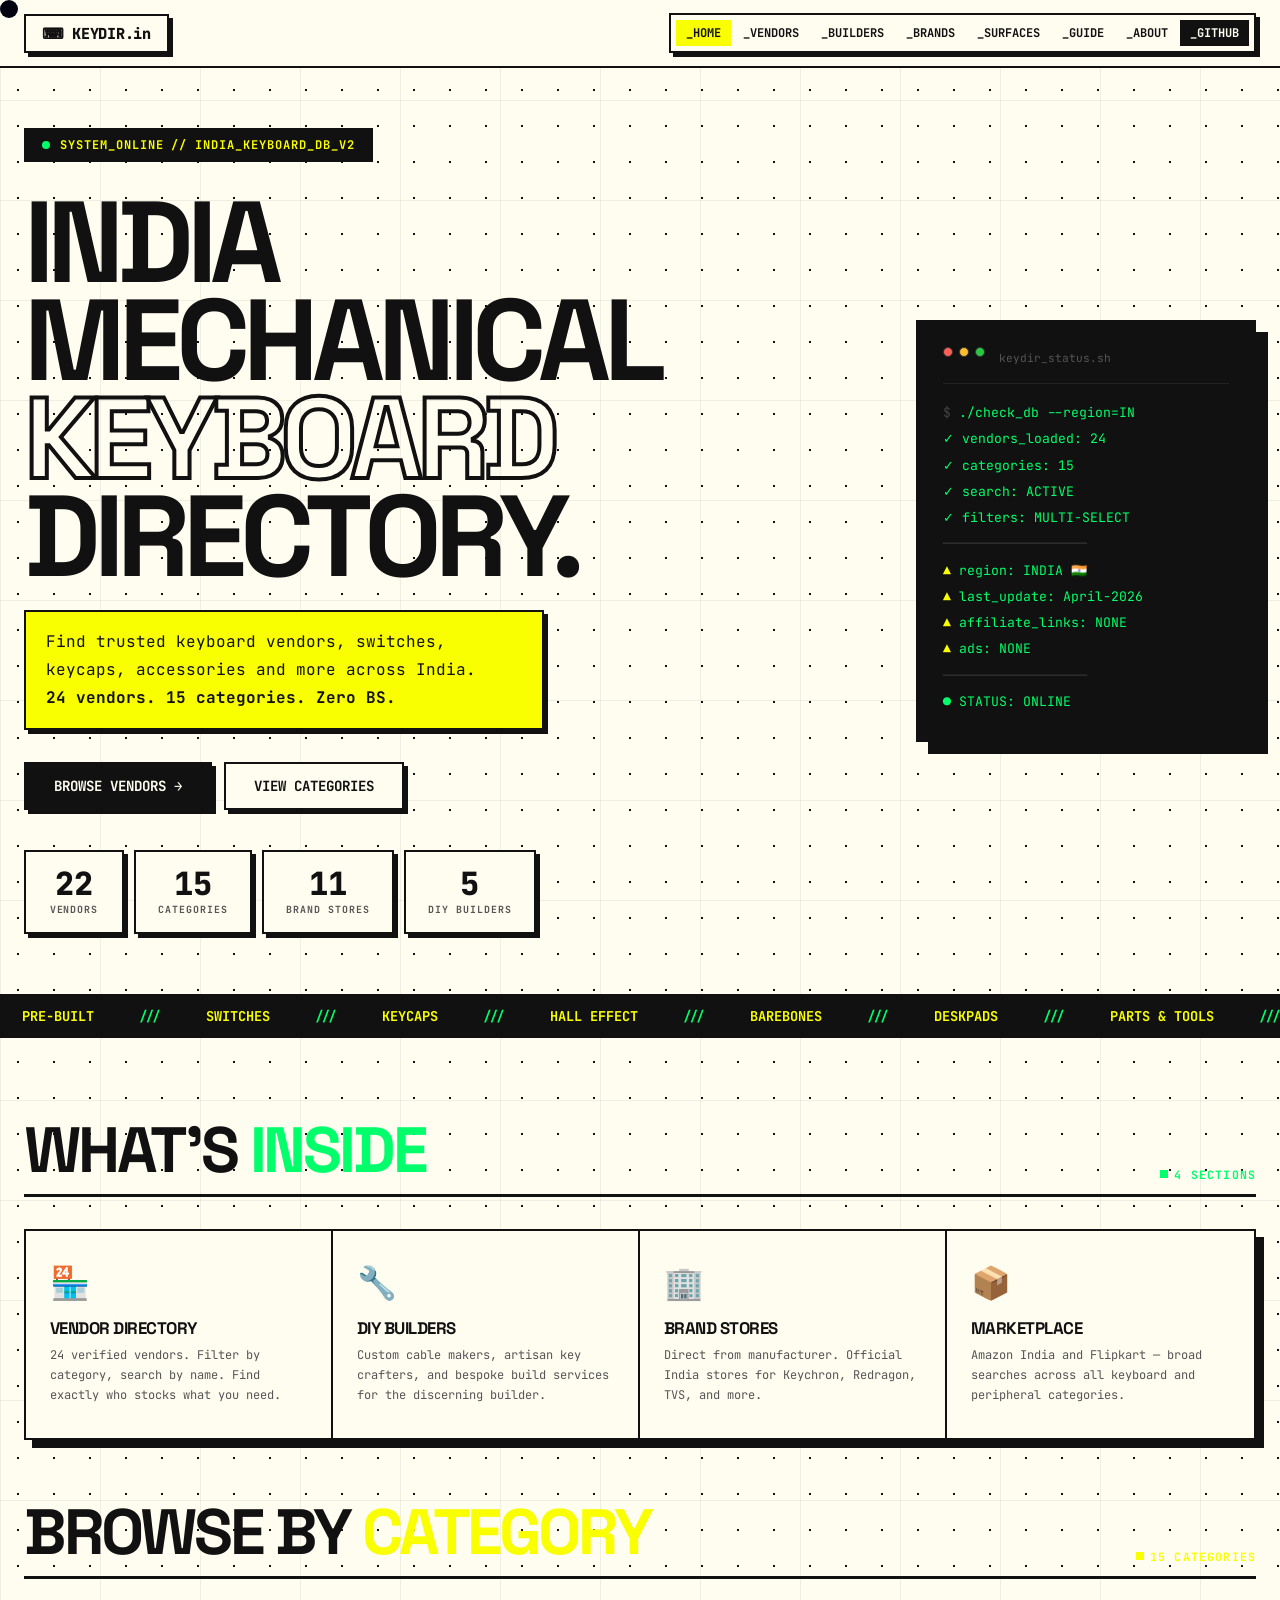
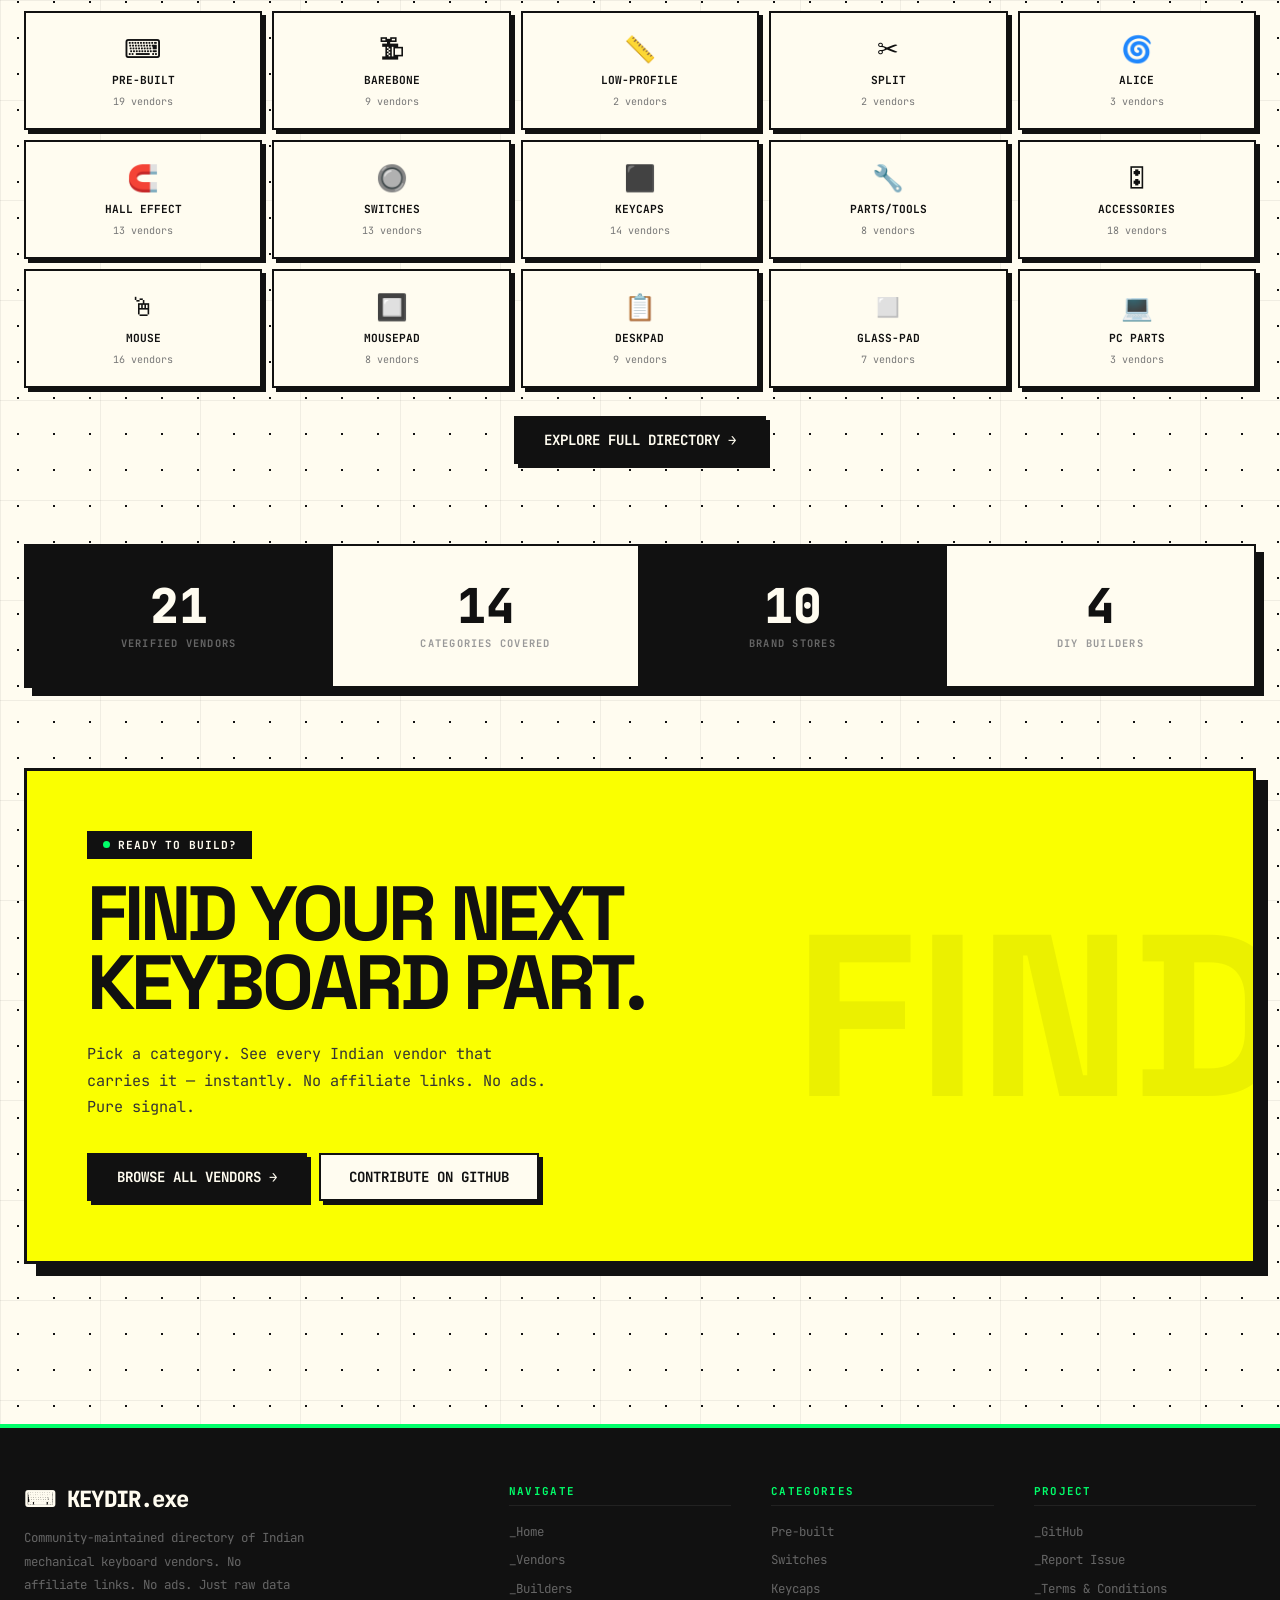
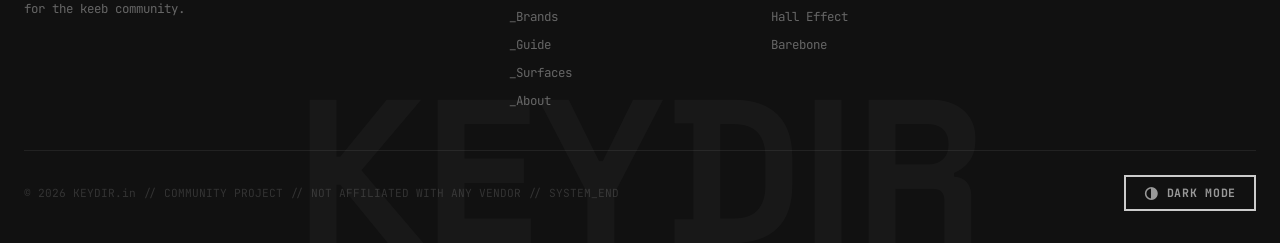
<file: index.html>
<head>

<!-- Basic Setup -->
<meta charset="UTF-8">
<meta name="viewport" content="width=device-width, initial-scale=1.0">

<title>KEYDIR.in — India Mechanical Keyboard Directory</title>

<script defer src="https://cloud.umami.is/script.js" data-website-id="35caf6d4-f14b-4b28-9f07-600b6910a4d3"></script>

<meta name="description"
content="India’s mechanical keyboard directory. Discover keyboard vendors, custom builders, switches, keycaps, accessories, and group buys across India. Fast. Raw. Community-powered.">

<meta name="robots" content="index, follow, max-image-preview:large">

<link rel="canonical" href="https://keydir.in/">

<!-- Geo Targeting (helps India relevance slightly) -->
<meta name="geo.region" content="IN">
<meta name="geo.placename" content="India">

<!-- Theme color -->
<meta name="theme-color" content="#000000">

<!-- Favicon / Branding -->
<link rel="icon" type="image/png" sizes="32x32" href="/assets/img/favicon-32.png">
<link rel="icon" type="image/png" sizes="192x192" href="/assets/img/favicon-192.png">
<link rel="icon" type="image/png" sizes="512x512" href="/assets/img/favicon-512.png">
<link rel="apple-touch-icon" href="/assets/img/favicon-512.png">

<!-- Open Graph (Discord / WhatsApp / Reddit embed preview) -->
<meta property="og:title" content="KEYDIR.in — India Mechanical Keyboard Directory">
<meta property="og:description"
content="Discover keyboard vendors, custom builders, switches, keycaps, accessories, and group buys across India.">
<meta property="og:url" content="https://keydir.in/">
<meta property="og:type" content="website">
<meta property="og:site_name" content="KEYDIR.in">
<meta property="og:locale" content="en_IN">

<meta property="og:image" content="https://keydir.in/assets/img/Banner.png">
<meta property="og:image:width" content="1200">
<meta property="og:image:height" content="630">
<meta property="og:image:type" content="image/png">
<meta property="og:image:alt" content="KEYDIR.in — India Mechanical Keyboard Directory Banner">

<!-- Twitter Large Preview -->
<meta name="twitter:card" content="summary_large_image">
<meta name="twitter:title" content="KEYDIR.in — India Mechanical Keyboard Directory">
<meta name="twitter:description"
content="Find mechanical keyboard vendors, switches, keycaps, accessories, and builders across India.">
<meta name="twitter:image" content="https://keydir.in/assets/img/Banner.png">

<!-- Performance hint -->
<link rel="preconnect" href="https://fonts.googleapis.com">
<link rel="preconnect" href="https://fonts.gstatic.com" crossorigin>

<!-- Organization Schema (Google branding) -->
<script type="application/ld+json">
{
 "@context": "https://schema.org",
 "@type": "Organization",
 "name": "KEYDIR.in",
 "url": "https://keydir.in",
 "logo": "https://keydir.in/assets/img/favicon-512.png",
 "sameAs": []
}
</script>

<!-- Website Schema (adds sitelinks search eligibility later) -->
<script type="application/ld+json">
{
 "@context": "https://schema.org",
 "@type": "WebSite",
 "name": "KEYDIR.in",
 "url": "https://keydir.in",
 "potentialAction": {
   "@type": "SearchAction",
   "target": "https://keydir.in/vendors.html?q={search_term_string}",
   "query-input": "required name=search_term_string"
 }
}
</script>

<link rel="stylesheet" href="/assets/css/style.css">
<script src="/assets/js/theme.js"></script>
  <style>

/* ── Home-specific ── */
.hero-wrap{
  min-height:100vh;display:flex;flex-direction:column;
  justify-content:center;padding:var(--nav-h) 24px 0;
  max-width:1380px;margin:0 auto;
}
.hero-grid{display:grid;grid-template-columns:1fr 340px;align-items:center;gap:60px;padding:60px 0}
.hero-eyebrow{
  display:inline-flex;align-items:center;gap:10px;
  background:var(--border);color:var(--yellow);
  font-family:var(--f-m);font-size:.75rem;font-weight:700;
  padding:7px 16px;border:2px solid var(--border);margin-bottom:2rem;
  letter-spacing:.08em;text-transform:uppercase;
  animation:fade-up .6s ease both;
}
.hero-eyebrow .dot{width:8px;height:8px;background:var(--green);border-radius:50%;flex-shrink:0;animation:blink 1s step-end infinite}
@keyframes fade-up{from{opacity:0;transform:translateY(20px)}to{opacity:1;transform:none}}
.hero-title{
  font-family:var(--f-d);
  font-size:clamp(3.5rem,9vw,7.5rem);
  font-weight:800;line-height:.85;letter-spacing:-.06em;
  text-transform:uppercase;margin-bottom:1.5rem;
  animation:fade-up .65s .08s ease both;
}
.hero-title .outline{-webkit-text-stroke:4px var(--text);color:transparent}
.hero-sub{
  font-family:var(--f-m);font-size:1rem;line-height:1.75;
  background:var(--yellow);border:2px solid var(--border);
  padding:16px 20px;box-shadow:var(--sh);
  transform:rotate(.5deg);max-width:520px;
  margin-bottom:2rem;
  animation:fade-up .65s .16s ease both;
}
.hero-actions{display:flex;flex-wrap:wrap;gap:12px;margin-bottom:2.5rem;animation:fade-up .65s .22s ease both}
.hero-stats{display:flex;gap:10px;flex-wrap:wrap;animation:fade-up .65s .28s ease both}
/* Terminal card */
.terminal{
  background:var(--border);border:3px solid var(--border);
  box-shadow:var(--sh-xl);padding:24px;
  font-family:var(--f-m);font-size:.82rem;line-height:2;color:var(--green);
}
.terminal .t-bar{
  display:flex;gap:6px;margin-bottom:16px;padding-bottom:14px;
  border-bottom:1px solid #222;
}
.terminal .t-dot{width:10px;height:10px;border-radius:50%;border:1px solid #333}
.terminal .t-dot:nth-child(1){background:#FF5F57}
.terminal .t-dot:nth-child(2){background:#FFBD2E}
.terminal .t-dot:nth-child(3){background:#28C840}
.terminal .t-line{display:flex;gap:8px}
.terminal .t-prompt{color:#444}
.terminal .t-ok{color:var(--green)}
.terminal .t-dim{color:#333}
.terminal .t-warn{color:var(--yellow)}
/* Feature grid */
.feat-grid{
  display:grid;grid-template-columns:repeat(4,1fr);gap:0;
  border:2px solid var(--border);box-shadow:var(--sh-lg);
  background:var(--surface);
}
.feat-item{
  padding:32px 24px;border-right:2px solid var(--border);
  border-bottom:2px solid var(--border);
  transition:all .12s;cursor:pointer;text-decoration:none;color:inherit;
  display:block;
}
.feat-item:nth-child(4n){border-right:none}
.feat-item:nth-last-child(-n+4){border-bottom:none}
.feat-item:hover{transform:translate(3px,3px);box-shadow:-3px -3px 0 #111 inset}
.feat-icon{font-size:2rem;margin-bottom:14px;display:block}
.feat-name{font-family:var(--f-d);font-size:1.05rem;font-weight:800;text-transform:uppercase;letter-spacing:-.03em;margin-bottom:6px}
.feat-desc{font-family:var(--f-m);font-size:.75rem;color:var(--text-muted);line-height:1.7}
.feat-item:hover .feat-name{text-decoration:underline;text-underline-offset:4px}
/* Category preview */
.cat-preview-grid{display:grid;grid-template-columns:repeat(5,1fr);gap:10px}
.cat-prev-btn{
  background:var(--surface);border:2px solid var(--border);
  padding:20px 12px;box-shadow:var(--sh);
  display:flex;flex-direction:column;align-items:center;gap:8px;
  text-align:center;text-decoration:none;color:var(--border);
  transition:all .12s;
}
.cat-prev-btn:hover{transform:translate(2px,2px);box-shadow:2px 2px 0 #111}
.cat-prev-btn.yellow:hover{background:var(--yellow)}
.cat-prev-btn.green:hover{background:var(--green)}
.cat-prev-btn.blue:hover{background:var(--blue);color:#fff}
.cat-prev-btn.pink:hover{background:var(--pink);color:#fff}
.cat-prev-btn.orange:hover{background:var(--orange);color:#fff}
.cat-prev-btn.cyan:hover{background:var(--cyan)}
.cat-prev-btn.red:hover{background:var(--red);color:#fff}
.cat-prev-btn.purple:hover{background:var(--purple);color:#fff}
.cat-prev-btn.black:hover{background:var(--border);color:#fff}
.cat-prev-btn.teal:hover{background:var(--teal);color:#fff}
.cpb-icon{font-size:1.6rem}
.cpb-lbl{font-family:var(--f-m);font-size:.7rem;font-weight:700;text-transform:uppercase}
.cpb-count{font-family:var(--f-m);font-size:.63rem;color:#777}
/* Stats section */
.stats-row{display:grid;grid-template-columns:repeat(4,1fr);gap:0;border:2px solid var(--border);box-shadow:var(--sh-lg)}
.stat-item{
  padding:36px 24px;border-right:2px solid var(--border);
  background:var(--surface);text-align:center;color:var(--text);
}
.stat-item:last-child{border-right:none}
.stat-item:nth-child(odd){background:var(--dark-card-bg);color:var(--dark-card-text)}
.stat-item:nth-child(odd) .stat-lbl{color:var(--dark-card-muted)}
.stat-big{font-family:var(--f-m);font-size:3rem;font-weight:800;line-height:1;display:block}
.stat-lbl{font-family:var(--f-m);font-size:.65rem;font-weight:700;letter-spacing:.12em;text-transform:uppercase;color:var(--text-dim);margin-top:6px;display:block}
/* CTA section */
.cta-wrap{
  background:var(--cta-bg);border:3px solid var(--border);color:var(--cta-text);
  box-shadow:var(--sh-xl);padding:60px;position:relative;overflow:hidden;
}
.cta-wrap::before{
  content:'FIND';position:absolute;right:-2rem;top:50%;transform:translateY(-50%);
  font-family:var(--f-d);font-size:18vw;font-weight:800;
  color:rgba(0,0,0,.06);line-height:1;pointer-events:none;
}
@media(max-width:1100px){.feat-grid{grid-template-columns:repeat(2,1fr)}.feat-item:nth-child(2n){border-right:none}}
@media(max-width:860px){.hero-grid{grid-template-columns:1fr;gap:32px}.terminal{display:none}.stats-row{grid-template-columns:repeat(2,1fr)}.stat-item:nth-child(2){border-right:none}}
@media(max-width:600px){.cat-preview-grid{grid-template-columns:repeat(2,1fr)}.feat-grid{grid-template-columns:1fr}.feat-item:nth-child(n){border-right:none}.hero-wrap{padding-left:16px;padding-right:16px}.hero-stats{gap:8px}.stat-box{min-width:80px;padding:12px 14px}.cta-wrap{padding:32px 20px}}

</style>
</head>

<body>
  <div id="cursor"></div>
  <div id="prog"></div>

  <nav class="navbar">
    <a href="/" class="nav-logo">⌨ KEYDIR.in</a>
    <div class="nav-links">
      <a href="/" class="active">_Home</a>
      <a href="/vendors/">_Vendors</a>
      <a href="/builders/">_Builders</a>
      <a href="/brands/">_Brands</a>
      <a href="/surfaces/">_Surfaces</a>
      <a href="/guide/">_Guide</a>
      <a href="/about/">_About</a>
      <a href="https://github.com/SHADOW269/Keydir.in" target="_blank"
        style="background:var(--text);color:var(--bg)">_GitHub</a>
    </div>
    <button class="nav-ham" id="ham"><span></span><span></span><span></span></button>
  </nav>
  <div id="mob-nav">
    <button id="mob-close">[ X ]</button>
    <a href="/">_Home</a>
    <a href="/vendors/">_Vendors</a>
    <a href="/builders/">_Builders</a>
    <a href="/brands/">_Brands</a>
    <a href="/surfaces/">_Surfaces</a>
    <a href="/about/">_About</a>
  </div>

  <!-- HERO -->
  <div class="hero-wrap">
    <div class="hero-grid">
      <div class="hero-left">
        <div class="hero-eyebrow"><span class="dot"></span> SYSTEM_ONLINE // INDIA_KEYBOARD_DB_v2</div>
        <h1 class="hero-title">
          INDIA<br />
          MECHANICAL<br />
          <span class="outline">KEYBOARD</span><br />
          DIRECTORY.
        </h1>
        <p class="hero-sub">
          Find trusted keyboard vendors, switches, keycaps, accessories and more across India.<br />
          <b><span data-stat="vendors">19</span> vendors. 15 categories. Zero BS.</b>
        </p>
        <div class="hero-actions">
          <a href="/vendors/" class="btn-primary">Browse Vendors →</a>
          <a href="#categories" class="btn-secondary">View Categories</a>
        </div>
        <div class="hero-stats">
          <div class="stat-box"><span class="stat-num" data-count="22">0</span><span class="stat-label">Vendors</span>
          </div>
          <div class="stat-box"><span class="stat-num" data-count="15">0</span><span
              class="stat-label">Categories</span></div>
          <div class="stat-box"><span class="stat-num" data-count="11">0</span><span class="stat-label">Brand
              Stores</span></div>
          <div class="stat-box"><span class="stat-num" data-count="5">0</span><span class="stat-label">DIY
              Builders</span></div>
        </div>
      </div>
      <div class="hero-right">
        <div class="terminal">
          <div class="t-bar">
            <div class="t-dot"></div>
            <div class="t-dot"></div>
            <div class="t-dot"></div>
            <span style="font-size:.7rem;color:var(--text-muted);margin-left:8px">keydir_status.sh</span>
          </div>
          <div class="t-line"><span class="t-prompt">$</span><span>./check_db --region=IN</span></div>
          <div class="t-line"><span class="t-ok">✓</span><span>vendors_loaded: <span
                data-stat="vendors">22</span></span></div>
          <div class="t-line"><span class="t-ok">✓</span><span>categories: 15</span></div>
          <div class="t-line"><span class="t-ok">✓</span><span>search: ACTIVE</span></div>
          <div class="t-line"><span class="t-ok">✓</span><span>filters: MULTI-SELECT</span></div>
          <div class="t-dim">──────────────────</div>
          <div class="t-line"><span class="t-warn">▲</span><span>region: INDIA 🇮🇳</span></div>
          <div class="t-line"><span class="t-warn">▲</span><span>last_update: April-2026</span></div>
          <div class="t-line"><span class="t-warn">▲</span><span>affiliate_links: NONE</span></div>
          <div class="t-line"><span class="t-warn">▲</span><span>ads: NONE</span></div>
          <div class="t-dim">──────────────────</div>
          <div class="t-line"><span class="t-ok">●</span><span>STATUS: ONLINE</span></div>
        </div>
      </div>
    </div>
  </div>

  <!-- MARQUEE -->
  <div class="marquee-strip">
    <div class="marquee-track">
      <span>PRE-BUILT</span><span class="sep">///</span><span>SWITCHES</span><span
        class="sep">///</span><span>KEYCAPS</span><span class="sep">///</span><span>HALL EFFECT</span><span
        class="sep">///</span><span>BAREBONES</span><span class="sep">///</span><span>DESKPADS</span><span
        class="sep">///</span><span>PARTS &amp; TOOLS</span><span class="sep">///</span><span>MOUSE</span><span
        class="sep">///</span><span>ACCESSORIES</span><span class="sep">///</span><span>PC PARTS</span><span
        class="sep">///</span>
      <span>PRE-BUILT</span><span class="sep">///</span><span>SWITCHES</span><span
        class="sep">///</span><span>KEYCAPS</span><span class="sep">///</span><span>HALL EFFECT</span><span
        class="sep">///</span><span>BAREBONES</span><span class="sep">///</span><span>DESKPADS</span><span
        class="sep">///</span><span>PARTS &amp; TOOLS</span><span class="sep">///</span><span>MOUSE</span><span
        class="sep">///</span><span>ACCESSORIES</span><span class="sep">///</span><span>PC PARTS</span><span
        class="sep">///</span>
    </div>
  </div>

  <!-- WHAT'S INSIDE -->
  <div class="page-body">
    <section style="padding:80px 0 60px">
      <div class="sec-head reveal">
        <h2>WHAT'S <em style="color:var(--green)">INSIDE</em></h2>
        <div class="sec-tag" style="color:var(--green)">4 SECTIONS</div>
      </div>
      <div class="feat-grid reveal" style="transition-delay:.08s">
        <a href="/vendors/" class="feat-item" style="background:var(--surface)">
          <span class="feat-icon">🏪</span>
          <div class="feat-name">Vendor Directory</div>
          <div class="feat-desc"><span data-stat="vendors">19</span> verified vendors. Filter by category, search by
            name. Find exactly who stocks what you need.</div>
        </a>
        <a href="/builders/" class="feat-item" style="background:var(--surface)">
          <span class="feat-icon">🔧</span>
          <div class="feat-name">DIY Builders</div>
          <div class="feat-desc">Custom cable makers, artisan key crafters, and bespoke build services for the
            discerning builder.</div>
        </a>
        <a href="/brands/#All-Brands" class="feat-item" style="background:var(--surface)">
          <span class="feat-icon">🏢</span>
          <div class="feat-name">Brand Stores</div>
          <div class="feat-desc">Direct from manufacturer. Official India stores for Keychron, Redragon, TVS, and more.
          </div>
        </a>
        <a href="/vendors/#Marketplace" class="feat-item" style="background:var(--surface)">
          <span class="feat-icon">📦</span>
          <div class="feat-name">Marketplace</div>
          <div class="feat-desc">Amazon India and Flipkart — broad searches across all keyboard and peripheral
            categories.</div>
        </a>
      </div>
    </section>

    <!-- CATEGORY PREVIEW -->
    <section style="padding:0 0 80px" id="categories">
      <div class="sec-head reveal">
        <h2>BROWSE BY <em style="color:var(--yellow)">CATEGORY</em></h2>
        <div class="sec-tag" style="color:var(--yellow)">15 CATEGORIES</div>
      </div>
      <div class="cat-preview-grid reveal" style="transition-delay:.08s" id="catPreview"></div>
      <div style="margin-top:20px;text-align:center">
        <a href="/vendors/" class="btn-primary" style="margin-top:8px">Explore Full Directory →</a>
      </div>
    </section>

    <!-- STATS STRIP -->
    <section style="padding:0 0 80px">
      <div class="stats-row reveal">
        <div class="stat-item">
          <span class="stat-big" data-count="22">0</span>
          <span class="stat-lbl">Verified Vendors</span>
        </div>
        <div class="stat-item">
          <span class="stat-big" data-count="15">0</span>
          <span class="stat-lbl">Categories Covered</span>
        </div>
        <div class="stat-item">
          <span class="stat-big" data-count="11">0</span>
          <span class="stat-lbl">Brand Stores</span>
        </div>
        <div class="stat-item">
          <span class="stat-big" data-count="5">0</span>
          <span class="stat-lbl">DIY Builders</span>
        </div>
      </div>
    </section>

    <!-- CTA -->
    <section style="padding:0 0 80px">
      <div class="cta-wrap reveal">
        <div class="section-tag-label"><span class="dot"></span> READY TO BUILD?</div>
        <h2
          style="font-family:var(--f-d);font-size:clamp(2.5rem,6vw,5rem);font-weight:800;text-transform:uppercase;letter-spacing:-.05em;line-height:.9;margin-bottom:1.5rem">
          Find Your Next<br />Keyboard Part.
        </h2>
        <p
          style="font-family:var(--f-m);font-size:.95rem;max-width:460px;margin-bottom:2rem;line-height:1.75;color:var(--cta-text-muted)">
          Pick a category. See every Indian vendor that carries it — instantly. No affiliate links. No ads. Pure signal.
        </p>
        <div style="display:flex;gap:12px;flex-wrap:wrap">
          <a href="/vendors/" class="btn-primary">Browse All Vendors →</a>
          <a href="https://github.com/SHADOW269/Keydir.in" target="_blank" class="btn-secondary">Contribute on
            GitHub</a>
        </div>
      </div>
    </section>
  </div>

<!-- FOOTER -->
<footer>
  <div class="footer-inner">

    <div>
      <div class="f-logo">⌨ KEYDIR.exe</div>
      <div class="f-desc">
        Community-maintained directory of Indian mechanical keyboard vendors.
        No affiliate links. No ads. Just raw data for the keeb community.
      </div>
    </div>

    <div class="f-col">
      <h4>Navigate</h4>
      <ul>
        <li><a href="/">_Home</a></li>
        <li><a href="/vendors/">_Vendors</a></li>
        <li><a href="/builders/">_Builders</a></li>
        <li><a href="/brands/">_Brands</a></li>
        <li><a href="/guide/">_Guide</a></li>
        <li><a href="/surfaces/">_Surfaces</a></li>
        <li><a href="/about/">_About</a></li>
      </ul>
    </div>

    <div class="f-col">
      <h4>Categories</h4>
      <ul>
        <li><a href="/vendors/">Pre-built</a></li>
        <li><a href="/vendors/">Switches</a></li>
        <li><a href="/vendors/">Keycaps</a></li>
        <li><a href="/vendors/">Hall Effect</a></li>
        <li><a href="/vendors/">Barebone</a></li>
      </ul>
    </div>

    <div class="f-col">
      <h4>Project</h4>
      <ul>
        <li>
          <a href="https://github.com/SHADOW269/Keydir.in" target="_blank" rel="noopener">
            _GitHub
          </a>
        </li>
        <li>
          <a href="https://github.com/SHADOW269/Keydir.in/issues" target="_blank" rel="noopener">
            _Report Issue
          </a>
        </li>
        <li><a href="/Terms-and-Conditions/">_Terms & Conditions</a></li>
      </ul>
    </div>

  </div>

  <div class="f-bottom">
    <div class="f-copy">
      © 2026 KEYDIR.in // COMMUNITY PROJECT // NOT AFFILIATED WITH ANY VENDOR // SYSTEM_END
    </div>

    <button class="theme-toggle" onclick="toggleTheme()">
      <span class="tt-icon">◑</span>
      <span class="tt-label">DARK MODE</span>
    </button>
  </div>

  <div class="f-watermark">KEYDIR</div>
</footer>

  <script src="/assets/js/shared.js"></script>
  <!-- Primary SEO Generates category preview buttons dynamically -->
  <script>
    document.addEventListener("DOMContentLoaded", () => {
      const grid = document.getElementById("catPreview");
      if (!grid) return;
      CAT_META.forEach(cat => {
        const n = VENDORS.filter(v => v.cats.includes(cat.id)).length;
        const a = document.createElement("a");
        a.href = "/vendors/";
        a.className = `cat-prev-btn ${cat.col}`;
        a.innerHTML = `<span class="cpb-icon">${cat.icon}</span><span class="cpb-lbl">${cat.label}</span><span class="cpb-count">${n} vendors</span>`;
        grid.appendChild(a);
      });
    });
  </script>
</body>

</html>
</file>
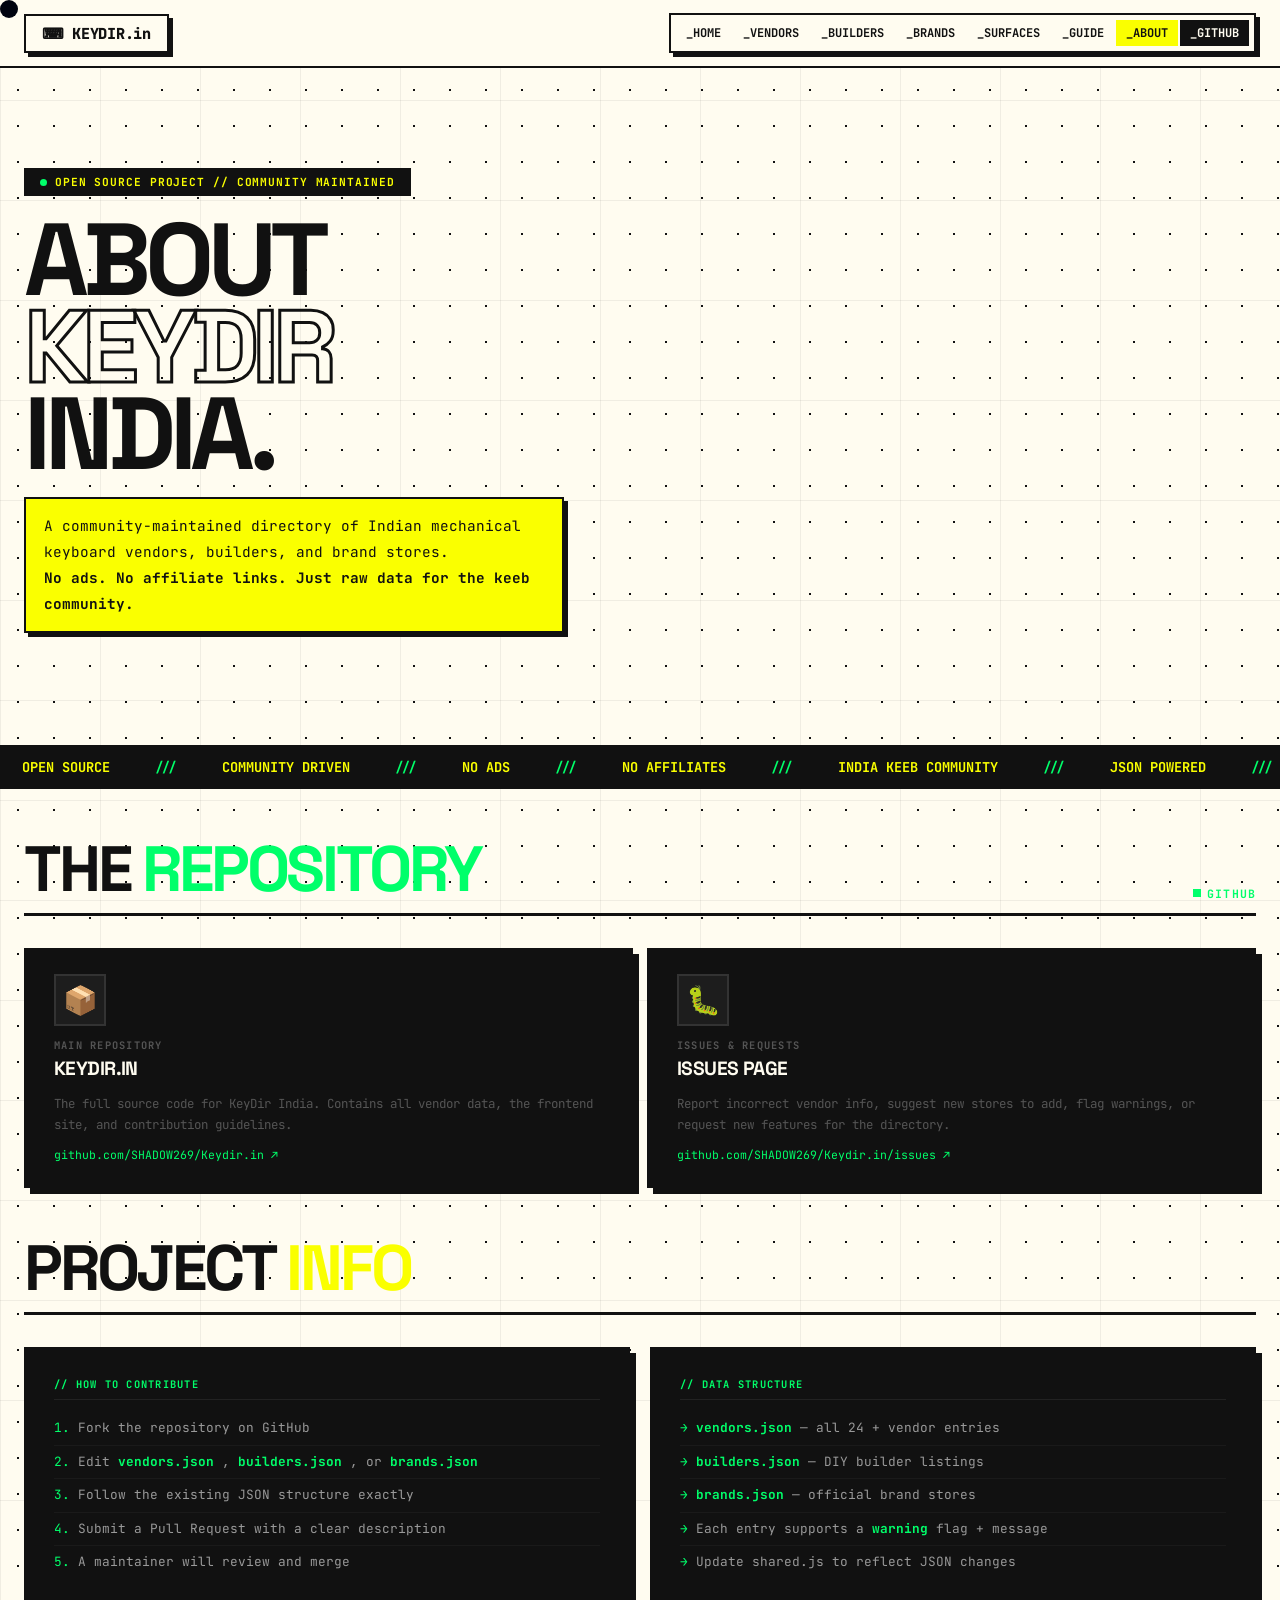
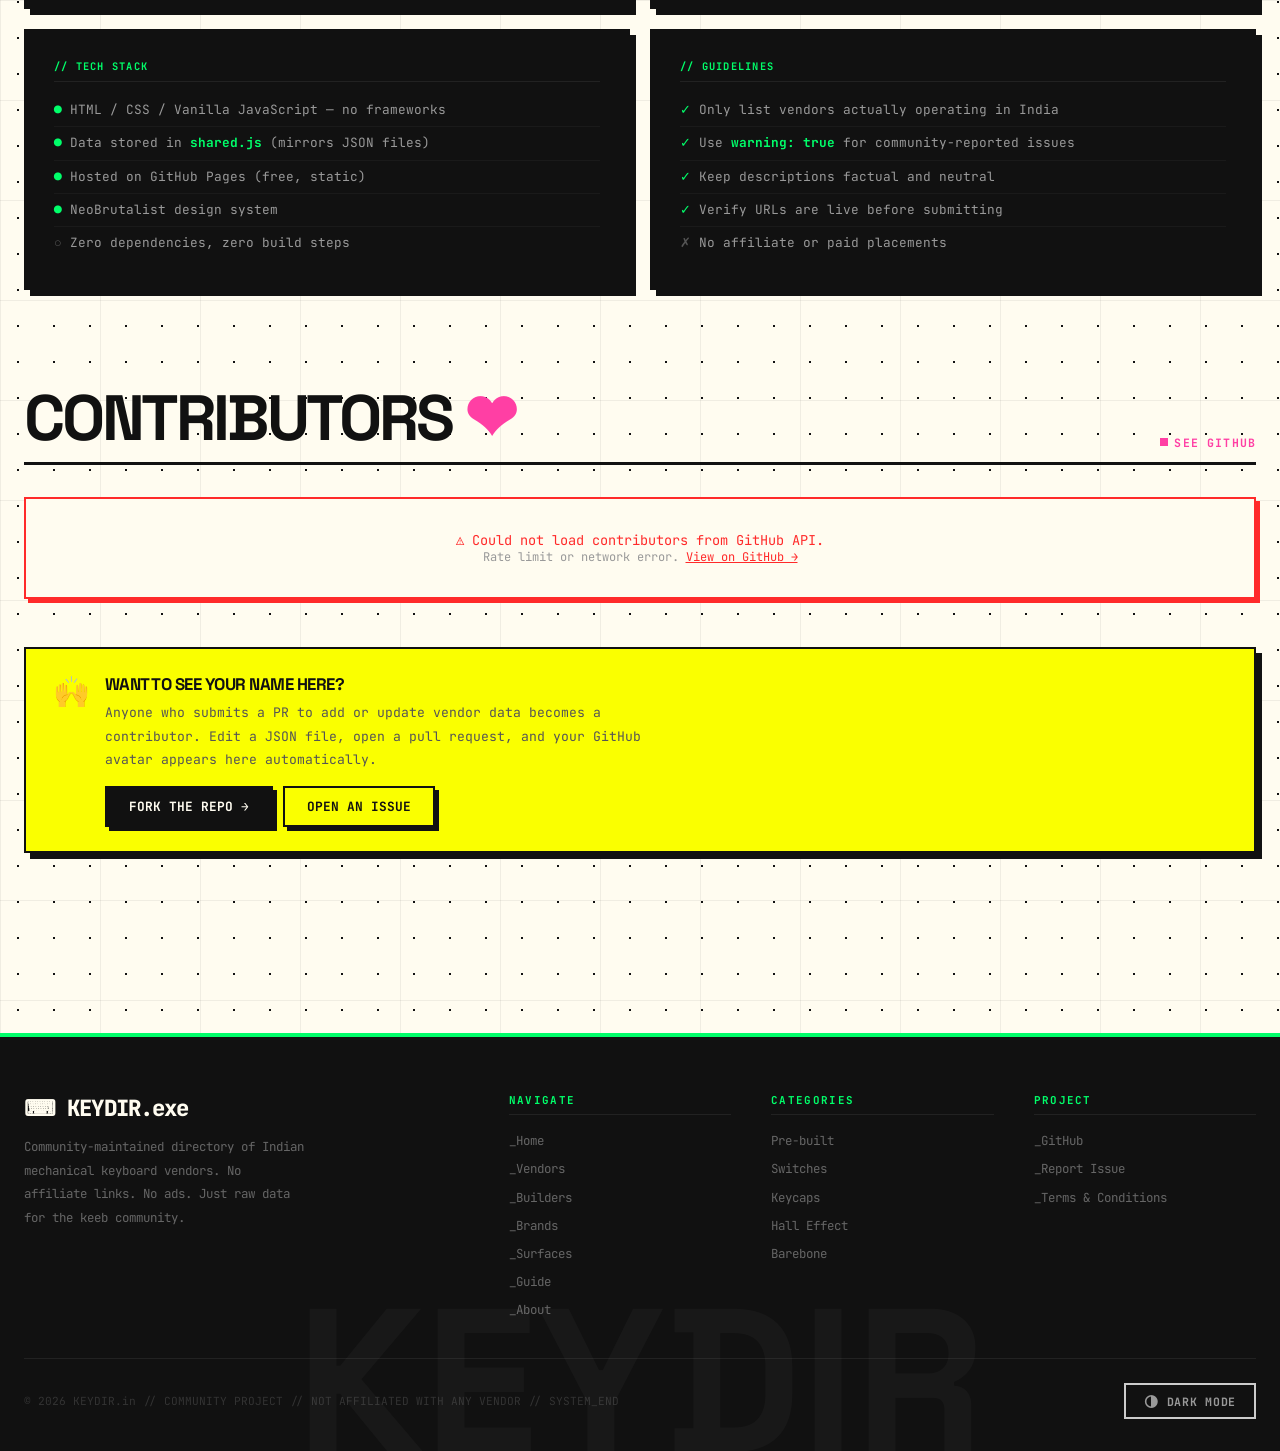
<file: about/index.html>
<head>

<!-- Basic Setup -->
<meta charset="UTF-8">
<meta name="viewport" content="width=device-width, initial-scale=1.0">

<title>About KEYDIR.in — India Mechanical Keyboard Directory</title>

<script defer src="https://cloud.umami.is/script.js" data-website-id="35caf6d4-f14b-4b28-9f07-600b6910a4d3"></script>

<meta name="description"
content="Learn about KEYDIR.in — India’s mechanical keyboard directory built to help enthusiasts discover vendors, builders, switches, keycaps, accessories, and group buys across India.">

<meta name="robots" content="index, follow, max-image-preview:large">

<link rel="canonical" href="https://keydir.in/about/">

<!-- Geo Targeting -->
<meta name="geo.region" content="IN">
<meta name="geo.placename" content="India">

<!-- Theme color -->
<meta name="theme-color" content="#000000">

<!-- Favicons -->
<link rel="icon" type="image/png" sizes="32x32" href="/assets/img/favicon-32.png">
<link rel="icon" type="image/png" sizes="192x192" href="/assets/img/favicon-192.png">
<link rel="icon" type="image/png" sizes="512x512" href="/assets/img/favicon-512.png">
<link rel="apple-touch-icon" href="/assets/img/favicon-512.png">

<!-- Open Graph -->
<meta property="og:title" content="About KEYDIR.in — India Mechanical Keyboard Directory">
<meta property="og:description"
content="Discover the mission behind KEYDIR.in and how it helps the Indian mechanical keyboard community find vendors, builders, switches, and accessories.">
<meta property="og:url" content="https://keydir.in/about/">
<meta property="og:type" content="website">
<meta property="og:site_name" content="KEYDIR.in">
<meta property="og:locale" content="en_IN">

<meta property="og:image" content="https://keydir.in/assets/img/Banner.png">
<meta property="og:image:width" content="1200">
<meta property="og:image:height" content="630">
<meta property="og:image:alt" content="KEYDIR.in India Mechanical Keyboard Directory Banner">

<!-- Twitter preview -->
<meta name="twitter:card" content="summary_large_image">
<meta name="twitter:title" content="About KEYDIR.in — India Mechanical Keyboard Directory">
<meta name="twitter:description"
content="Learn about KEYDIR.in — India’s mechanical keyboard vendor directory.">
<meta name="twitter:image" content="https://keydir.in/assets/img/Banner.png">

<!-- Organization Schema -->
<script type="application/ld+json">
{
 "@context": "https://schema.org",
 "@type": "Organization",
 "name": "KEYDIR.in",
 "url": "https://keydir.in",
 "logo": "https://keydir.in/assets/img/favicon-512.png"
}
</script>

<!-- About Page Schema -->
<script type="application/ld+json">
{
 "@context": "https://schema.org",
 "@type": "AboutPage",
 "name": "About KEYDIR.in",
 "url": "https://keydir.in/about/",
 "description": "About KEYDIR.in — India’s mechanical keyboard directory helping users discover vendors, builders, switches, keycaps, and accessories."
}
</script>

<link rel="stylesheet" href="/assets/css/style.css">
<script src="/assets/js/theme.js"></script>
<style>
/* ── About page specific ── */
.about-hero{padding:calc(var(--nav-h) + 100px) 24px 80px;max-width:1380px;margin:0 auto}
.about-title{font-family:'Space Grotesk',sans-serif;font-size:clamp(3rem,8vw,6.5rem);font-weight:800;line-height:.85;letter-spacing:-.06em;text-transform:uppercase;margin-bottom:1.25rem}
.about-title .outline{-webkit-text-stroke:3px var(--text);color:transparent}
.about-sub{
  font-family:'JetBrains Mono',monospace;font-size:.9rem;line-height:1.8;
  background:#FAFF00;border:2px solid #111;padding:14px 18px;
  box-shadow:4px 4px 0 #111;transform:rotate(.3deg);
  display:inline-block;margin-bottom:2rem;max-width:540px;
}

/* Repo links */
.repo-cards{display:grid;grid-template-columns:repeat(2,1fr);gap:14px;margin-bottom:3rem}
.repo-card{
  background:#111;border:2px solid #111;box-shadow:6px 6px 0 #111;
  padding:24px 28px;text-decoration:none;color:var(--surface);
  display:flex;flex-direction:column;gap:12px;
  transition:transform .12s,box-shadow .12s;
}
.repo-card:hover{transform:translate(4px,4px);box-shadow:2px 2px 0 #111}
.repo-card-icon{font-size:1.75rem;width:52px;height:52px;border:2px solid #333;display:flex;align-items:center;justify-content:center;background:rgba(255,255,255,.05)}
.repo-card-label{font-family:'JetBrains Mono',monospace;font-size:.65rem;font-weight:700;letter-spacing:.12em;text-transform:uppercase;color:var(--text-muted);margin-bottom:4px}
.repo-card-name{font-family:'Space Grotesk',sans-serif;font-size:1.2rem;font-weight:800;text-transform:uppercase;letter-spacing:-.03em}
.repo-card-desc{font-family:'JetBrains Mono',monospace;font-size:.78rem;color:var(--text-muted);line-height:1.7}
.repo-card-link{font-family:'JetBrains Mono',monospace;font-size:.72rem;color:#00FF6A;margin-top:auto;display:flex;align-items:center;gap:6px}
.repo-card:hover .repo-card-name{color:#FAFF00}

/* Contributor grid */
.contributors-grid{
  display:grid;
  grid-template-columns:repeat(auto-fill,minmax(160px,1fr));
  gap:14px;
  margin-bottom:3rem;
}
.contributor-card{
  background:var(--surface);border:2px solid #111;box-shadow:4px 4px 0 #111;
  padding:20px 14px;text-align:center;text-decoration:none;color:#111;
  transition:transform .12s,box-shadow .12s;
  animation:kd-card-in .3s ease both;
}
.contributor-card:hover{transform:translate(3px,3px);box-shadow:1px 1px 0 #111;background:#FAFF00}
.contributor-avatar{
  width:80px;height:80px;border-radius:0;border:2px solid #111;
  display:block;margin:0 auto 12px;object-fit:cover;
  box-shadow:3px 3px 0 #111;
}
.contributor-name{font-family:'JetBrains Mono',monospace;font-size:.78rem;font-weight:700;text-transform:uppercase;letter-spacing:.04em;margin-bottom:4px}
.contributor-commits{font-family:'JetBrains Mono',monospace;font-size:.62rem;color:#777}
.contributor-card:hover .contributor-commits{color:#555}

/* Skeleton loader */
.contrib-skeleton{
  background:var(--surface);border:2px solid #111;box-shadow:4px 4px 0 #111;
  padding:20px 14px;text-align:center;
}
.skel-avatar{width:80px;height:80px;border:2px solid #e0e0e0;background:linear-gradient(90deg,#f0f0f0 25%,#e0e0e0 50%,#f0f0f0 75%);background-size:200% 100%;animation:shimmer 1.4s infinite;margin:0 auto 12px}
.skel-line{height:10px;background:linear-gradient(90deg,#f0f0f0 25%,#e0e0e0 50%,#f0f0f0 75%);background-size:200% 100%;animation:shimmer 1.4s infinite;border-radius:2px;margin:0 auto 6px}
@keyframes shimmer{0%{background-position:200% 0}100%{background-position:-200% 0}}
@keyframes kd-card-in{from{opacity:0;transform:translateY(12px)}to{opacity:1;transform:none}}

/* Project info */
.info-grid{display:grid;grid-template-columns:1fr 1fr;gap:20px;margin-bottom:3rem}
.info-card{background:#111;border:2px solid #111;box-shadow:6px 6px 0 #111;padding:28px;color:var(--surface)}
.info-card-title{font-family:'JetBrains Mono',monospace;font-size:.65rem;font-weight:700;letter-spacing:.12em;text-transform:uppercase;color:#00FF6A;margin-bottom:12px;padding-bottom:8px;border-bottom:1px solid #222}
.info-card p{font-family:'JetBrains Mono',monospace;font-size:.82rem;color:var(--text-dim);line-height:1.9}
.info-card strong{color:#00FF6A}
.info-card a{color:#FAFF00;text-decoration:none}
.info-card a:hover{text-decoration:underline}
.info-list{list-style:none;padding:0;margin:0}
.info-list li{font-family:'JetBrains Mono',monospace;font-size:.8rem;color:var(--text-dim);padding:6px 0;border-bottom:1px solid #1a1a1a;display:flex;align-items:flex-start;gap:8px;line-height:1.6}
.info-list li:last-child{border-bottom:none}
.info-list .ok{color:#00FF6A;flex-shrink:0}
.info-list .dim{color:var(--text-muted);flex-shrink:0}

/* Error state */
.contrib-error{
  grid-column:1/-1;border:2px solid #FF2A2A;background:var(--surface);
  padding:2rem;font-family:'JetBrains Mono',monospace;font-size:.85rem;color:#FF2A2A;
  box-shadow:4px 4px 0 #FF2A2A;text-align:center;
}

/* Sec head */
.sec-head{display:flex;align-items:flex-end;justify-content:space-between;border-bottom:3px solid #111;padding-bottom:12px;margin-bottom:2rem;flex-wrap:wrap;gap:12px}
.sec-head h2{font-family:'Space Grotesk',sans-serif;font-size:clamp(2rem,5vw,4rem);font-weight:800;text-transform:uppercase;letter-spacing:-.05em;line-height:1}
.sec-tag{font-family:'JetBrains Mono',monospace;font-size:.72rem;font-weight:700;letter-spacing:.1em;display:flex;align-items:center;gap:6px}
.section-tag-label{display:inline-flex;align-items:center;gap:8px;background:#111;color:#FAFF00;font-family:'JetBrains Mono',monospace;font-size:.7rem;font-weight:700;padding:5px 14px;border:2px solid #111;margin-bottom:1.25rem;letter-spacing:.08em;text-transform:uppercase}
.dot{width:7px;height:7px;background:#00FF6A;display:inline-block;border-radius:50%;animation:blink 1s step-end infinite;flex-shrink:0}
@keyframes blink{50%{opacity:0}}
.reveal{opacity:0;transform:translateY(28px);transition:opacity .55s,transform .55s}
.reveal.in{opacity:1;transform:none}

@media(max-width:760px){.repo-cards{grid-template-columns:1fr}.info-grid{grid-template-columns:1fr}}
@media(max-width:580px){.contributors-grid{grid-template-columns:repeat(2,1fr)}}
@media(max-width:640px){.about-hero{padding-left:16px;padding-right:16px}}
</style>
</head>
<body>
<div id="cursor"></div>
<div id="prog"></div>

<nav class="navbar">
  <a href="/" class="nav-logo">⌨ KEYDIR.in</a>
  <div class="nav-links">
    <a href="/">_Home</a>
    <a href="/vendors/">_Vendors</a>
    <a href="/builders/">_Builders</a>
    <a href="/brands/">_Brands</a>
    <a href="/surfaces/">_Surfaces</a>
    <a href="/guide/">_Guide</a>
    <a href="/about/" class="active">_About</a>
    <a href="https://github.com/SHADOW269/Keydir.in" target="_blank" style="background:var(--dark-card-bg);color:#FFFCF0">_GitHub</a>
  </div>
  <button class="nav-ham" id="ham"><span></span><span></span><span></span></button>
</nav>
<div id="mob-nav">
  <button id="mob-close">[ X ]</button>
  <a href="/">_Home</a>
  <a href="/vendors/">_Vendors</a>
  <a href="/builders/">_Builders</a>
  <a href="/brands/">_Brands</a>
  <a href="/surfaces/">_Surfaces</a>
  <a href="/guide/">_Guide</a>
  <a href="/about/">_About</a>
</div>

<!-- Hero -->
<div class="about-hero">
  <div class="section-tag-label reveal"><span class="dot"></span> OPEN SOURCE PROJECT // COMMUNITY MAINTAINED</div>
  <h1 class="about-title reveal" style="transition-delay:.06s">
    ABOUT<br/><span class="outline">KEYDIR</span><br/>INDIA.
  </h1>
  <p class="about-sub reveal" style="transition-delay:.12s">
    A community-maintained directory of Indian mechanical keyboard vendors, builders, and brand stores.<br/>
    <b>No ads. No affiliate links. Just raw data for the keeb community.</b>
  </p>
</div>

<!-- Marquee -->
<div class="marquee-strip">
  <div class="marquee-track">
    <span>OPEN SOURCE</span><span class="sep">///</span><span>COMMUNITY DRIVEN</span><span class="sep">///</span><span>NO ADS</span><span class="sep">///</span><span>NO AFFILIATES</span><span class="sep">///</span><span>INDIA KEEB COMMUNITY</span><span class="sep">///</span><span>JSON POWERED</span><span class="sep">///</span><span>GITHUB PAGES</span><span class="sep">///</span>
    <span>OPEN SOURCE</span><span class="sep">///</span><span>COMMUNITY DRIVEN</span><span class="sep">///</span><span>NO ADS</span><span class="sep">///</span><span>NO AFFILIATES</span><span class="sep">///</span><span>INDIA KEEB COMMUNITY</span><span class="sep">///</span><span>JSON POWERED</span><span class="sep">///</span><span>GITHUB PAGES</span><span class="sep">///</span>
  </div>
</div>

<div class="page-body" style="padding-bottom:100px">

  <!-- Repo links -->
  <section style="padding:3rem 0 0">
    <div class="sec-head reveal">
      <h2>THE <em style="color:#00FF6A">REPOSITORY</em></h2>
      <div class="sec-tag" style="color:#00FF6A">GITHUB</div>
    </div>
    <div class="repo-cards reveal" style="transition-delay:.08s">
      <a href="https://github.com/SHADOW269/Keydir.in" target="_blank" rel="noopener" class="repo-card">
        <div class="repo-card-icon">📦</div>
        <div>
          <div class="repo-card-label">Main Repository</div>
          <div class="repo-card-name">Keydir.in</div>
        </div>
        <div class="repo-card-desc">The full source code for KeyDir India. Contains all vendor data, the frontend site, and contribution guidelines.</div>
        <div class="repo-card-link">github.com/SHADOW269/Keydir.in ↗</div>
      </a>
      <a href="https://github.com/SHADOW269/Keydir.in/issues" target="_blank" rel="noopener" class="repo-card">
        <div class="repo-card-icon">🐛</div>
        <div>
          <div class="repo-card-label">Issues &amp; Requests</div>
          <div class="repo-card-name">Issues Page</div>
        </div>
        <div class="repo-card-desc">Report incorrect vendor info, suggest new stores to add, flag warnings, or request new features for the directory.</div>
        <div class="repo-card-link">github.com/SHADOW269/Keydir.in/issues ↗</div>
      </a>
    </div>
  </section>

  <!-- Project info -->
  <section style="padding:0 0 3rem">
    <div class="sec-head reveal">
      <h2>PROJECT <em style="color:#FAFF00">INFO</em></h2>
    </div>
    <div class="info-grid reveal" style="transition-delay:.08s">
      <div class="info-card">
        <div class="info-card-title">// HOW TO CONTRIBUTE</div>
        <ul class="info-list">
          <li><span class="ok">1.</span> Fork the repository on GitHub</li>
          <li><span class="ok">2.</span> Edit <strong>vendors.json</strong>, <strong>builders.json</strong>, or <strong>brands.json</strong></li>
          <li><span class="ok">3.</span> Follow the existing JSON structure exactly</li>
          <li><span class="ok">4.</span> Submit a Pull Request with a clear description</li>
          <li><span class="ok">5.</span> A maintainer will review and merge</li>
        </ul>
      </div>
      <div class="info-card">
        <div class="info-card-title">// DATA STRUCTURE</div>
        <ul class="info-list">
          <li><span class="ok">→</span> <strong>vendors.json</strong> — all <span data-stat="vendors">19</span>+ vendor entries</li>
          <li><span class="ok">→</span> <strong>builders.json</strong> — DIY builder listings</li>
          <li><span class="ok">→</span> <strong>brands.json</strong> — official brand stores</li>
          <li><span class="ok">→</span> Each entry supports a <strong>warning</strong> flag + message</li>
          <li><span class="ok">→</span> Update shared.js to reflect JSON changes</li>
        </ul>
      </div>
      <div class="info-card">
        <div class="info-card-title">// TECH STACK</div>
        <ul class="info-list">
          <li><span class="ok">●</span> HTML / CSS / Vanilla JavaScript — no frameworks</li>
          <li><span class="ok">●</span> Data stored in <strong>shared.js</strong> (mirrors JSON files)</li>
          <li><span class="ok">●</span> Hosted on GitHub Pages (free, static)</li>
          <li><span class="ok">●</span> NeoBrutalist design system</li>
          <li><span class="dim">○</span> Zero dependencies, zero build steps</li>
        </ul>
      </div>
      <div class="info-card">
        <div class="info-card-title">// GUIDELINES</div>
        <ul class="info-list">
          <li><span class="ok">✓</span> Only list vendors actually operating in India</li>
          <li><span class="ok">✓</span> Use <strong>warning: true</strong> for community-reported issues</li>
          <li><span class="ok">✓</span> Keep descriptions factual and neutral</li>
          <li><span class="ok">✓</span> Verify URLs are live before submitting</li>
          <li><span class="dim">✗</span> No affiliate or paid placements</li>
        </ul>
      </div>
    </div>
  </section>

  <!-- Contributors -->
  <section style="padding:0 0 80px">
    <div class="sec-head reveal">
      <h2>CONTRIBUTORS <em style="color:#FF3FA4">❤</em></h2>
      <div class="sec-tag" id="contribTag" style="color:#FF3FA4">LOADING...</div>
    </div>
    <div class="contributors-grid" id="contributorsGrid">
      <div class="contrib-skeleton"><div class="skel-avatar"></div><div class="skel-line" style="width:70%"></div><div class="skel-line" style="width:45%"></div></div>
      <div class="contrib-skeleton"><div class="skel-avatar"></div><div class="skel-line" style="width:60%"></div><div class="skel-line" style="width:40%"></div></div>
      <div class="contrib-skeleton"><div class="skel-avatar"></div><div class="skel-line" style="width:75%"></div><div class="skel-line" style="width:50%"></div></div>
    </div>

    <!-- CTA to become a contributor -->
    <div style="margin-top:2rem;border:2px solid var(--border);background:#FAFF00;padding:24px 28px;box-shadow:6px 6px 0 var(--shadow);display:flex;align-items:flex-start;gap:16px;flex-wrap:wrap" class="reveal">
      <div style="font-size:1.75rem;flex-shrink:0">🙌</div>
      <div>
        <div style="font-family:'Space Grotesk',sans-serif;font-size:1.05rem;font-weight:800;text-transform:uppercase;letter-spacing:-.03em;margin-bottom:6px">Want to see your name here?</div>
        <div style="font-family:'JetBrains Mono',monospace;font-size:.82rem;line-height:1.8;color:var(--text-muted);max-width:560px">
          Anyone who submits a PR to add or update vendor data becomes a contributor. Edit a JSON file, open a pull request, and your GitHub avatar appears here automatically.
        </div>
        <div style="margin-top:14px;display:flex;gap:10px;flex-wrap:wrap">
          <a href="https://github.com/SHADOW269/Keydir.in/fork" target="_blank" rel="noopener"
             style="display:inline-flex;align-items:center;gap:6px;padding:10px 22px;border:2px solid var(--border);background:var(--dark-card-bg);color:#FFFCF0;font-family:'JetBrains Mono',monospace;font-size:.8rem;font-weight:700;text-decoration:none;text-transform:uppercase;box-shadow:4px 4px 0 var(--shadow);transition:all .12s"
             onmouseenter="this.style.background='#111';this.style.color='#FAFF00'"
             onmouseleave="this.style.background='#111';this.style.color='#FFFCF0'">
            Fork the Repo →
          </a>
          <a href="https://github.com/SHADOW269/Keydir.in/issues/new" target="_blank" rel="noopener"
             style="display:inline-flex;align-items:center;gap:6px;padding:10px 22px;border:2px solid var(--border);background:transparent;color:#111;font-family:'JetBrains Mono',monospace;font-size:.8rem;font-weight:700;text-decoration:none;text-transform:uppercase;box-shadow:4px 4px 0 var(--shadow);transition:all .12s"
             onmouseenter="this.style.transform='translate(2px,2px)';this.style.boxShadow='2px 2px 0 #111'"
             onmouseleave="this.style.transform='';this.style.boxShadow='4px 4px 0 #111'">
            Open an Issue
          </a>
        </div>
      </div>
    </div>
  </section>

</div>

<!-- FOOTER -->
<footer>
  <div class="footer-inner">

    <div>
      <div class="f-logo">⌨ KEYDIR.exe</div>
      <div class="f-desc">
        Community-maintained directory of Indian mechanical keyboard vendors.
        No affiliate links. No ads. Just raw data for the keeb community.
      </div>
    </div>

    <div class="f-col">
      <h4>Navigate</h4>
      <ul>
        <li><a href="../">_Home</a></li>
        <li><a href="/vendors/">_Vendors</a></li>
        <li><a href="/builders/">_Builders</a></li>
        <li><a href="/brands/">_Brands</a></li>
        <li><a href="/surfaces/">_Surfaces</a></li>
        <li><a href="/guide/">_Guide</a></li>
        <li><a href="/about/">_About</a></li>
      </ul>
    </div>

    <div class="f-col">
      <h4>Categories</h4>
      <ul>
        <li><a href="/vendors/">Pre-built</a></li>
        <li><a href="/vendors/">Switches</a></li>
        <li><a href="/vendors/">Keycaps</a></li>
        <li><a href="/vendors/">Hall Effect</a></li>
        <li><a href="/vendors/">Barebone</a></li>
      </ul>
    </div>

    <div class="f-col">
      <h4>Project</h4>
      <ul>
        <li>
          <a href="https://github.com/SHADOW269/Keydir.in" target="_blank" rel="noopener">
            _GitHub
          </a>
        </li>
        <li>
          <a href="https://github.com/SHADOW269/Keydir.in/issues" target="_blank" rel="noopener">
            _Report Issue
          </a>
        </li>
        <li><a href="/Terms-and-Conditions/">_Terms & Conditions</a></li>
      </ul>
    </div>

  </div>

  <div class="f-bottom">
    <div class="f-copy">
      © 2026 KEYDIR.in // COMMUNITY PROJECT // NOT AFFILIATED WITH ANY VENDOR // SYSTEM_END
    </div>

    <button class="theme-toggle" onclick="toggleTheme()">
      <span class="tt-icon">◑</span>
      <span class="tt-label">DARK MODE</span>
    </button>
  </div>

  <div class="f-watermark">KEYDIR</div>
</footer>

<script src="/assets/js/shared.js"></script>
<script>
/* ── GitHub Contributors Loader ── */
(async function loadContributors() {
  const grid = document.getElementById('contributorsGrid');
  const tag  = document.getElementById('contribTag');
  const API  = 'https://api.github.com/repos/SHADOW269/Keydir.in/contributors';

  try {
    const res = await fetch(API, {
      headers: { 'Accept': 'application/vnd.github.v3+json' }
    });

    if (!res.ok) throw new Error(`GitHub API ${res.status}`);
    const contributors = await res.json();

    grid.innerHTML = '';
    if (tag) tag.textContent = contributors.length + ' CONTRIBUTOR' + (contributors.length !== 1 ? 'S' : '');

    if (contributors.length === 0) {
      grid.innerHTML = `
        <div class="contributor-card" style="text-align:center;padding:24px 14px;border:2px solid var(--border);background:#FFFCF0;box-shadow:4px 4px 0 var(--shadow)">
          <img src="https://github.com/SHADOW269.png?size=160" alt="SHADOW269" class="contributor-avatar" style="width:80px;height:80px;border:2px solid var(--border);display:block;margin:0 auto 12px;object-fit:cover;box-shadow:3px 3px 0 var(--shadow)"/>
          <div class="contributor-name">SHADOW269</div>
          <div class="contributor-commits">Project founder</div>
        </div>
      `;
      if (tag) tag.textContent = '1 CONTRIBUTOR';
      return;
    }

    contributors.forEach((c, i) => {
      const card = document.createElement('a');
      card.href   = c.html_url;
      card.target = '_blank';
      card.rel    = 'noopener noreferrer';
      card.className = 'contributor-card reveal';
      card.style.transitionDelay = `${i * 0.05}s`;
      card.setAttribute('aria-label', `${c.login} — ${c.contributions} contribution${c.contributions !== 1 ? 's' : ''}`);

      const avatar = document.createElement('img');
      avatar.src     = c.avatar_url + '&s=160';
      avatar.alt     = c.login;
      avatar.className = 'contributor-avatar';
      avatar.loading = 'lazy';

      const name = document.createElement('div');
      name.className = 'contributor-name';
      name.textContent = c.login;

      const commits = document.createElement('div');
      commits.className = 'contributor-commits';
      commits.textContent = c.contributions + ' commit' + (c.contributions !== 1 ? 's' : '');

      card.appendChild(avatar);
      card.appendChild(name);
      card.appendChild(commits);
      grid.appendChild(card);

      setTimeout(() => {
        const io = new IntersectionObserver(entries => {
          entries.forEach(e => { if (e.isIntersecting) { e.target.classList.add('in'); io.unobserve(e.target); } });
        }, { threshold: 0.1 });
        io.observe(card);
      }, 0);
    });

  } catch (err) {
    console.warn('[KeyDir About] Could not load contributors:', err.message);
    grid.innerHTML = `
      <div class="contrib-error">
        ⚠ Could not load contributors from GitHub API.<br/>
        <span style="font-size:.75rem;color:var(--text-dim)">Rate limit or network error. <a href="https://github.com/SHADOW269/Keydir.in/graphs/contributors" target="_blank" style="color:#FF2A2A">View on GitHub →</a></span>
      </div>
    `;
    if (tag) tag.textContent = 'SEE GITHUB';
  }
})();
</script>
</body>
</html>
</file>
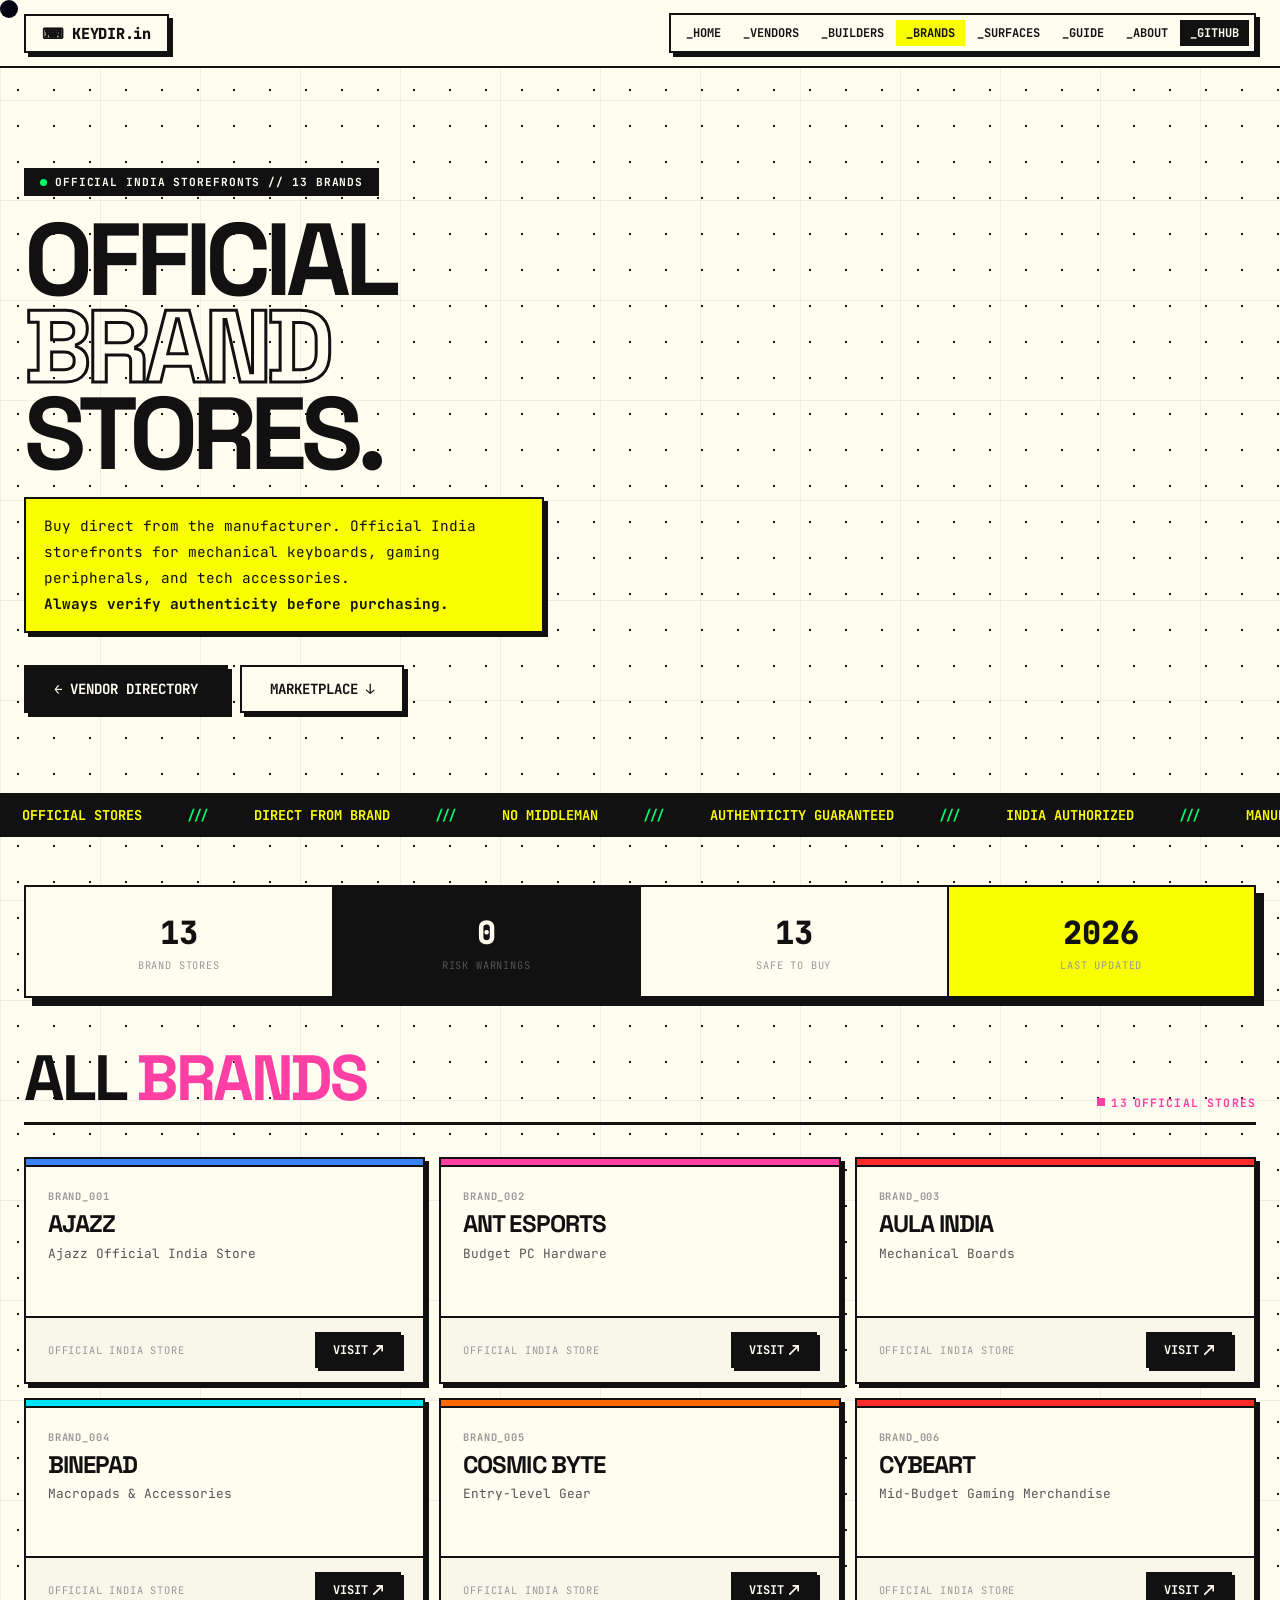
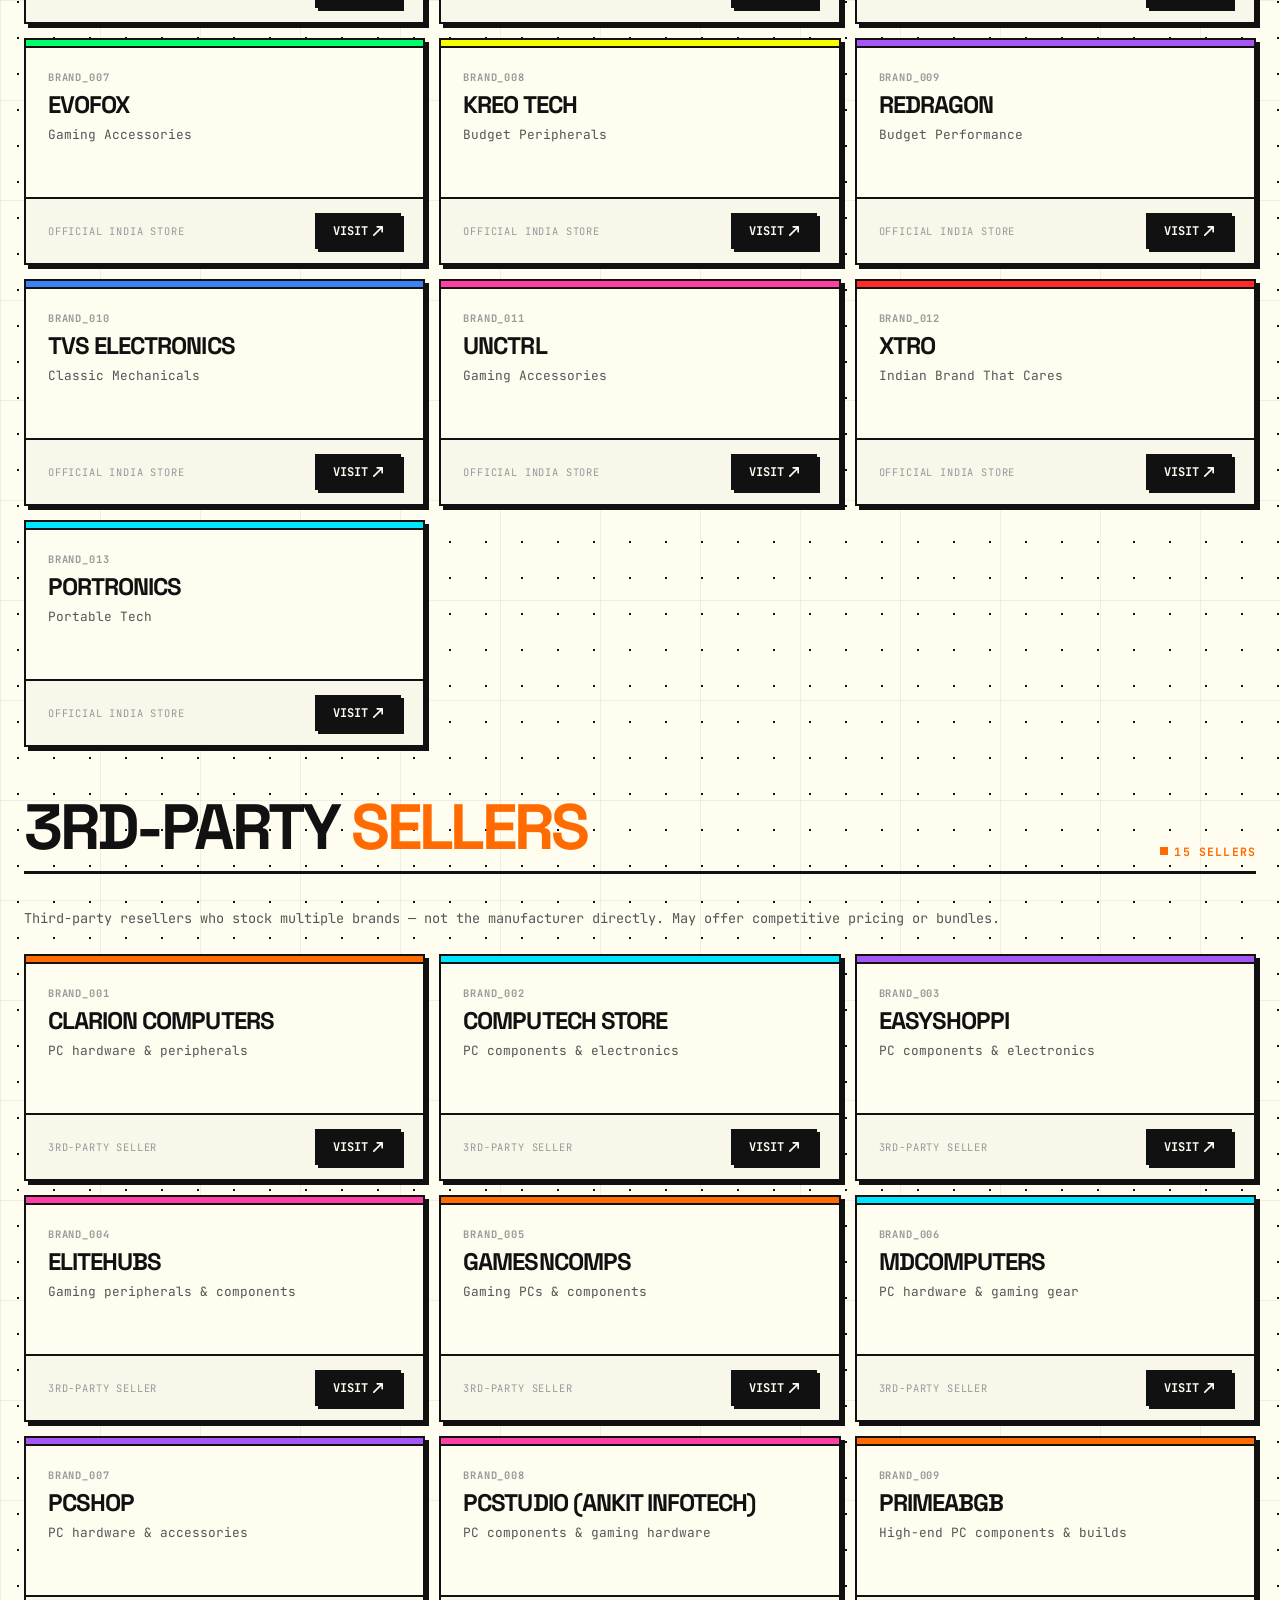
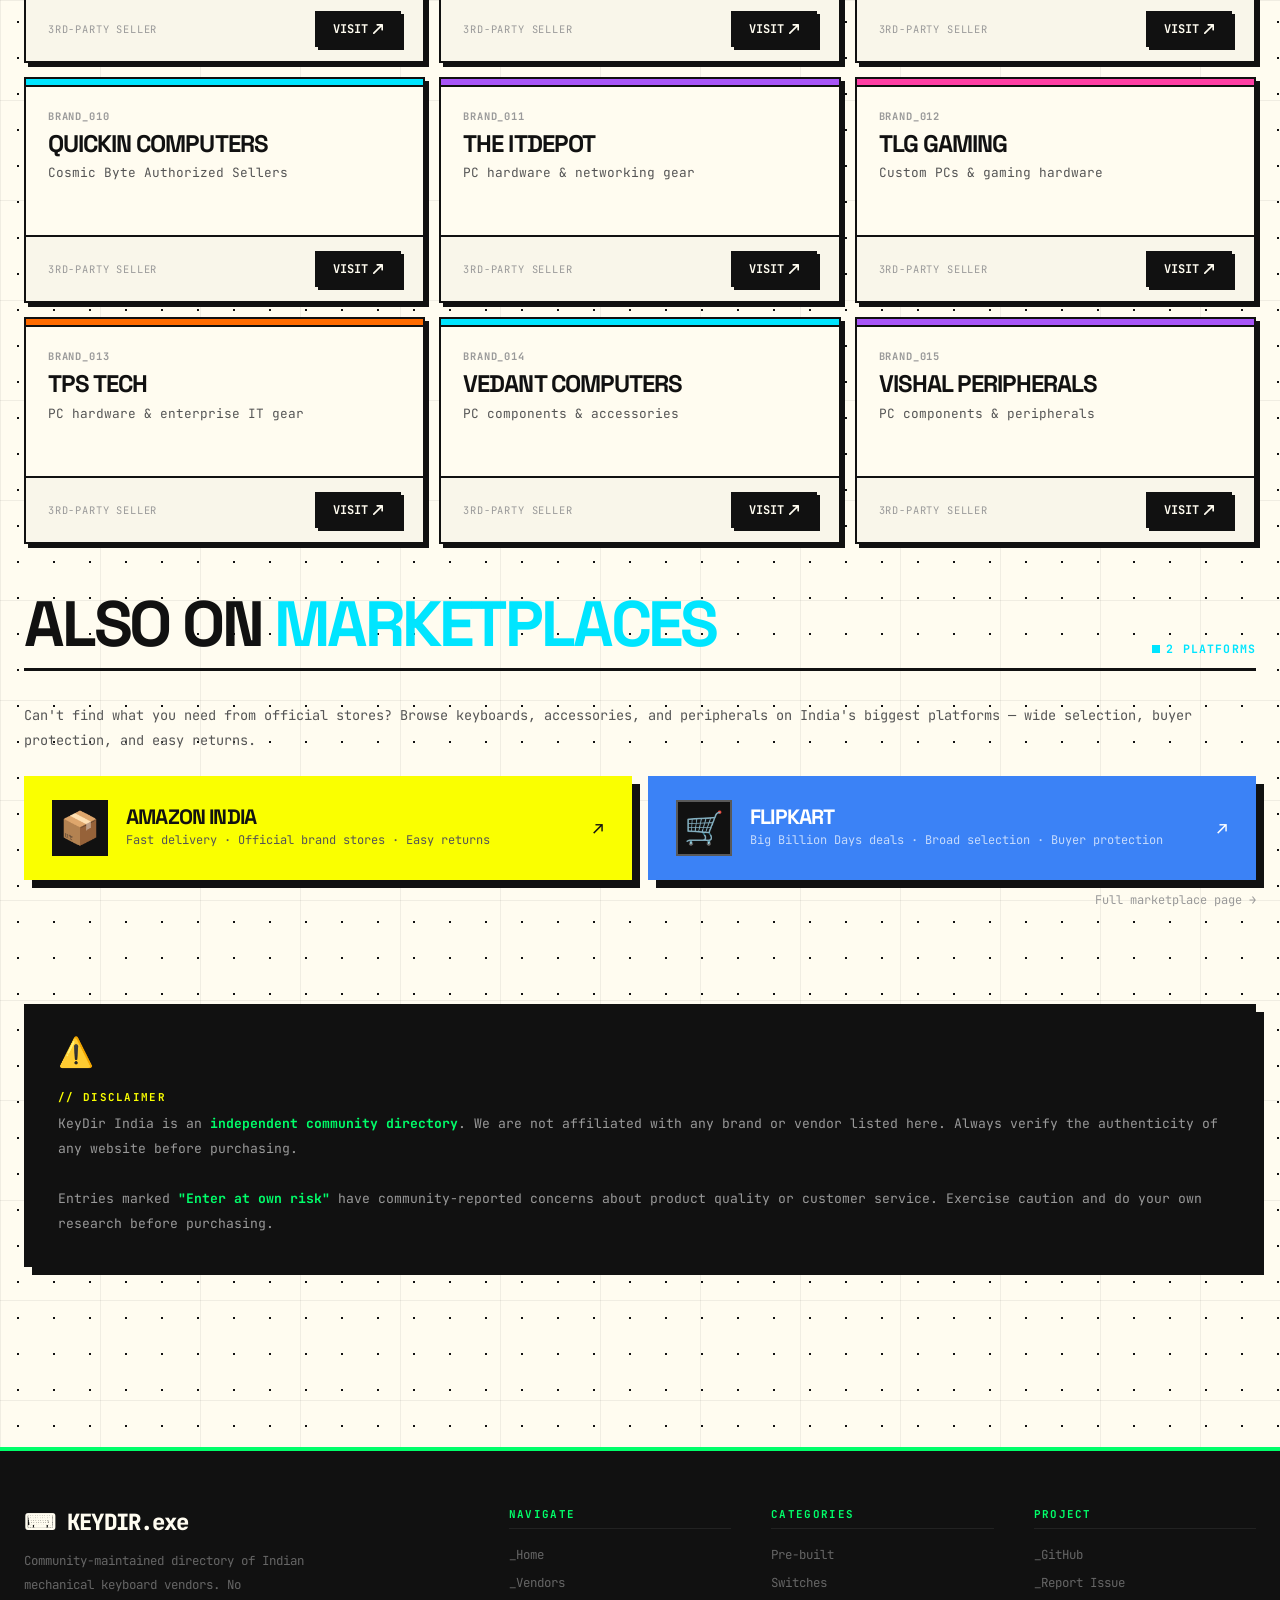
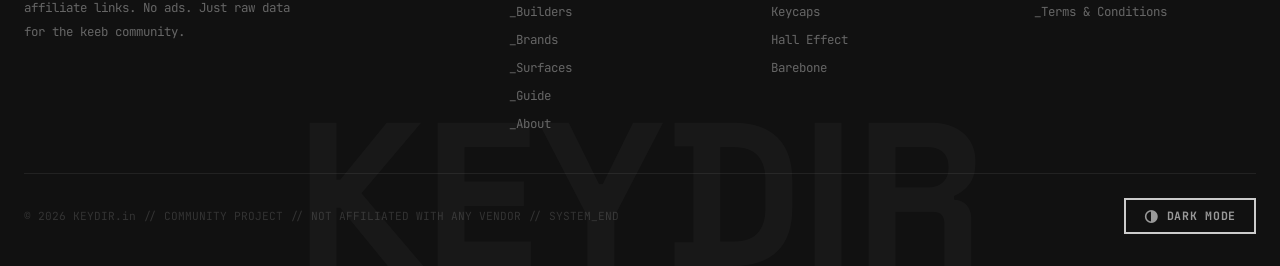
<file: brands/index.html>
<head>

<!-- Basic Setup -->
<meta charset="UTF-8">
<meta name="viewport" content="width=device-width, initial-scale=1.0">

<title>Keyboard Brands in India — KEYDIR.in</title>

<script defer src="https://cloud.umami.is/script.js" data-website-id="35caf6d4-f14b-4b28-9f07-600b6910a4d3"></script>

<meta name="description"
content="Browse mechanical keyboard brands available in India. Discover switch makers, keycap brands, keyboard manufacturers, and accessory companies supported by Indian vendors.">

<meta name="robots" content="index, follow, max-image-preview:large">

<link rel="canonical" href="https://keydir.in/brands/">

<!-- Geo Targeting -->
<meta name="geo.region" content="IN">
<meta name="geo.placename" content="India">

<!-- Theme color -->
<meta name="theme-color" content="#000000">

<!-- Favicons -->
<link rel="icon" type="image/png" sizes="32x32" href="/assets/img/favicon-32.png">
<link rel="icon" type="image/png" sizes="192x192" href="/assets/img/favicon-192.png">
<link rel="icon" type="image/png" sizes="512x512" href="/assets/img/favicon-512.png">
<link rel="apple-touch-icon" href="/assets/img/favicon-512.png">

<!-- Open Graph (Discord / WhatsApp / Reddit preview) -->
<meta property="og:title" content="Keyboard Brands in India — KEYDIR.in">
<meta property="og:description"
content="Explore mechanical keyboard brands available in India including switches, keycaps, keyboards, and accessories.">
<meta property="og:url" content="https://keydir.in/brands/">
<meta property="og:type" content="website">
<meta property="og:site_name" content="KEYDIR.in">
<meta property="og:locale" content="en_IN">

<meta property="og:image" content="https://keydir.in/assets/img/Banner.png">
<meta property="og:image:width" content="1200">
<meta property="og:image:height" content="630">
<meta property="og:image:alt" content="KEYDIR.in Mechanical Keyboard Brand Directory Banner">

<!-- Twitter preview -->
<meta name="twitter:card" content="summary_large_image">
<meta name="twitter:title" content="Keyboard Brands in India — KEYDIR.in">
<meta name="twitter:description"
content="Discover mechanical keyboard brands available in India including switches, keycaps, keyboards, and accessories.">
<meta name="twitter:image" content="https://keydir.in/assets/img/Banner.png">

<!-- Organization Schema -->
<script type="application/ld+json">
{
 "@context": "https://schema.org",
 "@type": "Organization",
 "name": "KEYDIR.in",
 "url": "https://keydir.in",
 "logo": "https://keydir.in/assets/img/favicon-512.png"
}
</script>

<!-- Collection Page Schema (important for directory pages like this) -->
<script type="application/ld+json">
{
 "@context": "https://schema.org",
 "@type": "CollectionPage",
 "name": "Keyboard Brands in India",
 "url": "https://keydir.in/brands/",
 "description": "Browse mechanical keyboard brands available in India including switches, keycaps, keyboards, and accessories."
}
</script>

<link rel="stylesheet" href="/assets/css/style.css">
<script src="/assets/js/theme.js"></script>
<style>
.br-hero{padding:calc(var(--nav-h) + 100px) 24px 80px;max-width:1380px;margin:0 auto}
.br-title{font-family:var(--f-d);font-size:clamp(3rem,8vw,6.5rem);font-weight:800;line-height:.85;letter-spacing:-.06em;text-transform:uppercase;margin-bottom:1.25rem}
.br-title .outline{-webkit-text-stroke:3px var(--text);color:transparent}
.br-sub{font-family:var(--f-m);font-size:.9rem;line-height:1.8;background:var(--yellow);border:2px solid var(--border);padding:14px 18px;box-shadow:var(--sh);transform:rotate(-.3deg);display:inline-block;margin-bottom:2rem;max-width:520px}
/* Brand grid */
.brand-grid{display:grid;grid-template-columns:repeat(3,1fr);gap:14px}
.brand-card{
  background:var(--surface);border:2px solid var(--border);box-shadow:var(--sh);
  overflow:hidden;transition:transform .12s,box-shadow .12s;
  animation:card-in .35s ease both;display:flex;flex-direction:column;
}
@keyframes card-in{from{opacity:0;transform:translateY(14px)}to{opacity:1;transform:none}}
.brand-card:hover{transform:translate(3px,3px);box-shadow:1px 1px 0 #111}
.brand-card-accent{height:8px;border-bottom:2px solid var(--border)}
.brand-card-body{padding:22px;flex:1}
.brand-number{font-family:var(--f-m);font-size:.65rem;font-weight:700;color:var(--text-dim);letter-spacing:.08em;margin-bottom:10px}
.brand-name-row{display:flex;align-items:center;gap:8px;margin-bottom:8px}
.brand-name{font-family:var(--f-d);font-size:1.5rem;font-weight:800;text-transform:uppercase;letter-spacing:-.04em;line-height:.95}
.brand-spec{font-family:var(--f-m);font-size:.8rem;color:var(--text-muted);line-height:1.6;margin-bottom:14px;min-height:36px}
.risk-badge{
  font-family:var(--f-m);font-size:.65rem;font-weight:700;padding:5px 10px;
  background:var(--red);color:#fff;border:2px solid var(--border);
  display:inline-block;margin-bottom:10px;letter-spacing:.05em;text-transform:uppercase;
}
.risk-message{font-family:var(--f-m);font-size:.75rem;color:var(--red);line-height:1.6;margin-bottom:12px;padding:8px 12px;background:#fff0f0;border:1px solid #ffcccc}
.brand-card-foot{padding:14px 22px;border-top:2px solid var(--border);display:flex;align-items:center;justify-content:space-between;background:rgba(0,0,0,.025);flex-wrap:wrap;gap:8px}
.brand-foot-label{font-family:var(--f-m);font-size:.65rem;color:var(--text-dim);text-transform:uppercase;letter-spacing:.08em}
/* Stat strip */
.stat-strip{display:flex;border:2px solid var(--border);box-shadow:var(--sh-lg);background:var(--surface)}
.ss-item{flex:1;padding:24px;border-right:2px solid var(--border);text-align:center}
.ss-item:last-child{border-right:none}
.ss-num{font-family:var(--f-m);font-size:2rem;font-weight:800;display:block}
.ss-lbl{font-family:var(--f-m);font-size:.65rem;color:var(--text-dim);letter-spacing:.08em;text-transform:uppercase;margin-top:4px;display:block}
/* Disclaimer */
.disclaimer{background:var(--border);border:2px solid var(--border);box-shadow:var(--sh-lg);padding:28px 32px;color:var(--surface);display:flex;gap:20px;align-items:flex-start;flex-wrap:wrap}
.disc-icon{font-size:1.8rem;flex-shrink:0}
.disc-title{font-family:var(--f-m);font-size:.68rem;font-weight:700;letter-spacing:.12em;text-transform:uppercase;color:var(--yellow);margin-bottom:8px}
.disc-text{font-family:var(--f-m);font-size:.82rem;color:var(--text-dim);line-height:1.9}
.disc-text strong{color:var(--green)}
@media(max-width:860px){.brand-grid{grid-template-columns:repeat(2,1fr)}.stat-strip{flex-wrap:wrap}.ss-item{flex:1 1 50%;border-bottom:2px solid var(--border)}}
@media(max-width:480px){.brand-grid{grid-template-columns:1fr}.ss-item{flex:1 1 100%}}
@media(max-width:640px){.br-hero{padding-left:16px;padding-right:16px}}
</style>
</head>
<body>
<div id="cursor"></div><div id="prog"></div>
<nav class="navbar">
  <a href="../" class="nav-logo">⌨ KEYDIR.in</a>
  <div class="nav-links">
    <a href="/">_Home</a>
    <a href="/vendors/">_Vendors</a>
    <a href="/builders/">_Builders</a>
    <a href="/brands/" class="active">_Brands</a>
    <a href="/surfaces/">_Surfaces</a>
    <a href="/guide/">_Guide</a>
    <a href="/about/">_About</a>
    <a href="https://github.com/SHADOW269/Keydir.in" target="_blank" style="background:var(--text);color:var(--bg)">_GitHub</a>
  </div>
  <button class="nav-ham" id="ham"><span></span><span></span><span></span></button>
</nav>
<div id="mob-nav">
  <button id="mob-close">[ X ]</button>
  <a href="/">_Home</a>
  <a href="/vendors/">_Vendors</a>
  <a href="/builders/">_Builders</a>
  <a href="/surfaces/">_Surfaces</a>
  <a href="/guide/">_Guide</a>
  <a href="/brands/">_Brands</a>
  <a href="/about/">_About</a>
</div>

<!-- Hero -->
<div class="br-hero">
  <div class="section-tag-label reveal"><span class="dot"></span> OFFICIAL INDIA STOREFRONTS // <span data-stat="brands">9</span> BRANDS</div>
  <h1 class="br-title reveal" style="transition-delay:.06s">
    OFFICIAL<br/><span class="outline">BRAND</span><br/>STORES.
  </h1>
  <p class="br-sub reveal" style="transition-delay:.12s">
    Buy direct from the manufacturer. Official India storefronts for mechanical keyboards, gaming peripherals, and tech accessories.<br/><b>Always verify authenticity before purchasing.</b>
  </p>
  <div class="reveal" style="transition-delay:.18s;display:flex;gap:12px;flex-wrap:wrap">
    <a href="/vendors/" class="btn-primary">← Vendor Directory</a>
    <a href="#All-Brands" class="btn-secondary">Marketplace ↓</a>
  </div>
</div>

<!-- Marquee -->
<div class="marquee-strip">
  <div class="marquee-track">
    <span>OFFICIAL STORES</span><span class="sep">///</span><span>DIRECT FROM BRAND</span><span class="sep">///</span><span>NO MIDDLEMAN</span><span class="sep">///</span><span>AUTHENTICITY GUARANTEED</span><span class="sep">///</span><span>INDIA AUTHORIZED</span><span class="sep">///</span><span>MANUFACTURER DIRECT</span><span class="sep">///</span>
    <span>OFFICIAL STORES</span><span class="sep">///</span><span>DIRECT FROM BRAND</span><span class="sep">///</span><span>NO MIDDLEMAN</span><span class="sep">///</span><span>AUTHENTICITY GUARANTEED</span><span class="sep">///</span><span>INDIA AUTHORIZED</span><span class="sep">///</span><span>MANUFACTURER DIRECT</span><span class="sep">///</span>
  </div>
</div>

<div class="page-body" style="padding-bottom:100px">
  <!-- Stats -->
  <div class="stat-strip reveal" style="margin:3rem 0 3rem">
    <div class="ss-item"><span class="ss-num" id="totalBrands">0</span><span class="ss-lbl">Brand Stores</span></div>
    <div class="ss-item" style="background:var(--text);color:var(--bg)"><span class="ss-num" id="riskBrands">0</span><span class="ss-lbl" style="color:var(--text-muted)">Risk Warnings</span></div>
    <div class="ss-item"><span class="ss-num" id="safeBrands">0</span><span class="ss-lbl">Safe to Buy</span></div>
    <div class="ss-item" style="background:var(--yellow)"><span class="ss-num">2026</span><span class="ss-lbl">Last Updated</span></div>
  </div>

  <!-- Brand grid -->
  <div class="sec-head reveal" id="All-Brands">
    <h2>ALL <em style="color:var(--pink)">BRANDS</em></h2>
    <div class="sec-tag" style="color:var(--pink)"><span data-stat="brands">9</span> OFFICIAL STORES</div>
  </div>
  <div class="brand-grid reveal" style="transition-delay:.08s;margin-bottom:3rem" id="brandGrid"></div>

  <!-- 3rd-Party Sellers -->
  <section style="padding:0 0 3rem">
    <div class="sec-head reveal">
      <h2>3RD-PARTY <em style="color:var(--orange)">SELLERS</em></h2>
      <div class="sec-tag" style="color:var(--orange)" id="tpSellerTag">0 SELLERS</div>
    </div>
    <p class="reveal" style="font-family:var(--f-m);font-size:.85rem;color:var(--text-muted);line-height:1.8;margin-bottom:1.5rem;transition-delay:.04s">Third-party resellers who stock multiple brands — not the manufacturer directly. May offer competitive pricing or bundles.</p>
    <div id="thirdPartyGrid" class="brand-grid reveal" style="transition-delay:.08s"></div>
    <div id="thirdPartyEmpty" style="display:none;font-family:var(--f-m);font-size:.85rem;color:var(--text-dim);border:2px dashed #ccc;padding:2rem;text-align:center">No 3rd-party sellers listed yet. <a href="https://github.com/SHADOW269/Keydir.in/issues/new" target="_blank" style="color:var(--text)">Suggest one →</a></div>
  </section>

  <!-- Marketplace -->
  <section style="padding:0 0 3rem">
    <div class="sec-head reveal">
      <h2>ALSO ON <em style="color:var(--cyan)">MARKETPLACES</em></h2>
      <div class="sec-tag" id="marketplaceTag" style="color:var(--cyan)">2 PLATFORMS</div>
    </div>
    <p class="reveal" style="font-family:var(--f-m);font-size:.85rem;color:var(--text-muted);line-height:1.8;margin-bottom:1.5rem;transition-delay:.04s">Can't find what you need from official stores? Browse keyboards, accessories, and peripherals on India's biggest platforms — wide selection, buyer protection, and easy returns.</p>
    <div id="marketplaceGrid" style="display:grid;grid-template-columns:1fr 1fr;gap:16px" class="reveal" style="transition-delay:.08s"></div>
    <div style="margin-top:12px;text-align:right">
      <a href="marketplace.html" style="font-family:var(--f-m);font-size:.75rem;color:var(--text-dim);text-decoration:none">Full marketplace page →</a>
    </div>
  </section>

  <!-- Disclaimer -->
  <section style="padding:3rem 0 80px">
    <div class="disclaimer reveal">
      <div class="disc-icon">⚠️</div>
      <div>
        <div class="disc-title">// DISCLAIMER</div>
        <div class="disc-text">
          KeyDir India is an <strong>independent community directory</strong>. We are not affiliated with any brand or vendor listed here. Always verify the authenticity of any website before purchasing.<br/><br/>
          Entries marked <strong>"Enter at own risk"</strong> have community-reported concerns about product quality or customer service. Exercise caution and do your own research before purchasing.
        </div>
      </div>
    </div>
  </section>
</div>

<!-- FOOTER -->
<footer>
  <div class="footer-inner">

    <div>
      <div class="f-logo">⌨ KEYDIR.exe</div>
      <div class="f-desc">
        Community-maintained directory of Indian mechanical keyboard vendors.
        No affiliate links. No ads. Just raw data for the keeb community.
      </div>
    </div>

    <div class="f-col">
      <h4>Navigate</h4>
      <ul>
        <li><a href="../">_Home</a></li>
        <li><a href="/vendors/">_Vendors</a></li>
        <li><a href="/builders/">_Builders</a></li>
        <li><a href="/brands/">_Brands</a></li>
        <li><a href="/surfaces/">_Surfaces</a></li>
        <li><a href="/guide/">_Guide</a></li>
        <li><a href="/about/">_About</a></li>
      </ul>
    </div>

    <div class="f-col">
      <h4>Categories</h4>
      <ul>
        <li><a href="/vendors/">Pre-built</a></li>
        <li><a href="/vendors/">Switches</a></li>
        <li><a href="/vendors/">Keycaps</a></li>
        <li><a href="/vendors/">Hall Effect</a></li>
        <li><a href="/vendors/">Barebone</a></li>
      </ul>
    </div>

    <div class="f-col">
      <h4>Project</h4>
      <ul>
        <li>
          <a href="https://github.com/SHADOW269/Keydir.in" target="_blank" rel="noopener">
            _GitHub
          </a>
        </li>
        <li>
          <a href="https://github.com/SHADOW269/Keydir.in/issues" target="_blank" rel="noopener">
            _Report Issue
          </a>
        </li>
        <li><a href="/Terms-and-Conditions/">_Terms & Conditions</a></li>
      </ul>
    </div>

  </div>

  <div class="f-bottom">
    <div class="f-copy">
      © 2026 KEYDIR.in // COMMUNITY PROJECT // NOT AFFILIATED WITH ANY VENDOR // SYSTEM_END
    </div>

    <button class="theme-toggle" onclick="toggleTheme()">
      <span class="tt-icon">◑</span>
      <span class="tt-label">DARK MODE</span>
    </button>
  </div>

  <div class="f-watermark">KEYDIR</div>
</footer>

<script src="/assets/js/shared.js"></script>
<script>
const BRAND_ACCENT_COLS = [
  "var(--blue)","var(--pink)","var(--red)","var(--cyan)","var(--orange)",
  "var(--red)","var(--green)","var(--yellow)","var(--purple)"
];

function buildBrandCard(b, i, accentCols) {
  const accentCol = accentCols[i % accentCols.length];
  const card = document.createElement("div");
  card.className = "brand-card reveal";
  card.style.transitionDelay = `${(i % 3) * 0.08}s`;
  card.innerHTML = `
    <div class="brand-card-accent" style="background:${accentCol}"></div>
    <div class="brand-card-body">
      <div class="brand-number">BRAND_${String(i + 1).padStart(3, "0")}</div>
      <div class="brand-name-row">
        <div class="brand-name">${b.name}</div>
      </div>
      <div class="brand-spec">${b.spec}</div>
      ${b.risk ? `<div class="risk-badge">⚠ Enter at own risk</div>${b.warning_message ? `<div class="risk-message">${b.warning_message}</div>` : ""}` : ""}
    </div>
    <div class="brand-card-foot">
      <div class="brand-foot-label">Official India Store</div>
      <a href="${b.url}" target="_blank" rel="noopener" class="btn-visit">VISIT<svg viewBox="0 0 12 12" fill="none" stroke="currentColor" stroke-width="2" stroke-linecap="round" stroke-linejoin="round"><path d="M1 11L11 1M11 1H5M11 1v6"/></svg></a>
    </div>
  `;
  return card;
}

document.addEventListener("DOMContentLoaded", () => {
  // All Brands
  const g = document.getElementById("brandGrid");
  if (g) {
    const riskCount = BRANDS.filter(b => b.risk).length;
    if (document.getElementById("totalBrands")) document.getElementById("totalBrands").textContent = BRANDS.length;
    if (document.getElementById("riskBrands"))  document.getElementById("riskBrands").textContent  = riskCount;
    if (document.getElementById("safeBrands"))  document.getElementById("safeBrands").textContent  = BRANDS.length - riskCount;

    BRANDS.forEach((b, i) => {
      const card = buildBrandCard(b, i, BRAND_ACCENT_COLS);
      g.appendChild(card);
      setTimeout(() => {
        const io = new IntersectionObserver(en => {
          en.forEach(e => { if (e.isIntersecting) { e.target.classList.add("in"); io.unobserve(e.target); } });
        }, { threshold: .08 });
        io.observe(card);
      }, 0);
    });
  }

  // 3rd-Party Sellers
  const tpGrid = document.getElementById("thirdPartyGrid");
  const tpEmpty = document.getElementById("thirdPartyEmpty");
  const tpTag = document.getElementById("tpSellerTag");
  if (tpGrid && typeof THIRD_PARTY_SELLERS !== "undefined") {
    if (tpTag) tpTag.textContent = THIRD_PARTY_SELLERS.length + " SELLER" + (THIRD_PARTY_SELLERS.length !== 1 ? "S" : "");
    if (THIRD_PARTY_SELLERS.length === 0) {
      tpGrid.style.display = "none";
      if (tpEmpty) tpEmpty.style.display = "block";
    } else {
      THIRD_PARTY_SELLERS.forEach((b, i) => {
        const card = buildBrandCard(b, i, ["var(--orange)","var(--cyan)","var(--purple)","var(--pink)"]);
        card.querySelector(".brand-foot-label").textContent = "3rd-Party Seller";
        tpGrid.appendChild(card);
        setTimeout(() => {
          const io = new IntersectionObserver(en => {
            en.forEach(e => { if (e.isIntersecting) { e.target.classList.add("in"); io.unobserve(e.target); } });
          }, { threshold: .08 });
          io.observe(card);
        }, 0);
      });
    }
  }

  // Marketplace
  const mGrid = document.getElementById("marketplaceGrid");
  const mTag  = document.getElementById("marketplaceTag");
  if (mGrid && typeof MARKETPLACE_LINKS !== "undefined") {
    if (mTag) mTag.textContent = MARKETPLACE_LINKS.length + " PLATFORM" + (MARKETPLACE_LINKS.length !== 1 ? "S" : "");
    MARKETPLACE_LINKS.forEach(m => {
      const textCol = m.textColor || "#111";
      const a = document.createElement("a");
      a.href   = m.url;
      a.target = "_blank";
      a.rel    = "noopener";
      a.style.cssText = `display:flex;align-items:center;gap:18px;padding:24px 28px;background:${m.color};border:2px solid var(--black);box-shadow:var(--sh-lg);text-decoration:none;color:${textCol};transition:transform .12s,box-shadow .12s`;
      a.onmouseenter = () => { a.style.transform="translate(4px,4px)"; a.style.boxShadow="2px 2px 0 #111"; };
      a.onmouseleave = () => { a.style.transform=""; a.style.boxShadow="var(--sh-lg)"; };
      a.innerHTML = `
        <div style="font-size:2rem;width:56px;height:56px;border:2px solid ${textCol === '#fff' ? 'rgba(255,255,255,.3)' : 'var(--black)'};display:flex;align-items:center;justify-content:center;background:var(--dark-card-bg);flex-shrink:0">${m.icon}</div>
        <div>
          <div style="font-family:var(--f-d);font-size:1.3rem;font-weight:800;text-transform:uppercase;letter-spacing:-.04em;line-height:.9;margin-bottom:5px">${m.label}</div>
          <div style="font-family:var(--f-m);font-size:.75rem;color:${textCol === '#fff' ? 'rgba(255,255,255,.7)' : '#555'}">${m.desc}</div>
        </div>
        <div style="margin-left:auto;font-family:var(--f-m);font-weight:800;font-size:1.1rem">↗</div>
      `;
      mGrid.appendChild(a);
    });
  }
});
</script>
</body>
</html>
</file>
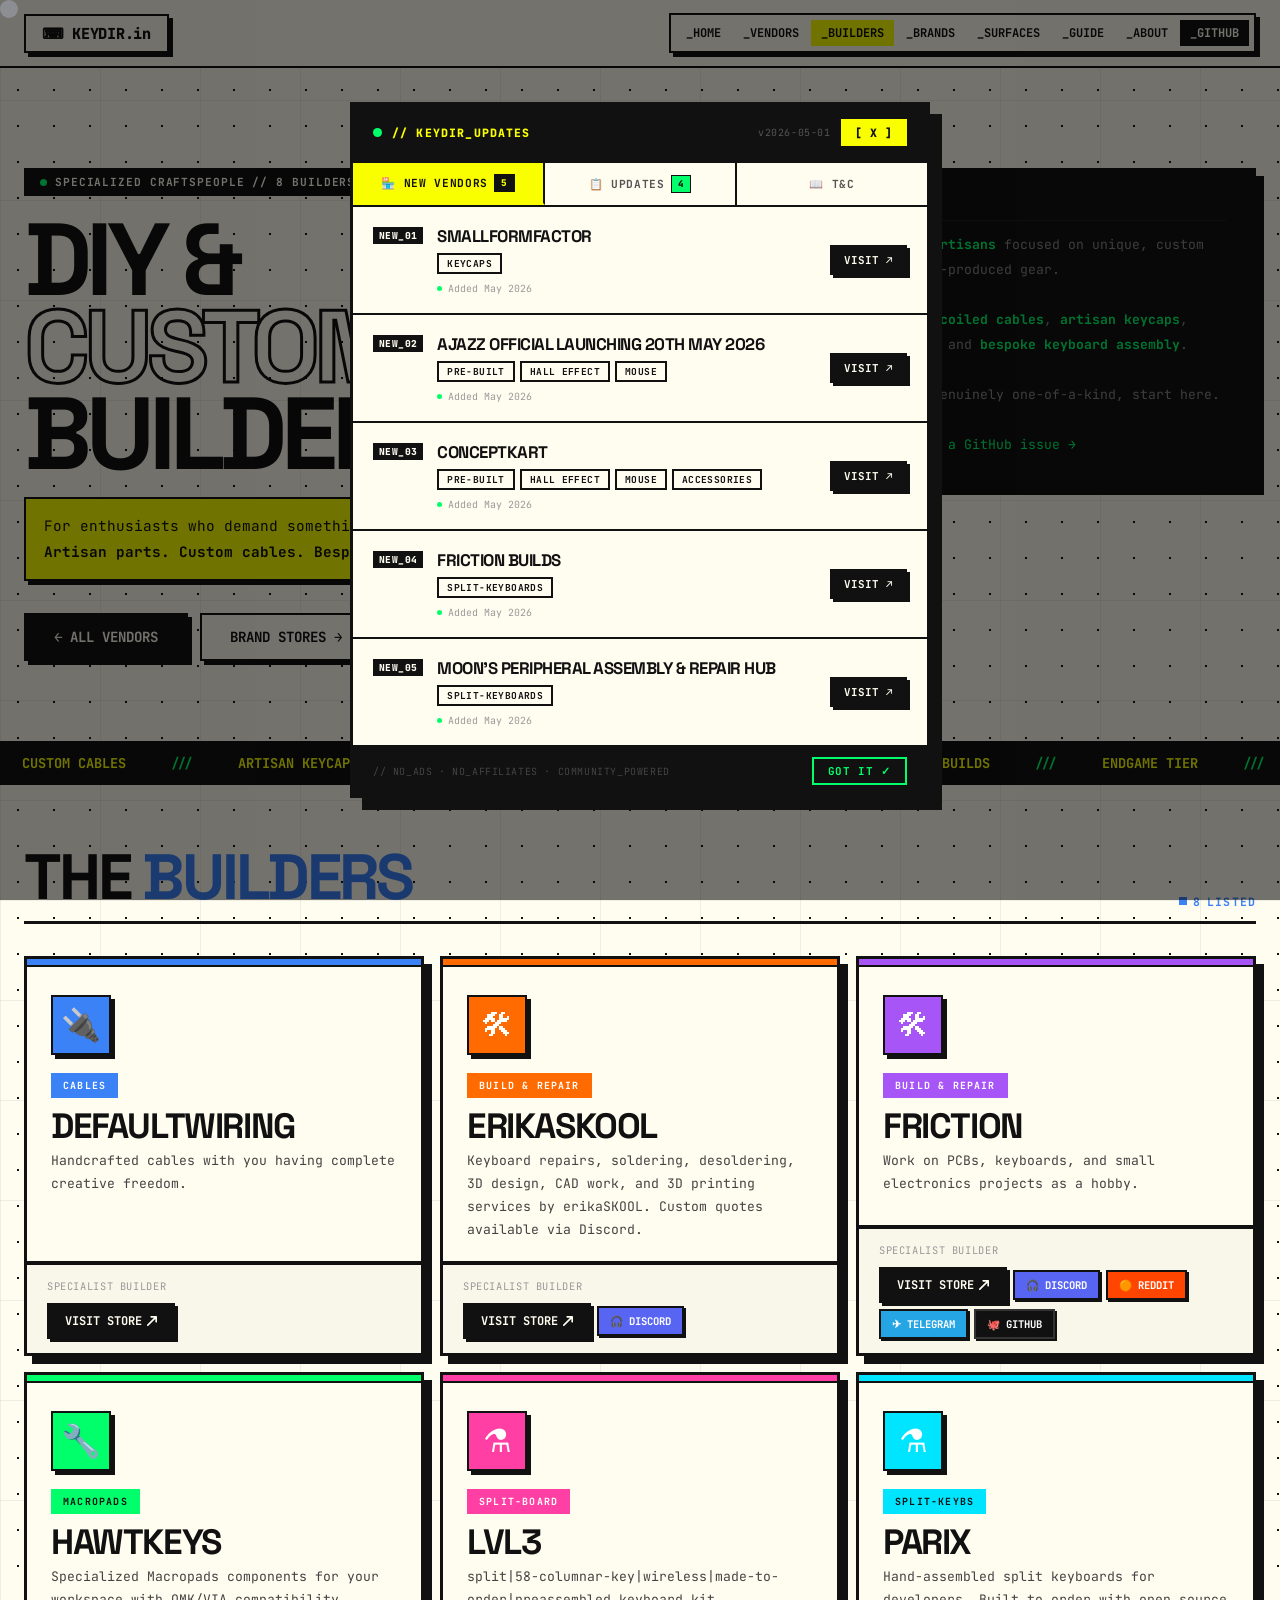
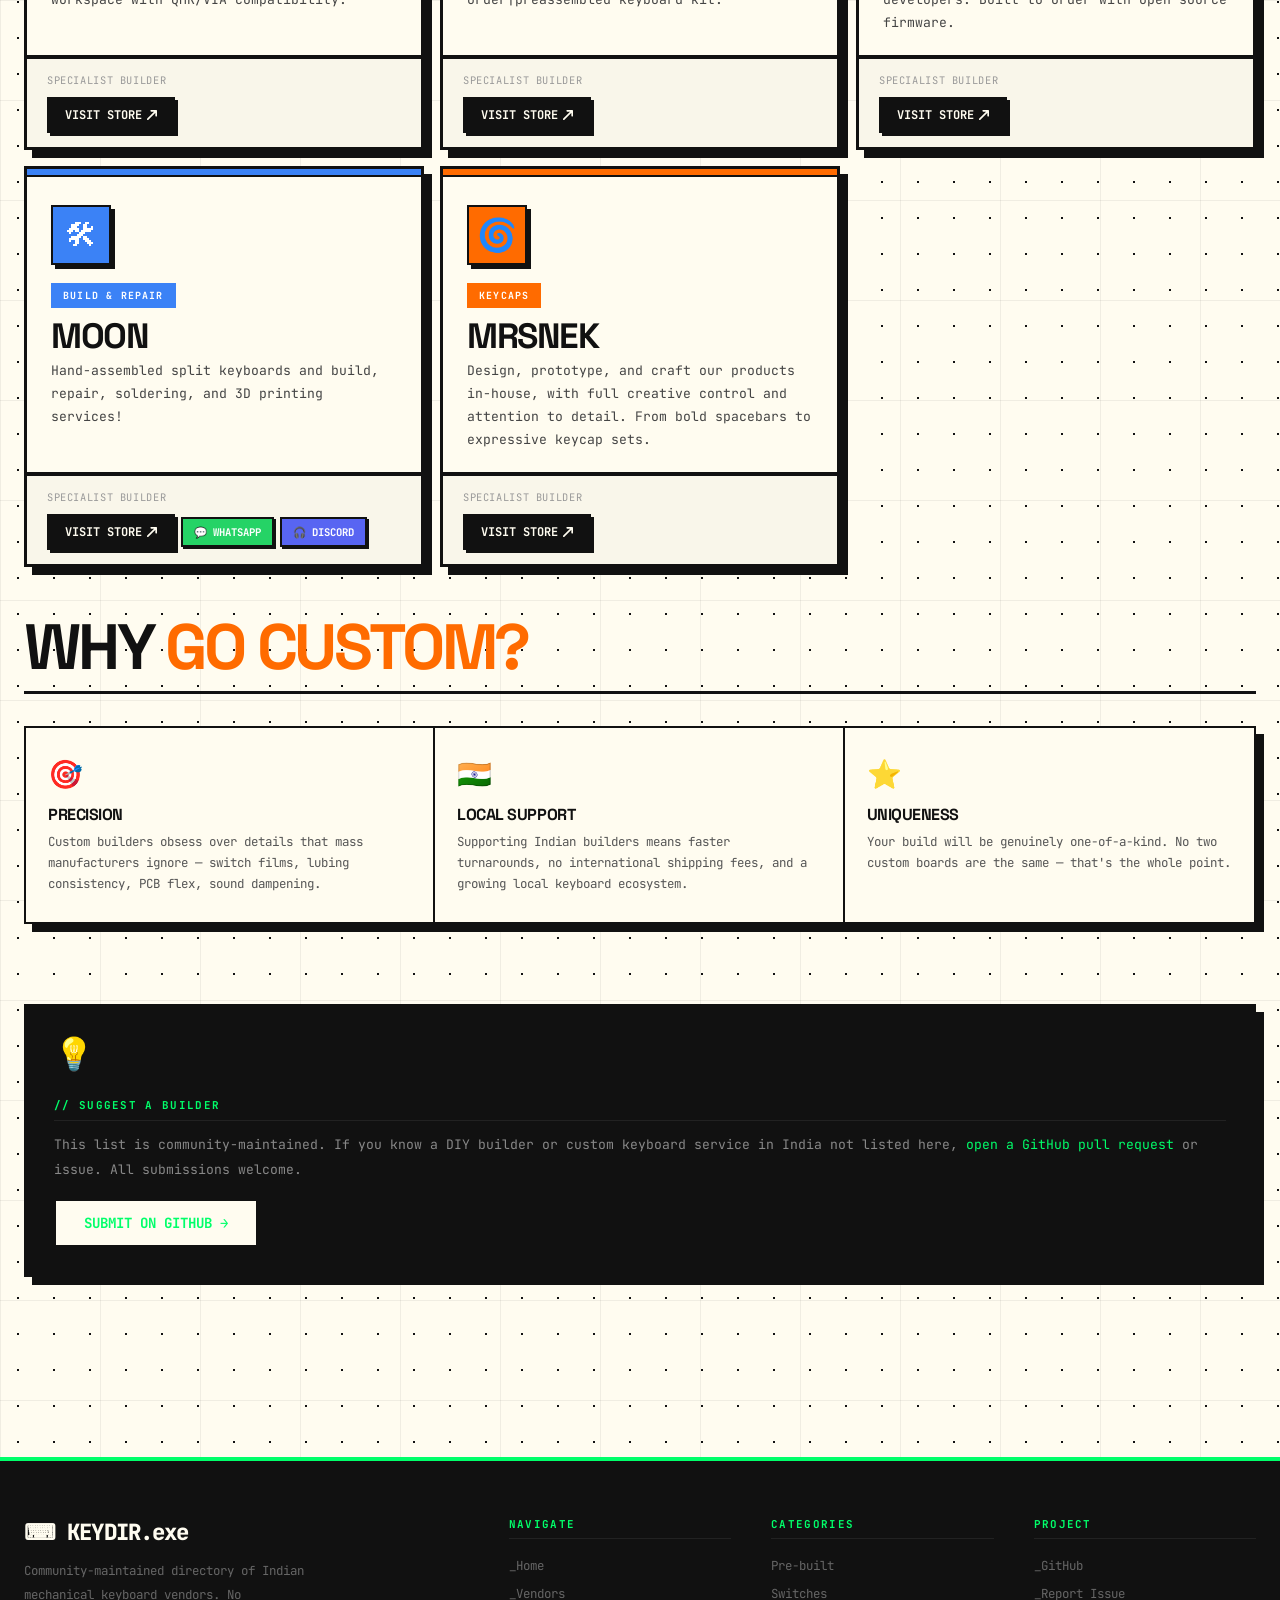
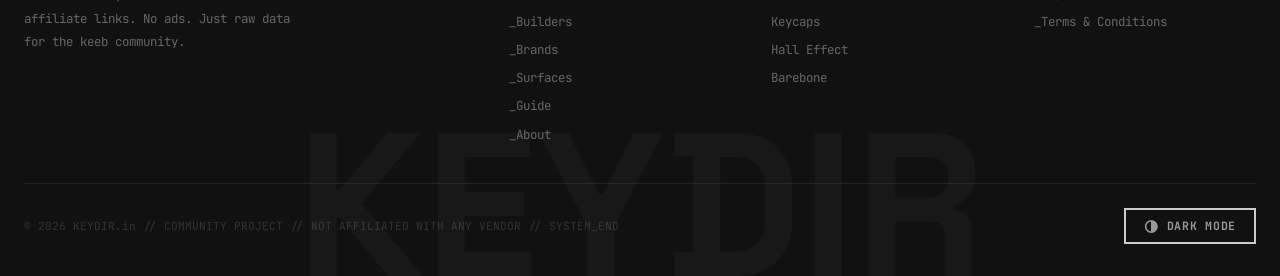
<file: builders/index.html>
<head>

<!-- Basic Setup -->
<meta charset="UTF-8">
<meta name="viewport" content="width=device-width, initial-scale=1.0">

<title>Custom Keyboard Builders in India — KEYDIR.in</title>

<!-- Umami Analytics | popup message-->
<script defer src="https://cloud.umami.is/script.js" data-website-id="35caf6d4-f14b-4b28-9f07-600b6910a4d3"></script>
<script src="/assets/js/keydir-popup.js" defer></script>

<!-- SEO Optimization -->
<meta name="description"
content="Discover custom mechanical keyboard builders in India. Find artisans offering bespoke keyboards, CNC cases, hand-built boards, and custom keyboard services across India.">

<meta name="robots" content="index, follow, max-image-preview:large">

<link rel="canonical" href="https://keydir.in/builders/">

<!-- Geo Targeting -->
<meta name="geo.region" content="IN">
<meta name="geo.placename" content="India">

<!-- Theme color -->
<meta name="theme-color" content="#000000">

<!-- Favicons -->
<link rel="icon" type="image/png" sizes="32x32" href="/assets/img/favicon-32.png">
<link rel="icon" type="image/png" sizes="192x192" href="/assets/img/favicon-192.png">
<link rel="icon" type="image/png" sizes="512x512" href="/assets/img/favicon-512.png">
<link rel="apple-touch-icon" href="/assets/img/favicon-512.png">

<!-- Open Graph -->
<meta property="og:title" content="Custom Keyboard Builders in India — KEYDIR.in">
<meta property="og:description"
content="Explore custom mechanical keyboard builders across India offering handcrafted keyboards and custom services.">
<meta property="og:url" content="https://keydir.in/builders/">
<meta property="og:type" content="website">
<meta property="og:site_name" content="KEYDIR.in">
<meta property="og:locale" content="en_IN">

<meta property="og:image" content="https://keydir.in/assets/img/Banner.png">
<meta property="og:image:width" content="1200">
<meta property="og:image:height" content="630">
<meta property="og:image:alt" content="KEYDIR.in Custom Keyboard Builders India Banner">

<!-- Twitter preview -->
<meta name="twitter:card" content="summary_large_image">
<meta name="twitter:title" content="Custom Keyboard Builders in India — KEYDIR.in">
<meta name="twitter:description"
content="Find custom mechanical keyboard builders and artisans across India.">
<meta name="twitter:image" content="https://keydir.in/assets/img/Banner.png">

<!-- Organization Schema -->
<script type="application/ld+json">
{
 "@context": "https://schema.org",
 "@type": "Organization",
 "name": "KEYDIR.in",
 "url": "https://keydir.in",
 "logo": "https://keydir.in/assets/img/favicon-512.png"
}
</script>

<!-- Collection Page Schema -->
<script type="application/ld+json">
{
 "@context": "https://schema.org",
 "@type": "CollectionPage",
 "name": "Custom Keyboard Builders in India",
 "url": "https://keydir.in/builders/",
 "description": "Directory of custom mechanical keyboard builders and artisans across India."
}
</script>

<link rel="stylesheet" href="/assets/css/style.css">
<script src="/assets/js/theme.js"></script>
<style>
.b-hero{padding:calc(var(--nav-h) + 100px) 24px 80px;max-width:1380px;margin:0 auto}
.b-hero-grid{display:grid;grid-template-columns:1fr 1fr;gap:60px;align-items:start}
.b-title{font-family:var(--f-d);font-size:clamp(3rem,8vw,6.5rem);font-weight:800;line-height:.85;letter-spacing:-.06em;text-transform:uppercase;margin-bottom:1.25rem}
.b-title .outline{-webkit-text-stroke:3px var(--text);color:transparent}
.b-sub{font-family:var(--f-m);font-size:.9rem;line-height:1.8;background:var(--yellow);border:2px solid var(--border);padding:14px 18px;box-shadow:var(--sh);transform:rotate(.4deg);display:inline-block;margin-bottom:2rem}

/* Builder cards */
.builder-grid{display:grid;grid-template-columns:repeat(3,1fr);gap:16px}
.builder-card{background:var(--surface);border:3px solid var(--border);box-shadow:var(--sh-lg);overflow:hidden;transition:transform .12s,box-shadow .12s;animation:card-in .4s ease both;display:flex;flex-direction:column}
@keyframes card-in{from{opacity:0;transform:translateY(16px)}to{opacity:1;transform:none}}
.builder-card:hover{transform:translate(4px,4px);box-shadow:4px 4px 0 #111}
.builder-card-accent{height:8px;border-bottom:2px solid var(--border)}
.builder-card-top{padding:28px 24px 20px;border-bottom:2px solid var(--border);flex:1}
.builder-icon{
  font-size:2rem;width:60px;height:60px;
  border:2px solid var(--border);display:flex;align-items:center;justify-content:center;
  margin-bottom:18px;box-shadow:var(--sh);
}
.builder-tag{font-family:var(--f-m);font-size:.62rem;font-weight:700;letter-spacing:.12em;text-transform:uppercase;padding:4px 10px;border:2px solid var(--border);display:inline-block;margin-bottom:12px}
.builder-name{font-family:var(--f-d);font-size:2.2rem;font-weight:800;text-transform:uppercase;letter-spacing:-.04em;line-height:.9;margin-bottom:8px}
.builder-desc{font-family:var(--f-m);font-size:.82rem;line-height:1.75;color:#444}
.builder-warning{display:flex;align-items:center;gap:8px;margin-top:10px;padding:8px 12px;background:#fff0f0;border:2px solid var(--red);font-family:var(--f-m);font-size:.75rem;color:var(--red);line-height:1.5}

/* Card footer */
.builder-card-bot{
  padding:14px 20px;
  display:flex;
  flex-direction:column;
  gap:10px;
  border-top:2px solid var(--border);
  background:rgba(0,0,0,.025);
}
.builder-stat{font-family:var(--f-m);font-size:.65rem;color:var(--text-dim);text-transform:uppercase;letter-spacing:.06em}

/* Contact buttons */
.contact-icons{
  display:flex;
  flex-wrap:wrap;
  gap:6px;
  align-items:center;
}
.contact-icon{
  display:inline-flex;align-items:center;justify-content:center;gap:5px;
  padding:6px 11px;border:2px solid var(--border);
  font-family:var(--f-m);font-size:.66rem;font-weight:700;
  text-decoration:none;color:var(--border);background:var(--surface);
  box-shadow:2px 2px 0 #111;transition:all .12s;text-transform:uppercase;
  white-space:nowrap;
}
.contact-icon:hover{transform:translate(2px,2px);box-shadow:none}
.contact-icon.ci-phone{background:var(--green);color:#111;border-color:var(--border)}
.contact-icon.ci-whatsapp{background:#25D366;color:#fff;border-color:var(--border)}
.contact-icon.ci-discord{background:#5865F2;color:#fff;border-color:var(--border)}
.contact-icon.ci-reddit{background:#FF4500;color:#fff;border-color:var(--border)}
.contact-icon.ci-telegram{background:#26A5E4;color:#fff;border-color:var(--border)}
.contact-icon.ci-github{background:#111;color:#fff;border-color:#333}

.builder-page-wrap{padding-bottom:80px}

/* Info box */
.info-box{background:var(--border);border:2px solid var(--border);box-shadow:var(--sh-lg);padding:28px;color:var(--surface)}
.info-box-title{font-family:var(--f-m);font-size:.68rem;font-weight:700;letter-spacing:.12em;text-transform:uppercase;color:var(--green);margin-bottom:12px;padding-bottom:8px;border-bottom:1px solid #222}
.info-box p{font-family:var(--f-m);font-size:.82rem;line-height:1.9;color:#888}
.info-box strong{color:var(--green)}
.info-box a{color:var(--green);text-decoration:none}
.info-box a:hover{text-decoration:underline}

/* Feature strip */
.feature-strip{display:grid;grid-template-columns:repeat(3,1fr);border:2px solid var(--border);box-shadow:var(--sh-lg);background:var(--surface)}
.feature-strip-item{padding:28px 22px;border-right:2px solid var(--border)}
.feature-strip-item:last-child{border-right:none}
.fs-icon{font-size:1.75rem;margin-bottom:12px;display:block}
.fs-title{font-family:var(--f-d);font-size:1rem;font-weight:800;text-transform:uppercase;margin-bottom:6px;letter-spacing:-.03em}
.fs-desc{font-family:var(--f-m);font-size:.78rem;color:var(--text-muted);line-height:1.7}

/* Responsive */
@media(max-width:900px){
  .b-hero-grid{grid-template-columns:1fr}
  .builder-grid{grid-template-columns:1fr}
  .feature-strip{grid-template-columns:1fr}
  .feature-strip-item{border-right:none;border-bottom:2px solid var(--border)}
  .feature-strip-item:last-child{border-bottom:none}
}
@media(min-width:600px) and (max-width:900px){.builder-grid{grid-template-columns:repeat(2,1fr)}}
@media(max-width:480px){.b-hero{padding-left:16px;padding-right:16px}}
</style>
</head>
<body>
<div id="cursor"></div><div id="prog"></div>
<nav class="navbar">
  <a href="../" class="nav-logo">⌨ KEYDIR.in</a>
  <div class="nav-links">
    <a href="../">_Home</a>
    <a href="/vendors/">_Vendors</a>
    <a href="/builders/" class="active">_Builders</a>
    <a href="/brands/">_Brands</a>
    <a href="/surfaces/">_Surfaces</a>
    <a href="/guide/">_Guide</a>
    <a href="/about/">_About</a>
    <a href="https://github.com/SHADOW269/Keydir.in" target="_blank" style="background:var(--text);color:var(--bg)">_GitHub</a>
  </div>
  <button class="nav-ham" id="ham"><span></span><span></span><span></span></button>
</nav>
<div id="mob-nav">
  <button id="mob-close">[ X ]</button>
  <a href="../">_Home</a>
  <a href="/vendors/">_Vendors</a>
  <a href="/builders/">_Builders</a>
  <a href="/surfaces/">_Surfaces</a>
  <a href="/guide/">_Guide</a>
  <a href="/brands/">_Brands</a>
  <a href="/about/">_About</a>
</div>

<!-- Hero -->
<div class="b-hero">
  <div class="b-hero-grid">
    <div>
      <div class="section-tag-label reveal"><span class="dot"></span> SPECIALIZED CRAFTSPEOPLE // <span data-stat="builders">3</span> BUILDERS</div>
      <h1 class="b-title reveal" style="transition-delay:.06s">
        DIY &amp;<br/><span class="outline">CUSTOM</span><br/>BUILDERS.
      </h1>
      <p class="b-sub reveal" style="transition-delay:.12s">
        For enthusiasts who demand something unique.<br/>
        <b>Artisan parts. Custom cables. Bespoke builds.</b>
      </p>
      <div style="display:flex;gap:12px;flex-wrap:wrap" class="reveal" style="transition-delay:.18s">
        <a href="/vendors/" class="btn-primary">← All Vendors</a>
        <a href="/brands/" class="btn-secondary">Brand Stores →</a>
      </div>
    </div>
    <div class="reveal" style="transition-delay:.12s">
      <div class="info-box">
        <div class="info-box-title">// WHAT IS A DIY BUILDER?</div>
        <p>DIY builders are <strong>specialized artisans</strong> focused on unique, custom keyboard components — not mass-produced gear.<br/><br/>
        They offer things like <strong>custom coiled cables</strong>, <strong>artisan keycaps</strong>, <strong>lubing services</strong>, <strong>foam modding</strong>, and <strong>bespoke keyboard assembly</strong>.<br/><br/>
        If you want your build to be genuinely one-of-a-kind, start here.<br/><br/>
        Know a builder we missed? <a href="https://github.com/SHADOW269/Keydir.in/issues" target="_blank">Open a GitHub issue →</a></p>
      </div>
    </div>
  </div>
</div>

<!-- Marquee -->
<div class="marquee-strip">
  <div class="marquee-track">
    <span>CUSTOM CABLES</span><span class="sep">///</span><span>ARTISAN KEYCAPS</span><span class="sep">///</span><span>LUBING SERVICE</span><span class="sep">///</span><span>FOAM MODS</span><span class="sep">///</span><span>BESPOKE BUILDS</span><span class="sep">///</span><span>ENDGAME TIER</span><span class="sep">///</span><span>ONE OF A KIND</span><span class="sep">///</span>
    <span>CUSTOM CABLES</span><span class="sep">///</span><span>ARTISAN KEYCAPS</span><span class="sep">///</span><span>LUBING SERVICE</span><span class="sep">///</span><span>FOAM MODS</span><span class="sep">///</span><span>BESPOKE BUILDS</span><span class="sep">///</span><span>ENDGAME TIER</span><span class="sep">///</span><span>ONE OF A KIND</span><span class="sep">///</span>
  </div>
</div>

<!-- Builder cards -->
<div class="page-body builder-page-wrap" style="padding-bottom:100px">
  <section style="padding:60px 0 48px">
    <div class="sec-head reveal">
      <h2>THE <em style="color:var(--blue)">BUILDERS</em></h2>
      <div class="sec-tag" style="color:var(--blue)"><span data-stat="builders">3</span> LISTED</div>
    </div>
    <div class="builder-grid" id="builderGrid"></div>
  </section>

  <!-- Feature strip -->
  <section style="padding:0 0 80px">
    <div class="sec-head reveal">
      <h2>WHY <em style="color:var(--orange)">GO CUSTOM?</em></h2>
    </div>
    <div class="feature-strip reveal" style="transition-delay:.08s">
      <div class="feature-strip-item">
        <span class="fs-icon">🎯</span>
        <div class="fs-title">Precision</div>
        <div class="fs-desc">Custom builders obsess over details that mass manufacturers ignore — switch films, lubing consistency, PCB flex, sound dampening.</div>
      </div>
      <div class="feature-strip-item">
        <span class="fs-icon">🇮🇳</span>
        <div class="fs-title">Local Support</div>
        <div class="fs-desc">Supporting Indian builders means faster turnarounds, no international shipping fees, and a growing local keyboard ecosystem.</div>
      </div>
      <div class="feature-strip-item">
        <span class="fs-icon">⭐</span>
        <div class="fs-title">Uniqueness</div>
        <div class="fs-desc">Your build will be genuinely one-of-a-kind. No two custom boards are the same — that's the whole point.</div>
      </div>
    </div>
  </section>

  <!-- CTA -->
  <section style="padding:0 0 80px">
    <div class="info-box reveal" style="display:flex;align-items:flex-start;gap:24px;flex-wrap:wrap">
      <div style="font-size:2rem;flex-shrink:0">💡</div>
      <div>
        <div class="info-box-title">// SUGGEST A BUILDER</div>
        <p>This list is community-maintained. If you know a DIY builder or custom keyboard service in India not listed here, <a href="https://github.com/SHADOW269/Keydir.in/issues/new" target="_blank">open a GitHub pull request</a> or issue. All submissions welcome.</p>
        <a href="https://github.com/SHADOW269/Keydir.in/issues/new" target="_blank" class="btn-secondary" style="margin-top:16px;display:inline-flex">Submit on GitHub →</a>
      </div>
    </div>
  </section>
</div>

<!-- FOOTER -->
<footer>
  <div class="footer-inner">

    <div>
      <div class="f-logo">⌨ KEYDIR.exe</div>
      <div class="f-desc">
        Community-maintained directory of Indian mechanical keyboard vendors.
        No affiliate links. No ads. Just raw data for the keeb community.
      </div>
    </div>

    <div class="f-col">
      <h4>Navigate</h4>
      <ul>
        <li><a href="../">_Home</a></li>
        <li><a href="/vendors/">_Vendors</a></li>
        <li><a href="/builders/">_Builders</a></li>
        <li><a href="/brands/">_Brands</a></li>
        <li><a href="/surfaces/">_Surfaces</a></li>
        <li><a href="/guide/">_Guide</a></li>
        <li><a href="/about/">_About</a></li>
      </ul>
    </div>

    <div class="f-col">
      <h4>Categories</h4>
      <ul>
        <li><a href="/vendors/">Pre-built</a></li>
        <li><a href="/vendors/">Switches</a></li>
        <li><a href="/vendors/">Keycaps</a></li>
        <li><a href="/vendors/">Hall Effect</a></li>
        <li><a href="/vendors/">Barebone</a></li>
      </ul>
    </div>

    <div class="f-col">
      <h4>Project</h4>
      <ul>
        <li>
          <a href="https://github.com/SHADOW269/Keydir.in" target="_blank" rel="noopener">
            _GitHub
          </a>
        </li>
        <li>
          <a href="https://github.com/SHADOW269/Keydir.in/issues" target="_blank" rel="noopener">
            _Report Issue
          </a>
        </li>
        <li><a href="/Terms-and-Conditions/">_Terms & Conditions</a></li>
      </ul>
    </div>

  </div>

  <div class="f-bottom">
    <div class="f-copy">
      © 2026 KEYDIR.in // COMMUNITY PROJECT // NOT AFFILIATED WITH ANY VENDOR // SYSTEM_END
    </div>

    <button class="theme-toggle" onclick="toggleTheme()">
      <span class="tt-icon">◑</span>
      <span class="tt-label">DARK MODE</span>
    </button>
  </div>

  <div class="f-watermark">KEYDIR</div>
</footer>

<script src="/assets/js/shared.js"></script>
<script>
const BUILDER_ACCENT_COLS = ["var(--blue)", "var(--orange)", "var(--purple)", "var(--green)", "var(--pink)", "var(--cyan)"];
const BUILDER_TAG_STYLES  = [
  "background:var(--blue);color:#fff;border-color:var(--blue)",
  "background:var(--orange);color:#fff;border-color:var(--orange)",
  "background:var(--purple);color:#fff;border-color:var(--purple)",
  "background:var(--green);color:#111;border-color:var(--green)",
  "background:var(--pink);color:#fff;border-color:var(--pink)",
  "background:var(--cyan);color:#111;border-color:var(--cyan)",
];

document.addEventListener("DOMContentLoaded", () => {
  const g = document.getElementById("builderGrid");
  if (!g) return;

  DIY_BUILDERS.forEach((b, i) => {
    const accentCol = BUILDER_ACCENT_COLS[i % BUILDER_ACCENT_COLS.length];
    const tagStyle  = BUILDER_TAG_STYLES[i % BUILDER_TAG_STYLES.length];

    const card = document.createElement("div");
    card.className = "builder-card reveal";
    card.style.transitionDelay = `${i * 0.1}s`;

    card.innerHTML = `
      <div class="builder-card-accent" style="background:${accentCol}"></div>
      <div class="builder-card-top">
        <div class="builder-icon" style="background:${accentCol};color:#fff">${b.icon}</div>
        <div class="builder-tag" style="${tagStyle}">${b.tag}</div>
        <div class="builder-name">${b.name}</div>
        <div class="builder-desc">${b.desc}</div>
        ${b.warning && b.warning_message ? `<div class="builder-warning">⚠ ${b.warning_message}</div>` : ""}
      </div>
      <div class="builder-card-bot">
        <div class="builder-stat">Specialist Builder</div>
        <div class="contact-icons">
          ${b.url ? `<a href="${b.url}" target="_blank" rel="noopener" class="btn-visit">VISIT STORE<svg viewBox="0 0 12 12" fill="none" stroke="currentColor" stroke-width="2" stroke-linecap="round" stroke-linejoin="round"><path d="M1 11L11 1M11 1H5M11 1v6"/></svg></a>` : ""}
          ${b.phone ? `<a href="tel:${b.phone}" class="contact-icon ci-phone">📱 Call</a>` : ""}
          ${b.whatsapp ? `<a href="https://wa.me/${b.whatsapp.replace(/\D/g,'')}" target="_blank" rel="noopener" class="contact-icon ci-whatsapp">💬 WhatsApp</a>` : ""}
          ${b.discord ? `<a href="${b.discord}" target="_blank" rel="noopener" class="contact-icon ci-discord">🎧 Discord</a>` : ""}
          ${b.reddit ? `<a href="${b.reddit}" target="_blank" rel="noopener" class="contact-icon ci-reddit">🟠 Reddit</a>` : ""}
          ${b.telegram ? `<a href="${b.telegram}" target="_blank" rel="noopener" class="contact-icon ci-telegram">✈ Telegram</a>` : ""}
          ${b.github ? `<a href="${b.github}" target="_blank" rel="noopener" class="contact-icon ci-github">🐙 GitHub</a>` : ""}
          </div>
      </div>
    `;
    g.appendChild(card);

    setTimeout(() => {
      const io = new IntersectionObserver(en => {
        en.forEach(e => { if (e.isIntersecting) { e.target.classList.add("in"); io.unobserve(e.target); } });
      }, { threshold: .08 });
      io.observe(card);
    }, 0);
  });
});
</script>
</body>
</html>
</file>
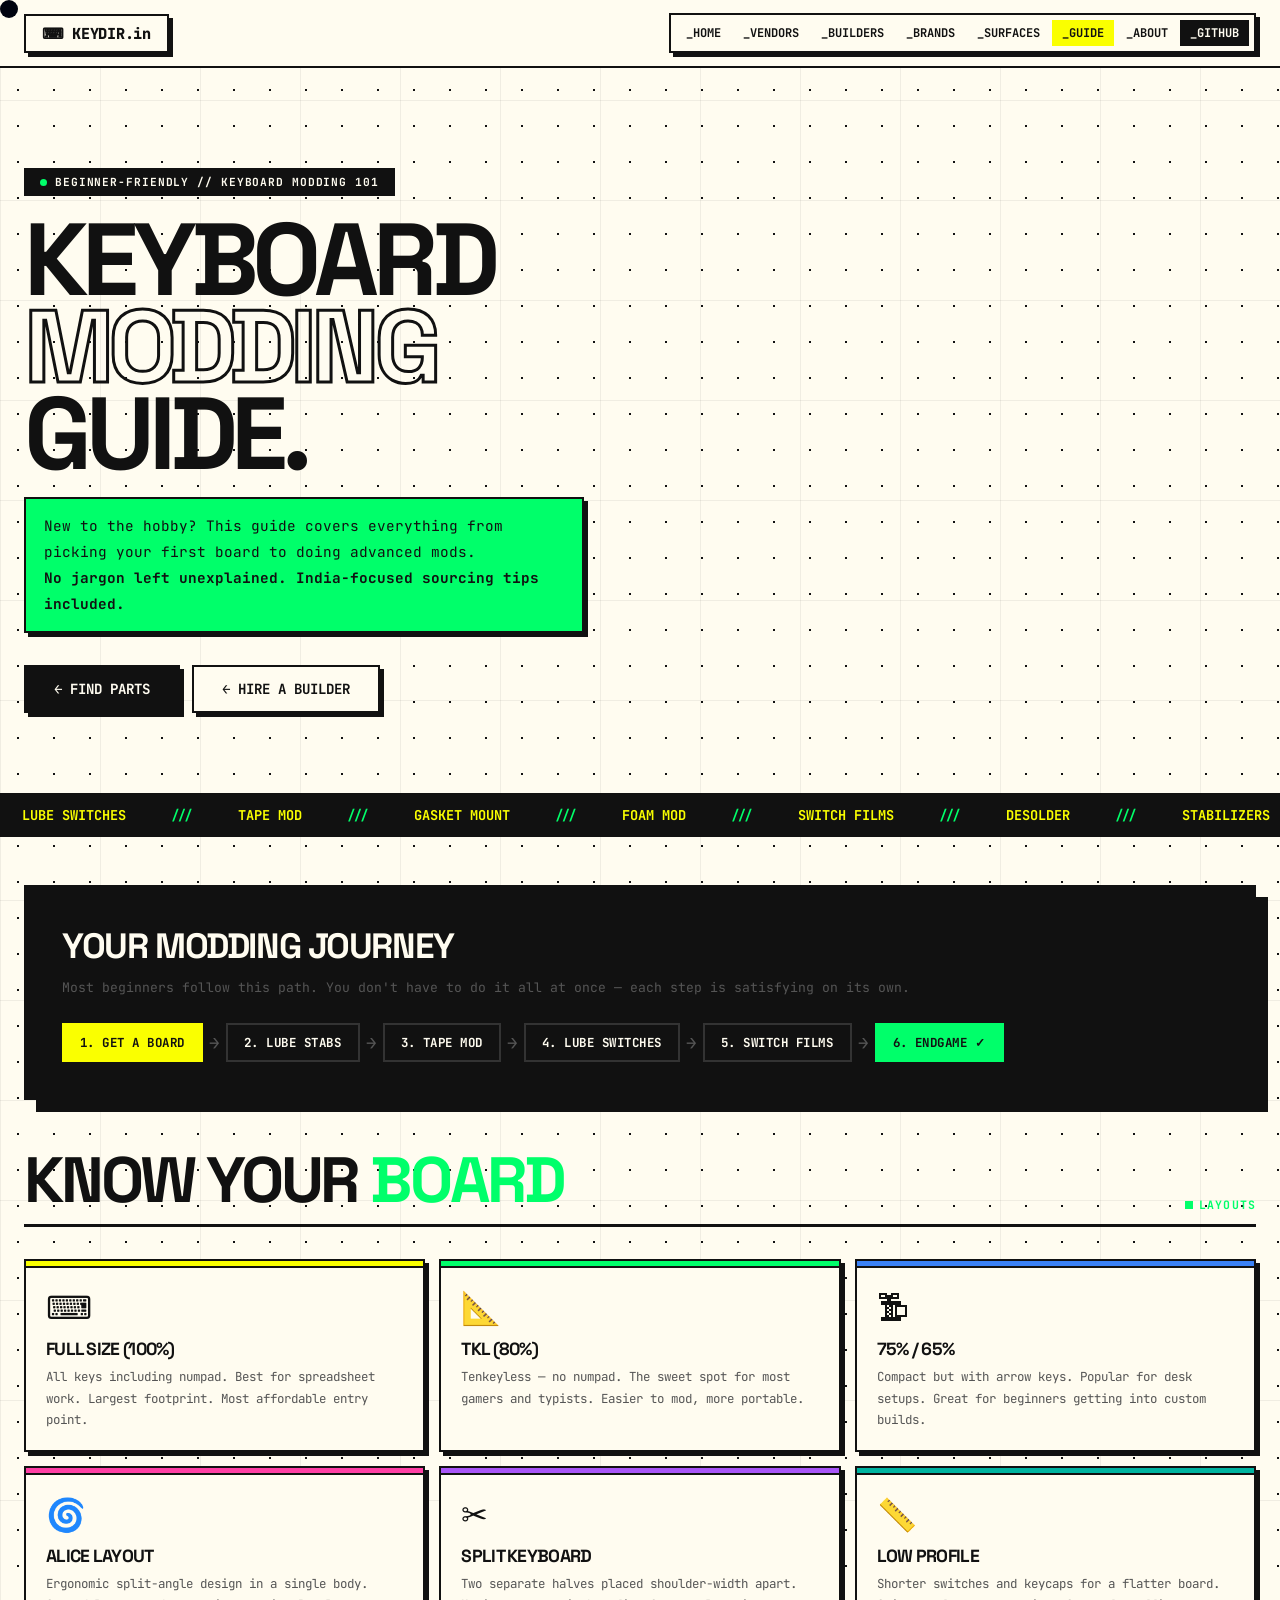
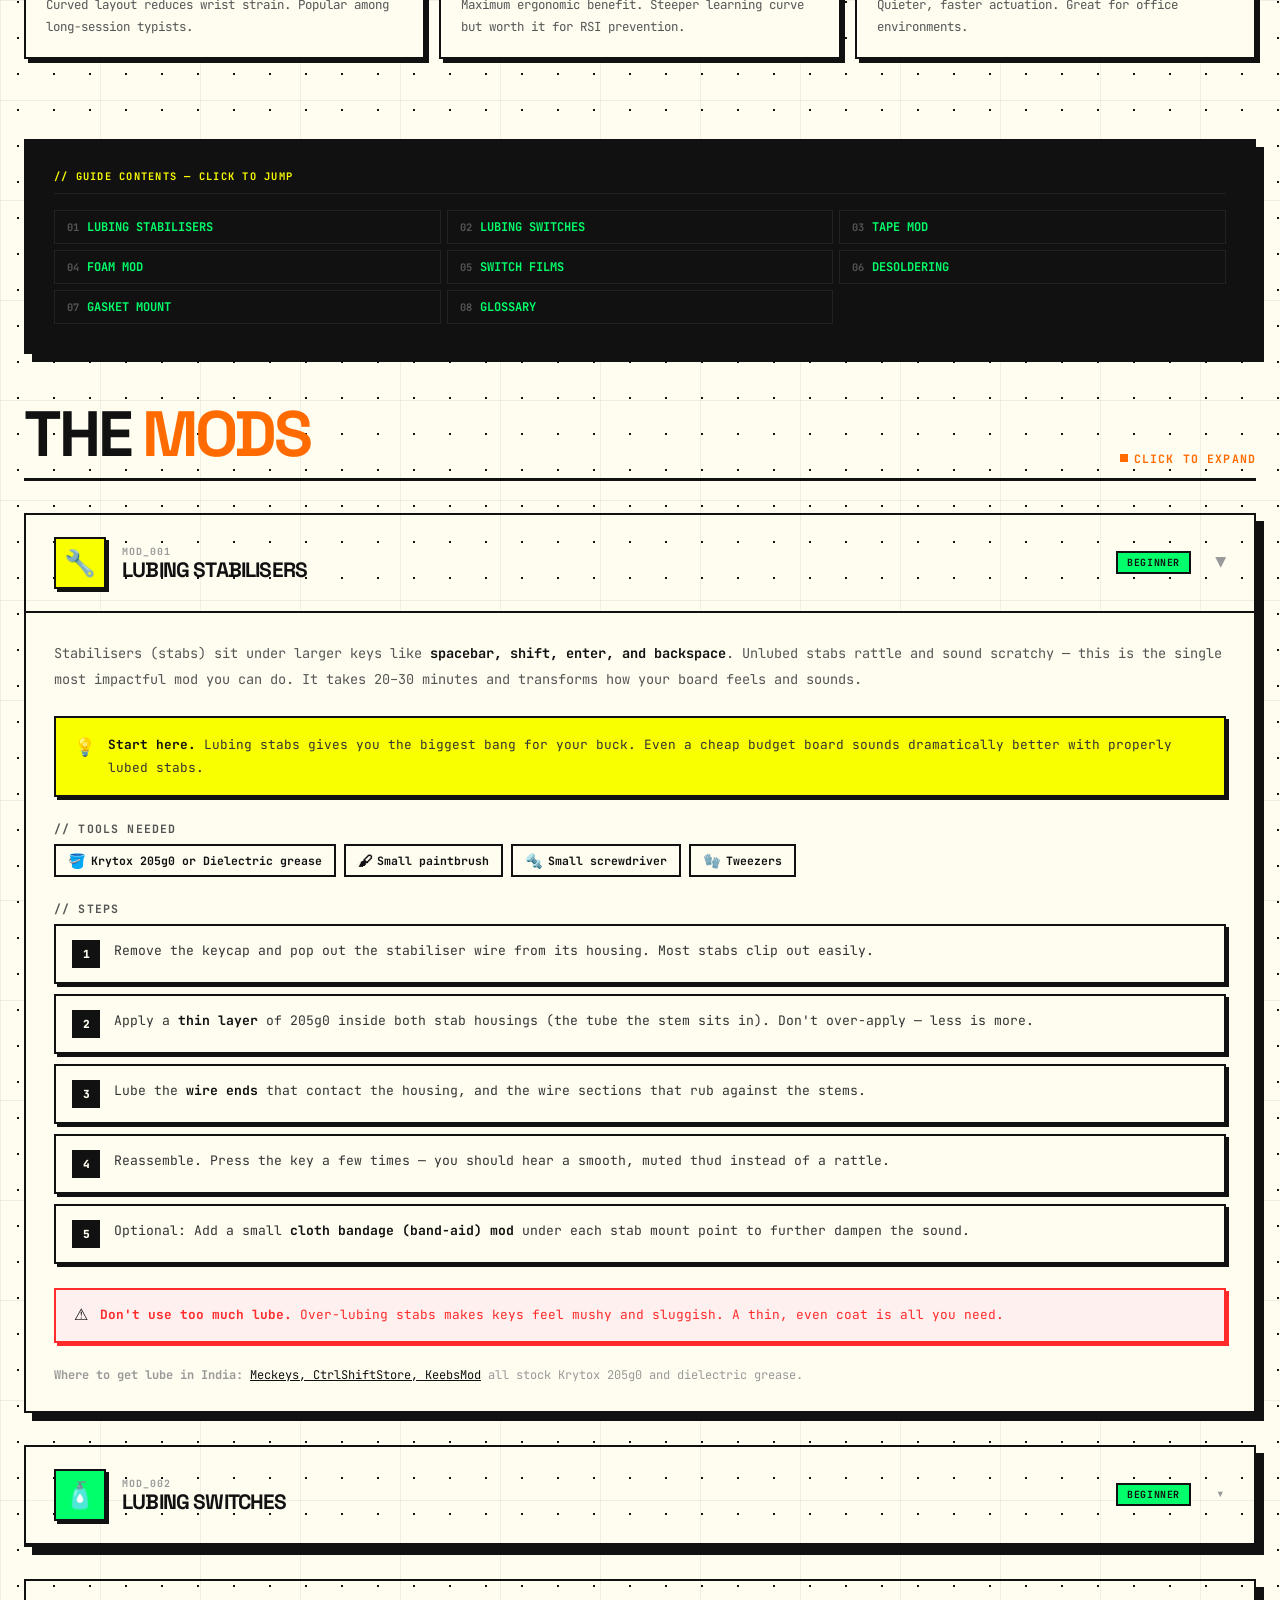
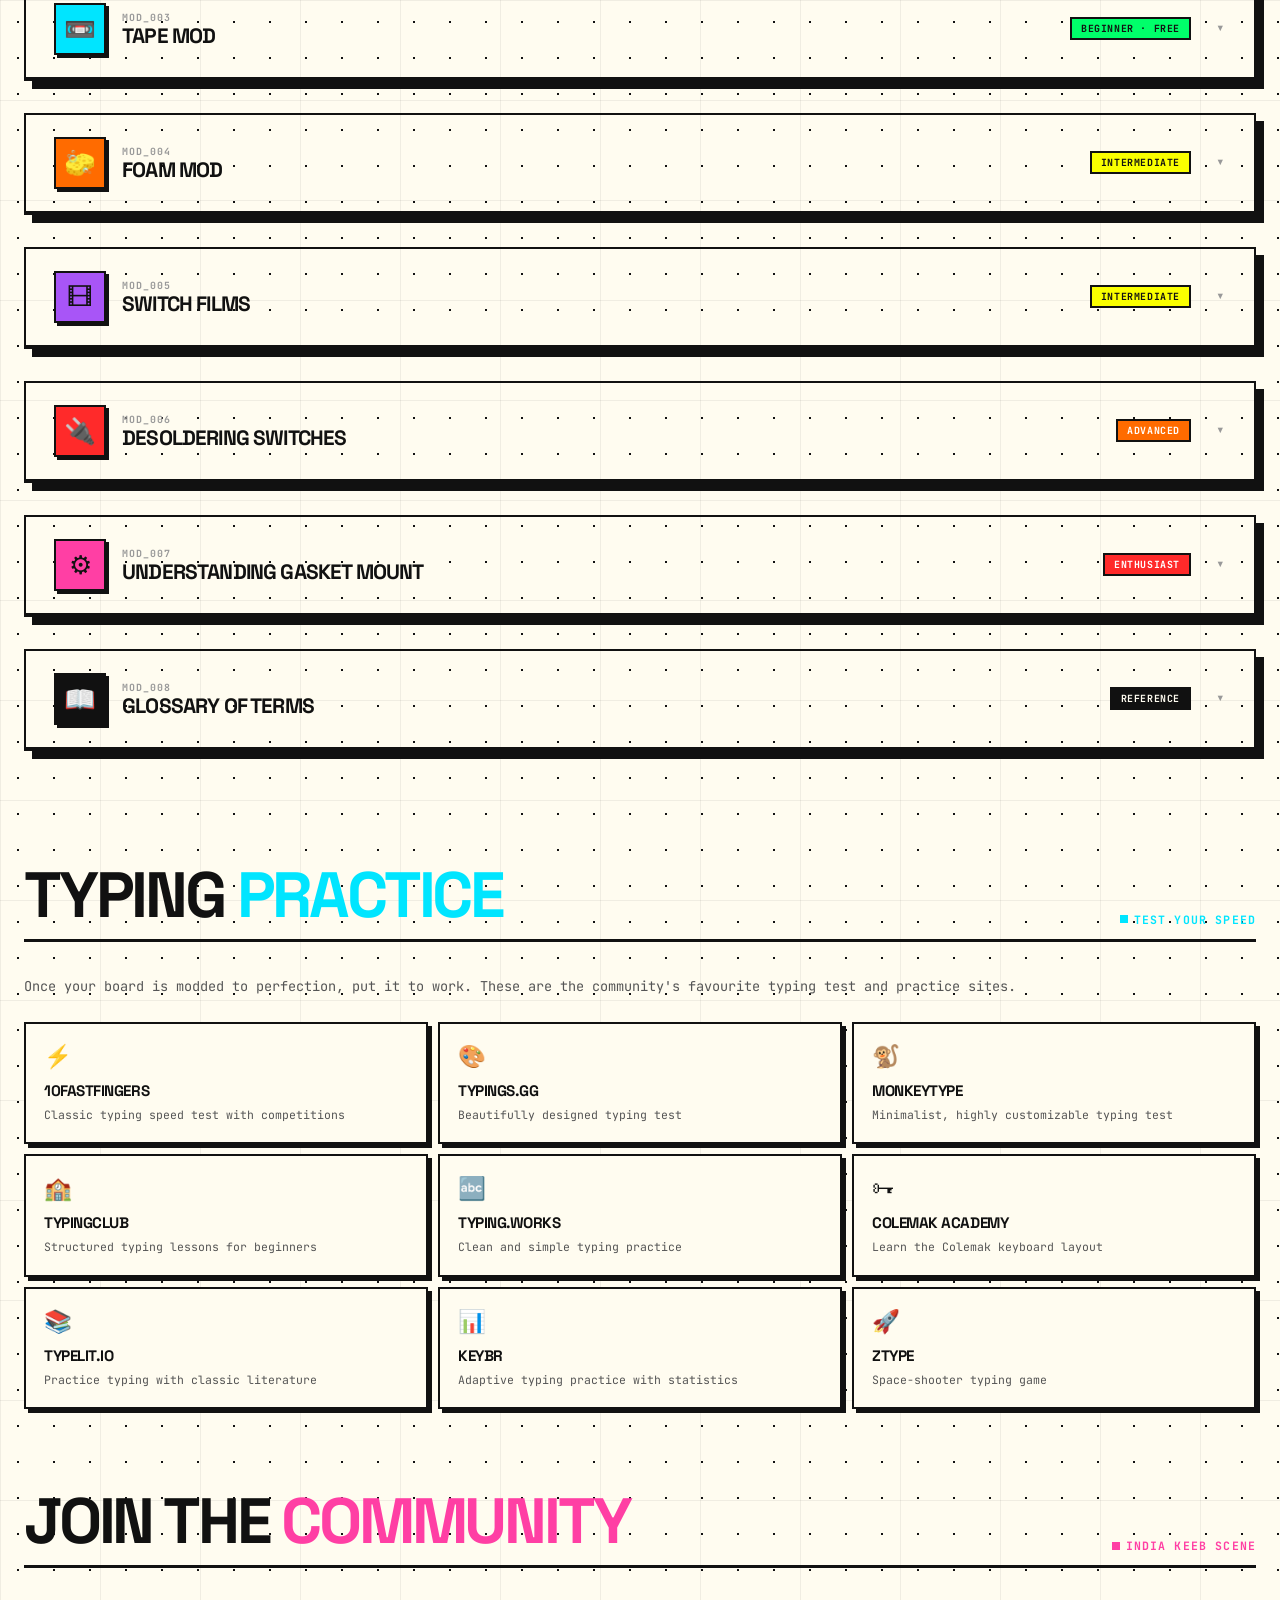
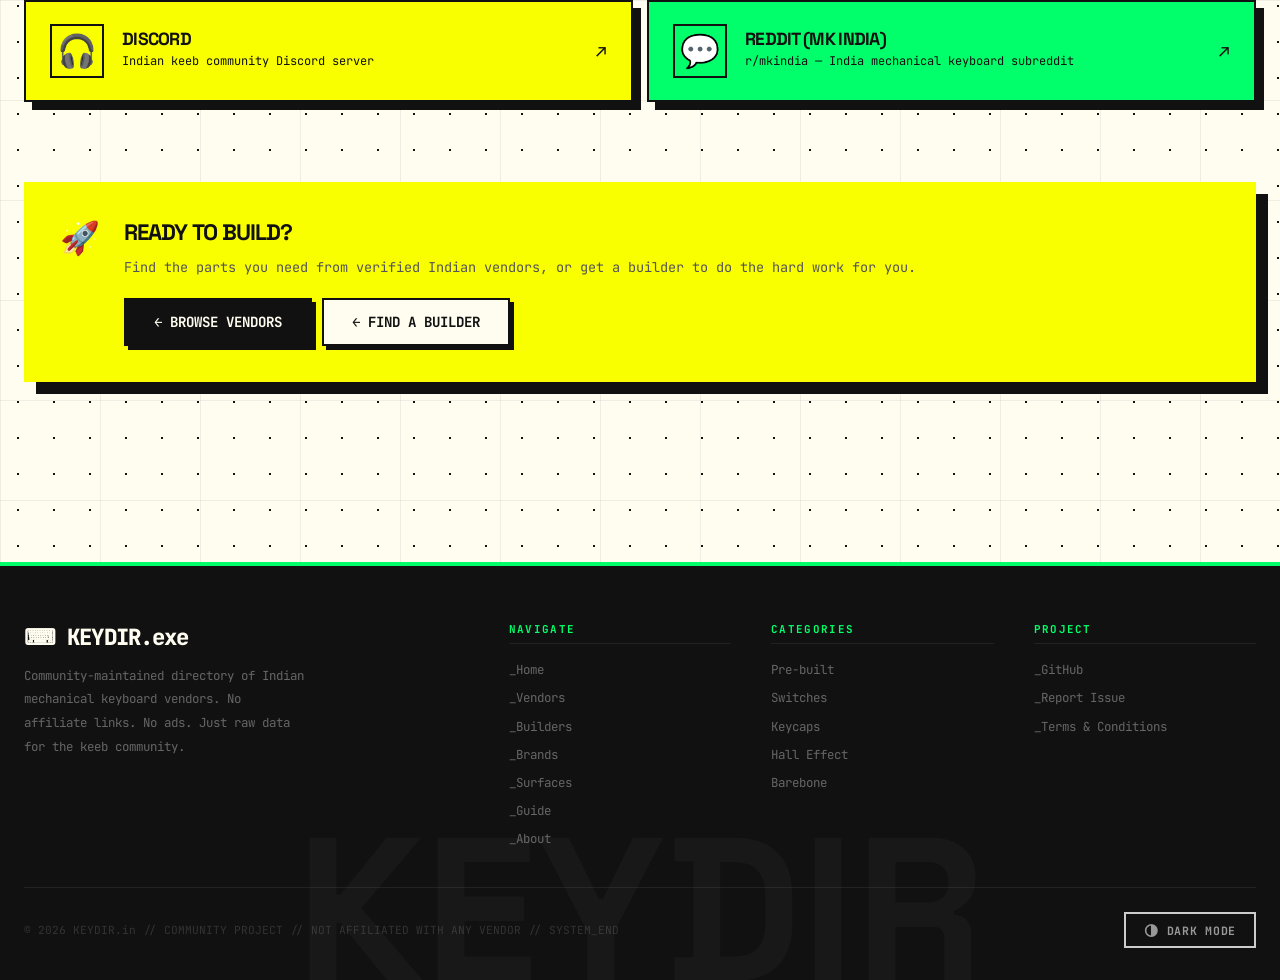
<file: guide/index.html>
<head>

<!-- Basic Setup -->
<meta charset="UTF-8">
<meta name="viewport" content="width=device-width, initial-scale=1.0">

<title>Mechanical Keyboard Buying Guide India — KEYDIR.in</title>

<script defer src="https://cloud.umami.is/script.js" data-website-id="35caf6d4-f14b-4b28-9f07-600b6910a4d3"></script>

<meta name="description"
content="Beginner’s guide to mechanical keyboards in India. Learn about switches, layouts, keycaps, vendors, custom keyboards, and how to choose the right keyboard.">

<meta name="robots" content="index, follow, max-image-preview:large">

<link rel="canonical" href="https://keydir.in/guide/">

<!-- Geo Targeting -->
<meta name="geo.region" content="IN">
<meta name="geo.placename" content="India">

<!-- Theme color -->
<meta name="theme-color" content="#000000">

<!-- Favicons -->
<link rel="icon" type="image/png" sizes="32x32" href="/assets/img/favicon-32.png">
<link rel="icon" type="image/png" sizes="192x192" href="/assets/img/favicon-192.png">
<link rel="icon" type="image/png" sizes="512x512" href="/assets/img/favicon-512.png">
<link rel="apple-touch-icon" href="/assets/img/favicon-512.png">

<!-- Open Graph (Discord / WhatsApp / Reddit preview) -->
<meta property="og:title" content="Mechanical Keyboard Buying Guide India — KEYDIR.in">
<meta property="og:description"
content="Learn how to choose mechanical keyboards in India including switches, layouts, keycaps, vendors, and custom builds.">
<meta property="og:url" content="https://keydir.in/guide/">
<meta property="og:type" content="article">
<meta property="og:site_name" content="KEYDIR.in">
<meta property="og:locale" content="en_IN">

<meta property="og:image" content="https://keydir.in/assets/img/Banner.png">
<meta property="og:image:width" content="1200">
<meta property="og:image:height" content="630">
<meta property="og:image:alt" content="Mechanical Keyboard Buying Guide India — KEYDIR.in">

<!-- Twitter preview -->
<meta name="twitter:card" content="summary_large_image">
<meta name="twitter:title" content="Mechanical Keyboard Buying Guide India — KEYDIR.in">
<meta name="twitter:description"
content="Beginner-friendly mechanical keyboard guide for Indian buyers.">
<meta name="twitter:image" content="https://keydir.in/assets/img/Banner.png">

<!-- Organization Schema -->
<script type="application/ld+json">
{
 "@context": "https://schema.org",
 "@type": "Organization",
 "name": "KEYDIR.in",
 "url": "https://keydir.in",
 "logo": "https://keydir.in/assets/img/favicon-512.png"
}
</script>

<!-- Guide Page Schema -->
<script type="application/ld+json">
{
 "@context": "https://schema.org",
 "@type": "WebPage",
 "name": "Mechanical Keyboard Buying Guide India",
 "url": "https://keydir.in/guide/",
 "description": "Beginner’s guide explaining mechanical keyboards, switches, layouts, and buying options available in India."
}
</script>

<link rel="stylesheet" href="/assets/css/style.css">
<script src="/assets/js/theme.js"></script>
<style>
/* ── Guide hero ── */
.g-hero{padding:calc(var(--nav-h) + 100px) 24px 80px;max-width:1380px;margin:0 auto}
.g-title{font-family:var(--f-d);font-size:clamp(3rem,8vw,6.5rem);font-weight:800;line-height:.85;letter-spacing:-.06em;text-transform:uppercase;margin-bottom:1.25rem}
.g-title .outline{-webkit-text-stroke:3px var(--text);color:transparent}
.g-sub{font-family:var(--f-m);font-size:.9rem;line-height:1.8;background:var(--green);border:2px solid var(--border);padding:14px 18px;box-shadow:var(--sh);transform:rotate(-.3deg);display:inline-block;margin-bottom:2rem;max-width:560px;color:var(--border)}

/* ── Table of contents ── */
.toc{background:var(--border);border:2px solid var(--border);box-shadow:var(--sh-lg);padding:28px;margin-bottom:3rem}
.toc-title{font-family:var(--f-m);font-size:.65rem;font-weight:700;letter-spacing:.12em;text-transform:uppercase;color:var(--yellow);margin-bottom:16px;padding-bottom:10px;border-bottom:1px solid #222}
.toc-grid{display:grid;grid-template-columns:repeat(3,1fr);gap:6px}
.toc-item{
  display:flex;align-items:center;gap:8px;padding:8px 12px;
  font-family:var(--f-m);font-size:.75rem;font-weight:700;
  color:var(--green);text-decoration:none;
  border:1px solid #222;transition:all .12s;text-transform:uppercase;
}
.toc-item:hover{background:var(--green);color:var(--border);border-color:var(--green)}
.toc-item .toc-n{color:var(--text-muted);flex-shrink:0;font-size:.65rem}

/* ── Guide section ── */
.guide-section{
  border:2px solid var(--border);box-shadow:var(--sh-lg);
  margin-bottom:2rem;overflow:hidden;
  animation:card-in .35s ease both;
}
@keyframes card-in{from{opacity:0;transform:translateY(14px)}to{opacity:1;transform:none}}
.gs-header{
  display:flex;align-items:center;gap:16px;
  padding:22px 28px;border-bottom:2px solid var(--border);
  cursor:pointer;user-select:none;
  transition:background .12s;
}
.gs-header:hover{background:rgba(0,0,0,.04)}
.gs-icon{
  font-size:1.6rem;width:52px;height:52px;
  border:2px solid var(--border);display:flex;align-items:center;justify-content:center;
  flex-shrink:0;box-shadow:3px 3px 0 #111;transition:transform .12s;
}
.gs-header:hover .gs-icon{transform:rotate(-5deg)}
.gs-num{font-family:var(--f-m);font-size:.62rem;font-weight:700;color:var(--text-dim);letter-spacing:.1em;margin-bottom:3px}
.gs-title{font-family:var(--f-d);font-size:1.3rem;font-weight:800;text-transform:uppercase;letter-spacing:-.04em;line-height:.9}
.gs-tag{
  font-family:var(--f-m);font-size:.62rem;font-weight:700;padding:3px 9px;
  border:2px solid var(--border);text-transform:uppercase;letter-spacing:.06em;
  margin-left:auto;flex-shrink:0;
}
.gs-chevron{margin-left:8px;font-size:1.1rem;transition:transform .25s;flex-shrink:0;color:var(--text-dim);font-family:var(--f-m);font-weight:800}
.guide-section.open .gs-chevron{transform:rotate(180deg)}
.gs-body{
  display:none;padding:28px;
  background:var(--surface);
}
.guide-section.open .gs-body{display:block;animation:fade-in .25s ease}
@keyframes fade-in{from{opacity:0;transform:translateY(8px)}to{opacity:1;transform:none}}
.gs-desc{font-family:var(--f-m);font-size:.85rem;line-height:1.9;color:var(--text-muted);margin-bottom:1.5rem}
.gs-desc strong{color:var(--border)}
.gs-desc a{color:var(--border);font-weight:700}

/* ── Step list ── */
.steps{list-style:none;display:flex;flex-direction:column;gap:10px;margin-bottom:1.5rem}
.step{
  display:flex;gap:14px;align-items:flex-start;
  padding:14px 16px;border:2px solid var(--border);background:var(--surface);
  box-shadow:3px 3px 0 #111;
}
.step-n{
  font-family:var(--f-m);font-size:.7rem;font-weight:800;
  min-width:28px;height:28px;border:2px solid var(--border);
  display:flex;align-items:center;justify-content:center;
  background:var(--border);color:var(--surface);flex-shrink:0;
}
.step-text{font-family:var(--f-m);font-size:.82rem;line-height:1.75;color:#333}
.step-text strong{color:var(--border)}

/* ── Difficulty badge ── */
.diff-easy{background:var(--green);color:#111}
.diff-medium{background:var(--yellow);color:#111}
.diff-hard{background:var(--orange);color:#fff}
.diff-expert{background:var(--red);color:#fff}

/* ── Tools needed ── */
.tools-row{display:flex;flex-wrap:wrap;gap:8px;margin-bottom:1.5rem}
.tool-pill{
  font-family:var(--f-m);font-size:.72rem;font-weight:700;
  padding:5px 12px;border:2px solid var(--border);background:var(--surface);
  display:flex;align-items:center;gap:5px;
}
.tool-pill .t-icon{font-size:.9rem}

/* ── Pro tip box ── */
.pro-tip{
  background:var(--yellow);border:2px solid var(--border);
  padding:16px 18px;box-shadow:3px 3px 0 #111;
  display:flex;gap:12px;align-items:flex-start;margin-bottom:1.5rem;
}
.pt-icon{font-size:1.1rem;flex-shrink:0;margin-top:2px}
.pt-text{font-family:var(--f-m);font-size:.8rem;line-height:1.75;color:#333}
.pt-text strong{color:#111}

/* ── Warning box ── */
.warn-box{
  background:#fff0f0;border:2px solid var(--red);
  padding:14px 18px;box-shadow:3px 3px 0 var(--red);
  display:flex;gap:12px;align-items:flex-start;margin-bottom:1.5rem;
}
.wt-text{font-family:var(--f-m);font-size:.8rem;line-height:1.75;color:var(--red)}
.wt-text strong{color:var(--red)}

/* ── Glossary grid ── */
.glossary-grid{display:grid;grid-template-columns:repeat(2,1fr);gap:10px}
.glos-card{background:var(--surface);border:2px solid var(--border);box-shadow:3px 3px 0 #111;padding:16px 18px}
.glos-term{font-family:var(--f-d);font-size:.9rem;font-weight:800;text-transform:uppercase;letter-spacing:-.03em;margin-bottom:4px}
.glos-def{font-family:var(--f-m);font-size:.78rem;color:var(--text-muted);line-height:1.7}

/* ── Quick start card ── */
.quickstart{
  background:var(--border);border:2px solid var(--border);box-shadow:var(--sh-xl);
  padding:36px;margin-bottom:3rem;color:var(--surface);
}
.qs-title{font-family:var(--f-d);font-size:clamp(1.4rem,3vw,2.2rem);font-weight:800;text-transform:uppercase;letter-spacing:-.04em;margin-bottom:.5rem}
.qs-sub{font-family:var(--f-m);font-size:.82rem;color:var(--text-muted);line-height:1.8;margin-bottom:1.5rem}
.qs-path{display:flex;align-items:center;flex-wrap:wrap;gap:0}
.qs-step{
  font-family:var(--f-m);font-size:.78rem;font-weight:700;
  padding:9px 16px;border:2px solid #333;
  text-transform:uppercase;letter-spacing:.04em;
}
.qs-step.qs-highlight{background:var(--yellow);color:#111;border-color:var(--yellow)}
.qs-step.qs-green{background:var(--green);color:#111;border-color:var(--green)}
.qs-arrow{color:var(--text-muted);font-family:var(--f-m);font-weight:800;font-size:1.1rem;padding:0 6px}

/* ── Keyboard type intro cards ── */
.type-grid{display:grid;grid-template-columns:repeat(3,1fr);gap:14px;margin-bottom:3rem}
.type-card{background:var(--surface);border:2px solid var(--border);box-shadow:var(--sh);overflow:hidden}
.type-card-head{height:7px;border-bottom:2px solid var(--border)}
.type-card-body{padding:20px}
.type-icon{font-size:2rem;margin-bottom:10px;display:block}
.type-name{font-family:var(--f-d);font-size:1.1rem;font-weight:800;text-transform:uppercase;letter-spacing:-.04em;margin-bottom:6px}
.type-desc{font-family:var(--f-m);font-size:.78rem;color:var(--text-muted);line-height:1.7}

/* ── Typing practice & community links ── */
.practice-grid{display:grid;grid-template-columns:repeat(3,1fr);gap:10px;margin-bottom:2rem}
.practice-card{
  background:var(--surface);border:2px solid var(--border);box-shadow:var(--sh);
  padding:18px;text-decoration:none;color:var(--border);
  display:flex;flex-direction:column;gap:6px;
  transition:transform .12s,box-shadow .12s;
}
.practice-card:hover{transform:translate(3px,3px);box-shadow:1px 1px 0 #111;background:var(--yellow)}
.practice-icon{font-size:1.4rem;margin-bottom:4px}
.practice-name{font-family:var(--f-d);font-size:.95rem;font-weight:800;text-transform:uppercase;letter-spacing:-.03em}
.practice-desc{font-family:var(--f-m);font-size:.72rem;color:var(--text-muted);line-height:1.6}
.practice-card:hover .practice-desc{color:#333}
.community-row{display:grid;grid-template-columns:1fr 1fr;gap:14px;margin-bottom:2rem}
.community-card{
  display:flex;align-items:center;gap:18px;padding:22px 24px;
  border:2px solid var(--border);box-shadow:var(--sh-lg);
  text-decoration:none;color:var(--border);
  transition:transform .12s,box-shadow .12s;
}
.community-card:hover{transform:translate(4px,4px);box-shadow:2px 2px 0 #111}
.community-card-icon{font-size:2rem;width:54px;height:54px;border:2px solid var(--border);display:flex;align-items:center;justify-content:center;flex-shrink:0}
.community-card-name{font-family:var(--f-d);font-size:1.1rem;font-weight:800;text-transform:uppercase;letter-spacing:-.04em;line-height:.9;margin-bottom:4px}
.community-card-desc{font-family:var(--f-m);font-size:.75rem;line-height:1.6}
@media(max-width:860px){.toc-grid{grid-template-columns:1fr 1fr}.glossary-grid{grid-template-columns:1fr}.type-grid{grid-template-columns:1fr}.practice-grid{grid-template-columns:repeat(2,1fr)}.community-row{grid-template-columns:1fr}}
@media(max-width:580px){.toc-grid{grid-template-columns:1fr}.qs-path{flex-direction:column}.practice-grid{grid-template-columns:1fr}}
@media(max-width:640px){.g-hero{padding-left:16px;padding-right:16px}}
</style>
</head>
<body>
<div id="cursor"></div><div id="prog"></div>

<nav class="navbar">
  <a href="../" class="nav-logo">⌨ KEYDIR.in</a>
  <div class="nav-links">
    <a href="../">_Home</a>
    <a href="/vendors/">_Vendors</a>
    <a href="/builders/">_Builders</a>
    <a href="/brands/">_Brands</a>
    <a href="/surfaces/">_Surfaces</a>
    <a href="/guide/" class="active">_Guide</a>
    <a href="/about/">_About</a>
    <a href="https://github.com/SHADOW269/Keydir.in" target="_blank" style="background:var(--text);color:var(--bg)">_GitHub</a>
  </div>
  <button class="nav-ham" id="ham"><span></span><span></span><span></span></button>
</nav>
<div id="mob-nav">
  <button id="mob-close">[ X ]</button>
  <a href="../">_Home</a>
  <a href="/vendors/">_Vendors</a>
  <a href="/builders/">_Builders</a>
  <a href="/brands/">_Brands</a>
  <a href="/surfaces/">_Surfaces</a>
  <a href="/guide/" class="active">_Guide</a>
  <a href="/about/">_About</a>
</div>

<!-- Hero -->
<div class="g-hero">
  <div class="section-tag-label reveal"><span class="dot"></span> BEGINNER-FRIENDLY // KEYBOARD MODDING 101</div>
  <h1 class="g-title reveal" style="transition-delay:.06s">
    KEYBOARD<br/><span class="outline">MODDING</span><br/>GUIDE.
  </h1>
  <p class="g-sub reveal" style="transition-delay:.12s">
    New to the hobby? This guide covers everything from picking your first board to doing advanced mods.<br/>
    <b>No jargon left unexplained. India-focused sourcing tips included.</b>
  </p>
  <div class="reveal" style="transition-delay:.18s;display:flex;gap:12px;flex-wrap:wrap">
    <a href="/vendors/" class="btn-primary">← Find Parts</a>
    <a href="/builders/" class="btn-secondary">← Hire a Builder</a>
  </div>
</div>

<!-- Marquee -->
<div class="marquee-strip">
  <div class="marquee-track">
    <span>LUBE SWITCHES</span><span class="sep">///</span><span>TAPE MOD</span><span class="sep">///</span><span>GASKET MOUNT</span><span class="sep">///</span><span>FOAM MOD</span><span class="sep">///</span><span>SWITCH FILMS</span><span class="sep">///</span><span>DESOLDER</span><span class="sep">///</span><span>STABILIZERS</span><span class="sep">///</span><span>FORCE CURVE</span><span class="sep">///</span><span>THOCK</span><span class="sep">///</span>
    <span>LUBE SWITCHES</span><span class="sep">///</span><span>TAPE MOD</span><span class="sep">///</span><span>GASKET MOUNT</span><span class="sep">///</span><span>FOAM MOD</span><span class="sep">///</span><span>SWITCH FILMS</span><span class="sep">///</span><span>DESOLDER</span><span class="sep">///</span><span>STABILIZERS</span><span class="sep">///</span><span>FORCE CURVE</span><span class="sep">///</span><span>THOCK</span><span class="sep">///</span>
  </div>
</div>

<div class="page-body" style="padding-bottom:100px">

  <!-- Quick start path -->
  <section style="padding:3rem 0 0">
    <div class="quickstart reveal">
      <div class="qs-title">Your Modding Journey</div>
      <div class="qs-sub">Most beginners follow this path. You don't have to do it all at once — each step is satisfying on its own.</div>
      <div class="qs-path">
        <div class="qs-step qs-highlight">1. Get a board</div>
        <div class="qs-arrow">→</div>
        <div class="qs-step">2. Lube stabs</div>
        <div class="qs-arrow">→</div>
        <div class="qs-step">3. Tape mod</div>
        <div class="qs-arrow">→</div>
        <div class="qs-step">4. Lube switches</div>
        <div class="qs-arrow">→</div>
        <div class="qs-step">5. Switch films</div>
        <div class="qs-arrow">→</div>
        <div class="qs-step qs-green">6. Endgame ✓</div>
      </div>
    </div>
  </section>

  <!-- Keyboard types -->
  <section style="padding:0 0 2rem">
    <div class="sec-head reveal">
      <h2>KNOW YOUR <em style="color:var(--green)">BOARD</em></h2>
      <div class="sec-tag" style="color:var(--green)">LAYOUTS</div>
    </div>
    <div class="type-grid reveal" style="transition-delay:.06s">
      <div class="type-card">
        <div class="type-card-head" style="background:var(--yellow)"></div>
        <div class="type-card-body">
          <span class="type-icon">⌨</span>
          <div class="type-name">Full Size (100%)</div>
          <div class="type-desc">All keys including numpad. Best for spreadsheet work. Largest footprint. Most affordable entry point.</div>
        </div>
      </div>
      <div class="type-card">
        <div class="type-card-head" style="background:var(--green)"></div>
        <div class="type-card-body">
          <span class="type-icon">📐</span>
          <div class="type-name">TKL (80%)</div>
          <div class="type-desc">Tenkeyless — no numpad. The sweet spot for most gamers and typists. Easier to mod, more portable.</div>
        </div>
      </div>
      <div class="type-card">
        <div class="type-card-head" style="background:var(--blue)"></div>
        <div class="type-card-body">
          <span class="type-icon">🗜</span>
          <div class="type-name">75% / 65%</div>
          <div class="type-desc">Compact but with arrow keys. Popular for desk setups. Great for beginners getting into custom builds.</div>
        </div>
      </div>
      <div class="type-card">
        <div class="type-card-head" style="background:var(--pink)"></div>
        <div class="type-card-body">
          <span class="type-icon">🌀</span>
          <div class="type-name">Alice Layout</div>
          <div class="type-desc">Ergonomic split-angle design in a single body. Curved layout reduces wrist strain. Popular among long-session typists.</div>
        </div>
      </div>
      <div class="type-card">
        <div class="type-card-head" style="background:var(--purple)"></div>
        <div class="type-card-body">
          <span class="type-icon">✂</span>
          <div class="type-name">Split Keyboard</div>
          <div class="type-desc">Two separate halves placed shoulder-width apart. Maximum ergonomic benefit. Steeper learning curve but worth it for RSI prevention.</div>
        </div>
      </div>
      <div class="type-card">
        <div class="type-card-head" style="background:var(--teal)"></div>
        <div class="type-card-body">
          <span class="type-icon">📏</span>
          <div class="type-name">Low Profile</div>
          <div class="type-desc">Shorter switches and keycaps for a flatter board. Quieter, faster actuation. Great for office environments.</div>
        </div>
      </div>
    </div>
  </section>

  <!-- Table of contents -->
  <div class="toc reveal">
    <div class="toc-title">// GUIDE CONTENTS — CLICK TO JUMP</div>
    <div class="toc-grid">
      <a href="#mod-stabs" class="toc-item"><span class="toc-n">01</span> Lubing Stabilisers</a>
      <a href="#mod-lube" class="toc-item"><span class="toc-n">02</span> Lubing Switches</a>
      <a href="#mod-tape" class="toc-item"><span class="toc-n">03</span> Tape Mod</a>
      <a href="#mod-foam" class="toc-item"><span class="toc-n">04</span> Foam Mod</a>
      <a href="#mod-films" class="toc-item"><span class="toc-n">05</span> Switch Films</a>
      <a href="#mod-desolder" class="toc-item"><span class="toc-n">06</span> Desoldering</a>
      <a href="#mod-gasket" class="toc-item"><span class="toc-n">07</span> Gasket Mount</a>
      <a href="#mod-glossary" class="toc-item"><span class="toc-n">08</span> Glossary</a>
    </div>
  </div>

  <!-- Mods -->
  <section style="padding:0 0 80px">
    <div class="sec-head reveal">
      <h2>THE <em style="color:var(--orange)">MODS</em></h2>
      <div class="sec-tag" style="color:var(--orange)">CLICK TO EXPAND</div>
    </div>

    <!-- 01 Lubing Stabilisers -->
    <div class="guide-section reveal open" id="mod-stabs">
      <div class="gs-header" onclick="toggleSection(this)">
        <div class="gs-icon" style="background:var(--yellow)">🔧</div>
        <div>
          <div class="gs-num">MOD_001</div>
          <div class="gs-title">Lubing Stabilisers</div>
        </div>
        <div class="gs-tag diff-easy">Beginner</div>
        <div class="gs-chevron">▲</div>
      </div>
      <div class="gs-body">
        <div class="gs-desc">
          Stabilisers (stabs) sit under larger keys like <strong>spacebar, shift, enter, and backspace</strong>. Unlubed stabs rattle and sound scratchy — this is the single most impactful mod you can do. It takes 20–30 minutes and transforms how your board feels and sounds.
        </div>
        <div class="pro-tip">
          <span class="pt-icon">💡</span>
          <div class="pt-text"><strong>Start here.</strong> Lubing stabs gives you the biggest bang for your buck. Even a cheap budget board sounds dramatically better with properly lubed stabs.</div>
        </div>
        <div style="font-family:var(--f-m);font-size:.72rem;font-weight:700;letter-spacing:.1em;text-transform:uppercase;color:var(--text-muted);margin-bottom:8px">// TOOLS NEEDED</div>
        <div class="tools-row">
          <div class="tool-pill"><span class="t-icon">🪣</span> Krytox 205g0 or Dielectric grease</div>
          <div class="tool-pill"><span class="t-icon">🖌</span> Small paintbrush</div>
          <div class="tool-pill"><span class="t-icon">🔩</span> Small screwdriver</div>
          <div class="tool-pill"><span class="t-icon">🧤</span> Tweezers</div>
        </div>
        <div style="font-family:var(--f-m);font-size:.72rem;font-weight:700;letter-spacing:.1em;text-transform:uppercase;color:var(--text-muted);margin-bottom:8px">// STEPS</div>
        <ol class="steps">
          <li class="step"><span class="step-n">1</span><span class="step-text">Remove the keycap and pop out the stabiliser wire from its housing. Most stabs clip out easily.</span></li>
          <li class="step"><span class="step-n">2</span><span class="step-text">Apply a <strong>thin layer</strong> of 205g0 inside both stab housings (the tube the stem sits in). Don't over-apply — less is more.</span></li>
          <li class="step"><span class="step-n">3</span><span class="step-text">Lube the <strong>wire ends</strong> that contact the housing, and the wire sections that rub against the stems.</span></li>
          <li class="step"><span class="step-n">4</span><span class="step-text">Reassemble. Press the key a few times — you should hear a smooth, muted thud instead of a rattle.</span></li>
          <li class="step"><span class="step-n">5</span><span class="step-text">Optional: Add a small <strong>cloth bandage (band-aid) mod</strong> under each stab mount point to further dampen the sound.</span></li>
        </ol>
        <div class="warn-box">
          <span style="font-size:1rem;flex-shrink:0">⚠</span>
          <div class="wt-text"><strong>Don't use too much lube.</strong> Over-lubing stabs makes keys feel mushy and sluggish. A thin, even coat is all you need.</div>
        </div>
        <div style="font-family:var(--f-m);font-size:.75rem;color:var(--text-dim)"><strong>Where to get lube in India:</strong> <a href="vendors.html" style="color:var(--text)">Meckeys, CtrlShiftStore, KeebsMod</a> all stock Krytox 205g0 and dielectric grease.</div>
      </div>
    </div>

    <!-- 02 Lubing Switches -->
    <div class="guide-section reveal" id="mod-lube">
      <div class="gs-header" onclick="toggleSection(this)">
        <div class="gs-icon" style="background:var(--green)">🧴</div>
        <div>
          <div class="gs-num">MOD_002</div>
          <div class="gs-title">Lubing Switches</div>
        </div>
        <div class="gs-tag diff-easy">Beginner</div>
        <div class="gs-chevron">▾</div>
      </div>
      <div class="gs-body">
        <div class="gs-desc">
          Lubing switches smooths out the keystroke and reduces scratch and noise. The effect varies by switch type — <strong>linears</strong> benefit the most, <strong>tactiles</strong> should be lubed lightly (avoid the legs), and <strong>clicky switches should NOT be lubed</strong> as it destroys the click mechanism.
        </div>
        <div class="pro-tip">
          <span class="pt-icon">💡</span>
          <div class="pt-text"><strong>Use 205g0 for linears, 3203 for tactiles.</strong> Krytox 205g0 is too thick for tactiles and will kill the bump. Use a lighter lube like Tribosys 3203 on tactile switches.</div>
        </div>
        <div style="font-family:var(--f-m);font-size:.72rem;font-weight:700;letter-spacing:.1em;text-transform:uppercase;color:var(--text-muted);margin-bottom:8px">// TOOLS NEEDED</div>
        <div class="tools-row">
          <div class="tool-pill"><span class="t-icon">🪣</span> Krytox 205g0 (linears) or 3203 (tactiles)</div>
          <div class="tool-pill"><span class="t-icon">🖌</span> Switch-lubing brush (size 0 or 00)</div>
          <div class="tool-pill"><span class="t-icon">🛠</span> Switch opener</div>
          <div class="tool-pill"><span class="t-icon">📦</span> Switch stem holder (optional)</div>
        </div>
        <div style="font-family:var(--f-m);font-size:.72rem;font-weight:700;letter-spacing:.1em;text-transform:uppercase;color:var(--text-muted);margin-bottom:8px">// STEPS</div>
        <ol class="steps">
          <li class="step"><span class="step-n">1</span><span class="step-text">Open the switch housing using a switch opener (or carefully with a flathead). Separate top, stem, bottom, and spring.</span></li>
          <li class="step"><span class="step-n">2</span><span class="step-text">Lube the <strong>inside rails</strong> of the bottom housing — the two channels the stem slides through.</span></li>
          <li class="step"><span class="step-n">3</span><span class="step-text">Lube the <strong>stem legs</strong> on all four sides. For tactiles: <strong>skip the legs</strong> entirely — only lube the sides.</span></li>
          <li class="step"><span class="step-n">4</span><span class="step-text">Optionally bag-lube or brush-lube the spring to remove spring ping noise.</span></li>
          <li class="step"><span class="step-n">5</span><span class="step-text">Reassemble and repeat. Expect to spend 1–3 hours for a full board — put on a podcast.</span></li>
        </ol>
        <div class="warn-box">
          <span style="font-size:1rem;flex-shrink:0">⚠</span>
          <div class="wt-text"><strong>Never lube clicky switches</strong> (e.g. Cherry MX Blue, Kailh Box White). It permanently ruins the click mechanism.</div>
        </div>
      </div>
    </div>

    <!-- 03 Tape Mod -->
    <div class="guide-section reveal" id="mod-tape">
      <div class="gs-header" onclick="toggleSection(this)">
        <div class="gs-icon" style="background:var(--cyan)">📼</div>
        <div>
          <div class="gs-num">MOD_003</div>
          <div class="gs-title">Tape Mod</div>
        </div>
        <div class="gs-tag diff-easy">Beginner · Free</div>
        <div class="gs-chevron">▾</div>
      </div>
      <div class="gs-body">
        <div class="gs-desc">
          The tape mod is the most accessible mod in the hobby — it's <strong>completely free</strong> and takes under 5 minutes. You apply masking tape to the underside of your PCB to add flex and dampen sound. The result is a softer, more muted "thock" that many enthusiasts love.
        </div>
        <div class="pro-tip">
          <span class="pt-icon">💡</span>
          <div class="pt-text"><strong>Best mod-to-effort ratio.</strong> Costs nothing, takes 5 minutes, and genuinely changes the sound signature of your board. Try it before anything else.</div>
        </div>
        <div style="font-family:var(--f-m);font-size:.72rem;font-weight:700;letter-spacing:.1em;text-transform:uppercase;color:var(--text-muted);margin-bottom:8px">// TOOLS NEEDED</div>
        <div class="tools-row">
          <div class="tool-pill"><span class="t-icon">📼</span> Masking tape (painter's tape)</div>
          <div class="tool-pill"><span class="t-icon">✂</span> Scissors</div>
          <div class="tool-pill"><span class="t-icon">🔩</span> Screwdriver (to open case)</div>
        </div>
        <div style="font-family:var(--f-m);font-size:.72rem;font-weight:700;letter-spacing:.1em;text-transform:uppercase;color:var(--text-muted);margin-bottom:8px">// STEPS</div>
        <ol class="steps">
          <li class="step"><span class="step-n">1</span><span class="step-text">Open your keyboard case and remove the PCB assembly.</span></li>
          <li class="step"><span class="step-n">2</span><span class="step-text">Cut strips of masking tape and apply them to the <strong>back of the PCB</strong>, covering as much surface area as possible.</span></li>
          <li class="step"><span class="step-n">3</span><span class="step-text">Apply 2–3 layers for a more pronounced effect, or just 1 layer for subtle change.</span></li>
          <li class="step"><span class="step-n">4</span><span class="step-text">Reassemble and type. Compare before/after — you should notice a warmer, slightly muted sound.</span></li>
        </ol>
        <div class="pro-tip">
          <span class="pt-icon">🎵</span>
          <div class="pt-text">Use a sound dampening app or just record audio before/after on your phone to compare results. The difference is real but subtle — more noticeable on budget boards.</div>
        </div>
      </div>
    </div>

    <!-- 04 Foam Mod -->
    <div class="guide-section reveal" id="mod-foam">
      <div class="gs-header" onclick="toggleSection(this)">
        <div class="gs-icon" style="background:var(--orange)">🧽</div>
        <div>
          <div class="gs-num">MOD_004</div>
          <div class="gs-title">Foam Mod</div>
        </div>
        <div class="gs-tag diff-medium">Intermediate</div>
        <div class="gs-chevron">▾</div>
      </div>
      <div class="gs-body">
        <div class="gs-desc">
          Adding foam inside your case dramatically reduces hollow, echoey sounds and brings out a deeper, more satisfying "thock". You can add foam between the PCB and the case bottom, or between the PCB and the plate. <strong>Case foam</strong> is easiest; <strong>PCB foam</strong> (with switch holes cut out) has the most impact.
        </div>
        <div style="font-family:var(--f-m);font-size:.72rem;font-weight:700;letter-spacing:.1em;text-transform:uppercase;color:var(--text-muted);margin-bottom:8px">// TOOLS NEEDED</div>
        <div class="tools-row">
          <div class="tool-pill"><span class="t-icon">🧽</span> PE foam or IXPE foam sheet (1–3mm thick)</div>
          <div class="tool-pill"><span class="t-icon">✂</span> Scissors or craft knife</div>
          <div class="tool-pill"><span class="t-icon">📏</span> Ruler</div>
          <div class="tool-pill"><span class="t-icon">🔩</span> Screwdriver</div>
        </div>
        <div style="font-family:var(--f-m);font-size:.72rem;font-weight:700;letter-spacing:.1em;text-transform:uppercase;color:var(--text-muted);margin-bottom:8px">// STEPS</div>
        <ol class="steps">
          <li class="step"><span class="step-n">1</span><span class="step-text">Open your keyboard and remove the PCB + plate assembly from the case.</span></li>
          <li class="step"><span class="step-n">2</span><span class="step-text">Trace the case bottom onto your foam sheet and cut it to shape.</span></li>
          <li class="step"><span class="step-n">3</span><span class="step-text">Place foam in the case bottom. No glue needed — friction holds it in place.</span></li>
          <li class="step"><span class="step-n">4</span><span class="step-text">For PCB foam: trace + cut, then carefully cut out holes aligned with each switch position using a craft knife or punch.</span></li>
          <li class="step"><span class="step-n">5</span><span class="step-text">Reassemble and type. The sound should be noticeably deeper and less hollow.</span></li>
        </ol>
        <div class="pro-tip">
          <span class="pt-icon">💡</span>
          <div class="pt-text"><strong>PE foam vs IXPE:</strong> PE (polyethylene) foam found in packaging works perfectly and costs nothing. IXPE foam sold specifically for keyboards has more consistent thickness but similar results.</div>
        </div>
      </div>
    </div>

    <!-- 05 Switch Films -->
    <div class="guide-section reveal" id="mod-films">
      <div class="gs-header" onclick="toggleSection(this)">
        <div class="gs-icon" style="background:var(--purple)">🎞</div>
        <div>
          <div class="gs-num">MOD_005</div>
          <div class="gs-title">Switch Films</div>
        </div>
        <div class="gs-tag diff-medium">Intermediate</div>
        <div class="gs-chevron">▾</div>
      </div>
      <div class="gs-body">
        <div class="gs-desc">
          Switch films are thin plastic or POM sheets placed between the top and bottom halves of a switch housing. They tighten the housing tolerance — eliminating the <strong>"wobble"</strong> between the two halves — which reduces noise and makes the switch feel more solid. Especially effective on switches with loose housing tolerances.
        </div>
        <div style="font-family:var(--f-m);font-size:.72rem;font-weight:700;letter-spacing:.1em;text-transform:uppercase;color:var(--text-muted);margin-bottom:8px">// TOOLS NEEDED</div>
        <div class="tools-row">
          <div class="tool-pill"><span class="t-icon">🎞</span> Switch films (0.125mm–0.3mm)</div>
          <div class="tool-pill"><span class="t-icon">🛠</span> Switch opener</div>
          <div class="tool-pill"><span class="t-icon">🧤</span> Tweezers</div>
        </div>
        <div style="font-family:var(--f-m);font-size:.72rem;font-weight:700;letter-spacing:.1em;text-transform:uppercase;color:var(--text-muted);margin-bottom:8px">// STEPS</div>
        <ol class="steps">
          <li class="step"><span class="step-n">1</span><span class="step-text">Open the switch housing. Remove the stem and set aside.</span></li>
          <li class="step"><span class="step-n">2</span><span class="step-text">Place a switch film flat on the bottom housing, aligning it with the four pins/clips.</span></li>
          <li class="step"><span class="step-n">3</span><span class="step-text">Replace the stem, then snap the top housing back on. The film should sit sandwiched between the two halves.</span></li>
          <li class="step"><span class="step-n">4</span><span class="step-text">Repeat for all switches. If you're also lubing, film <strong>after</strong> lubing.</span></li>
        </ol>
        <div class="pro-tip">
          <span class="pt-icon">💡</span>
          <div class="pt-text"><strong>Test first.</strong> Some switches have tight housings that don't benefit from films. Try filming 5–10 switches and compare to an unfilmed one before committing to the whole board.</div>
        </div>
      </div>
    </div>

    <!-- 06 Desoldering -->
    <div class="guide-section reveal" id="mod-desolder">
      <div class="gs-header" onclick="toggleSection(this)">
        <div class="gs-icon" style="background:var(--red)">🔌</div>
        <div>
          <div class="gs-num">MOD_006</div>
          <div class="gs-title">Desoldering Switches</div>
        </div>
        <div class="gs-tag diff-hard">Advanced</div>
        <div class="gs-chevron">▾</div>
      </div>
      <div class="gs-body">
        <div class="gs-desc">
          If your keyboard has a <strong>soldered (non-hotswap) PCB</strong>, you'll need to desolder the existing switches to replace them. It requires more equipment and patience, but it's a crucial skill for working with budget or vintage boards. Always check if your board is hotswap first — most modern enthusiast boards are.
        </div>
        <div class="warn-box">
          <span style="font-size:1rem;flex-shrink:0">⚠</span>
          <div class="wt-text"><strong>Beginner caution:</strong> Improper desoldering can lift PCB pads and permanently damage the board. Practice on a spare PCB before working on your main board. Take your time.</div>
        </div>
        <div style="font-family:var(--f-m);font-size:.72rem;font-weight:700;letter-spacing:.1em;text-transform:uppercase;color:var(--text-muted);margin-bottom:8px">// TOOLS NEEDED</div>
        <div class="tools-row">
          <div class="tool-pill"><span class="t-icon">🔥</span> Soldering iron (350–380°C)</div>
          <div class="tool-pill"><span class="t-icon">💨</span> Desoldering pump (solder sucker)</div>
          <div class="tool-pill"><span class="t-icon">🧵</span> Solder wick (optional)</div>
          <div class="tool-pill"><span class="t-icon">🧪</span> Flux</div>
          <div class="tool-pill"><span class="t-icon">🖥</span> Switch puller</div>
        </div>
        <ol class="steps">
          <li class="step"><span class="step-n">1</span><span class="step-text">Apply a tiny amount of flux to the solder joint. Heat the joint with your soldering iron for 2–3 seconds until the solder melts.</span></li>
          <li class="step"><span class="step-n">2</span><span class="step-text">While the solder is molten, use the desoldering pump to suck it up. Repeat for both pins of each switch.</span></li>
          <li class="step"><span class="step-n">3</span><span class="step-text">Gently wiggle and pull the switch out with a switch puller. Do not force it — if it resists, there's still solder remaining.</span></li>
          <li class="step"><span class="step-n">4</span><span class="step-text">Clean the holes with solder wick if needed, then install your new switches and re-solder.</span></li>
        </ol>
        <div class="pro-tip">
          <span class="pt-icon">💡</span>
          <div class="pt-text"><strong>Not comfortable with a soldering iron?</strong> <a href="builders.html">Hire a local builder</a> — Parix and other Indian builders offer desoldering and switch-swap services at reasonable rates.</div>
        </div>
      </div>
    </div>

    <!-- 07 Gasket Mount -->
    <div class="guide-section reveal" id="mod-gasket">
      <div class="gs-header" onclick="toggleSection(this)">
        <div class="gs-icon" style="background:var(--pink)">⚙</div>
        <div>
          <div class="gs-num">MOD_007</div>
          <div class="gs-title">Understanding Gasket Mount</div>
        </div>
        <div class="gs-tag diff-expert">Enthusiast</div>
        <div class="gs-chevron">▾</div>
      </div>
      <div class="gs-body">
        <div class="gs-desc">
          Gasket mounting is a <strong>keyboard construction style</strong> rather than a mod — it refers to how the plate is attached to the case. In a gasket-mounted board, the plate "floats" on silicone or rubber gaskets instead of screwing directly to the case. This gives the keyboard a <strong>softer, bouncier typing feel</strong> and a more cushioned sound profile. It's why most enthusiast-tier keyboards cost more.
        </div>
        <div style="display:grid;grid-template-columns:1fr 1fr;gap:12px;margin-bottom:1.5rem">
          <div style="background:var(--surface);border:2px solid var(--black);box-shadow:3px 3px 0 var(--shadow);padding:16px">
            <div style="font-family:var(--f-d);font-size:.9rem;font-weight:800;text-transform:uppercase;margin-bottom:8px">Tray / Top Mount<br/><span style="color:var(--text-dim);font-size:.7rem">Budget boards</span></div>
            <div style="font-family:var(--f-m);font-size:.78rem;color:var(--text-muted);line-height:1.7">Plate screws directly to case. Stiffer, louder, less flex. Common in budget keyboards. Still moddable with tape + foam.</div>
          </div>
          <div style="background:var(--dark-card-bg);border:2px solid var(--black);box-shadow:3px 3px 0 var(--shadow);padding:16px;color:var(--dark-card-text)">
            <div style="font-family:var(--f-d);font-size:.9rem;font-weight:800;text-transform:uppercase;margin-bottom:8px;color:var(--green)">Gasket Mount<br/><span style="color:var(--text-muted);font-size:.7rem">Enthusiast tier</span></div>
            <div style="font-family:var(--f-m);font-size:.78rem;color:var(--text-muted);line-height:1.7">Plate floats on gaskets. Softer, more flex, warmer sound. Usually found in keyboards ₹8,000+.</div>
          </div>
        </div>
        <div class="pro-tip">
          <span class="pt-icon">💡</span>
          <div class="pt-text"><strong>Can't afford a gasket board?</strong> The tape mod + foam mod combination on a budget tray-mount board gets you surprisingly close to the gasket feel. Start there.</div>
        </div>
        <div class="gs-desc">
          <strong>Popular gasket-mounted boards available in India:</strong> Keychron Q series, Keychron V series (budget gasket), and various offerings from <a href="vendors.html">Meckeys and CtrlShiftStore</a>.
        </div>
      </div>
    </div>

    <!-- 08 Glossary -->
    <div class="guide-section reveal" id="mod-glossary">
      <div class="gs-header" onclick="toggleSection(this)">
        <div class="gs-icon" style="background:var(--dark-card-bg)">📖</div>
        <div>
          <div class="gs-num">MOD_008</div>
          <div class="gs-title">Glossary of Terms</div>
        </div>
        <div class="gs-tag" style="background:var(--text);color:var(--bg)">Reference</div>
        <div class="gs-chevron">▾</div>
      </div>
      <div class="gs-body">
        <div class="glossary-grid">
          <div class="glos-card"><div class="glos-term">Thock</div><div class="glos-def">A deep, satisfying low-pitched sound made on keypress. The holy grail of keyboard sounds.</div></div>
          <div class="glos-card"><div class="glos-term">Clack</div><div class="glos-def">A sharp, higher-pitched sound. Preferred by some over thock — purely subjective.</div></div>
          <div class="glos-card"><div class="glos-term">Plate</div><div class="glos-def">The rigid layer that switches mount into. Materials (aluminium, POM, FR4, polycarbonate) affect sound and feel.</div></div>
          <div class="glos-card"><div class="glos-term">PCB</div><div class="glos-def">Printed Circuit Board — the electronics layer. Can be hotswap (no soldering needed) or soldered.</div></div>
          <div class="glos-card"><div class="glos-term">Hotswap</div><div class="glos-def">Sockets on the PCB that let you swap switches without soldering. Strongly recommended for beginners.</div></div>
          <div class="glos-card"><div class="glos-term">Linear</div><div class="glos-def">Switch type that moves straight down with no tactile bump or click. Smooth, fast. E.g. Cherry Red, Gateron Yellow.</div></div>
          <div class="glos-card"><div class="glos-term">Tactile</div><div class="glos-def">Switch with a noticeable bump partway through the press. Feedback without noise. E.g. Cherry Brown, Boba U4.</div></div>
          <div class="glos-card"><div class="glos-term">Clicky</div><div class="glos-def">Switch with a tactile bump + audible click sound. Loud. E.g. Cherry Blue, Kailh Box White.</div></div>
          <div class="glos-card"><div class="glos-term">Actuation Force</div><div class="glos-def">How hard you need to press to register a keypress. Measured in grams (gf). 45g is common; 35g is feathery light, 67g is heavy.</div></div>
          <div class="glos-card"><div class="glos-term">Stabs</div><div class="glos-def">Short for stabilisers — metal + plastic mechanisms under large keys to prevent wobble.</div></div>
          <div class="glos-card"><div class="glos-term">Spring Ping</div><div class="glos-def">A metallic ringing sound from the switch spring. Fixed by bag-lubing springs with a thin oil.</div></div>
          <div class="glos-card"><div class="glos-term">Endgame</div><div class="glos-def">The mythical "perfect build" that will make you stop buying more keyboards. Most of us never reach it.</div></div>
          <div class="glos-card"><div class="glos-term">205g0</div><div class="glos-def">Krytox 205 Grade 0 — the most popular switch lubricant for linear switches. Thick grease texture.</div></div>
          <div class="glos-card"><div class="glos-term">3203 / 3204</div><div class="glos-def">Tribosys 3203 / 3204 — lighter lubricants suitable for tactile switches. Won't kill the bump.</div></div>
          <div class="glos-card"><div class="glos-term">Hall Effect</div><div class="glos-def">Switches using magnetic sensors instead of metal contacts. More durable, adjustable actuation point, analogue input.</div></div>
          <div class="glos-card"><div class="glos-term">Kerf</div><div class="glos-def">The gap/channel cut into gasket material. Affects how much the plate "gives" when typing.</div></div>
        </div>
      </div>
    </div>
  </section>

  <!-- Typing Practice -->
  <section style="padding:0 0 3rem">
    <div class="sec-head reveal">
      <h2>TYPING <em style="color:var(--cyan)">PRACTICE</em></h2>
      <div class="sec-tag" style="color:var(--cyan)">TEST YOUR SPEED</div>
    </div>
    <p class="reveal" style="font-family:var(--f-m);font-size:.85rem;color:var(--text-muted);line-height:1.8;margin-bottom:1.5rem;transition-delay:.04s">Once your board is modded to perfection, put it to work. These are the community's favourite typing test and practice sites.</p>
    <div class="practice-grid reveal" id="typingPracticeGrid" style="transition-delay:.08s"></div>
  </section>

  <!-- Community Links -->
  <section style="padding:0 0 3rem">
    <div class="sec-head reveal">
      <h2>JOIN THE <em style="color:var(--pink)">COMMUNITY</em></h2>
      <div class="sec-tag" style="color:var(--pink)">INDIA KEEB SCENE</div>
    </div>
    <div class="community-row reveal" id="communityLinksGrid" style="transition-delay:.08s"></div>
  </section>

  <!-- CTA section -->
  <section style="padding:0 0 80px">
    <div style="background:var(--yellow);border:2px solid var(--black);box-shadow:var(--sh-xl);padding:36px;display:flex;gap:24px;align-items:flex-start;flex-wrap:wrap" class="reveal">
      <div style="font-size:2rem;flex-shrink:0">🚀</div>
      <div style="flex:1;min-width:200px">
        <div style="font-family:var(--f-d);font-size:1.4rem;font-weight:800;text-transform:uppercase;letter-spacing:-.04em;margin-bottom:8px">Ready to build?</div>
        <div style="font-family:var(--f-m);font-size:.85rem;line-height:1.8;color:var(--text-muted);margin-bottom:18px">Find the parts you need from verified Indian vendors, or get a builder to do the hard work for you.</div>
        <div style="display:flex;gap:10px;flex-wrap:wrap">
          <a href="/vendors/" class="btn-primary">← Browse Vendors</a>
          <a href="/builders/" class="btn-secondary">← Find a Builder</a>
        </div>
      </div>
    </div>
  </section>

</div>

<!-- FOOTER -->
<footer>
  <div class="footer-inner">

    <div>
      <div class="f-logo">⌨ KEYDIR.exe</div>
      <div class="f-desc">
        Community-maintained directory of Indian mechanical keyboard vendors.
        No affiliate links. No ads. Just raw data for the keeb community.
      </div>
    </div>

    <div class="f-col">
      <h4>Navigate</h4>
      <ul>
        <li><a href="../">_Home</a></li>
        <li><a href="/vendors/">_Vendors</a></li>
        <li><a href="/builders/">_Builders</a></li>
        <li><a href="/brands/">_Brands</a></li>
        <li><a href="/surfaces/">_Surfaces</a></li>
        <li><a href="/guide/">_Guide</a></li>
        <li><a href="/about/">_About</a></li>
      </ul>
    </div>

    <div class="f-col">
      <h4>Categories</h4>
      <ul>
        <li><a href="/vendors/">Pre-built</a></li>
        <li><a href="/vendors/">Switches</a></li>
        <li><a href="/vendors/">Keycaps</a></li>
        <li><a href="/vendors/">Hall Effect</a></li>
        <li><a href="/vendors/">Barebone</a></li>
      </ul>
    </div>

    <div class="f-col">
      <h4>Project</h4>
      <ul>
        <li>
          <a href="https://github.com/SHADOW269/Keydir.in" target="_blank" rel="noopener">
            _GitHub
          </a>
        </li>
        <li>
          <a href="https://github.com/SHADOW269/Keydir.in/issues" target="_blank" rel="noopener">
            _Report Issue
          </a>
        </li>
        <li><a href="/Terms-and-Conditions/">_Terms & Conditions</a></li>
      </ul>
    </div>

  </div>

  <div class="f-bottom">
    <div class="f-copy">
      © 2026 KEYDIR.in // COMMUNITY PROJECT // NOT AFFILIATED WITH ANY VENDOR // SYSTEM_END
    </div>

    <button class="theme-toggle" onclick="toggleTheme()">
      <span class="tt-icon">◑</span>
      <span class="tt-label">DARK MODE</span>
    </button>
  </div>

  <div class="f-watermark">KEYDIR</div>
</footer>

<script src="/assets/js/shared.js"></script>
<script>
function toggleSection(header) {
  const section = header.closest('.guide-section');
  const chevron = header.querySelector('.gs-chevron');
  const isOpen  = section.classList.contains('open');
  section.classList.toggle('open', !isOpen);
  chevron.textContent = isOpen ? '▾' : '▲';
}

document.addEventListener("DOMContentLoaded", () => {
  // Typing practice links
  const pg = document.getElementById("typingPracticeGrid");
  if (pg && typeof TYPING_PRACTICE_LINKS !== "undefined") {
    TYPING_PRACTICE_LINKS.forEach((t, i) => {
      const a = document.createElement("a");
      a.href = t.url;
      a.target = "_blank";
      a.rel = "noopener";
      a.className = "practice-card reveal";
      a.style.transitionDelay = `${(i % 3) * 0.07}s`;
      a.innerHTML = `<div class="practice-icon">${t.icon}</div><div class="practice-name">${t.label}</div><div class="practice-desc">${t.desc}</div>`;
      pg.appendChild(a);
      setTimeout(() => {
        const io = new IntersectionObserver(en => {
          en.forEach(e => { if (e.isIntersecting) { e.target.classList.add("in"); io.unobserve(e.target); } });
        }, { threshold: .08 });
        io.observe(a);
      }, 0);
    });
  }

  // Community links
  const cg = document.getElementById("communityLinksGrid");
  if (cg && typeof COMMUNITY_LINKS !== "undefined") {
    const BG = ["var(--yellow)", "var(--green)"];
    COMMUNITY_LINKS.forEach((c, i) => {
      const a = document.createElement("a");
      a.href = c.url;
      a.target = "_blank";
      a.rel = "noopener";
      a.className = "community-card reveal";
      a.style.background = BG[i % BG.length];
      a.style.transitionDelay = `${i * 0.08}s`;
      a.innerHTML = `
        <div class="community-card-icon">${c.icon}</div>
        <div>
          <div class="community-card-name">${c.label}</div>
          <div class="community-card-desc">${c.desc}</div>
        </div>
        <div style="margin-left:auto;font-family:var(--f-m);font-weight:800;font-size:1.1rem">↗</div>
      `;
      cg.appendChild(a);
      setTimeout(() => {
        const io = new IntersectionObserver(en => {
          en.forEach(e => { if (e.isIntersecting) { e.target.classList.add("in"); io.unobserve(e.target); } });
        }, { threshold: .08 });
        io.observe(a);
      }, 0);
    });
  }
});
</script>
</body>
</html>
</file>
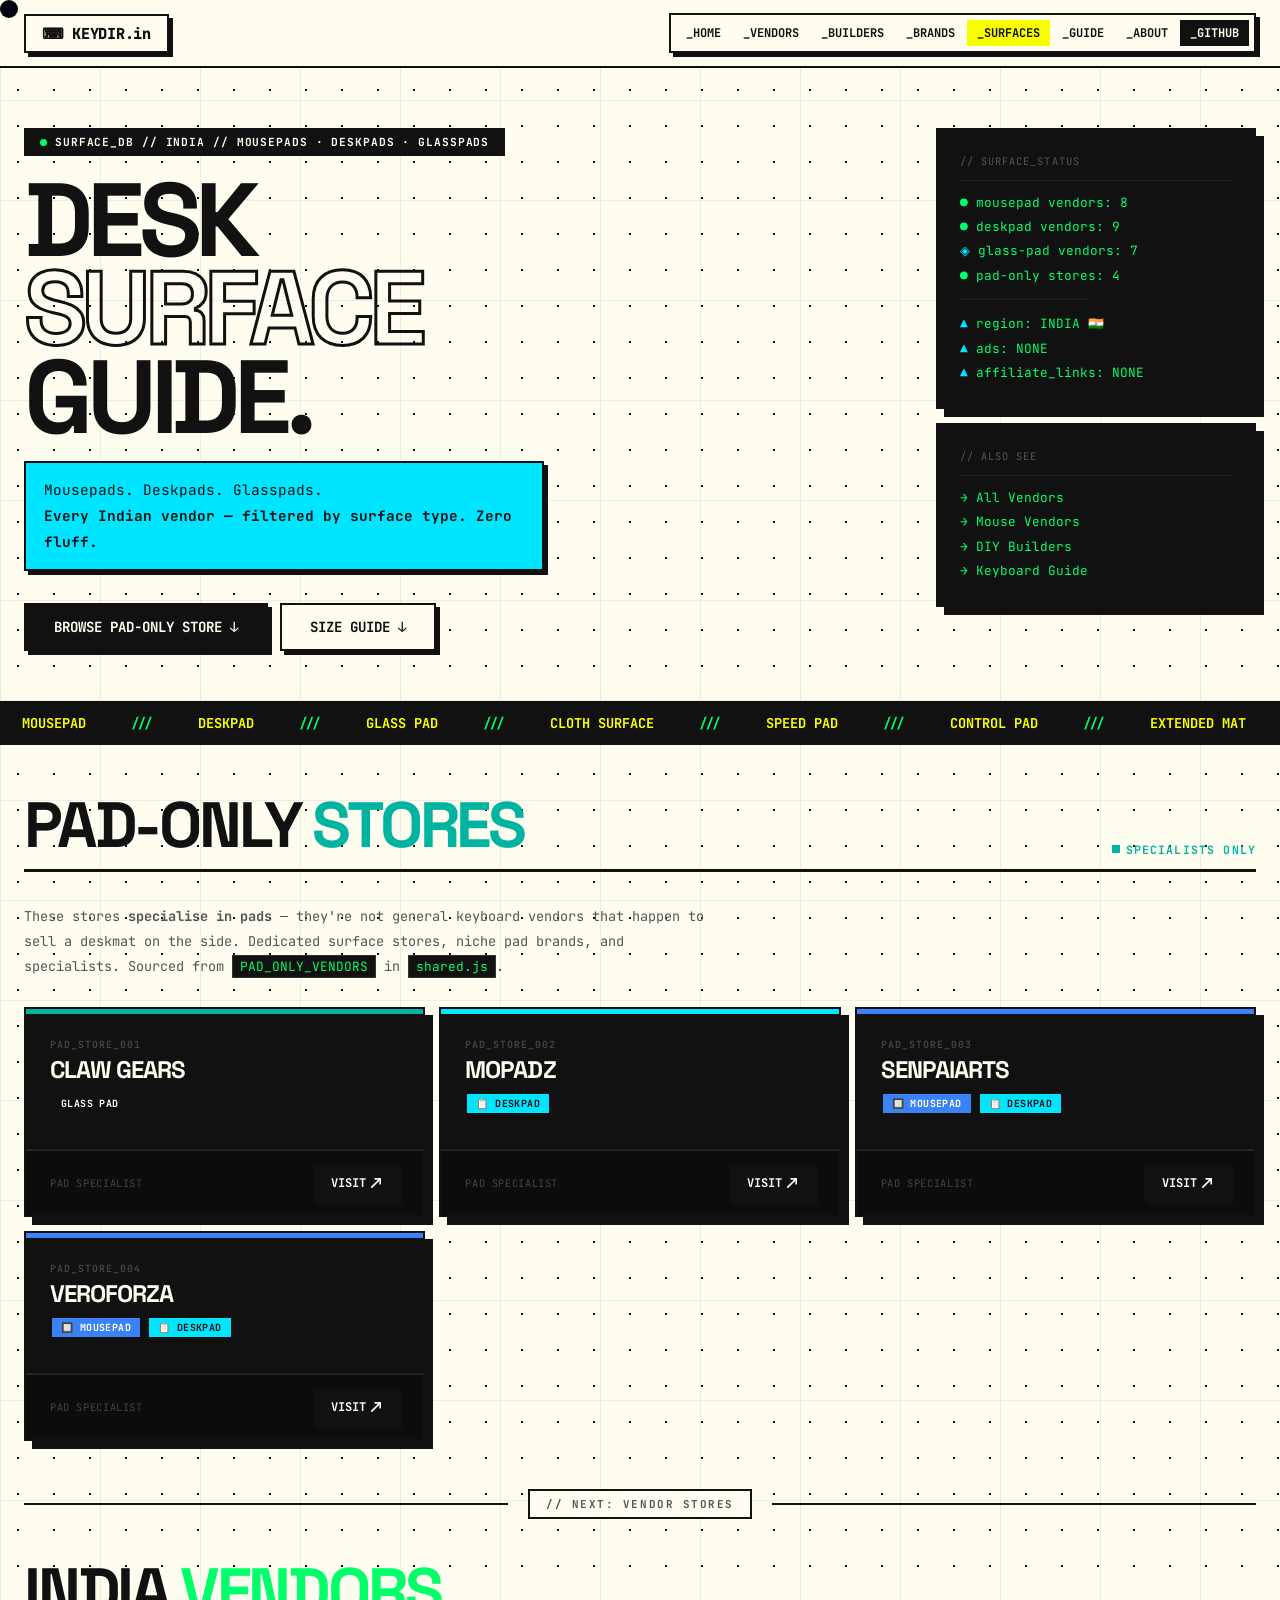
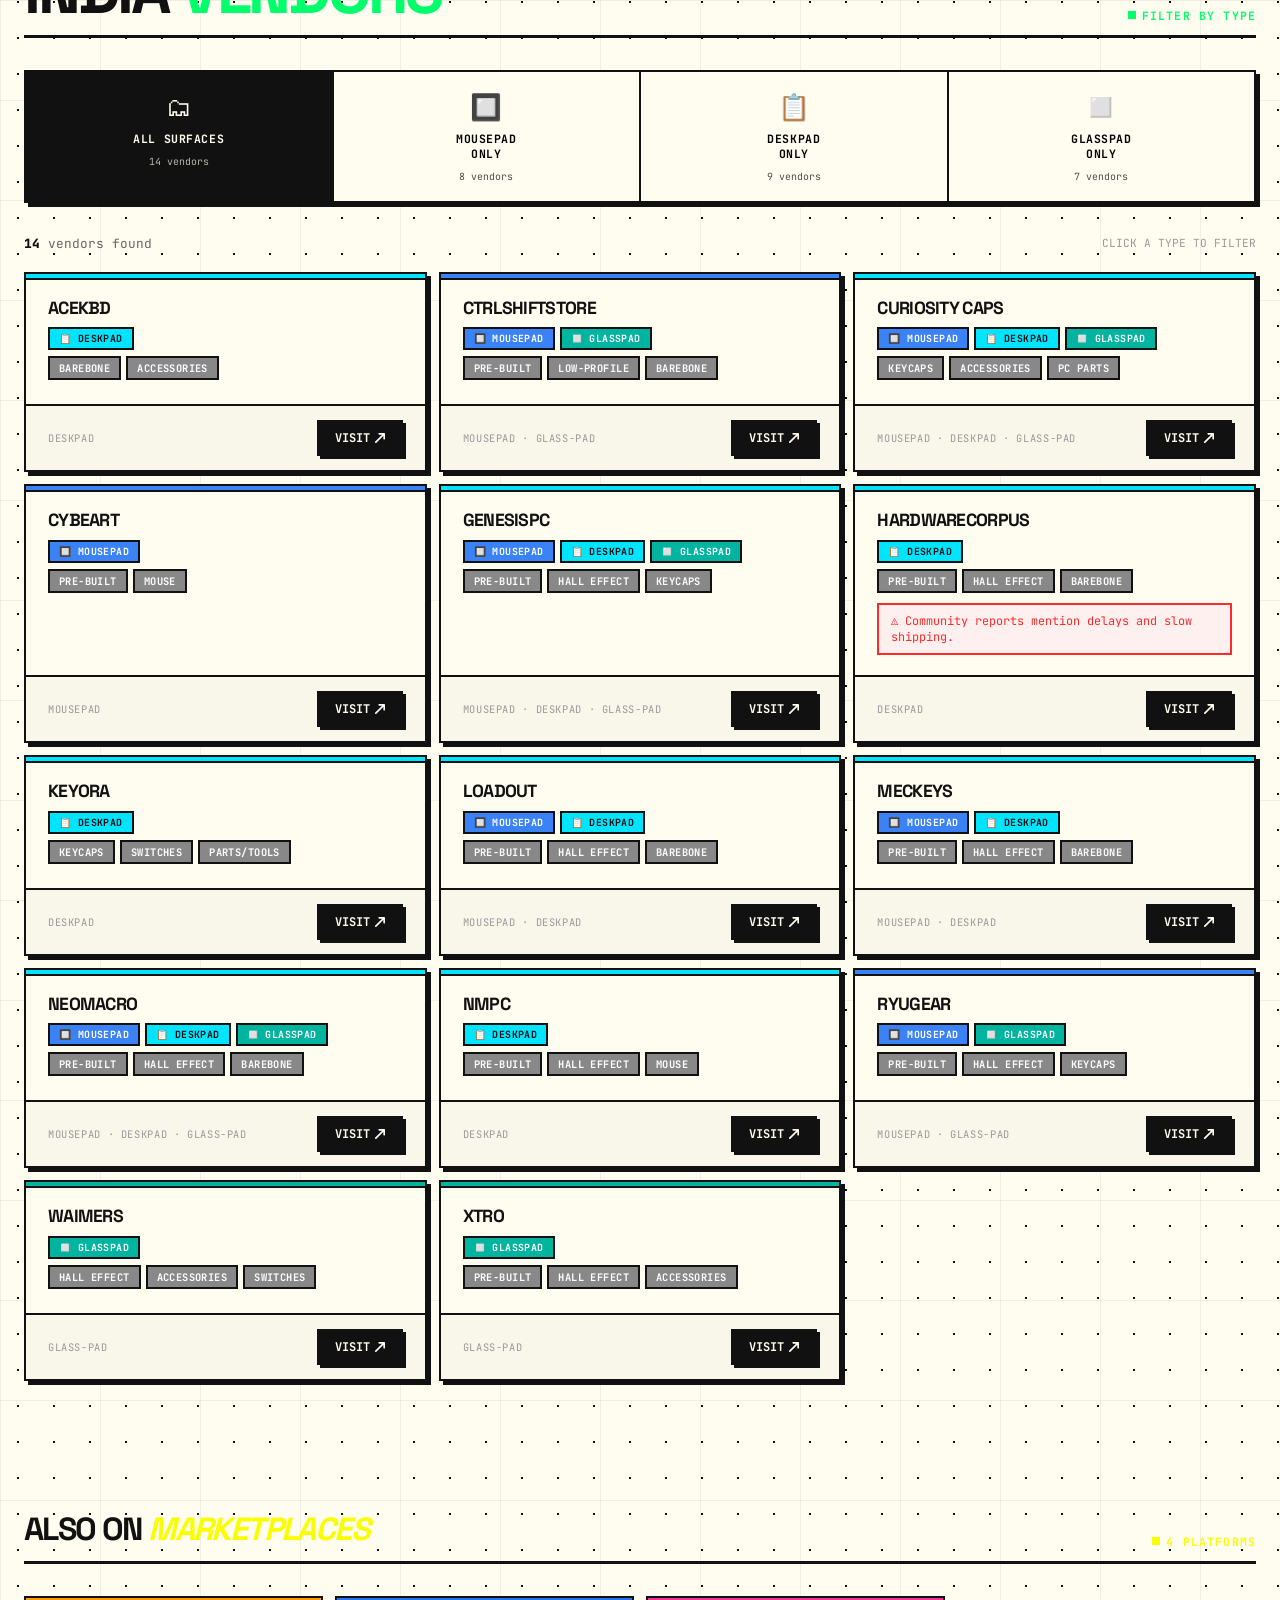
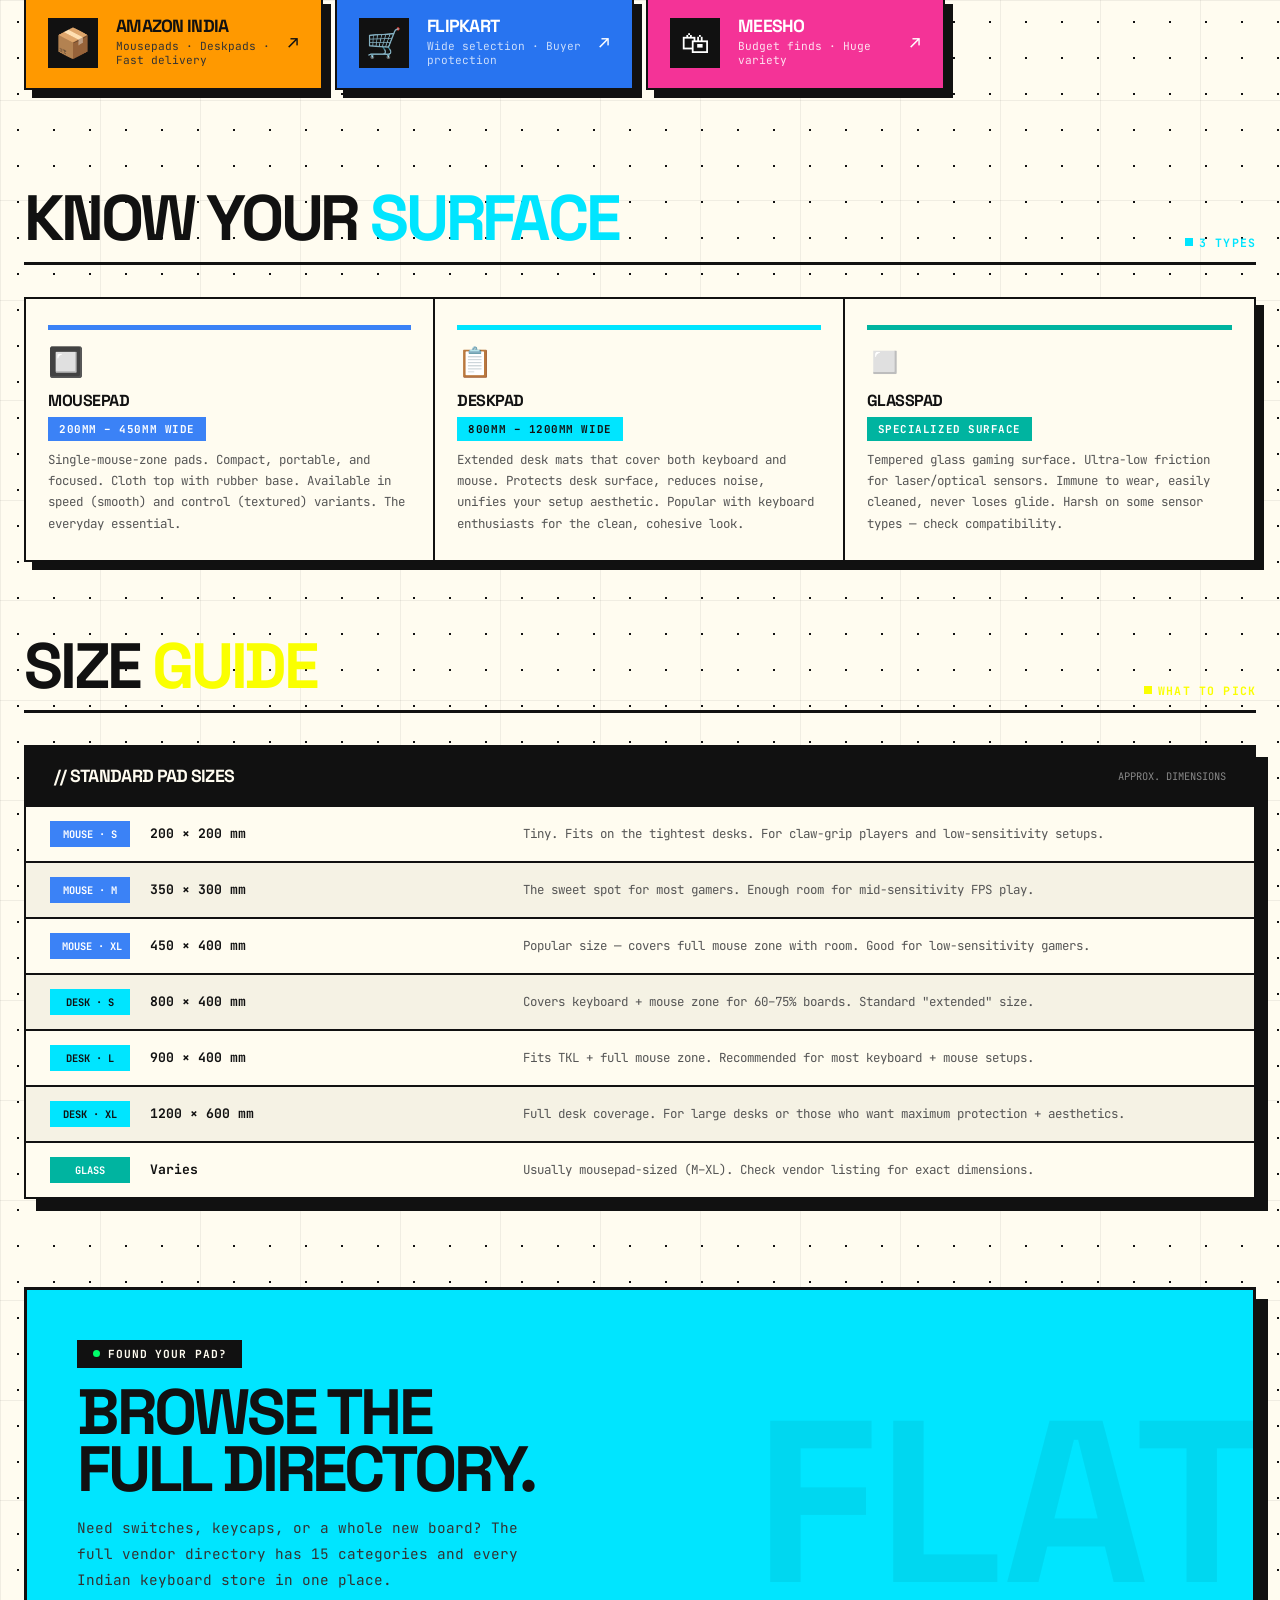
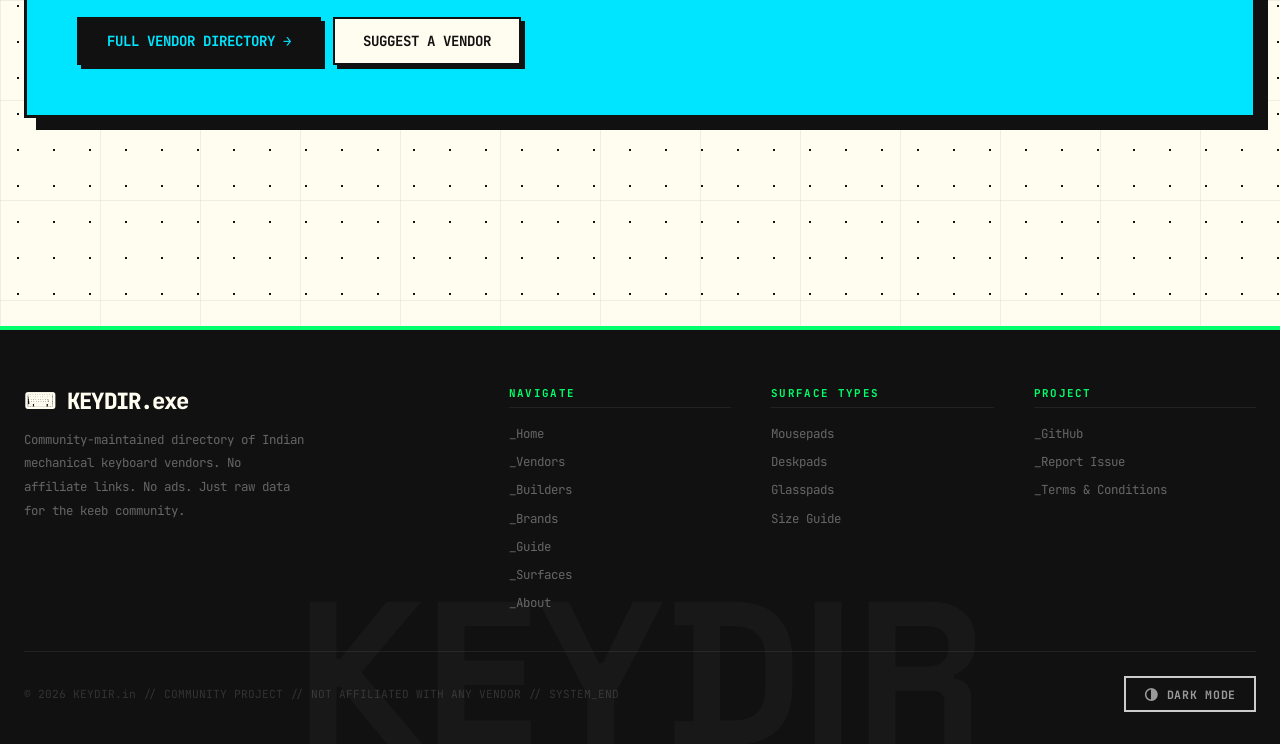
<file: surfaces/index.html>
<!DOCTYPE html>
<html lang="en">
<head>

<!-- Basic Setup -->
<meta charset="UTF-8">
<meta name="viewport" content="width=device-width, initial-scale=1.0">

<title>Mousepads, Deskpads & Glasspads in India — KEYDIR.in</title>

<script defer src="https://cloud.umami.is/script.js" data-website-id="35caf6d4-f14b-4b28-9f07-600b6910a4d3"></script>

<meta name="description"
content="Find mousepads, deskpads, and glasspads from verified Indian vendors. Cloth pads, extended desk mats, and glass gaming surfaces — all available in India.">

<meta name="robots" content="index, follow, max-image-preview:large">

<link rel="canonical" href="https://keydir.in/surfaces/">

<meta name="geo.region" content="IN">
<meta name="geo.placename" content="India">
<meta name="theme-color" content="#000000">

<link rel="icon" type="image/png" sizes="32x32" href="/assets/img/favicon-32.png">
<link rel="icon" type="image/png" sizes="192x192" href="/assets/img/favicon-192.png">
<link rel="icon" type="image/png" sizes="512x512" href="/assets/img/favicon-512.png">
<link rel="apple-touch-icon" href="/assets/img/favicon-512.png">

<meta property="og:title" content="Mousepads, Deskpads & Glasspads in India — KEYDIR.in">
<meta property="og:description" content="Find mousepads, deskpads, and glasspads from verified Indian vendors.">
<meta property="og:url" content="https://keydir.in/surfaces/">
<meta property="og:type" content="website">
<meta property="og:site_name" content="KEYDIR.in">
<meta property="og:locale" content="en_IN">
<meta property="og:image" content="https://keydir.in/assets/img/Banner.png">
<meta property="og:image:width" content="1200">
<meta property="og:image:height" content="630">

<meta name="twitter:card" content="summary_large_image">
<meta name="twitter:title" content="Mousepads, Deskpads & Glasspads in India — KEYDIR.in">
<meta name="twitter:image" content="https://keydir.in/assets/img/Banner.png">

<script type="application/ld+json">
{
  "@context": "https://schema.org",
  "@type": "CollectionPage",
  "name": "Mousepads, Deskpads & Glasspads in India",
  "url": "https://keydir.in/surfaces/",
  "description": "Directory of Indian vendors selling mousepads, deskpads, and glasspads."
}
</script>

<link rel="preconnect" href="https://fonts.googleapis.com">
<link rel="preconnect" href="https://fonts.gstatic.com" crossorigin>
<link rel="stylesheet" href="/assets/css/style.css">
<script src="/assets/js/theme.js"></script>

<style>
/* ══════════════════════════════════════
   SURFACES PAGE — KEYDIR.in
══════════════════════════════════════ */

/* ── Hero ── */
.surf-hero {
  padding: calc(var(--nav-h) + 60px) 24px 50px;
  max-width: 1380px;
  margin: 0 auto;
  display: grid;
  grid-template-columns: 1fr 320px;
  align-items: start;
  gap: 48px;
}
.surf-title {
  font-family: var(--f-d);
  font-size: clamp(3rem, 9vw, 6.5rem);
  font-weight: 800;
  line-height: .85;
  letter-spacing: -.06em;
  text-transform: uppercase;
  margin-bottom: 1.25rem;
}
.surf-title .outline { -webkit-text-stroke: 3px var(--text); color: transparent; }
.surf-sub {
  font-family: var(--f-m);
  font-size: .9rem;
  line-height: 1.8;
  background: var(--cyan);
  border: 2px solid var(--border);
  padding: 14px 18px;
  box-shadow: var(--sh);
  transform: rotate(-.4deg);
  display: inline-block;
  max-width: 520px;
  margin-bottom: 2rem;
  color: #111;
}
.surf-sidebar { position: sticky; top: calc(var(--nav-h) + 20px); }
.surf-sidebar-card {
  background: var(--dark-card-bg);
  border: 2px solid var(--border);
  box-shadow: var(--sh-lg);
  padding: 22px;
  font-family: var(--f-m);
  font-size: .8rem;
  line-height: 1.9;
  color: var(--green);
  margin-bottom: 14px;
}
.surf-sidebar-card .s-title {
  color: var(--text-muted);
  font-size: .65rem;
  letter-spacing: .1em;
  text-transform: uppercase;
  margin-bottom: 10px;
  padding-bottom: 8px;
  border-bottom: 1px solid #222;
}
.surf-sidebar-card .s-line { display: flex; align-items: center; gap: 8px; }
.surf-sidebar-card .ok { color: var(--green); }
.surf-sidebar-card .warn { color: var(--cyan); }
.surf-sidebar-card .dim { color: #222; }

/* ── Type selector tabs ── */
.type-tabs {
  display: flex;
  gap: 0;
  border: 2px solid var(--border);
  box-shadow: var(--sh);
  margin-bottom: 2rem;
  flex-wrap: wrap;
}
.type-tab {
  flex: 1;
  min-width: 120px;
  padding: 18px 14px;
  border: none;
  border-right: 2px solid var(--border);
  background: var(--surface);
  cursor: pointer;
  display: flex;
  flex-direction: column;
  align-items: center;
  gap: 8px;
  transition: all .12s;
  font-family: var(--f-m);
  text-align: center;
}
.type-tab:last-child { border-right: none; }
.type-tab:hover { background: var(--bg-alt); transform: translateY(-2px); }
.type-tab.active.t-mouse { background: var(--blue); color: #fff; }
.type-tab.active.t-desk  { background: var(--cyan); color: #111; }
.type-tab.active.t-glass { background: var(--teal); color: #fff; }
.type-tab.active.t-all   { background: var(--text); color: var(--bg); }
.type-tab-icon { font-size: 1.6rem; }
.type-tab-label {
  font-size: .72rem;
  font-weight: 700;
  text-transform: uppercase;
  letter-spacing: .05em;
  line-height: 1.3;
}
.type-tab-count { font-size: .62rem; opacity: .7; }

/* ── Explainer cards ── */
.explainer-row {
  display: grid;
  grid-template-columns: repeat(3, 1fr);
  gap: 0;
  border: 2px solid var(--border);
  box-shadow: var(--sh-lg);
  margin-bottom: 2.5rem;
  background: var(--surface);
}
.explainer-item {
  padding: 26px 22px;
  border-right: 2px solid var(--border);
}
.explainer-item:last-child { border-right: none; }
.explainer-accent { height: 5px; margin-bottom: 14px; }
.explainer-icon { font-size: 1.8rem; margin-bottom: 10px; display: block; }
.explainer-name {
  font-family: var(--f-d);
  font-size: 1rem;
  font-weight: 800;
  text-transform: uppercase;
  letter-spacing: -.03em;
  margin-bottom: 6px;
}
.explainer-size {
  font-family: var(--f-m);
  font-size: .68rem;
  font-weight: 700;
  padding: 3px 9px;
  border: 2px solid var(--border);
  display: inline-block;
  margin-bottom: 8px;
  text-transform: uppercase;
  letter-spacing: .05em;
}
.explainer-desc {
  font-family: var(--f-m);
  font-size: .78rem;
  color: var(--text-muted);
  line-height: 1.7;
}

/* ── Results bar ── */
.results-bar {
  display: flex;
  align-items: center;
  justify-content: space-between;
  margin-bottom: 1.25rem;
  flex-wrap: wrap;
  gap: 8px;
}
.result-count { font-family: var(--f-m); font-size: .8rem; color: #666; }
.result-count strong { color: var(--border); font-weight: 800; }
.result-hint { font-family: var(--f-m); font-size: .7rem; color: var(--text-dim); }

/* ── Vendor grid ── */
.surf-vgrid {
  display: grid;
  grid-template-columns: repeat(auto-fill, minmax(300px, 1fr));
  gap: 12px;
  margin-bottom: 3rem;
}

/* ── Vendor card ── */
.surf-card {
  background: var(--surface);
  border: 2px solid var(--border);
  box-shadow: var(--sh);
  overflow: hidden;
  transition: transform .12s, box-shadow .12s;
  animation: card-in .3s ease both;
  display: flex;
  flex-direction: column;
}
@keyframes card-in { from { opacity: 0; transform: translateY(10px); } to { opacity: 1; transform: none; } }
.surf-card:hover { transform: translate(3px, 3px); box-shadow: 1px 1px 0 var(--shadow); }
.surf-card-accent { height: 6px; border-bottom: 2px solid var(--border); }
.surf-card-body { padding: 20px 22px; flex: 1; }
.surf-card-name {
  font-family: var(--f-d);
  font-size: 1.1rem;
  font-weight: 800;
  text-transform: uppercase;
  letter-spacing: -.04em;
  margin-bottom: 10px;
  line-height: 1;
}
.surf-card-tags { display: flex; flex-wrap: wrap; gap: 5px; margin-bottom: 4px; }
.pad-badge {
  display: inline-flex;
  align-items: center;
  gap: 4px;
  font-family: var(--f-m);
  font-size: .62rem;
  font-weight: 700;
  padding: 3px 9px;
  border: 2px solid var(--border);
  text-transform: uppercase;
  letter-spacing: .04em;
}
.pad-badge.mouse { background: var(--blue); color: #fff; }
.pad-badge.desk  { background: var(--cyan); color: #111; }
.pad-badge.glass { background: var(--teal); color: #fff; }
.surf-card-foot {
  padding: 14px 22px;
  border-top: 2px solid var(--border);
  background: rgba(0,0,0,.025);
  display: flex;
  align-items: center;
  justify-content: space-between;
  flex-wrap: wrap;
  gap: 8px;
}
.surf-card-foot-label { font-family: var(--f-m); font-size: .65rem; color: var(--text-dim); text-transform: uppercase; letter-spacing: .06em; }

/* ── Empty state ── */
.surf-empty {
  grid-column: 1/-1;
  border: 2px solid var(--border);
  background: var(--surface);
  padding: 4rem 2rem;
  text-align: center;
  box-shadow: var(--sh);
}
.surf-empty-n { font-family: var(--f-m); font-size: 4rem; font-weight: 800; color: #ddd; display: block; margin-bottom: .5rem; }
.surf-empty p { font-family: var(--f-m); font-size: .9rem; color: #777; }

/* ── Size guide section ── */
.size-guide {
  border: 2px solid var(--border);
  box-shadow: var(--sh-xl);
  overflow: hidden;
  margin-bottom: 3rem;
}
.size-guide-head {
  background: var(--text);
  color: var(--bg);
  padding: 18px 28px;
  border-bottom: 2px solid var(--border);
  display: flex;
  align-items: center;
  justify-content: space-between;
}
.size-guide-title {
  font-family: var(--f-d);
  font-size: 1.1rem;
  font-weight: 800;
  text-transform: uppercase;
  letter-spacing: -.04em;
}
.size-guide-body { background: var(--surface); }
.size-row {
  display: grid;
  grid-template-columns: 80px 1fr 2fr;
  align-items: center;
  gap: 0;
  border-bottom: 2px solid var(--border);
  padding: 14px 24px;
  gap: 20px;
}
.size-row:last-child { border-bottom: none; }
.size-row:nth-child(even) { background: var(--bg-alt); }
.size-tag {
  font-family: var(--f-m);
  font-size: .65rem;
  font-weight: 700;
  padding: 4px 10px;
  text-transform: uppercase;
  border: 2px solid var(--border);
  text-align: center;
  white-space: nowrap;
}
.size-dim { font-family: var(--f-m); font-size: .82rem; font-weight: 700; color: var(--text); }
.size-desc { font-family: var(--f-m); font-size: .78rem; color: var(--text-muted); line-height: 1.6; }

/* ── Visual pad diagram ── */
.pad-diagram {
  border: 2px solid var(--border);
  box-shadow: var(--sh-xl);
  padding: 36px;
  background: var(--surface);
  margin-bottom: 3rem;
  display: flex;
  flex-direction: column;
  align-items: center;
  gap: 20px;
}
.pad-diagram-title {
  font-family: var(--f-m);
  font-size: .65rem;
  font-weight: 700;
  letter-spacing: .12em;
  text-transform: uppercase;
  color: var(--text-muted);
  align-self: flex-start;
}
/* Diagram — nested flex, no absolute positioning */
.pad-vis-wrap {
  width: 100%;
  max-width: 700px;
}
.pad-vis-desk {
  width: 100%;
  background: var(--cyan);
  border: 2px solid var(--border);
  box-shadow: var(--sh-lg);
  padding: 14px;
  display: flex;
  flex-direction: column;
  gap: 10px;
}
.pad-vis-desk-label {
  font-family: var(--f-m);
  font-size: .65rem;
  font-weight: 700;
  color: #111;
  text-transform: uppercase;
  letter-spacing: .08em;
}
.pad-vis-inner {
  display: flex;
  align-items: flex-end;
  gap: 12px;
}
.pad-vis-mouse {
  width: 55%;
  height: 110px;
  background: var(--blue);
  border: 2px solid var(--border);
  box-shadow: 4px 4px 0 #111;
  display: flex;
  align-items: center;
  justify-content: center;
  flex-shrink: 0;
}
.pad-vis-mouse-label {
  font-family: var(--f-m);
  font-size: .65rem;
  font-weight: 700;
  color: #fff;
  text-transform: uppercase;
  letter-spacing: .08em;
  text-align: center;
}
.pad-vis-glass {
  flex: 1;
  height: 75px;
  background: rgba(0,180,160,.3);
  border: 2px solid var(--teal);
  box-shadow: 2px 2px 0 var(--teal);
  display: flex;
  align-items: center;
  justify-content: center;
}
.pad-vis-glass-label {
  font-family: var(--f-m);
  font-size: .62rem;
  font-weight: 700;
  color: var(--teal);
  text-transform: uppercase;
  letter-spacing: .06em;
  text-align: center;
}
.pad-legend {
  display: flex;
  gap: 20px;
  flex-wrap: wrap;
}
.pad-legend-item {
  display: flex;
  align-items: center;
  gap: 8px;
  font-family: var(--f-m);
  font-size: .72rem;
  font-weight: 700;
  text-transform: uppercase;
}
.pad-legend-dot {
  width: 14px;
  height: 14px;
  border: 2px solid var(--border);
  flex-shrink: 0;
}

/* ── CTA ── */
.surf-cta {
  background: var(--cyan);
  border: 3px solid var(--border);
  box-shadow: var(--sh-xl);
  padding: 50px;
  position: relative;
  overflow: hidden;
  margin-bottom: 3rem;
}
.surf-cta::before {
  content: 'FLAT';
  position: absolute;
  right: -1rem;
  top: 50%;
  transform: translateY(-50%);
  font-family: var(--f-d);
  font-size: 18vw;
  font-weight: 800;
  color: rgba(0,0,0,.06);
  line-height: 1;
  pointer-events: none;
}
.surf-cta-title {
  font-family: var(--f-d);
  font-size: clamp(2rem, 5vw, 4rem);
  font-weight: 800;
  text-transform: uppercase;
  letter-spacing: -.05em;
  line-height: .9;
  margin-bottom: 1rem;
  color: #111;
}
.surf-cta-desc {
  font-family: var(--f-m);
  font-size: .9rem;
  line-height: 1.8;
  color: #333;
  max-width: 460px;
  margin-bottom: 1.5rem;
}

/* ── Dedicated Pad Store cards ── */
.pad-only-grid {
  display: grid;
  grid-template-columns: repeat(auto-fill, minmax(320px, 1fr));
  gap: 14px;
  margin-bottom: 3rem;
}
.pad-only-card {
  background: var(--dark-card-bg);
  border: 2px solid var(--border);
  box-shadow: var(--sh-lg);
  overflow: hidden;
  transition: transform .12s, box-shadow .12s;
  animation: card-in .35s ease both;
  display: flex;
  flex-direction: column;
  color: var(--dark-card-text);
}
.pad-only-card:hover { transform: translate(4px, 4px); box-shadow: 2px 2px 0 var(--shadow); }
.pad-only-card-accent { height: 7px; border-bottom: 2px solid var(--border); }
.pad-only-card-body { padding: 22px 24px; flex: 1; }
.pad-only-num {
  font-family: var(--f-m); font-size: .62rem; font-weight: 700;
  color: #444; letter-spacing: .1em; margin-bottom: 8px;
}
.pad-only-name {
  font-family: var(--f-d); font-size: 1.5rem; font-weight: 800;
  text-transform: uppercase; letter-spacing: -.04em;
  line-height: .95; margin-bottom: 10px; color: var(--dark-card-text);
}
.pad-only-types { display: flex; flex-wrap: wrap; gap: 5px; margin-bottom: 12px; }
.pad-only-specialty {
  font-family: var(--f-m); font-size: .8rem; color: #666; line-height: 1.8;
}
.pad-only-warning {
  display: flex; align-items: flex-start; gap: 8px; margin-top: 10px;
  padding: 8px 12px; background: #2a0000; border: 2px solid var(--red);
  font-family: var(--f-m); font-size: .74rem; color: var(--red); line-height: 1.5;
}
.pad-only-card-foot {
  padding: 14px 24px; border-top: 2px solid #222;
  background: rgba(0,0,0,.3);
  display: flex; align-items: center; justify-content: space-between;
  gap: 10px; flex-wrap: wrap;
}
.pad-only-foot-label {
  font-family: var(--f-m); font-size: .65rem; color: #444;
  text-transform: uppercase; letter-spacing: .06em;
}
.pad-only-empty {
  grid-column: 1/-1; background: var(--dark-card-bg);
  border: 2px dashed #333; padding: 3rem 2rem; text-align: center;
}
.pad-only-empty-icon { font-size: 2.5rem; margin-bottom: 12px; display: block; }
.pad-only-empty-msg {
  font-family: var(--f-m); font-size: .85rem; color: #555; line-height: 1.8;
}
.pad-only-empty-msg a { color: var(--green); text-decoration: none; }
.pad-only-empty-msg a:hover { text-decoration: underline; }
/* Section divider */
.section-divider {
  display: flex; align-items: center; gap: 20px;
  margin: 3rem 0 2.5rem;
}
.section-divider-line { flex: 1; height: 2px; background: var(--border); }
.section-divider-label {
  font-family: var(--f-m); font-size: .68rem; font-weight: 700;
  letter-spacing: .14em; text-transform: uppercase; color: var(--text-muted);
  padding: 6px 16px; border: 2px solid var(--border);
  background: var(--surface); white-space: nowrap;
}

/* ── Dark mode ── */
[data-theme="dark"] .surf-sub { color: #111 !important; }
[data-theme="dark"] .explainer-row { background: var(--surface); border-color: var(--border); }
[data-theme="dark"] .explainer-item { border-color: var(--border); }
[data-theme="dark"] .explainer-desc { color: var(--text-muted); }
[data-theme="dark"] .surf-card { background: var(--surface); border-color: var(--border); }
[data-theme="dark"] .surf-card-foot { background: rgba(255,255,255,.03); border-color: var(--border); }
[data-theme="dark"] .size-guide { border-color: var(--border); }
[data-theme="dark"] .size-guide-body { background: var(--surface); }
[data-theme="dark"] .size-row:nth-child(even) { background: var(--bg-alt); }
[data-theme="dark"] .size-dim { color: var(--text); }
[data-theme="dark"] .size-desc { color: var(--text-muted); }
[data-theme="dark"] .pad-diagram { background: var(--surface); border-color: var(--border); }
[data-theme="dark"] .pad-diagram-title { color: var(--text-muted); }
[data-theme="dark"] .type-tab { background: var(--surface); color: var(--text); border-color: var(--border); }
[data-theme="dark"] .type-tab:hover { background: var(--surface-raised); }
[data-theme="dark"] .surf-cta { color: #111; }
[data-theme="dark"] .surf-sidebar-card { background: #0D0D0D; border-color: #333; }
[data-theme="dark"] .surf-sidebar-card .dim { color: #1a1a1a; }

/* ── Responsive ── */
@media (max-width: 1000px) {
  .surf-hero { grid-template-columns: 1fr; }
  .surf-sidebar { display: none; }
}
@media (max-width: 760px) {
  .explainer-row { grid-template-columns: 1fr; }
  .explainer-item { border-right: none; border-bottom: 2px solid var(--border); }
  .explainer-item:last-child { border-bottom: none; }
  .size-row { grid-template-columns: 70px 1fr; }
  .size-desc { display: none; }
  .pad-vis-mouse { width: 55%; height: 80px; }
  .pad-vis-glass { height: 55px; }
}
@media (max-width: 580px) {
  .surf-hero { padding-left: 16px; padding-right: 16px; }
  .type-tabs { flex-direction: column; }
  .type-tab { border-right: none; border-bottom: 2px solid var(--border); flex-direction: row; justify-content: flex-start; gap: 12px; }
  .type-tab:last-child { border-bottom: none; }
  .surf-cta { padding: 28px 20px; }
  .surf-vgrid { grid-template-columns: 1fr; }
}
</style>
</head>

<body>
<div id="cursor"></div>
<div id="prog"></div>

<nav class="navbar">
  <a href="/" class="nav-logo">⌨ KEYDIR.in</a>
  <div class="nav-links">
    <a href="/">_Home</a>
    <a href="/vendors/">_Vendors</a>
    <a href="/builders/">_Builders</a>
    <a href="/brands/">_Brands</a>
    <a href="/surfaces/" class="active">_Surfaces</a>
    <a href="/guide/">_Guide</a>
    <a href="/about/">_About</a>
    <a href="https://github.com/SHADOW269/Keydir.in" target="_blank" style="background:var(--text);color:var(--bg)">_GitHub</a>
  </div>
  <button class="nav-ham" id="ham"><span></span><span></span><span></span></button>
</nav>
<div id="mob-nav">
  <button id="mob-close">[ X ]</button>
  <a href="/">_Home</a>
  <a href="/vendors/">_Vendors</a>
  <a href="/builders/">_Builders</a>
  <a href="/brands/">_Brands</a>
  <a href="/surfaces/" class="active">_Surfaces</a>
  <a href="/about/">_About</a>
</div>

<!-- HERO -->
<div class="surf-hero">
  <div>
    <div class="section-tag-label reveal"><span class="dot"></span> SURFACE_DB // INDIA // MOUSEPADS · DESKPADS · GLASSPADS</div>
    <h1 class="surf-title reveal" style="transition-delay:.06s">
      DESK<br/>
      <span class="outline">SURFACE</span><br/>
      GUIDE.
    </h1>
    <p class="surf-sub reveal" style="transition-delay:.12s">
      Mousepads. Deskpads. Glasspads.<br/>
      <b>Every Indian vendor — filtered by surface type. Zero fluff.</b>
    </p>
    <div style="display:flex;gap:12px;flex-wrap:wrap" class="reveal" style="transition-delay:.18s">
      <a href="#pad-only" class="btn-primary">Browse Pad-only Store ↓</a>
      <a href="#size-guide" class="btn-secondary">Size Guide ↓</a>
    </div>
  </div>
  <div class="surf-sidebar reveal" style="transition-delay:.16s">
    <div class="surf-sidebar-card">
      <div class="s-title">// SURFACE_STATUS</div>
      <div class="s-line"><span class="ok">●</span> mousepad vendors: <span id="mouseCount">—</span></div>
      <div class="s-line"><span class="ok">●</span> deskpad vendors: <span id="deskCount">—</span></div>
      <div class="s-line"><span class="warn">◈</span> glass-pad vendors: <span id="glassCount">—</span></div>
      <div class="s-line"><span class="ok">●</span> pad-only stores: <span id="padOnlyCount">—</span></div>
      <div class="dim">────────────────</div>
      <div class="s-line"><span class="warn">▲</span> region: INDIA 🇮🇳</div>
      <div class="s-line"><span class="warn">▲</span> ads: NONE</div>
      <div class="s-line"><span class="warn">▲</span> affiliate_links: NONE</div>
    </div>
    <div class="surf-sidebar-card">
      <div class="s-title">// ALSO SEE</div>
      <div class="s-line"><span class="ok">→</span><a href="/vendors/" style="color:var(--green);text-decoration:none">All Vendors</a></div>
      <div class="s-line"><span class="ok">→</span><a href="/vendors/?cat=Mouse" style="color:var(--green);text-decoration:none">Mouse Vendors</a></div>
      <div class="s-line"><span class="ok">→</span><a href="/builders/" style="color:var(--green);text-decoration:none">DIY Builders</a></div>
      <div class="s-line"><span class="ok">→</span><a href="/guide/" style="color:var(--green);text-decoration:none">Keyboard Guide</a></div>
    </div>
  </div>
</div>

<!-- MARQUEE -->
<div class="marquee-strip">
  <div class="marquee-track">
    <span>MOUSEPAD</span><span class="sep">///</span><span>DESKPAD</span><span class="sep">///</span><span>GLASS PAD</span><span class="sep">///</span><span>CLOTH SURFACE</span><span class="sep">///</span><span>SPEED PAD</span><span class="sep">///</span><span>CONTROL PAD</span><span class="sep">///</span><span>EXTENDED MAT</span><span class="sep">///</span><span>STITCHED EDGES</span><span class="sep">///</span><span>RGB BASE</span><span class="sep">///</span>
    <span>MOUSEPAD</span><span class="sep">///</span><span>DESKPAD</span><span class="sep">///</span><span class="sep">///</span><span>GLASS PAD</span><span class="sep">///</span><span>CLOTH SURFACE</span><span class="sep">///</span><span>SPEED PAD</span><span class="sep">///</span><span>CONTROL PAD</span><span class="sep">///</span><span>EXTENDED MAT</span><span class="sep">///</span><span>STITCHED EDGES</span><span class="sep">///</span><span>RGB BASE</span><span class="sep">///</span>
  </div>
</div>

<div class="page-body">

  <!-- DEDICATED PAD STORES -->
  <section style="padding:3rem 0 3rem" id="pad-only">
    <div class="sec-head reveal">
      <h2>PAD-ONLY <em style="color:var(--teal)">STORES</em></h2>
      <div class="sec-tag" style="color:var(--teal)">SPECIALISTS ONLY</div>
    </div>
    <p class="reveal" style="font-family:var(--f-m);font-size:.85rem;color:var(--text-muted);line-height:1.85;max-width:680px;margin-bottom:1.75rem;transition-delay:.05s">
      These stores <strong>specialise in pads</strong> — they're not general keyboard vendors that happen to sell a deskmat on the side.
      Dedicated surface stores, niche pad brands, and specialists. Sourced from <code style="font-family:var(--f-m);font-size:.8rem;background:var(--dark-card-bg);color:var(--green);padding:2px 7px;border:1px solid #333">PAD_ONLY_VENDORS</code> in <code style="font-family:var(--f-m);font-size:.8rem;background:var(--dark-card-bg);color:var(--green);padding:2px 7px;border:1px solid #333">shared.js</code>.
    </p>
    <div class="pad-only-grid" id="padOnlyGrid"></div>

  <!-- SECTION DIVIDER -->
  <div class="section-divider reveal">
    <div class="section-divider-line"></div>
    <div class="section-divider-label">// NEXT: VENDOR STORES</div>
    <div class="section-divider-line"></div>
  </div>

    <!-- VENDOR SECTION -->
  <section style="padding:0 0 3rem" id="vendor-grid">
    <div class="sec-head reveal">
      <h2>INDIA <em style="color:var(--green)">VENDORS</em></h2>
      <div class="sec-tag" style="color:var(--green)">FILTER BY TYPE</div>
    </div>

    <!-- Type tabs -->
    <div class="type-tabs reveal" style="transition-delay:.06s" id="typeTabs">
      <button class="type-tab t-all active" data-filter="all">
        <span class="type-tab-icon">🗂</span>
        <span class="type-tab-label">All Surfaces</span>
        <span class="type-tab-count" id="allTabCount">—</span>
      </button>
      <button class="type-tab t-mouse" data-filter="Mousepad">
        <span class="type-tab-icon">🔲</span>
        <span class="type-tab-label">Mousepad<br/>Only</span>
        <span class="type-tab-count" id="mouseTabCount">—</span>
      </button>
      <button class="type-tab t-desk" data-filter="Deskpad">
        <span class="type-tab-icon">📋</span>
        <span class="type-tab-label">Deskpad<br/>Only</span>
        <span class="type-tab-count" id="deskTabCount">—</span>
      </button>
      <button class="type-tab t-glass" data-filter="Glass-pad">
        <span class="type-tab-icon">◻️</span>
        <span class="type-tab-label">Glasspad<br/>Only</span>
        <span class="type-tab-count" id="glassTabCount">—</span>
      </button>
    </div>

    <!-- Results -->
    <div class="results-bar">
      <div class="result-count"><strong id="rCount">—</strong> vendors found</div>
      <div class="result-hint">CLICK A TYPE TO FILTER</div>
    </div>

    <div class="surf-vgrid" id="vendorGrid"></div>
  </section>


    <!-- Marketplace links for pads -->
    <div class="sec-head reveal" style="margin-top:2rem">
      <h3 style="font-family:var(--f-d);font-size:clamp(1.2rem,3vw,2rem);font-weight:800;text-transform:uppercase;letter-spacing:-.05em">ALSO ON <em style="color:var(--yellow)">MARKETPLACES</em></h3>
      <div class="sec-tag" style="color:var(--yellow)">4 PLATFORMS</div>
    </div>
    <div style="display:grid;grid-template-columns:repeat(auto-fill,minmax(260px,1fr));gap:12px" class="reveal" style="transition-delay:.08s">
      <a href="https://www.amazon.in/s?k=deskpad+mousepad" target="_blank" rel="noopener"
        style="display:flex;align-items:center;gap:18px;padding:20px 22px;background:#FF9900;border:2px solid var(--border);box-shadow:var(--sh-lg);text-decoration:none;color:#111;transition:transform .12s,box-shadow .12s"
        onmouseenter="this.style.transform='translate(3px,3px)';this.style.boxShadow='2px 2px 0 #111'"
        onmouseleave="this.style.transform='';this.style.boxShadow='var(--sh-lg)'">
        <div style="font-size:1.8rem;width:50px;height:50px;background:#111;border:2px solid #111;display:flex;align-items:center;justify-content:center;flex-shrink:0">📦</div>
        <div style="flex:1">
          <div style="font-family:var(--f-d);font-size:1.1rem;font-weight:800;text-transform:uppercase;letter-spacing:-.04em;line-height:.9;margin-bottom:4px">Amazon India</div>
          <div style="font-family:var(--f-m);font-size:.7rem;color:#333">Mousepads · Deskpads · Fast delivery</div>
        </div>
        <div style="font-family:var(--f-m);font-weight:800;font-size:1.1rem">↗</div>
      </a>
      <a href="https://www.flipkart.com/search?q=deskpad+mousepad" target="_blank" rel="noopener"
        style="display:flex;align-items:center;gap:18px;padding:20px 22px;background:#2874F0;border:2px solid var(--border);box-shadow:var(--sh-lg);text-decoration:none;color:#fff;transition:transform .12s,box-shadow .12s"
        onmouseenter="this.style.transform='translate(3px,3px)';this.style.boxShadow='2px 2px 0 #111'"
        onmouseleave="this.style.transform='';this.style.boxShadow='var(--sh-lg)'">
        <div style="font-size:1.8rem;width:50px;height:50px;background:#111;border:2px solid #111;display:flex;align-items:center;justify-content:center;flex-shrink:0">🛒</div>
        <div style="flex:1">
          <div style="font-family:var(--f-d);font-size:1.1rem;font-weight:800;text-transform:uppercase;letter-spacing:-.04em;line-height:.9;margin-bottom:4px">Flipkart</div>
          <div style="font-family:var(--f-m);font-size:.7rem;color:rgba(255,255,255,.75)">Wide selection · Buyer protection</div>
        </div>
        <div style="font-family:var(--f-m);font-weight:800;font-size:1.1rem">↗</div>
      </a>
      <a href="https://www.meesho.com/search?q=mousepad+deskpad" target="_blank" rel="noopener"
        style="display:flex;align-items:center;gap:18px;padding:20px 22px;background:#F43397;border:2px solid var(--border);box-shadow:var(--sh-lg);text-decoration:none;color:#fff;transition:transform .12s,box-shadow .12s"
        onmouseenter="this.style.transform='translate(3px,3px)';this.style.boxShadow='2px 2px 0 #111'"
        onmouseleave="this.style.transform='';this.style.boxShadow='var(--sh-lg)'">
        <div style="font-size:1.8rem;width:50px;height:50px;background:#111;border:2px solid #111;display:flex;align-items:center;justify-content:center;flex-shrink:0">🛍</div>
        <div style="flex:1">
          <div style="font-family:var(--f-d);font-size:1.1rem;font-weight:800;text-transform:uppercase;letter-spacing:-.04em;line-height:.9;margin-bottom:4px">Meesho</div>
          <div style="font-family:var(--f-m);font-size:.7rem;color:rgba(255,255,255,.85)">Budget finds · Huge variety</div>
        </div>
        <div style="font-family:var(--f-m);font-weight:800;font-size:1.1rem">↗</div>
      </a>
      <!-- <a href="https://www.myntra.com/mousepad" target="_blank" rel="noopener"
        style="display:flex;align-items:center;gap:18px;padding:20px 22px;background:#FF3F6C;border:2px solid var(--border);box-shadow:var(--sh-lg);text-decoration:none;color:#fff;transition:transform .12s,box-shadow .12s"
        onmouseenter="this.style.transform='translate(3px,3px)';this.style.boxShadow='2px 2px 0 #111'"
        onmouseleave="this.style.transform='';this.style.boxShadow='var(--sh-lg)'">
        <div style="font-size:1.8rem;width:50px;height:50px;background:#111;border:2px solid #111;display:flex;align-items:center;justify-content:center;flex-shrink:0">👗</div>
        <div style="flex:1">
          <div style="font-family:var(--f-d);font-size:1.1rem;font-weight:800;text-transform:uppercase;letter-spacing:-.04em;line-height:.9;margin-bottom:4px">Myntra</div>
          <div style="font-family:var(--f-m);font-size:.7rem;color:rgba(255,255,255,.85)">Aesthetic deskmats · Lifestyle pads</div>
        </div>
        <div style="font-family:var(--f-m);font-weight:800;font-size:1.1rem">↗</div>
      </a>-->
    </div>
  </section>

    <!-- PAD TYPE EXPLAINER -->
  <section style="padding:3rem 0 2rem">
    <div class="sec-head reveal">
      <h2>KNOW YOUR <em style="color:var(--cyan)">SURFACE</em></h2>
      <div class="sec-tag" style="color:var(--cyan)">3 TYPES</div>
    </div>
    <div class="explainer-row reveal" style="transition-delay:.08s">
      <div class="explainer-item">
        <div class="explainer-accent" style="background:var(--blue)"></div>
        <span class="explainer-icon">🔲</span>
        <div class="explainer-name">Mousepad</div>
        <div class="explainer-size" style="background:var(--blue);color:#fff;border-color:var(--blue)">200mm – 450mm wide</div>
        <div class="explainer-desc">Single-mouse-zone pads. Compact, portable, and focused. Cloth top with rubber base. Available in speed (smooth) and control (textured) variants. The everyday essential.</div>
      </div>
      <div class="explainer-item">
        <div class="explainer-accent" style="background:var(--cyan)"></div>
        <span class="explainer-icon">📋</span>
        <div class="explainer-name">Deskpad</div>
        <div class="explainer-size" style="background:var(--cyan);color:#111;border-color:var(--cyan)">800mm – 1200mm wide</div>
        <div class="explainer-desc">Extended desk mats that cover both keyboard and mouse. Protects desk surface, reduces noise, unifies your setup aesthetic. Popular with keyboard enthusiasts for the clean, cohesive look.</div>
      </div>
      <div class="explainer-item">
        <div class="explainer-accent" style="background:var(--teal)"></div>
        <span class="explainer-icon">◻️</span>
        <div class="explainer-name">Glasspad</div>
        <div class="explainer-size" style="background:var(--teal);color:#fff;border-color:var(--teal)">Specialized surface</div>
        <div class="explainer-desc">Tempered glass gaming surface. Ultra-low friction for laser/optical sensors. Immune to wear, easily cleaned, never loses glide. Harsh on some sensor types — check compatibility.</div>
      </div>
    </div>
  </section>

  <!-- SIZE GUIDE -->
  <section style="padding:0 0 2.5rem" id="size-guide">
    <div class="sec-head reveal">
      <h2>SIZE <em style="color:var(--yellow)">GUIDE</em></h2>
      <div class="sec-tag" style="color:var(--yellow)">WHAT TO PICK</div>
    </div>
    <div class="size-guide reveal" style="transition-delay:.08s">
      <div class="size-guide-head">
        <div class="size-guide-title">// STANDARD PAD SIZES</div>
        <div style="font-family:var(--f-m);font-size:.65rem;color:#888">APPROX. DIMENSIONS</div>
      </div>
      <div class="size-guide-body">
        <div class="size-row">
          <div class="size-tag" style="background:var(--blue);color:#fff;border-color:var(--blue)">Mouse · S</div>
          <div class="size-dim">200 × 200 mm</div>
          <div class="size-desc">Tiny. Fits on the tightest desks. For claw-grip players and low-sensitivity setups.</div>
        </div>
        <div class="size-row">
          <div class="size-tag" style="background:var(--blue);color:#fff;border-color:var(--blue)">Mouse · M</div>
          <div class="size-dim">350 × 300 mm</div>
          <div class="size-desc">The sweet spot for most gamers. Enough room for mid-sensitivity FPS play.</div>
        </div>
        <div class="size-row">
          <div class="size-tag" style="background:var(--blue);color:#fff;border-color:var(--blue)">Mouse · XL</div>
          <div class="size-dim">450 × 400 mm</div>
          <div class="size-desc">Popular size — covers full mouse zone with room. Good for low-sensitivity gamers.</div>
        </div>
        <div class="size-row">
          <div class="size-tag" style="background:var(--cyan);color:#111;border-color:var(--cyan)">Desk · S</div>
          <div class="size-dim">800 × 400 mm</div>
          <div class="size-desc">Covers keyboard + mouse zone for 60–75% boards. Standard "extended" size.</div>
        </div>
        <div class="size-row">
          <div class="size-tag" style="background:var(--cyan);color:#111;border-color:var(--cyan)">Desk · L</div>
          <div class="size-dim">900 × 400 mm</div>
          <div class="size-desc">Fits TKL + full mouse zone. Recommended for most keyboard + mouse setups.</div>
        </div>
        <div class="size-row">
          <div class="size-tag" style="background:var(--cyan);color:#111;border-color:var(--cyan)">Desk · XL</div>
          <div class="size-dim">1200 × 600 mm</div>
          <div class="size-desc">Full desk coverage. For large desks or those who want maximum protection + aesthetics.</div>
        </div>
        <div class="size-row">
          <div class="size-tag" style="background:var(--teal);color:#fff;border-color:var(--teal)">Glass</div>
          <div class="size-dim">Varies</div>
          <div class="size-desc">Usually mousepad-sized (M–XL). Check vendor listing for exact dimensions.</div>
        </div>
      </div>
    </div>
  </section>


  <!-- CTA -->
  <section style="padding:0 0 80px">
    <div class="surf-cta reveal">
      <div class="section-tag-label" style="margin-bottom:1rem"><span class="dot"></span> FOUND YOUR PAD?</div>
      <h2 class="surf-cta-title">Browse the<br/>Full Directory.</h2>
      <p class="surf-cta-desc">Need switches, keycaps, or a whole new board? The full vendor directory has 15 categories and every Indian keyboard store in one place.</p>
      <div style="display:flex;gap:12px;flex-wrap:wrap">
        <a href="/vendors/" class="btn-primary" style="border-color:#111;background:#111;color:var(--cyan)">Full Vendor Directory →</a>
        <a href="https://github.com/SHADOW269/Keydir.in/issues/new" target="_blank" rel="noopener" class="btn-secondary">Suggest a Vendor</a>
      </div>
    </div>
  </section>

</div>

<!-- FOOTER -->
<footer>
  <div class="footer-inner">
    <div>
      <div class="f-logo">⌨ KEYDIR.exe</div>
      <div class="f-desc">Community-maintained directory of Indian mechanical keyboard vendors. No affiliate links. No ads. Just raw data for the keeb community.</div>
    </div>
    <div class="f-col">
      <h4>Navigate</h4>
      <ul>
        <li><a href="/">_Home</a></li>
        <li><a href="/vendors/">_Vendors</a></li>
        <li><a href="/builders/">_Builders</a></li>
        <li><a href="/brands/">_Brands</a></li>
        <li><a href="/guide/">_Guide</a></li>
        <li><a href="/surfaces/">_Surfaces</a></li>
        <li><a href="/about/">_About</a></li>
      </ul>
    </div>
    <div class="f-col">
      <h4>Surface Types</h4>
      <ul>
        <li><a href="#vendor-grid">Mousepads</a></li>
        <li><a href="#vendor-grid">Deskpads</a></li>
        <li><a href="#vendor-grid">Glasspads</a></li>
        <li><a href="#size-guide">Size Guide</a></li>
      </ul>
    </div>
    <div class="f-col">
      <h4>Project</h4>
      <ul>
        <li><a href="https://github.com/SHADOW269/Keydir.in" target="_blank" rel="noopener">_GitHub</a></li>
        <li><a href="https://github.com/SHADOW269/Keydir.in/issues" target="_blank" rel="noopener">_Report Issue</a></li>
        <li><a href="/Terms-and-Conditions/">_Terms & Conditions</a></li>
      </ul>
    </div>
  </div>
  <div class="f-bottom">
    <div class="f-copy">© 2026 KEYDIR.in // COMMUNITY PROJECT // NOT AFFILIATED WITH ANY VENDOR // SYSTEM_END</div>
    <button class="theme-toggle" onclick="toggleTheme()">
      <span class="tt-icon">◑</span>
      <span class="tt-label">DARK MODE</span>
    </button>
  </div>
  <div class="f-watermark">KEYDIR</div>
</footer>

<script src="/assets/js/shared.js"></script>
<script>
/* ── Surface page logic ── */

const PAD_CATS  = ["Mousepad", "Deskpad", "Glass-pad"];
const ACCENT_BY_CAT = { "Mousepad": "var(--blue)", "Deskpad": "var(--cyan)", "Glass-pad": "var(--teal)" };

/* Vendors that have at least one pad category */
const PAD_VENDORS = VENDORS.filter(v =>
  PAD_CATS.some(c => v.cats.includes(c))
);

let activeFilter = "all";

function countFor(cat) {
  return PAD_VENDORS.filter(v => v.cats.includes(cat)).length;
}

function initCounts() {
  const mc = countFor("Mousepad");
  const dc = countFor("Deskpad");
  const gc = countFor("Glass-pad");
  const poc = typeof PAD_ONLY_VENDORS !== "undefined" ? PAD_ONLY_VENDORS.length : 0;

  document.getElementById("mouseCount").textContent   = mc;
  document.getElementById("deskCount").textContent    = dc;
  document.getElementById("glassCount").textContent   = gc;
  document.getElementById("padOnlyCount").textContent = poc;
  document.getElementById("allTabCount").textContent   = PAD_VENDORS.length + " vendors";
  document.getElementById("mouseTabCount").textContent = mc + " vendors";
  document.getElementById("deskTabCount").textContent  = dc + " vendors";
  document.getElementById("glassTabCount").textContent = gc + " vendors";
}

function getAccentColor(vendor) {
  /* Priority: Deskpad > Mousepad > Glass-pad */
  if (vendor.cats.includes("Deskpad"))   return "var(--cyan)";
  if (vendor.cats.includes("Mousepad"))  return "var(--blue)";
  if (vendor.cats.includes("Glass-pad")) return "var(--teal)";
  return "var(--text)";
}

function render() {
  const grid = document.getElementById("vendorGrid");
  const list = activeFilter === "all"
    ? PAD_VENDORS
    : PAD_VENDORS.filter(v => v.cats.includes(activeFilter));

  document.getElementById("rCount").textContent = list.length;
  grid.innerHTML = "";

  if (!list.length) {
    grid.innerHTML = `<div class="surf-empty"><span class="surf-empty-n">404</span><p>No vendors found for this filter.</p></div>`;
    return;
  }

  list.forEach((v, i) => {
    const card = document.createElement("div");
    card.className = "surf-card";
    card.style.animationDelay = `${Math.min(i, 8) * .05}s`;

    const accentCol = getAccentColor(v);

    /* Build pad type badges */
    const padTypes = PAD_CATS.filter(c => v.cats.includes(c));
    const badgeClasses = { "Mousepad": "mouse", "Deskpad": "desk", "Glass-pad": "glass" };
    const badgeLabels  = { "Mousepad": "🔲 Mousepad", "Deskpad": "📋 Deskpad", "Glass-pad": "◻️ Glasspad" };
    const badges = padTypes.map(c =>
      `<span class="pad-badge ${badgeClasses[c]}">${badgeLabels[c]}</span>`
    ).join("");

    /* Also shows other cats as small grey badges */
    const otherCats = v.cats.filter(c => !PAD_CATS.includes(c)).slice(0,3);
    const otherBadges = otherCats.map(c =>
      `<span class="badge b-gray">${c}</span>`
    ).join("");

    card.innerHTML = `
      <div class="surf-card-accent" style="background:${accentCol}"></div>
      <div class="surf-card-body">
        <div class="surf-card-name">${v.name}</div>
        <div class="surf-card-tags">${badges}</div>
        ${otherCats.length ? `<div class="surf-card-tags" style="margin-top:6px">${otherBadges}</div>` : ""}
        ${v.warning && v.warning_message ? `<div style="margin-top:10px;padding:8px 12px;background:var(--warn-bg);border:2px solid var(--warn-border);font-family:var(--f-m);font-size:.74rem;color:var(--warn-text)">⚠ ${v.warning_message}</div>` : ""}
      </div>
      <div class="surf-card-foot">
        <div class="surf-card-foot-label">${padTypes.join(" · ")}</div>
        <a href="${v.url}" target="_blank" rel="noopener" class="btn-visit">VISIT<svg viewBox="0 0 12 12" fill="none" stroke="currentColor" stroke-width="2" stroke-linecap="round" stroke-linejoin="round"><path d="M1 11L11 1M11 1H5M11 1v6"/></svg></a>
      </div>
    `;
    grid.appendChild(card);
  });
}

/* ── PAD_ONLY_VENDORS renderer ── */
const PAD_TYPE_ACCENT = { "Mousepad": "var(--blue)", "Deskpad": "var(--cyan)", "Glass-pad": "var(--teal)" };
const PAD_TYPE_CLASS  = { "Mousepad": "mouse", "Deskpad": "desk", "Glass-pad": "glass" };
const PAD_TYPE_LABEL  = { "Mousepad": "🔲 Mousepad", "Deskpad": "📋 Deskpad", "Glass-pad": "◻️ Glasspad" };

function renderPadOnly() {
  const grid = document.getElementById("padOnlyGrid");
  if (!grid) return;

  const list = typeof PAD_ONLY_VENDORS !== "undefined" ? PAD_ONLY_VENDORS : [];

  if (!list.length) {
    grid.innerHTML = `
      <div class="pad-only-empty">
        <span class="pad-only-empty-icon">🛒</span>
        <div class="pad-only-empty-msg">
          No dedicated pad stores listed yet.<br/>
          Know one? <a href="https://github.com/SHADOW269/Keydir.in/blob/main/assets/js/shared.js" target="_blank" rel="noopener">Add it to <strong>PAD_ONLY_VENDORS</strong> in shared.js →</a>
        </div>
      </div>`;
    return;
  }

  list.forEach((p, i) => {
    /* pick accent from first type */
    const accentCol = PAD_TYPE_ACCENT[p.types[0]] || "var(--teal)";
    const badges = p.types.map(t =>
      `<span class="pad-badge ${PAD_TYPE_CLASS[t] || ""}">${PAD_TYPE_LABEL[t] || t}</span>`
    ).join("");

    const card = document.createElement("div");
    card.className = "pad-only-card reveal";
    card.style.transitionDelay = `${(i % 4) * .08}s`;
    card.style.animationDelay  = `${Math.min(i, 6) * .06}s`;

    card.innerHTML = `
      <div class="pad-only-card-accent" style="background:${accentCol}"></div>
      <div class="pad-only-card-body">
        <div class="pad-only-num">PAD_STORE_${String(i + 1).padStart(3, "0")}</div>
        <div class="pad-only-name">${p.name}</div>
        <div class="pad-only-types">${badges}</div>
        <div class="pad-only-specialty">${p.specialty}</div>
        ${p.risk && p.warning_message ? `<div class="pad-only-warning">⚠ ${p.warning_message}</div>` : ""}
      </div>
      <div class="pad-only-card-foot">
        <div class="pad-only-foot-label">PAD SPECIALIST</div>
        <a href="${p.url}" target="_blank" rel="noopener" class="btn-visit">VISIT<svg viewBox="0 0 12 12" fill="none" stroke="currentColor" stroke-width="2" stroke-linecap="round" stroke-linejoin="round"><path d="M1 11L11 1M11 1H5M11 1v6"/></svg></a>
      </div>
    `;
    grid.appendChild(card);

    /* trigger reveal animation */
    setTimeout(() => {
      const io = new IntersectionObserver(en => {
        en.forEach(e => { if (e.isIntersecting) { e.target.classList.add("in"); io.unobserve(e.target); } });
      }, { threshold: .08 });
      io.observe(card);
    }, 0);
  });
}

function initTabs() {
  document.querySelectorAll(".type-tab").forEach(btn => {
    btn.addEventListener("click", () => {
      activeFilter = btn.dataset.filter;
      document.querySelectorAll(".type-tab").forEach(b => {
        b.classList.remove("active");
      });
      btn.classList.add("active");
      render();
    });
  });
}

document.addEventListener("DOMContentLoaded", () => {
  initCounts();
  initTabs();
  render();
  renderPadOnly();
});
</script>
</body>
</html>
</file>
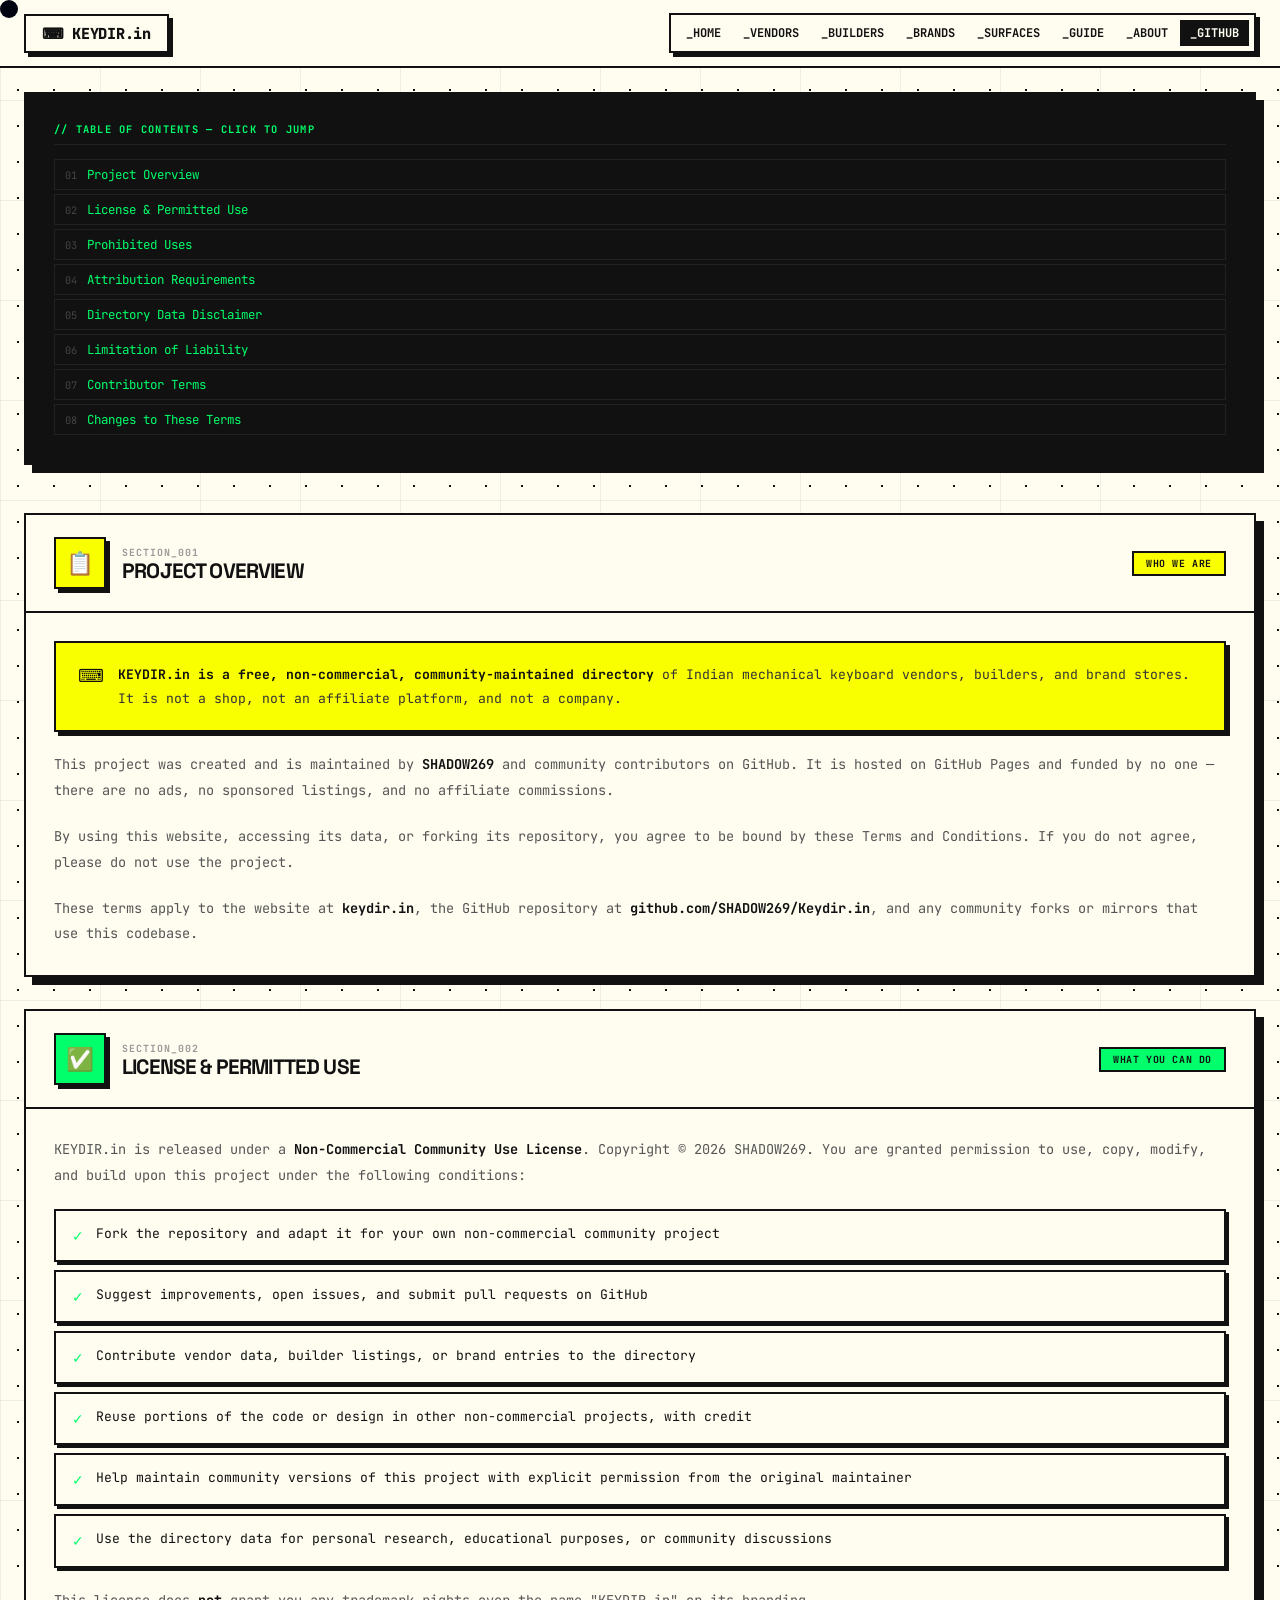
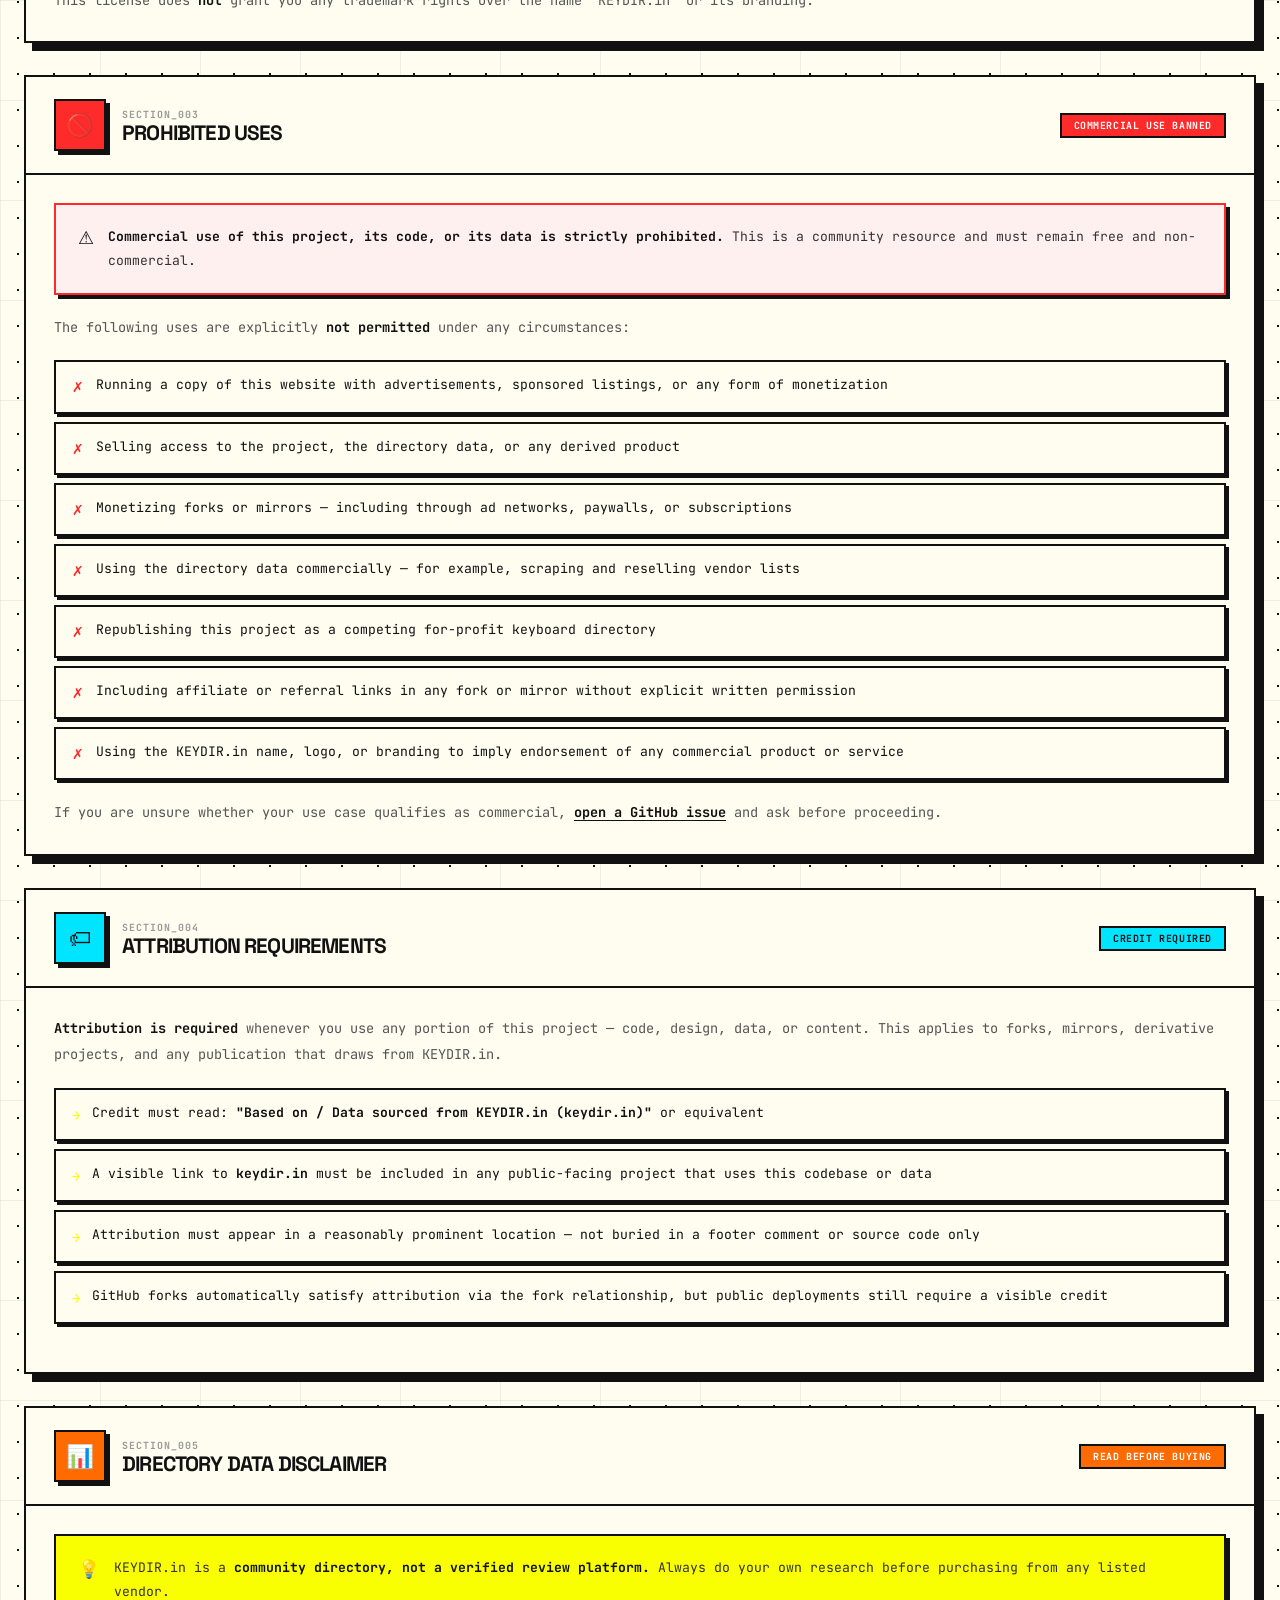
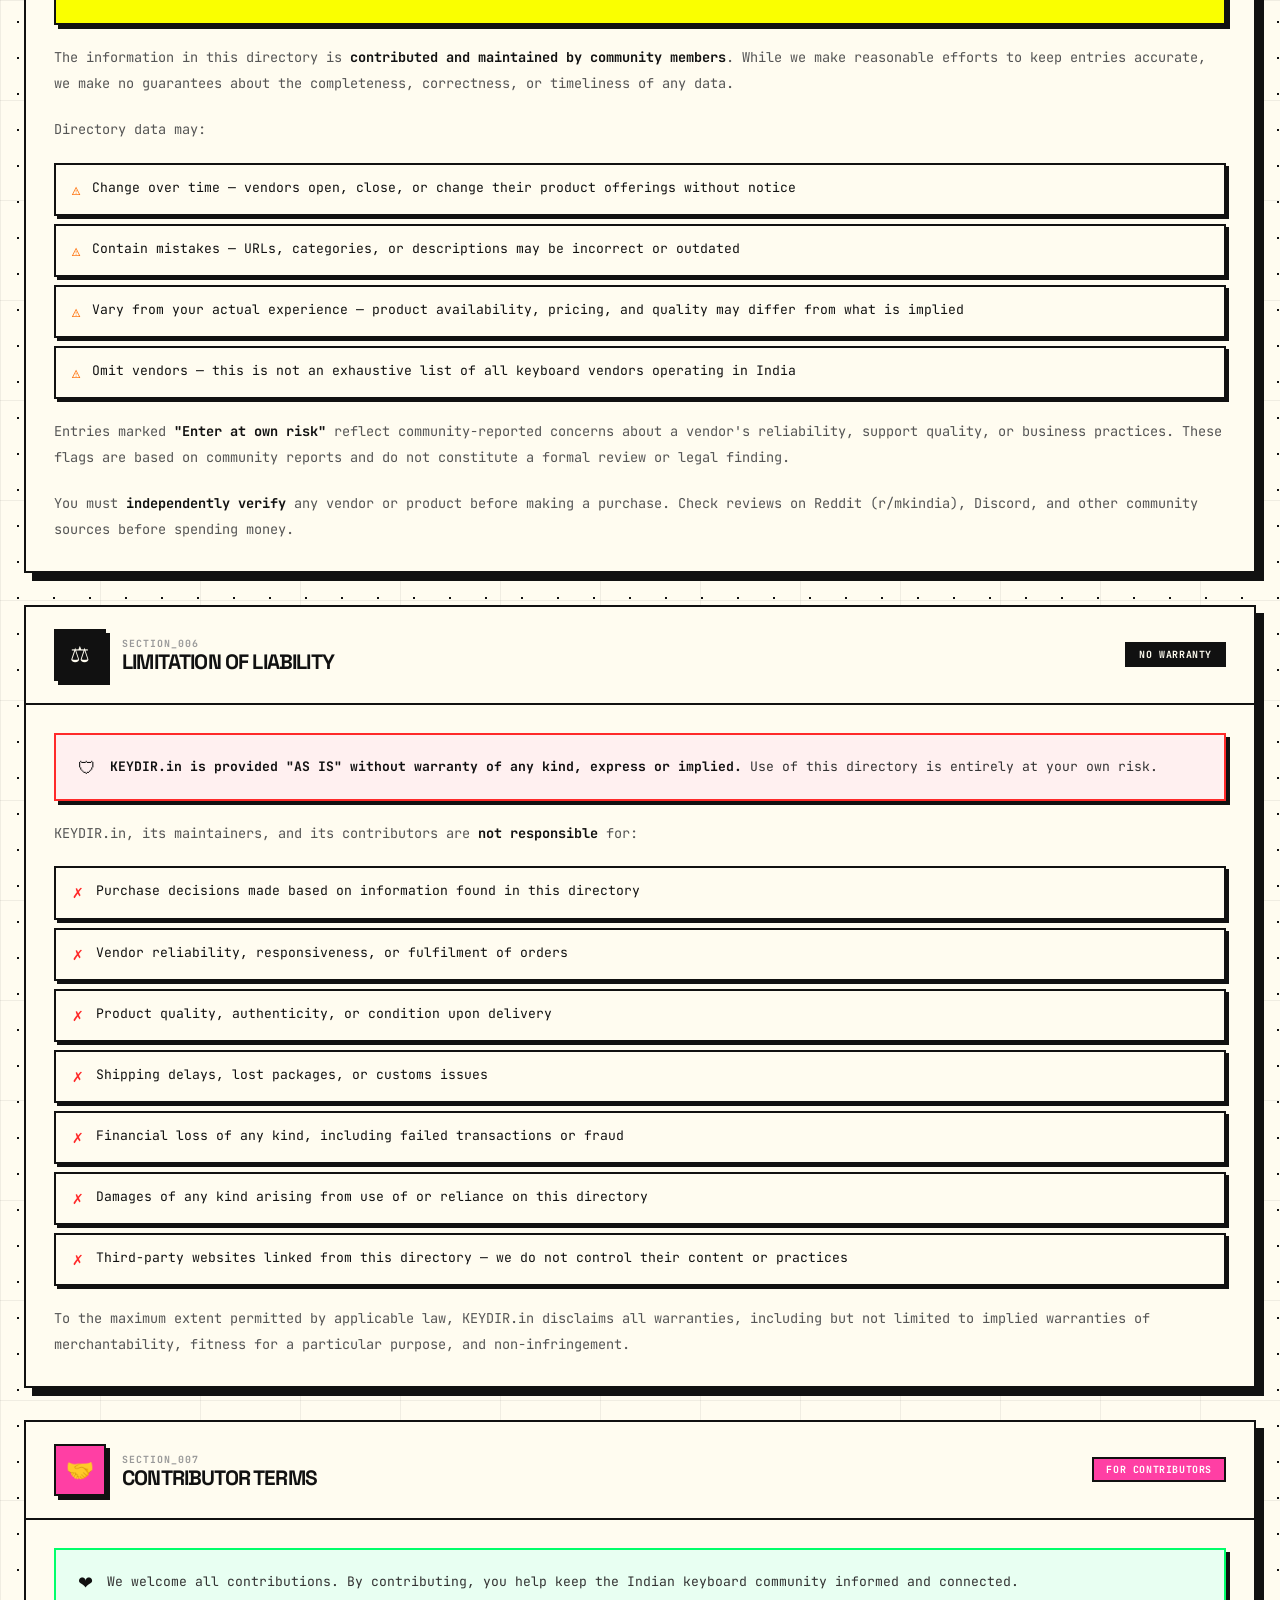
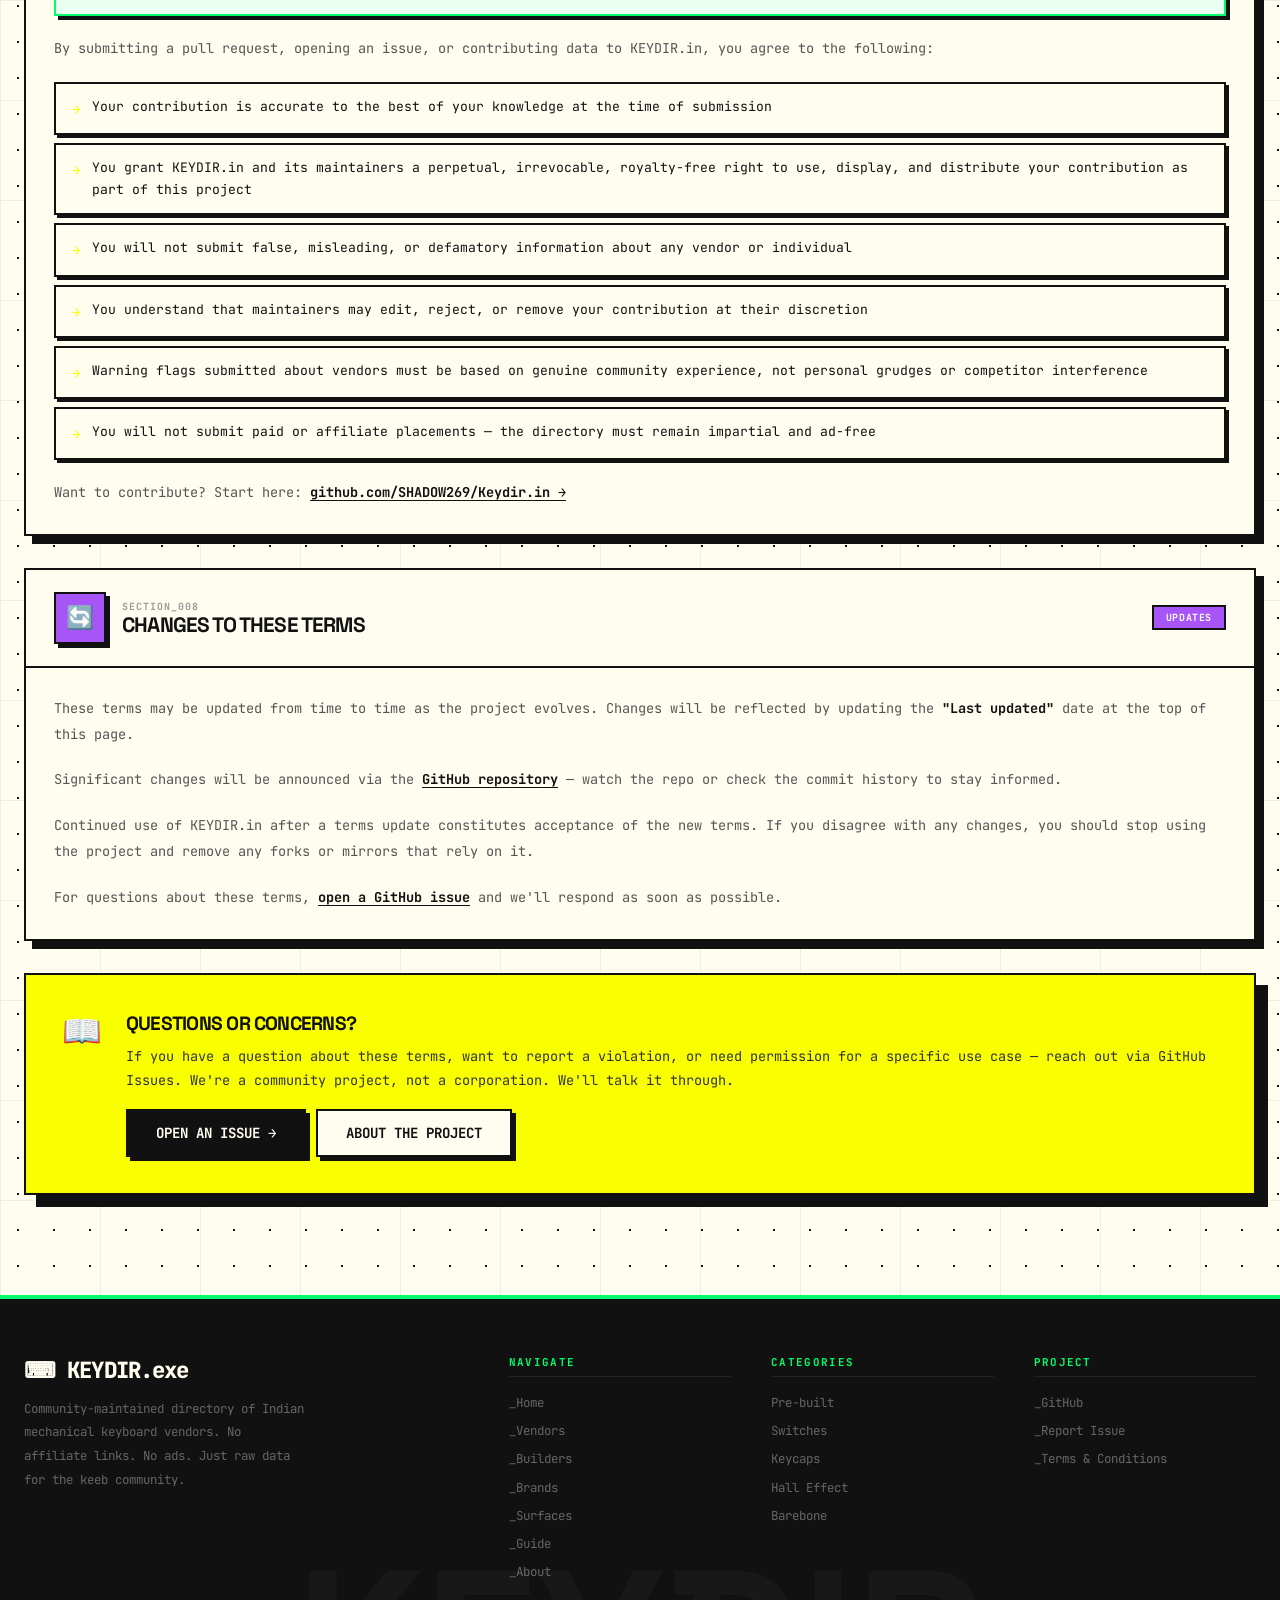
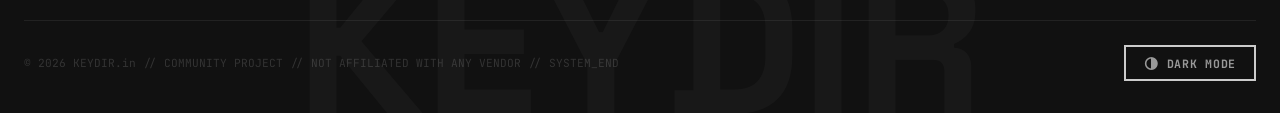
<file: Terms-and-Conditions/index.html>
<head>

<!-- Basic Setup -->
<meta charset="UTF-8">
<meta name="viewport" content="width=device-width, initial-scale=1.0">

<title>Terms and Conditions — KEYDIR.in</title>

<script defer src="https://cloud.umami.is/script.js" data-website-id="35caf6d4-f14b-4b28-9f07-600b6910a4d3"></script>

<meta name="description"
content="Read the Terms and Conditions for using KEYDIR.in — India’s mechanical keyboard directory covering vendors, builders, switches, keycaps, accessories, and listings.">

<meta name="robots" content="index, follow, max-image-preview:large">

<link rel="canonical" href="https://keydir.in/Terms-and-Conditions/">

<!-- Geo Targeting -->
<meta name="geo.region" content="IN">
<meta name="geo.placename" content="India">

<!-- Theme color -->
<meta name="theme-color" content="#000000">

<!-- Favicons -->
<link rel="icon" type="image/png" sizes="32x32" href="/assets/img/favicon-32.png">
<link rel="icon" type="image/png" sizes="192x192" href="/assets/img/favicon-192.png">
<link rel="icon" type="image/png" sizes="512x512" href="/assets/img/favicon-512.png">
<link rel="apple-touch-icon" href="/assets/img/favicon-512.png">

<!-- Open Graph -->
<meta property="og:title" content="Terms and Conditions — KEYDIR.in">
<meta property="og:description"
content="Terms and Conditions for using KEYDIR.in mechanical keyboard directory.">
<meta property="og:url" content="https://keydir.in/Terms-and-Conditions/">
<meta property="og:type" content="website">
<meta property="og:site_name" content="KEYDIR.in">
<meta property="og:locale" content="en_IN">

<meta property="og:image" content="https://keydir.in/assets/img/Banner.png">
<meta property="og:image:width" content="1200">
<meta property="og:image:height" content="630">
<meta property="og:image:alt" content="KEYDIR.in Terms and Conditions">

<!-- Twitter preview -->
<meta name="twitter:card" content="summary_large_image">
<meta name="twitter:title" content="Terms and Conditions — KEYDIR.in">
<meta name="twitter:description"
content="Terms and Conditions for using KEYDIR.in mechanical keyboard directory.">
<meta name="twitter:image" content="https://keydir.in/assets/img/Banner.png">

<!-- Organization Schema -->
<script type="application/ld+json">
{
 "@context": "https://schema.org",
 "@type": "Organization",
 "name": "KEYDIR.in",
 "url": "https://keydir.in",
 "logo": "https://keydir.in/assets/img/favicon-512.png"
}
</script>

<!-- Legal Page Schema -->
<script type="application/ld+json">
{
 "@context": "https://schema.org",
 "@type": "WebPage",
 "name": "Terms and Conditions",
 "url": "https://keydir.in/Terms-and-Conditions/",
 "description": "Terms and Conditions governing the use of KEYDIR.in mechanical keyboard directory."
}
</script>

<link rel="stylesheet" href="/assets/css/style.css">
<script src="/assets/js/theme.js"></script>
<style>
/* ── Terms hero ── */
.t-hero{padding:calc(var(--nav-h) + 100px) 24px 80px;max-width:1380px;margin:0 auto}
.t-title{font-family:var(--f-d);font-size:clamp(3rem,8vw,6.5rem);font-weight:800;line-height:.85;letter-spacing:-.06em;text-transform:uppercase;margin-bottom:1.25rem}
.t-title .outline{-webkit-text-stroke:3px var(--text);color:transparent}
.t-sub{
  font-family:var(--f-m);font-size:.9rem;line-height:1.8;
  background:var(--yellow);border:2px solid var(--border);padding:14px 18px;
  box-shadow:var(--sh);transform:rotate(.3deg);
  display:inline-block;margin-bottom:2rem;max-width:560px;
}

/* ── TOC ── */
.toc-box{background:var(--dark-card-bg);border:2px solid var(--border);box-shadow:var(--sh-lg);padding:28px;margin-bottom:3rem}
.toc-title{font-family:var(--f-m);font-size:.65rem;font-weight:700;letter-spacing:.12em;text-transform:uppercase;color:var(--green);margin-bottom:14px;padding-bottom:8px;border-bottom:1px solid #222}
.toc-list{list-style:none;display:flex;flex-direction:column;gap:4px}
.toc-list a{
  font-family:var(--f-m);font-size:.78rem;color:var(--green);text-decoration:none;
  display:flex;align-items:center;gap:10px;padding:6px 10px;border:1px solid #222;
  transition:all .12s;
}
.toc-list a:hover{background:var(--green);color:#111;border-color:var(--green)}
.toc-list a .toc-n{color:#444;font-size:.65rem;flex-shrink:0}

/* ── Section blocks ── */
.terms-section{
  border:2px solid var(--border);box-shadow:var(--sh-lg);
  margin-bottom:2rem;overflow:hidden;
}
.ts-header{
  display:flex;align-items:center;gap:16px;
  padding:22px 28px;border-bottom:2px solid var(--border);
  background:var(--surface);
}
.ts-icon{
  font-size:1.4rem;width:52px;height:52px;
  border:2px solid var(--border);display:flex;align-items:center;justify-content:center;
  flex-shrink:0;box-shadow:var(--sh);
}
.ts-num{font-family:var(--f-m);font-size:.62rem;font-weight:700;color:var(--text-dim);letter-spacing:.1em;margin-bottom:3px}
.ts-title{font-family:var(--f-d);font-size:1.3rem;font-weight:800;text-transform:uppercase;letter-spacing:-.04em;line-height:.9}
.ts-tag{
  margin-left:auto;font-family:var(--f-m);font-size:.62rem;font-weight:700;
  padding:4px 12px;border:2px solid var(--border);text-transform:uppercase;letter-spacing:.06em;flex-shrink:0;
}
.ts-body{padding:28px;background:var(--bg)}
.ts-body p{font-family:var(--f-m);font-size:.85rem;line-height:1.9;color:var(--text-muted);margin-bottom:1.25rem}
.ts-body p:last-child{margin-bottom:0}
.ts-body strong{color:var(--text)}
.ts-body a{color:var(--text);font-weight:700;text-decoration:underline;text-underline-offset:3px}

/* ── Rule lists ── */
.rule-list{list-style:none;display:flex;flex-direction:column;gap:8px;margin-bottom:1.25rem}
.rule-item{
  display:flex;align-items:flex-start;gap:12px;
  padding:12px 16px;border:2px solid var(--border);
  font-family:var(--f-m);font-size:.82rem;line-height:1.7;
  background:var(--surface);box-shadow:3px 3px 0 var(--shadow);
}
.rule-item .ri-icon{flex-shrink:0;font-size:.85rem;margin-top:2px}
.rule-item.allowed .ri-icon{color:var(--green)}
.rule-item.denied .ri-icon{color:var(--red)}
.rule-item.neutral .ri-icon{color:var(--yellow)}
.rule-item.warn .ri-icon{color:var(--orange)}

/* ── Two-col grid ── */
.rule-grid{display:grid;grid-template-columns:1fr 1fr;gap:14px;margin-bottom:1.25rem}
.rule-col-head{font-family:var(--f-m);font-size:.65rem;font-weight:700;letter-spacing:.1em;text-transform:uppercase;padding:6px 14px;margin-bottom:6px;display:inline-block;border:2px solid var(--border)}
.rule-col-head.green{background:var(--green);color:#111;border-color:var(--green)}
.rule-col-head.red{background:var(--red);color:#fff;border-color:var(--red)}

/* ── Highlight box ── */
.highlight-box{
  padding:20px 22px;border:2px solid var(--border);box-shadow:var(--sh);
  display:flex;gap:14px;align-items:flex-start;margin-bottom:1.25rem;
}
.highlight-box.yellow{background:var(--yellow)}
.highlight-box.red{background:#fff0f0;border-color:var(--red)}
.highlight-box.green{background:#e8fff2;border-color:var(--green)}
.hb-icon{font-size:1.1rem;flex-shrink:0;margin-top:2px}
.hb-text{font-family:var(--f-m);font-size:.82rem;line-height:1.8;color:#333}
.hb-text strong{color:#111}

/* ── Last updated stamp ── */
.last-updated{
  font-family:var(--f-m);font-size:.72rem;color:var(--text-dim);
  border:2px solid var(--border-subtle);padding:8px 16px;
  display:inline-flex;align-items:center;gap:8px;margin-bottom:2rem;
}
.last-updated::before{content:'⏱';font-size:.9rem}

/* ── Dark mode overrides ── */
[data-theme="dark"] .toc-box{background:var(--dark-card-bg);border-color:#333}
[data-theme="dark"] .toc-list a{border-color:#222}
[data-theme="dark"] .ts-header{background:var(--surface);border-color:var(--border)}
[data-theme="dark"] .ts-body{background:var(--bg)}
[data-theme="dark"] .ts-body p{color:var(--text-muted)}
[data-theme="dark"] .ts-body strong{color:var(--text)}
[data-theme="dark"] .rule-item{background:var(--surface);border-color:var(--border)}
[data-theme="dark"] .highlight-box.yellow{background:#2A2800}
[data-theme="dark"] .highlight-box.red{background:#2A0000;border-color:var(--red)}
[data-theme="dark"] .highlight-box.green{background:#002A10;border-color:var(--green)}
[data-theme="dark"] .hb-text{color:var(--text-muted)}
[data-theme="dark"] .hb-text strong{color:var(--text)}
[data-theme="dark"] .last-updated{border-color:var(--border-subtle);color:var(--text-dim)}

@media(max-width:640px){.rule-grid{grid-template-columns:1fr}.t-hero{padding-left:16px;padding-right:16px}}
</style>
</head>
<body>
<div id="cursor"></div>
<div id="prog"></div>

<nav class="navbar">
  <a href="/" class="nav-logo">⌨ KEYDIR.in</a>
  <div class="nav-links">
    <a href="/">_Home</a>
    <a href="/vendors/">_Vendors</a>
    <a href="/builders/">_Builders</a>
    <a href="/brands/">_Brands</a>
    <a href="/surfaces/">_Surfaces</a>
    <a href="/guide/">_Guide</a>
    <a href="/about/">_About</a>
    <a href="https://github.com/SHADOW269/Keydir.in" target="_blank" style="background:var(--dark-card-bg);color:#FFFCF0">_GitHub</a>
  </div>
</nav>
<div id="mob-nav">
  <button id="mob-close">[ X ]</button>
  <a href="/">_Home</a>
  <a href="/vendors/">_Vendors</a>
  <a href="/builders/">_Builders</a>
  <a href="/brands/">_Brands</a>
  <a href="/surfaces/">_Surfaces</a>
  <a href="/guide/">_Guide</a>
  <a href="/about/">_About</a>
</div>

<!-- Marquee -->
<div class="marquee-strip">
  <div class="marquee-track">
    <span>NON-COMMERCIAL</span><span class="sep">///</span><span>COMMUNITY USE</span><span class="sep">///</span><span>ATTRIBUTION REQUIRED</span><span class="sep">///</span><span>NO WARRANTIES</span><span class="sep">///</span><span>DATA DISCLAIMER</span><span class="sep">///</span><span>OPEN SOURCE</span><span class="sep">///</span><span>FORK RESPONSIBLY</span><span class="sep">///</span>
    <span>NON-COMMERCIAL</span><span class="sep">///</span><span>COMMUNITY USE</span><span class="sep">///</span><span class="sep">///</span><span>ATTRIBUTION REQUIRED</span><span class="sep">///</span><span>NO WARRANTIES</span><span class="sep">///</span><span>DATA DISCLAIMER</span><span class="sep">///</span><span>OPEN SOURCE</span><span class="sep">///</span><span>FORK RESPONSIBLY</span><span class="sep">///</span>
  </div>
</div>

<div class="page-body" style="padding-bottom:100px">

  <!-- TOC -->
  <div class="toc-box reveal" style="margin-top:3rem">
    <div class="toc-title">// TABLE OF CONTENTS — CLICK TO JUMP</div>
    <ul class="toc-list">
      <li><a href="#sec-overview"><span class="toc-n">01</span> Project Overview</a></li>
      <li><a href="#sec-license"><span class="toc-n">02</span> License &amp; Permitted Use</a></li>
      <li><a href="#sec-prohibited"><span class="toc-n">03</span> Prohibited Uses</a></li>
      <li><a href="#sec-attribution"><span class="toc-n">04</span> Attribution Requirements</a></li>
      <li><a href="#sec-data"><span class="toc-n">05</span> Directory Data Disclaimer</a></li>
      <li><a href="#sec-liability"><span class="toc-n">06</span> Limitation of Liability</a></li>
      <li><a href="#sec-contributors"><span class="toc-n">07</span> Contributor Terms</a></li>
      <li><a href="#sec-changes"><span class="toc-n">08</span> Changes to These Terms</a></li>
    </ul>
  </div>

  <!-- 01 Overview -->
  <div class="terms-section reveal" id="sec-overview">
    <div class="ts-header">
      <div class="ts-icon" style="background:var(--yellow)">📋</div>
      <div>
        <div class="ts-num">SECTION_001</div>
        <div class="ts-title">Project Overview</div>
      </div>
      <div class="ts-tag" style="background:var(--yellow);color:#111">Who We Are</div>
    </div>
    <div class="ts-body">
      <div class="highlight-box yellow">
        <span class="hb-icon">⌨</span>
        <div class="hb-text"><strong>KEYDIR.in is a free, non-commercial, community-maintained directory</strong> of Indian mechanical keyboard vendors, builders, and brand stores. It is not a shop, not an affiliate platform, and not a company.</div>
      </div>
      <p>This project was created and is maintained by <strong>SHADOW269</strong> and community contributors on GitHub. It is hosted on GitHub Pages and funded by no one — there are no ads, no sponsored listings, and no affiliate commissions.</p>
      <p>By using this website, accessing its data, or forking its repository, you agree to be bound by these Terms and Conditions. If you do not agree, please do not use the project.</p>
      <p>These terms apply to the website at <strong>keydir.in</strong>, the GitHub repository at <strong>github.com/SHADOW269/Keydir.in</strong>, and any community forks or mirrors that use this codebase.</p>
    </div>
  </div>

  <!-- 02 License -->
  <div class="terms-section reveal" id="sec-license">
    <div class="ts-header">
      <div class="ts-icon" style="background:var(--green)">✅</div>
      <div>
        <div class="ts-num">SECTION_002</div>
        <div class="ts-title">License &amp; Permitted Use</div>
      </div>
      <div class="ts-tag" style="background:var(--green);color:#111">What You CAN Do</div>
    </div>
    <div class="ts-body">
      <p>KEYDIR.in is released under a <strong>Non-Commercial Community Use License</strong>. Copyright © 2026 SHADOW269. You are granted permission to use, copy, modify, and build upon this project under the following conditions:</p>
      <ul class="rule-list">
        <li class="rule-item allowed"><span class="ri-icon">✓</span><span>Fork the repository and adapt it for your own non-commercial community project</span></li>
        <li class="rule-item allowed"><span class="ri-icon">✓</span><span>Suggest improvements, open issues, and submit pull requests on GitHub</span></li>
        <li class="rule-item allowed"><span class="ri-icon">✓</span><span>Contribute vendor data, builder listings, or brand entries to the directory</span></li>
        <li class="rule-item allowed"><span class="ri-icon">✓</span><span>Reuse portions of the code or design in other non-commercial projects, with credit</span></li>
        <li class="rule-item allowed"><span class="ri-icon">✓</span><span>Help maintain community versions of this project with explicit permission from the original maintainer</span></li>
        <li class="rule-item allowed"><span class="ri-icon">✓</span><span>Use the directory data for personal research, educational purposes, or community discussions</span></li>
      </ul>
      <p>This license does <strong>not</strong> grant you any trademark rights over the name "KEYDIR.in" or its branding.</p>
    </div>
  </div>

  <!-- 03 Prohibited -->
  <div class="terms-section reveal" id="sec-prohibited">
    <div class="ts-header">
      <div class="ts-icon" style="background:var(--red)">🚫</div>
      <div>
        <div class="ts-num">SECTION_003</div>
        <div class="ts-title">Prohibited Uses</div>
      </div>
      <div class="ts-tag" style="background:var(--red);color:#fff">Commercial Use BANNED</div>
    </div>
    <div class="ts-body">
      <div class="highlight-box red">
        <span class="hb-icon">⚠</span>
        <div class="hb-text"><strong>Commercial use of this project, its code, or its data is strictly prohibited.</strong> This is a community resource and must remain free and non-commercial.</div>
      </div>
      <p>The following uses are explicitly <strong>not permitted</strong> under any circumstances:</p>
      <ul class="rule-list">
        <li class="rule-item denied"><span class="ri-icon">✗</span><span>Running a copy of this website with advertisements, sponsored listings, or any form of monetization</span></li>
        <li class="rule-item denied"><span class="ri-icon">✗</span><span>Selling access to the project, the directory data, or any derived product</span></li>
        <li class="rule-item denied"><span class="ri-icon">✗</span><span>Monetizing forks or mirrors — including through ad networks, paywalls, or subscriptions</span></li>
        <li class="rule-item denied"><span class="ri-icon">✗</span><span>Using the directory data commercially — for example, scraping and reselling vendor lists</span></li>
        <li class="rule-item denied"><span class="ri-icon">✗</span><span>Republishing this project as a competing for-profit keyboard directory</span></li>
        <li class="rule-item denied"><span class="ri-icon">✗</span><span>Including affiliate or referral links in any fork or mirror without explicit written permission</span></li>
        <li class="rule-item denied"><span class="ri-icon">✗</span><span>Using the KEYDIR.in name, logo, or branding to imply endorsement of any commercial product or service</span></li>
      </ul>
      <p>If you are unsure whether your use case qualifies as commercial, <a href="https://github.com/SHADOW269/Keydir.in/issues" target="_blank" rel="noopener">open a GitHub issue</a> and ask before proceeding.</p>
    </div>
  </div>

  <!-- 04 Attribution -->
  <div class="terms-section reveal" id="sec-attribution">
    <div class="ts-header">
      <div class="ts-icon" style="background:var(--cyan)">🏷</div>
      <div>
        <div class="ts-num">SECTION_004</div>
        <div class="ts-title">Attribution Requirements</div>
      </div>
      <div class="ts-tag" style="background:var(--cyan);color:#111">Credit Required</div>
    </div>
    <div class="ts-body">
      <p><strong>Attribution is required</strong> whenever you use any portion of this project — code, design, data, or content. This applies to forks, mirrors, derivative projects, and any publication that draws from KEYDIR.in.</p>
      <ul class="rule-list">
        <li class="rule-item neutral"><span class="ri-icon">→</span><span>Credit must read: <strong>"Based on / Data sourced from KEYDIR.in (keydir.in)"</strong> or equivalent</span></li>
        <li class="rule-item neutral"><span class="ri-icon">→</span><span>A visible link to <strong>keydir.in</strong> must be included in any public-facing project that uses this codebase or data</span></li>
        <li class="rule-item neutral"><span class="ri-icon">→</span><span>Attribution must appear in a reasonably prominent location — not buried in a footer comment or source code only</span></li>
        <li class="rule-item neutral"><span class="ri-icon">→</span><span>GitHub forks automatically satisfy attribution via the fork relationship, but public deployments still require a visible credit</span></li>
      </ul>
    </div>
  </div>

  <!-- 05 Data Disclaimer -->
  <div class="terms-section reveal" id="sec-data">
    <div class="ts-header">
      <div class="ts-icon" style="background:var(--orange)">📊</div>
      <div>
        <div class="ts-num">SECTION_005</div>
        <div class="ts-title">Directory Data Disclaimer</div>
      </div>
      <div class="ts-tag" style="background:var(--orange);color:#fff">Read Before Buying</div>
    </div>
    <div class="ts-body">
      <div class="highlight-box yellow">
        <span class="hb-icon">💡</span>
        <div class="hb-text">KEYDIR.in is a <strong>community directory, not a verified review platform.</strong> Always do your own research before purchasing from any listed vendor.</div>
      </div>
      <p>The information in this directory is <strong>contributed and maintained by community members</strong>. While we make reasonable efforts to keep entries accurate, we make no guarantees about the completeness, correctness, or timeliness of any data.</p>
      <p>Directory data may:</p>
      <ul class="rule-list">
        <li class="rule-item warn"><span class="ri-icon">⚠</span><span>Change over time — vendors open, close, or change their product offerings without notice</span></li>
        <li class="rule-item warn"><span class="ri-icon">⚠</span><span>Contain mistakes — URLs, categories, or descriptions may be incorrect or outdated</span></li>
        <li class="rule-item warn"><span class="ri-icon">⚠</span><span>Vary from your actual experience — product availability, pricing, and quality may differ from what is implied</span></li>
        <li class="rule-item warn"><span class="ri-icon">⚠</span><span>Omit vendors — this is not an exhaustive list of all keyboard vendors operating in India</span></li>
      </ul>
      <p>Entries marked <strong>"Enter at own risk"</strong> reflect community-reported concerns about a vendor's reliability, support quality, or business practices. These flags are based on community reports and do not constitute a formal review or legal finding.</p>
      <p>You must <strong>independently verify</strong> any vendor or product before making a purchase. Check reviews on Reddit (r/mkindia), Discord, and other community sources before spending money.</p>
    </div>
  </div>

  <!-- 06 Liability -->
  <div class="terms-section reveal" id="sec-liability">
    <div class="ts-header">
      <div class="ts-icon" style="background:var(--dark-card-bg);color:var(--surface)">⚖</div>
      <div>
        <div class="ts-num">SECTION_006</div>
        <div class="ts-title">Limitation of Liability</div>
      </div>
      <div class="ts-tag" style="background:var(--dark-card-bg);color:#FFFCF0">No Warranty</div>
    </div>
    <div class="ts-body">
      <div class="highlight-box red">
        <span class="hb-icon">🛡</span>
        <div class="hb-text"><strong>KEYDIR.in is provided "AS IS" without warranty of any kind, express or implied.</strong> Use of this directory is entirely at your own risk.</div>
      </div>
      <p>KEYDIR.in, its maintainers, and its contributors are <strong>not responsible</strong> for:</p>
      <ul class="rule-list">
        <li class="rule-item denied"><span class="ri-icon">✗</span><span>Purchase decisions made based on information found in this directory</span></li>
        <li class="rule-item denied"><span class="ri-icon">✗</span><span>Vendor reliability, responsiveness, or fulfilment of orders</span></li>
        <li class="rule-item denied"><span class="ri-icon">✗</span><span>Product quality, authenticity, or condition upon delivery</span></li>
        <li class="rule-item denied"><span class="ri-icon">✗</span><span>Shipping delays, lost packages, or customs issues</span></li>
        <li class="rule-item denied"><span class="ri-icon">✗</span><span>Financial loss of any kind, including failed transactions or fraud</span></li>
        <li class="rule-item denied"><span class="ri-icon">✗</span><span>Damages of any kind arising from use of or reliance on this directory</span></li>
        <li class="rule-item denied"><span class="ri-icon">✗</span><span>Third-party websites linked from this directory — we do not control their content or practices</span></li>
      </ul>
      <p>To the maximum extent permitted by applicable law, KEYDIR.in disclaims all warranties, including but not limited to implied warranties of merchantability, fitness for a particular purpose, and non-infringement.</p>
    </div>
  </div>

  <!-- 07 Contributors -->
  <div class="terms-section reveal" id="sec-contributors">
    <div class="ts-header">
      <div class="ts-icon" style="background:var(--pink)">🤝</div>
      <div>
        <div class="ts-num">SECTION_007</div>
        <div class="ts-title">Contributor Terms</div>
      </div>
      <div class="ts-tag" style="background:var(--pink);color:#fff">For Contributors</div>
    </div>
    <div class="ts-body">
      <div class="highlight-box green">
        <span class="hb-icon">❤</span>
        <div class="hb-text">We welcome all contributions. By contributing, you help keep the Indian keyboard community informed and connected.</div>
      </div>
      <p>By submitting a pull request, opening an issue, or contributing data to KEYDIR.in, you agree to the following:</p>
      <ul class="rule-list">
        <li class="rule-item neutral"><span class="ri-icon">→</span><span>Your contribution is accurate to the best of your knowledge at the time of submission</span></li>
        <li class="rule-item neutral"><span class="ri-icon">→</span><span>You grant KEYDIR.in and its maintainers a perpetual, irrevocable, royalty-free right to use, display, and distribute your contribution as part of this project</span></li>
        <li class="rule-item neutral"><span class="ri-icon">→</span><span>You will not submit false, misleading, or defamatory information about any vendor or individual</span></li>
        <li class="rule-item neutral"><span class="ri-icon">→</span><span>You understand that maintainers may edit, reject, or remove your contribution at their discretion</span></li>
        <li class="rule-item neutral"><span class="ri-icon">→</span><span>Warning flags submitted about vendors must be based on genuine community experience, not personal grudges or competitor interference</span></li>
        <li class="rule-item neutral"><span class="ri-icon">→</span><span>You will not submit paid or affiliate placements — the directory must remain impartial and ad-free</span></li>
      </ul>
      <p>Want to contribute? Start here: <a href="https://github.com/SHADOW269/Keydir.in" target="_blank" rel="noopener">github.com/SHADOW269/Keydir.in →</a></p>
    </div>
  </div>

  <!-- 08 Changes -->
  <div class="terms-section reveal" id="sec-changes">
    <div class="ts-header">
      <div class="ts-icon" style="background:var(--purple)">🔄</div>
      <div>
        <div class="ts-num">SECTION_008</div>
        <div class="ts-title">Changes to These Terms</div>
      </div>
      <div class="ts-tag" style="background:var(--purple);color:#fff">Updates</div>
    </div>
    <div class="ts-body">
      <p>These terms may be updated from time to time as the project evolves. Changes will be reflected by updating the <strong>"Last updated"</strong> date at the top of this page.</p>
      <p>Significant changes will be announced via the <a href="https://github.com/SHADOW269/Keydir.in" target="_blank" rel="noopener">GitHub repository</a> — watch the repo or check the commit history to stay informed.</p>
      <p>Continued use of KEYDIR.in after a terms update constitutes acceptance of the new terms. If you disagree with any changes, you should stop using the project and remove any forks or mirrors that rely on it.</p>
      <p>For questions about these terms, <a href="https://github.com/SHADOW269/Keydir.in/issues/new" target="_blank" rel="noopener">open a GitHub issue</a> and we'll respond as soon as possible.</p>
    </div>
  </div>

  <!-- CTA -->
  <div style="background:var(--yellow);border:2px solid var(--border);box-shadow:var(--sh-xl);padding:36px;display:flex;gap:24px;align-items:flex-start;flex-wrap:wrap;margin-top:2rem" class="reveal">
    <div style="font-size:2rem;flex-shrink:0">📖</div>
    <div style="flex:1;min-width:200px">
      <div style="font-family:var(--f-d);font-size:1.2rem;font-weight:800;text-transform:uppercase;letter-spacing:-.04em;margin-bottom:8px">Questions or concerns?</div>
      <div style="font-family:var(--f-m);font-size:.85rem;line-height:1.8;color:#333;margin-bottom:16px">
        If you have a question about these terms, want to report a violation, or need permission for a specific use case — reach out via GitHub Issues. We're a community project, not a corporation. We'll talk it through.
      </div>
      <div style="display:flex;gap:10px;flex-wrap:wrap">
        <a href="https://github.com/SHADOW269/Keydir.in/issues/new" target="_blank" rel="noopener" class="btn-primary">Open an Issue →</a>
        <a href="/about/" class="btn-secondary">About the Project</a>
      </div>
    </div>
  </div>

</div>

<!-- FOOTER -->
<footer>
  <div class="footer-inner">

    <div>
      <div class="f-logo">⌨ KEYDIR.exe</div>
      <div class="f-desc">
        Community-maintained directory of Indian mechanical keyboard vendors.
        No affiliate links. No ads. Just raw data for the keeb community.
      </div>
    </div>

    <div class="f-col">
      <h4>Navigate</h4>
      <ul>
        <li><a href="../">_Home</a></li>
        <li><a href="/vendors/">_Vendors</a></li>
        <li><a href="/builders/">_Builders</a></li>
        <li><a href="/brands/">_Brands</a></li>
        <li><a href="/surfaces/">_Surfaces</a></li>
        <li><a href="/guide/">_Guide</a></li>
        <li><a href="/about/">_About</a></li>
      </ul>
    </div>

    <div class="f-col">
      <h4>Categories</h4>
      <ul>
        <li><a href="/vendors/">Pre-built</a></li>
        <li><a href="/vendors/">Switches</a></li>
        <li><a href="/vendors/">Keycaps</a></li>
        <li><a href="/vendors/">Hall Effect</a></li>
        <li><a href="/vendors/">Barebone</a></li>
      </ul>
    </div>

    <div class="f-col">
      <h4>Project</h4>
      <ul>
        <li>
          <a href="https://github.com/SHADOW269/Keydir.in" target="_blank" rel="noopener">
            _GitHub
          </a>
        </li>
        <li>
          <a href="https://github.com/SHADOW269/Keydir.in/issues" target="_blank" rel="noopener">
            _Report Issue
          </a>
        </li>
        <li><a href="/Terms-and-Conditions/">_Terms & Conditions</a></li>
      </ul>
    </div>

  </div>

  <div class="f-bottom">
    <div class="f-copy">
      © 2026 KEYDIR.in // COMMUNITY PROJECT // NOT AFFILIATED WITH ANY VENDOR // SYSTEM_END
    </div>

    <button class="theme-toggle" onclick="toggleTheme()">
      <span class="tt-icon">◑</span>
      <span class="tt-label">DARK MODE</span>
    </button>
  </div>

  <div class="f-watermark">KEYDIR</div>
</footer>

<script src="/assets/js/shared.js"></script>
</body>
</html>
</file>
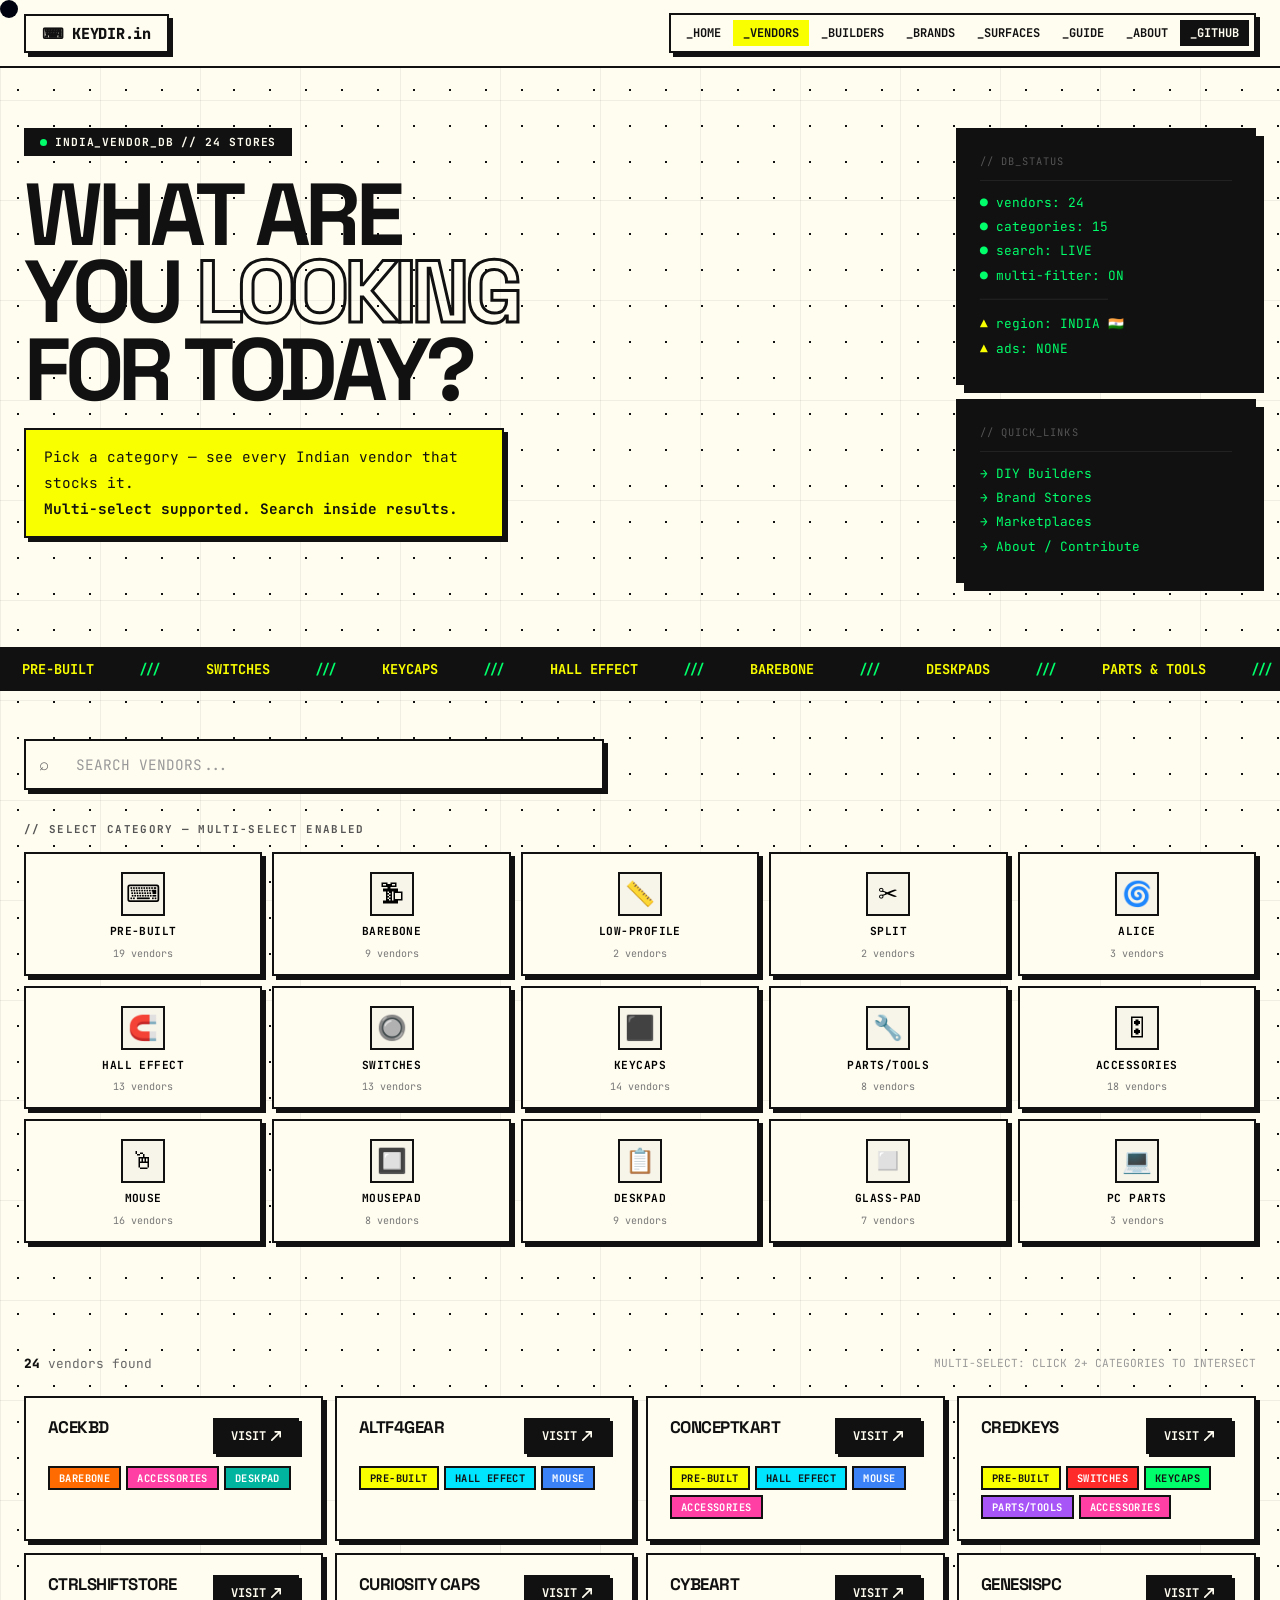
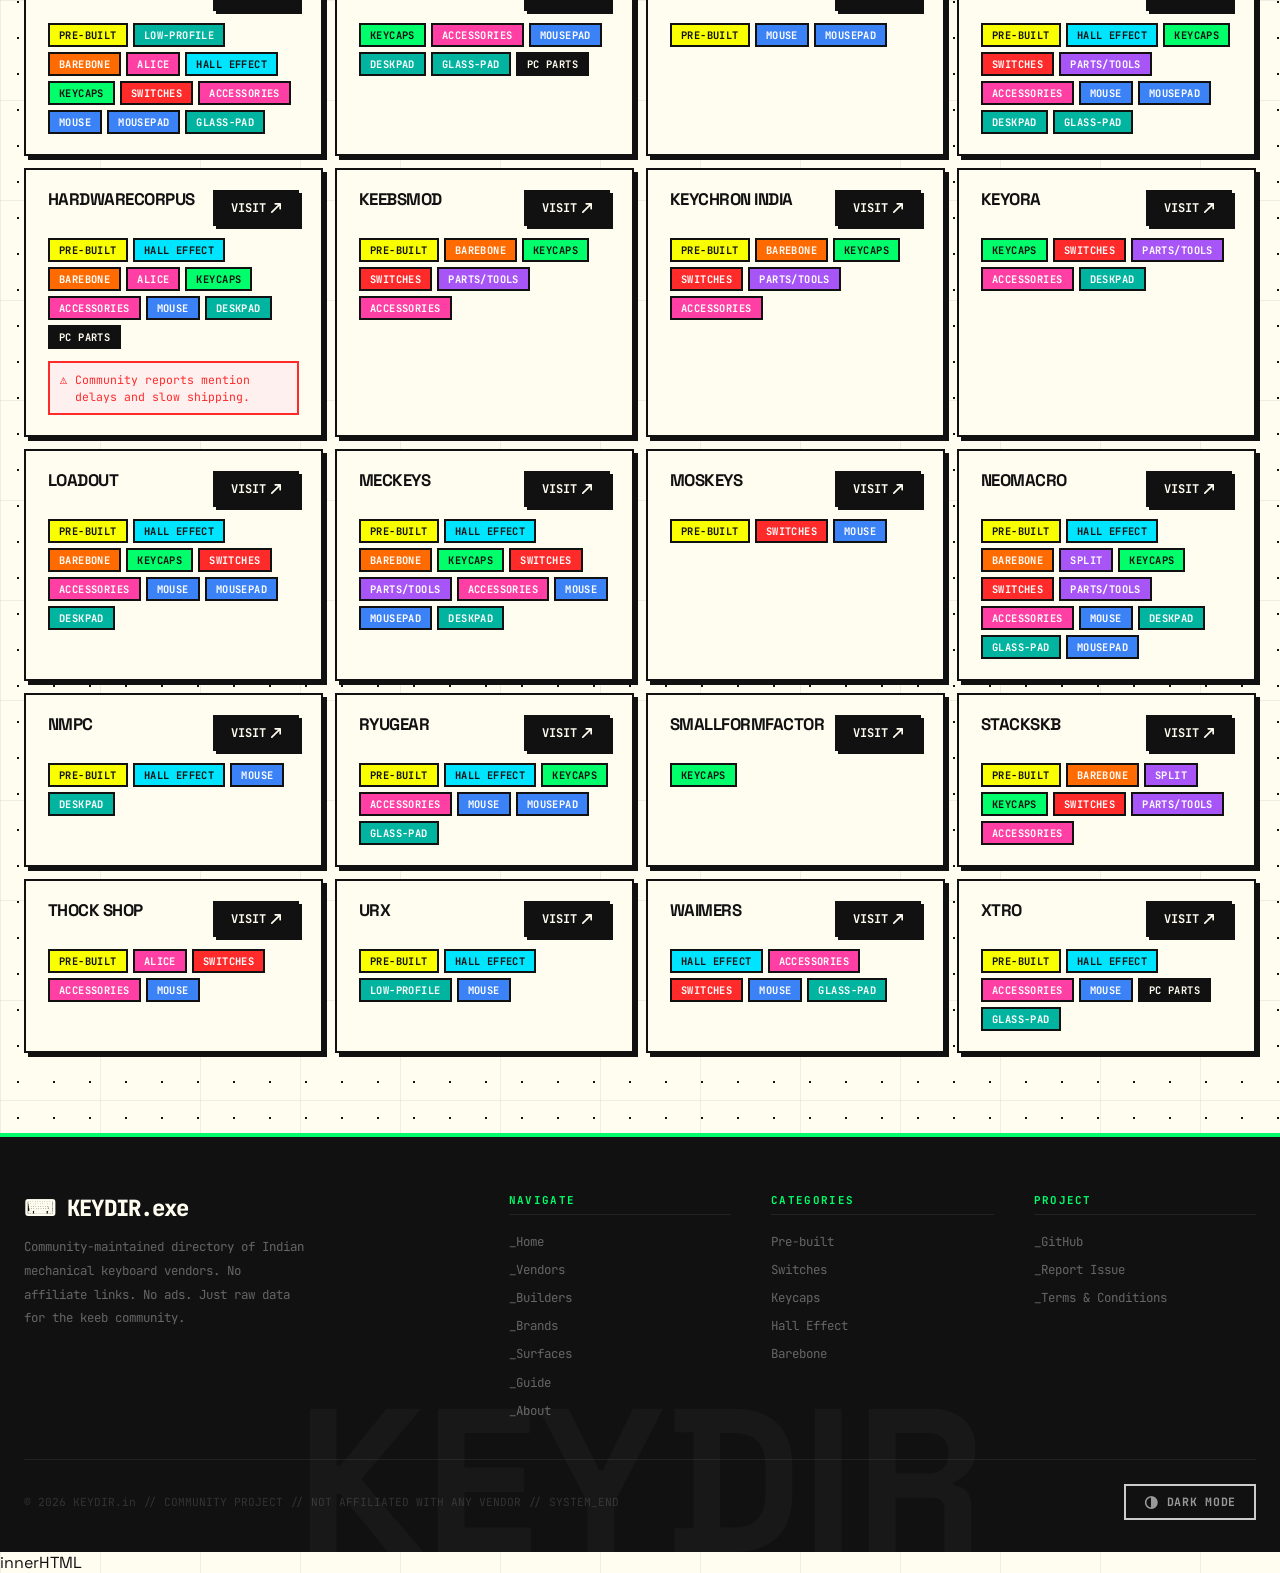
<file: vendors/index.html>
<head>

<!-- Basic Setup -->
<meta charset="UTF-8">
<meta name="viewport" content="width=device-width, initial-scale=1.0">

<title>Mechanical Keyboard Vendors in India — KEYDIR.in</title>

<script defer src="https://cloud.umami.is/script.js" data-website-id="35caf6d4-f14b-4b28-9f07-600b6910a4d3"></script>

<meta name="description"
content="Browse mechanical keyboard vendors in India. Discover stores selling keyboards, switches, keycaps, accessories, DIY kits, and custom keyboard parts across India.">

<meta name="robots" content="index, follow, max-image-preview:large">

<link rel="canonical" href="https://keydir.in/vendors/">

<!-- Geo Targeting -->
<meta name="geo.region" content="IN">
<meta name="geo.placename" content="India">

<!-- Theme color -->
<meta name="theme-color" content="#000000">

<!-- Favicons -->
<link rel="icon" type="image/png" sizes="32x32" href="/assets/img/favicon-32.png">
<link rel="icon" type="image/png" sizes="192x192" href="/assets/img/favicon-192.png">
<link rel="icon" type="image/png" sizes="512x512" href="/assets/img/favicon-512.png">
<link rel="apple-touch-icon" href="/assets/img/favicon-512.png">

<!-- Open Graph -->
<meta property="og:title" content="Mechanical Keyboard Vendors in India — KEYDIR.in">
<meta property="og:description"
content="Find mechanical keyboard stores across India selling keyboards, switches, keycaps, accessories, and DIY keyboard parts.">
<meta property="og:url" content="https://keydir.in/vendors/">
<meta property="og:type" content="website">
<meta property="og:site_name" content="KEYDIR.in">
<meta property="og:locale" content="en_IN">

<meta property="og:image" content="https://keydir.in/assets/img/Banner.png">
<meta property="og:image:width" content="1200">
<meta property="og:image:height" content="630">
<meta property="og:image:alt" content="Mechanical Keyboard Vendors India — KEYDIR.in">

<!-- Twitter preview -->
<meta name="twitter:card" content="summary_large_image">
<meta name="twitter:title" content="Mechanical Keyboard Vendors in India — KEYDIR.in">
<meta name="twitter:description"
content="Browse mechanical keyboard vendors across India selling keyboards, switches, keycaps, and accessories.">
<meta name="twitter:image" content="https://keydir.in/assets/img/Banner.png">

<!-- Organization Schema -->
<script type="application/ld+json">
{
 "@context": "https://schema.org",
 "@type": "Organization",
 "name": "KEYDIR.in",
 "url": "https://keydir.in",
 "logo": "https://keydir.in/assets/img/favicon-512.png"
}
</script>

<!-- Vendor Directory Schema -->
<script type="application/ld+json">
{
 "@context": "https://schema.org",
 "@type": "CollectionPage",
 "name": "Mechanical Keyboard Vendors in India",
 "url": "https://keydir.in/vendors/",
 "description": "Directory of mechanical keyboard vendors in India selling keyboards, switches, keycaps, accessories, and DIY kits."
}
</script>

<link rel="stylesheet" href="/assets/css/style.css">
<script src="/assets/js/theme.js"></script>
<style>
/* ── Vendors page ── */
.v-hero{
  padding:calc(var(--nav-h) + 60px) 24px 50px;
  max-width:1380px;margin:0 auto;
  display:grid;grid-template-columns:1fr 300px;align-items:start;gap:48px;
}
.v-hero-title{
  font-family:var(--f-d);font-size:clamp(2.8rem,7vw,5.5rem);
  font-weight:800;line-height:.88;letter-spacing:-.06em;
  text-transform:uppercase;margin-bottom:1.25rem;
}
.v-hero-title .outline{-webkit-text-stroke:3px var(--text);color:transparent}
.v-hero-sub{
  font-family:var(--f-m);font-size:.9rem;line-height:1.8;
  background:var(--yellow);border:2px solid var(--border);
  padding:14px 18px;box-shadow:var(--sh);transform:rotate(.4deg);
  display:inline-block;max-width:480px;margin-bottom:2rem;
}
/* Search */
.search-wrap{position:relative;margin-bottom:2rem;max-width:580px}
.search-wrap input{
  width:100%;padding:14px 48px 14px 50px;
  border:2px solid var(--border);background:var(--surface);
  font-family:var(--f-m);font-size:.9rem;font-weight:700;
  outline:none;box-shadow:var(--sh);transition:all .15s;
}
.search-wrap input::placeholder{color:var(--text-dim);font-weight:400}
.search-wrap input:focus{background:var(--yellow);box-shadow:var(--sh-lg);transform:translate(-2px,-2px)}
.s-icon{position:absolute;left:15px;top:50%;transform:translateY(-50%);font-size:17px;pointer-events:none;color:#666}
.s-clear{
  position:absolute;right:13px;top:50%;transform:translateY(-50%);
  background:none;border:none;font-size:22px;cursor:pointer;color:var(--text-dim);
  opacity:0;pointer-events:none;transition:opacity .15s;font-family:var(--f-m);font-weight:800;
}
.s-clear.show{opacity:1;pointer-events:auto}
.s-clear:hover{color:var(--border)}
/* Cat grid */
.cat-area{margin-bottom:3rem}
.cat-area-lbl{font-family:var(--f-m);font-size:.68rem;font-weight:700;letter-spacing:.12em;text-transform:uppercase;color:var(--text-muted);margin-bottom:1rem}
.cat-grid{display:grid;grid-template-columns:repeat(5,1fr);gap:10px}
.cat-btn{
  position:relative;
  border:2px solid var(--border);background:var(--surface);
  padding:18px 10px 14px;cursor:pointer;
  box-shadow:var(--sh);transition:all .12s;
  display:flex;flex-direction:column;align-items:center;gap:8px;
  text-align:center;
}
.cat-btn:hover{transform:translate(2px,2px);box-shadow:2px 2px 0 #111}
.cat-btn.active{transform:translate(4px,4px);box-shadow:none}
.cat-ico{font-size:1.5rem;line-height:1;width:44px;height:44px;border:2px solid var(--border);display:flex;align-items:center;justify-content:center;transition:all .12s;background:rgba(0,0,0,.03)}
.cat-lbl{font-family:var(--f-m);font-size:.7rem;font-weight:700;text-transform:uppercase;letter-spacing:.04em;line-height:1.3;transition:color .12s}
.cat-ct{font-family:var(--f-m);font-size:.63rem;color:#777}
.cat-btn.c-yellow.active{background:var(--yellow);color:#111}
.cat-btn.c-green.active{background:var(--green);color:#111}
.cat-btn.c-blue.active{background:var(--blue);color:#fff}
.cat-btn.c-pink.active{background:var(--pink);color:#fff}
.cat-btn.c-orange.active{background:var(--orange);color:#fff}
.cat-btn.c-cyan.active{background:var(--cyan);color:#111}
.cat-btn.c-red.active{background:var(--red);color:#fff}
.cat-btn.c-purple.active{background:var(--purple);color:#fff}
.cat-btn.c-black.active{background:var(--border);color:#fff}
.cat-btn.c-teal.active{background:var(--teal);color:#fff}
.cat-btn.active .cat-ico{border-color:currentColor}
/* Filter bar */
.filter-bar{
  background:var(--border);border:2px solid var(--border);
  padding:14px 20px;box-shadow:var(--sh);margin-bottom:2rem;
  display:flex;align-items:center;flex-wrap:wrap;gap:10px;
  opacity:0;max-height:0;overflow:hidden;pointer-events:none;
  transition:opacity .25s,max-height .3s,padding .3s;
}
.filter-bar.on{opacity:1;max-height:120px;pointer-events:auto}
.fb-lbl{font-family:var(--f-m);font-size:.72rem;font-weight:700;color:var(--yellow);white-space:nowrap}
.pills{display:flex;flex-wrap:wrap;gap:6px}
.pill{
  display:inline-flex;align-items:center;gap:6px;
  padding:4px 12px;border:2px solid;
  font-family:var(--f-m);font-size:.7rem;font-weight:700;
  cursor:pointer;text-transform:uppercase;
}
.pill:hover{opacity:.7}
.reset-btn{
  margin-left:auto;border:2px solid #333;background:transparent;color:var(--text-dim);
  font-family:var(--f-m);font-size:.7rem;font-weight:700;
  padding:5px 16px;cursor:pointer;text-transform:uppercase;transition:all .15s;
}
.reset-btn:hover{border-color:var(--yellow);color:var(--yellow)}
/* Results */
.result-row{display:flex;align-items:center;justify-content:space-between;margin-bottom:1.5rem;flex-wrap:wrap;gap:8px}
.result-count{font-family:var(--f-m);font-size:.8rem;color:#666}
.result-count strong{color:var(--border);font-weight:800}
/* Vendor grid */
.vgrid{display:grid;grid-template-columns:repeat(auto-fill,minmax(296px,1fr));gap:12px}
/* Vendor card */
.vcard{
  background:var(--surface);border:2px solid var(--border);box-shadow:var(--sh);
  padding:20px 22px;display:flex;flex-direction:column;gap:12px;
  transition:transform .12s,box-shadow .12s;
  animation:card-in .3s ease both;
}
@keyframes card-in{from{opacity:0;transform:translateY(10px)}to{opacity:1;transform:none}}
.vcard:hover{transform:translate(3px,3px);box-shadow:1px 1px 0 #111}
.vcard-top{display:flex;align-items:flex-start;justify-content:space-between;gap:10px}
.vcard-name{font-family:var(--f-d);font-size:1.05rem;font-weight:800;text-transform:uppercase;letter-spacing:-.03em;line-height:1.1}
.vcard-badges{display:flex;flex-wrap:wrap;gap:5px}
.badge.hl{animation:pop .2s ease}
@keyframes pop{0%{transform:scale(.8)}100%{transform:scale(1)}}
/* Empty */
.empty{
  grid-column:1/-1;border:2px solid var(--border);background:var(--surface);
  padding:4rem 2rem;text-align:center;box-shadow:var(--sh);
}
.empty-n{font-family:var(--f-m);font-size:4rem;font-weight:800;color:#ddd;display:block;margin-bottom:.5rem}
.empty p{font-family:var(--f-m);font-size:.9rem;color:#777}
/* Sidebar status */
.v-sidebar{position:sticky;top:calc(var(--nav-h)+20px)}
.sidebar-card{background:var(--border);border:2px solid var(--border);box-shadow:var(--sh-lg);padding:22px;font-family:var(--f-m);font-size:.8rem;line-height:1.9;color:var(--green);margin-bottom:14px}
.sidebar-card .s-title{color:var(--text-muted);font-size:.65rem;letter-spacing:.1em;text-transform:uppercase;margin-bottom:10px;padding-bottom:8px;border-bottom:1px solid #222}
.sidebar-card .s-line{display:flex;align-items:center;gap:8px}
.sidebar-card .ok{color:var(--green)}
.sidebar-card .dim{color:#222}
.sidebar-card .warn{color:var(--yellow)}
@media(max-width:1000px){.v-hero{grid-template-columns:1fr}.v-sidebar{display:none}}
@media(max-width:640px){.v-hero{padding-left:16px;padding-right:16px}}
@media(max-width:860px){.cat-grid{grid-template-columns:repeat(3,1fr)}}
@media(max-width:480px){.cat-grid{grid-template-columns:repeat(2,1fr)}.vgrid{grid-template-columns:1fr}}
</style>
</head>
<body>
<div id="cursor"></div><div id="prog"></div>

<nav class="navbar">
  <a href="../" class="nav-logo">⌨ KEYDIR.in</a>
  <div class="nav-links">
    <a href="../">_Home</a>
    <a href="/vendors/" class="active">_Vendors</a>
    <a href="/builders/">_Builders</a>
    <a href="/brands/">_Brands</a>
    <a href="/surfaces/">_Surfaces</a>
    <a href="/guide/">_Guide</a>
    <a href="/about/">_About</a>
    <a href="https://github.com/SHADOW269/Keydir.in" target="_blank" style="background:var(--text);color:var(--bg)">_GitHub</a>
  </div>
  <button class="nav-ham" id="ham"><span></span><span></span><span></span></button>
</nav>
<div id="mob-nav">
  <button id="mob-close">[ X ]</button>
  <a href="../">_Home</a>
  <a href="/vendors/">_Vendors</a>
  <a href="/builders/">_Builders</a>
  <a href="/brands/">_Brands</a>
  <a href="/surfaces/">_Surfaces</a>
  <a href="/guide/">_Guide</a>
  <a href="/about/">_About</a>
</div>

<!-- Hero -->
<div class="v-hero">
  <div>
    <div class="section-tag-label reveal"><span class="dot"></span> INDIA_VENDOR_DB // <span data-stat="vendors">19</span> STORES</div>
    <h1 class="v-hero-title reveal" style="transition-delay:.06s">
      WHAT ARE<br/>YOU <span class="outline">LOOKING</span><br/>FOR TODAY?
    </h1>
    <p class="v-hero-sub reveal" style="transition-delay:.12s">
      Pick a category — see every Indian vendor that stocks it.<br/><b>Multi-select supported. Search inside results.</b>
    </p>
  </div>
  <div class="v-sidebar reveal" style="transition-delay:.18s">
    <div class="sidebar-card">
      <div class="s-title">// DB_STATUS</div>
      <div class="s-line"><span class="ok">●</span> vendors: <span data-stat="vendors">19</span></div>
      <div class="s-line"><span class="ok">●</span> categories: 15</div>
      <div class="s-line"><span class="ok">●</span> search: LIVE</div>
      <div class="s-line"><span class="ok">●</span> multi-filter: ON</div>
      <div class="dim">────────────────</div>
      <div class="s-line"><span class="warn">▲</span> region: INDIA 🇮🇳</div>
      <div class="s-line"><span class="warn">▲</span> ads: NONE</div>
    </div>
    <div class="sidebar-card">
      <div class="s-title">// QUICK_LINKS</div>
      <div class="s-line"><span class="ok">→</span><a href="/builders/" style="color:var(--green);text-decoration:none">DIY Builders</a></div>
      <div class="s-line"><span class="ok">→</span><a href="/brands/" style="color:var(--green);text-decoration:none">Brand Stores</a></div>
      <div class="s-line"><span class="ok">→</span><a href="/marketplace/" style="color:var(--green);text-decoration:none">Marketplaces</a></div>
      <div class="s-line"><span class="ok">→</span><a href="/about/" style="color:var(--green);text-decoration:none">About / Contribute</a></div>
    </div>
  </div>
</div>

<!-- Marquee -->
<div class="marquee-strip">
  <div class="marquee-track">
    <span>PRE-BUILT</span><span class="sep">///</span><span>SWITCHES</span><span class="sep">///</span><span>KEYCAPS</span><span class="sep">///</span><span>HALL EFFECT</span><span class="sep">///</span><span>BAREBONE</span><span class="sep">///</span><span>DESKPADS</span><span class="sep">///</span><span>PARTS &amp; TOOLS</span><span class="sep">///</span><span>MOUSE</span><span class="sep">///</span><span>ACCESSORIES</span><span class="sep">///</span><span>PC PARTS</span><span class="sep">///</span>
    <span>PRE-BUILT</span><span class="sep">///</span><span>SWITCHES</span><span class="sep">///</span><span>KEYCAPS</span><span class="sep">///</span><span>HALL EFFECT</span><span class="sep">///</span><span>BAREBONE</span><span class="sep">///</span><span>DESKPADS</span><span class="sep">///</span><span>PARTS &amp; TOOLS</span><span class="sep">///</span><span>MOUSE</span><span class="sep">///</span><span>ACCESSORIES</span><span class="sep">///</span><span>PC PARTS</span><span class="sep">///</span>
  </div>
</div>

<!-- Main -->
<div class="page-body">
  <!-- Search -->
  <div class="search-wrap reveal" style="margin-top:3rem;transition-delay:.05s">
    <span class="s-icon">⌕</span>
    <input type="text" id="searchInput" placeholder="SEARCH VENDORS..." autocomplete="off"/>
    <button class="s-clear" id="sClear">×</button>
  </div>

  <!-- Categories -->
  <div class="cat-area reveal" id="cats" style="transition-delay:.1s">
    <div class="cat-area-lbl">// SELECT CATEGORY — MULTI-SELECT ENABLED</div>
    <div class="cat-grid" id="catGrid"></div>
  </div>

  <!-- Filter bar -->
  <div class="filter-bar" id="filterBar">
    <span class="fb-lbl">&gt; SHOWING VENDORS FOR:</span>
    <div class="pills" id="activePills"></div>
    <button class="reset-btn" id="resetAll">[ CLEAR ALL ]</button>
  </div>

  <!-- Results header -->
  <div class="result-row">
    <div class="result-count"><strong id="rCount">19</strong> vendors found</div>
    <div style="font-family:var(--f-m);font-size:.7rem;color:var(--text-dim)">MULTI-SELECT: CLICK 2+ CATEGORIES TO INTERSECT</div>
  </div>

  <!-- Vendor grid -->
  <div class="vgrid" id="vendorGrid"></div>
</div>

<!-- FOOTER -->
<footer>
  <div class="footer-inner">

    <div>
      <div class="f-logo">⌨ KEYDIR.exe</div>
      <div class="f-desc">
        Community-maintained directory of Indian mechanical keyboard vendors.
        No affiliate links. No ads. Just raw data for the keeb community.
      </div>
    </div>

    <div class="f-col">
      <h4>Navigate</h4>
      <ul>
        <li><a href="../">_Home</a></li>
        <li><a href="/vendors/">_Vendors</a></li>
        <li><a href="/builders/">_Builders</a></li>
        <li><a href="/brands/">_Brands</a></li>
        <li><a href="/surfaces/">_Surfaces</a></li>
        <li><a href="/guide/">_Guide</a></li>
        <li><a href="/about/">_About</a></li>
      </ul>
    </div>

    <div class="f-col">
      <h4>Categories</h4>
      <ul>
        <li><a href="/vendors/">Pre-built</a></li>
        <li><a href="/vendors/">Switches</a></li>
        <li><a href="/vendors/">Keycaps</a></li>
        <li><a href="/vendors/">Hall Effect</a></li>
        <li><a href="/vendors/">Barebone</a></li>
      </ul>
    </div>

    <div class="f-col">
      <h4>Project</h4>
      <ul>
        <li>
          <a href="https://github.com/SHADOW269/Keydir.in" target="_blank" rel="noopener">
            _GitHub
          </a>
        </li>
        <li>
          <a href="https://github.com/SHADOW269/Keydir.in/issues" target="_blank" rel="noopener">
            _Report Issue
          </a>
        </li>
        <li><a href="/Terms-and-Conditions/">_Terms & Conditions</a></li>
      </ul>
    </div>

  </div>

  <div class="f-bottom">
    <div class="f-copy">
      © 2026 KEYDIR.in // COMMUNITY PROJECT // NOT AFFILIATED WITH ANY VENDOR // SYSTEM_END
    </div>

    <button class="theme-toggle" onclick="toggleTheme()">
      <span class="tt-icon">◑</span>
      <span class="tt-label">DARK MODE</span>
    </button>
  </div>

  <div class="f-watermark">KEYDIR</div>
</footer>

<script src="/assets/js/shared.js"></script>
<script>
/* ── Pill styles per category colour ── */
const PILL_STYLE = {
  yellow:"border:2px solid #111;background:var(--yellow);color:#111",
  green: "border:2px solid #111;background:var(--green);color:#111",
  blue:  "border:2px solid #fff;background:var(--blue);color:#fff",
  pink:  "border:2px solid #fff;background:var(--pink);color:#fff",
  orange:"border:2px solid #fff;background:var(--orange);color:#fff",
  cyan:  "border:2px solid #111;background:var(--cyan);color:#111",
  red:   "border:2px solid #fff;background:var(--red);color:#fff",
  purple:"border:2px solid #fff;background:var(--purple);color:#fff",
  black: "border:2px solid #aaa;background:#111;color:#fff",
  teal:  "border:2px solid #fff;background:var(--teal);color:#fff"
};

let sel = new Set(), q = "";

function buildCats() {
  const g = document.getElementById("catGrid");
  CAT_META.forEach(cat => {
    const n = VENDORS.filter(v => v.cats.includes(cat.id)).length;
    const btn = document.createElement("button");
    btn.className = `cat-btn c-${cat.col}`;
    btn.dataset.id = cat.id;
    btn.setAttribute("aria-pressed", "false");
    btn.innerHTML = `<div class="cat-ico">${cat.icon}</div><div class="cat-lbl">${cat.label}</div><div class="cat-ct">${n} vendors</div>`;
    btn.addEventListener("click", () => {
      sel.has(cat.id) ? sel.delete(cat.id) : sel.add(cat.id);
      syncBtns(); syncBar(); render();
    });
    g.appendChild(btn);
  });
}

function syncBtns() {
  document.querySelectorAll(".cat-btn").forEach(b => {
    const on = sel.has(b.dataset.id);
    b.classList.toggle("active", on);
    b.setAttribute("aria-pressed", on ? "true" : "false");
  });
}

function syncBar() {
  const bar = document.getElementById("filterBar");
  const pills = document.getElementById("activePills");
  pills.innerHTML = "";
  if (!sel.size) { bar.classList.remove("on"); return; }
  bar.classList.add("on");
  sel.forEach(id => {
    const cat = CAT_META.find(c => c.id === id);
    const p = document.createElement("button");
    p.className = "pill";
    p.style.cssText = PILL_STYLE[cat.col] || "";
    p.innerHTML = `${cat.icon} ${cat.label} <span style="opacity:.6">×</span>`;
    p.addEventListener("click", () => { sel.delete(id); syncBtns(); syncBar(); render(); });
    pills.appendChild(p);
  });
}

function render() {
  const g = document.getElementById("vendorGrid");
  const qL = q.toLowerCase().trim();
  const list = VENDORS.filter(v => {
    const catOk = !sel.size || [...sel].every(c => v.cats.includes(c));
    const qOk   = !qL || v.name.toLowerCase().includes(qL) || v.cats.some(c => c.toLowerCase().includes(qL));
    return catOk && qOk;
  }).sort((a, b) => !sel.size ? 0 :
    [...sel].filter(c => b.cats.includes(c)).length - [...sel].filter(c => a.cats.includes(c)).length
  );

  document.getElementById("rCount").textContent = list.length;
  g.innerHTML = "";

  if (!list.length) {
    g.innerHTML = `<div class="empty"><span class="empty-n">404</span><p>NO VENDORS FOUND FOR <strong>${[...sel].join(" + ") || qL}</strong>.<br/>Try a different combination.</p></div>`;
    return;
  }

  list.forEach((v, i) => {
    const card = document.createElement("div");
    card.className = "vcard";
    card.style.animationDelay = `${Math.min(i, 9) * .04}s`;

    const badges = v.cats.map(c =>
      `<span class="badge ${BADGE_CLS[c] || "b-gray"}${sel.has(c) ? " hl" : ""}">${c}</span>`
    ).join("");

    card.innerHTML = `
      <div class="vcard-top">
        <div class="vcard-name">${v.name}</div>
        <a href="${v.url}" target="_blank" rel="noopener" class="btn-visit">VISIT<svg viewBox="0 0 12 12" fill="none" stroke="currentColor" stroke-width="2" stroke-linecap="round" stroke-linejoin="round"><path d="M1 11L11 1M11 1H5M11 1v6"/></svg></a>
      </div>
      <div class="vcard-badges">${badges}</div>
      ${v.warning && v.warning_message
        ? `<div style="display:flex;align-items:flex-start;gap:8px;padding:8px 10px;background:#fff0f0;border:2px solid var(--red);font-family:var(--f-m);font-size:.72rem;color:var(--red);line-height:1.5"><span style="flex-shrink:0">⚠</span><span>${v.warning_message}</span></div>`
        : ""}
    `;
    g.appendChild(card);
  });
}

const sIn = document.getElementById("searchInput");
const sCl = document.getElementById("sClear");
sIn.addEventListener("input", () => { q = sIn.value; sCl.classList.toggle("show", q.length > 0); render(); });
sCl.addEventListener("click", () => { q = ""; sIn.value = ""; sCl.classList.remove("show"); sIn.focus(); render(); });
document.getElementById("resetAll").addEventListener("click", () => {
  sel.clear(); q = ""; sIn.value = ""; sCl.classList.remove("show");
  syncBtns(); syncBar(); render();
});

document.addEventListener("DOMContentLoaded", () => { buildCats(); render(); });
</script>
</body>
</html>


innerHTML
</file>
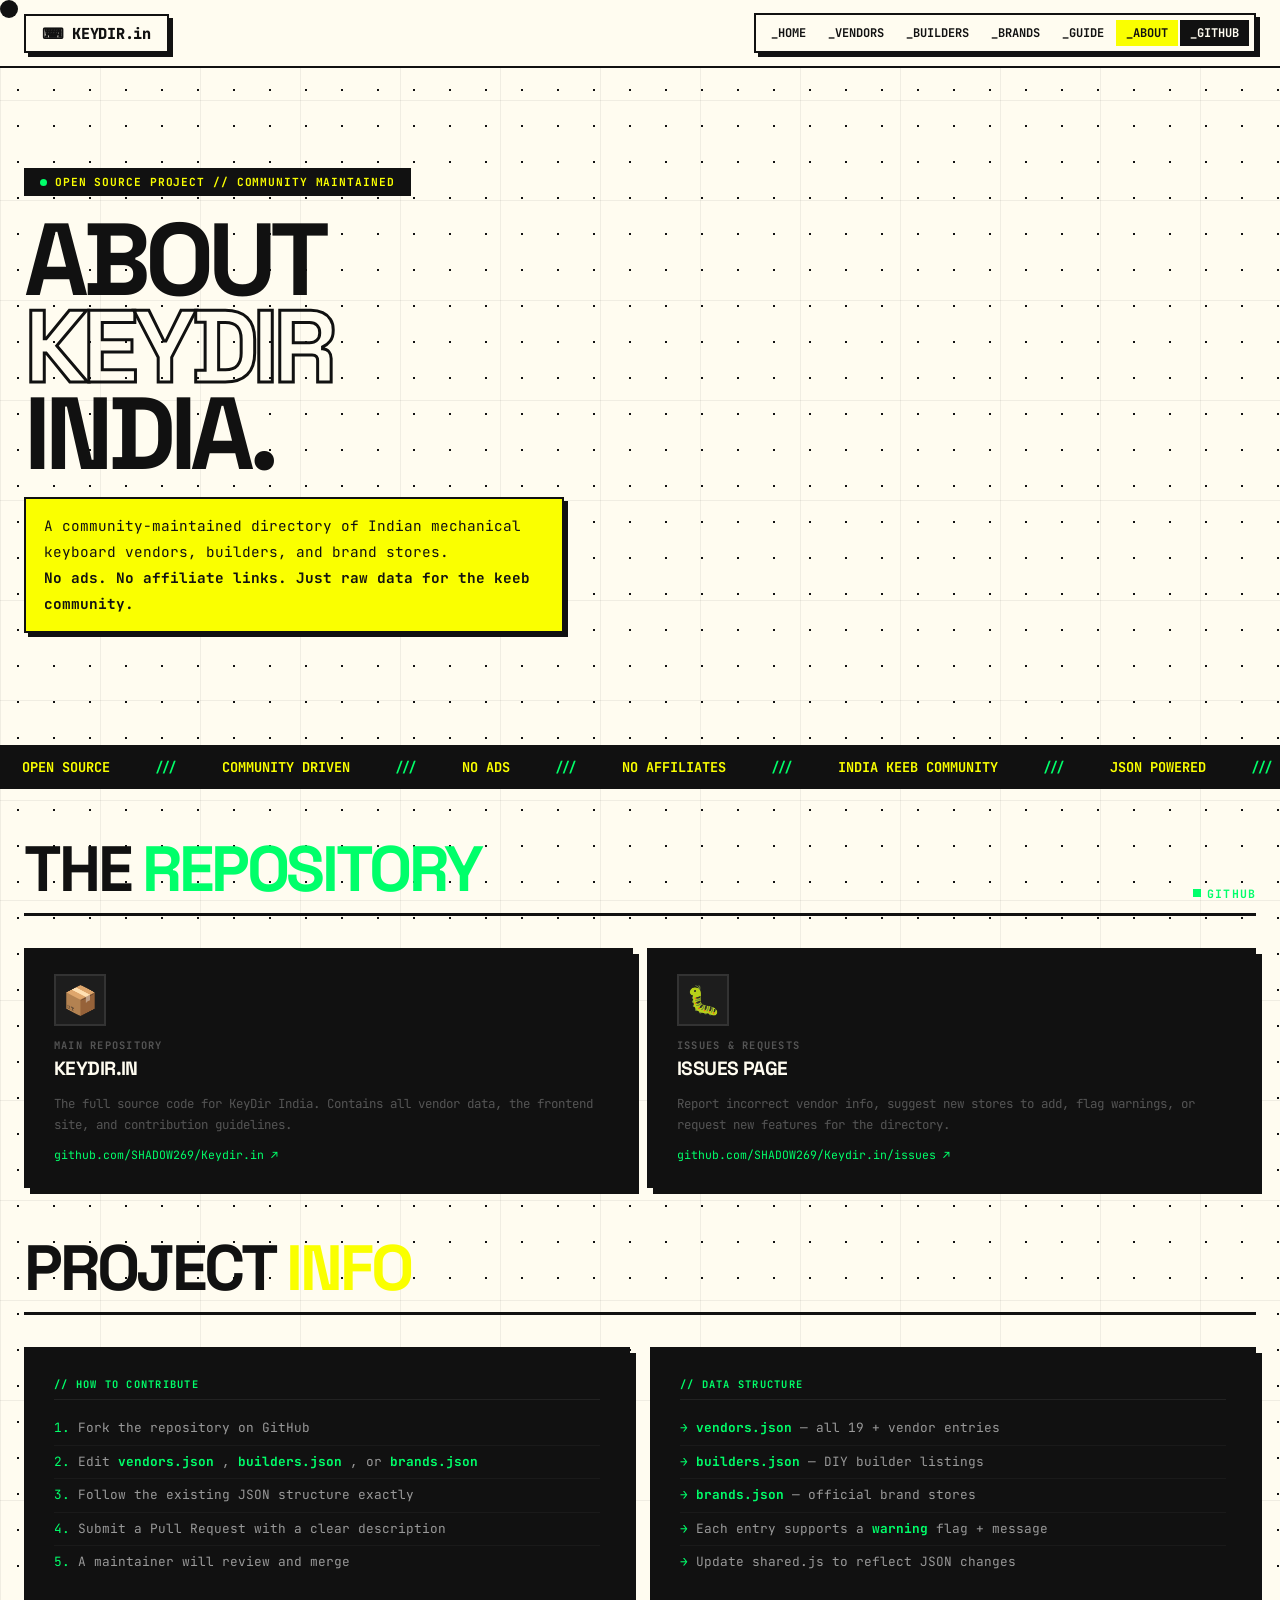
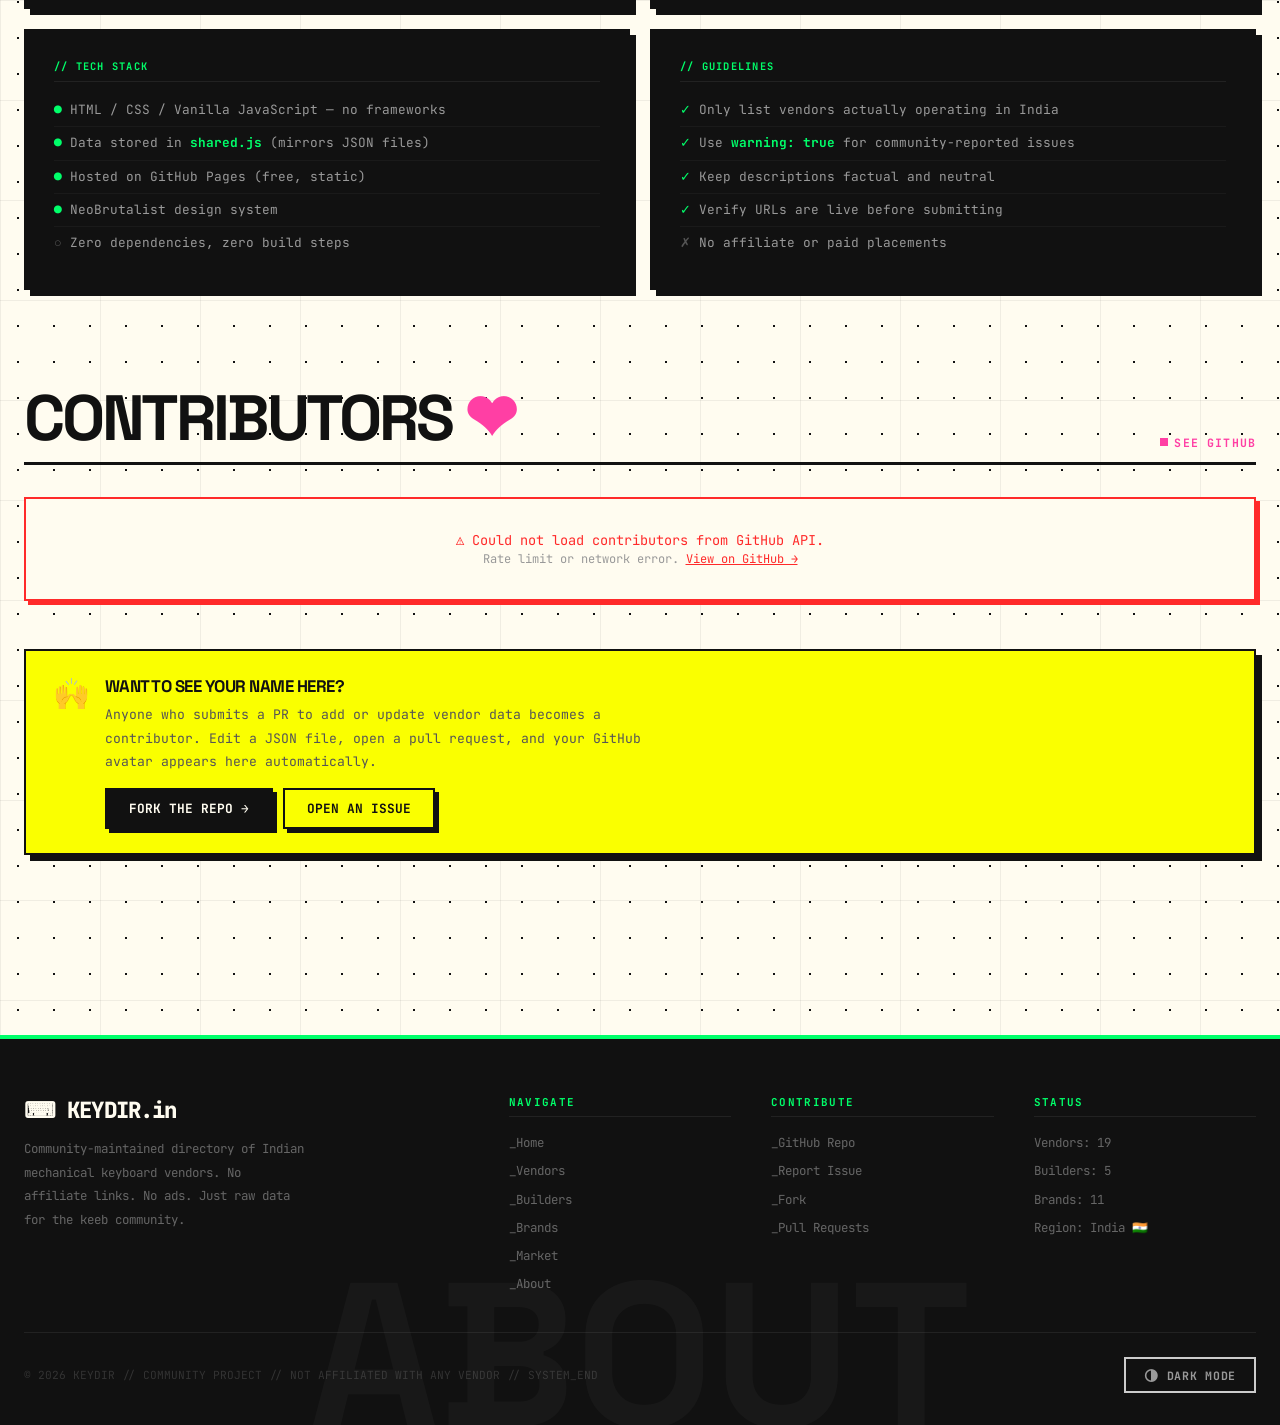
<file: about.html>
<!DOCTYPE html>
<html lang="en">
<head>

<meta charset="UTF-8">
<meta name="viewport" content="width=device-width, initial-scale=1.0">

<title>KEYDIR.in — India Mechanical Keyboard Directory</title>

<!-- Primary SEO -->
<meta name="description" content="India’s mechanical keyboard directory. Discover vendors, custom builders, switches, keycaps, accessories, and group buys across India — fast, raw, and community-powered.">
<link rel="canonical" href="https://keydir.in/">

<!-- Favicon (Google Search logo) -->
<link rel="icon" href="/favicon.ico" sizes="any">
<link rel="icon" type="image/png" href="/favicon.png">
<link rel="icon" type="image/png" href="favicon.png">

<!-- Theme color (mobile browser branding) -->
<meta name="theme-color" content="#000000">

<!-- Open Graph (Discord / WhatsApp / Twitter preview) -->
<meta property="og:title" content="KEYDIR.in — India Mechanical Keyboard Directory">
<meta property="og:description" content="Find keyboard vendors, builders, switches, keycaps, accessories, and group buys across India. Fast. Raw. Community-powered.">
<meta property="og:url" content="https://keydir.in/">
<meta property="og:type" content="website">
<meta property="og:image" content="https://keydir.in/favicon.png">

<!-- Twitter preview -->
<meta name="twitter:card" content="summary_large_image">
<meta name="twitter:title" content="KEYDIR.in — India Mechanical Keyboard Directory">
<meta name="twitter:description" content="India’s mechanical keyboard directory for vendors, builders, switches, keycaps, and accessories.">
<meta name="twitter:image" content="https://keydir.in/favicon.png">

<!-- Google logo schema (helps search result branding) -->
<script type="application/ld+json">
{
 "@context": "https://schema.org",
 "@type": "Organization",
 "name": "KEYDIR.in",
 "url": "https://keydir.in",
 "logo": "https://keydir.in/favicon.png"
}
</script>

<link rel="stylesheet" href="style.css">
<script src="theme.js"></script>
<style>
/* ── About page specific ── */
.about-hero{padding:calc(var(--nav-h) + 100px) 24px 80px;max-width:1380px;margin:0 auto}
.about-title{font-family:'Space Grotesk',sans-serif;font-size:clamp(3rem,8vw,6.5rem);font-weight:800;line-height:.85;letter-spacing:-.06em;text-transform:uppercase;margin-bottom:1.25rem}
.about-title .outline{-webkit-text-stroke:3px var(--text);color:transparent}
.about-sub{
  font-family:'JetBrains Mono',monospace;font-size:.9rem;line-height:1.8;
  background:#FAFF00;border:2px solid #111;padding:14px 18px;
  box-shadow:4px 4px 0 #111;transform:rotate(.3deg);
  display:inline-block;margin-bottom:2rem;max-width:540px;
}

/* Repo links */
.repo-cards{display:grid;grid-template-columns:repeat(2,1fr);gap:14px;margin-bottom:3rem}
.repo-card{
  background:#111;border:2px solid #111;box-shadow:6px 6px 0 #111;
  padding:24px 28px;text-decoration:none;color:var(--surface);
  display:flex;flex-direction:column;gap:12px;
  transition:transform .12s,box-shadow .12s;
}
.repo-card:hover{transform:translate(4px,4px);box-shadow:2px 2px 0 #111}
.repo-card-icon{font-size:1.75rem;width:52px;height:52px;border:2px solid #333;display:flex;align-items:center;justify-content:center;background:rgba(255,255,255,.05)}
.repo-card-label{font-family:'JetBrains Mono',monospace;font-size:.65rem;font-weight:700;letter-spacing:.12em;text-transform:uppercase;color:var(--text-muted);margin-bottom:4px}
.repo-card-name{font-family:'Space Grotesk',sans-serif;font-size:1.2rem;font-weight:800;text-transform:uppercase;letter-spacing:-.03em}
.repo-card-desc{font-family:'JetBrains Mono',monospace;font-size:.78rem;color:var(--text-muted);line-height:1.7}
.repo-card-link{font-family:'JetBrains Mono',monospace;font-size:.72rem;color:#00FF6A;margin-top:auto;display:flex;align-items:center;gap:6px}
.repo-card:hover .repo-card-name{color:#FAFF00}

/* Contributor grid */
.contributors-grid{
  display:grid;
  grid-template-columns:repeat(auto-fill,minmax(160px,1fr));
  gap:14px;
  margin-bottom:3rem;
}
.contributor-card{
  background:var(--surface);border:2px solid #111;box-shadow:4px 4px 0 #111;
  padding:20px 14px;text-align:center;text-decoration:none;color:#111;
  transition:transform .12s,box-shadow .12s;
  animation:kd-card-in .3s ease both;
}
.contributor-card:hover{transform:translate(3px,3px);box-shadow:1px 1px 0 #111;background:#FAFF00}
.contributor-avatar{
  width:80px;height:80px;border-radius:0;border:2px solid #111;
  display:block;margin:0 auto 12px;object-fit:cover;
  box-shadow:3px 3px 0 #111;
}
.contributor-name{font-family:'JetBrains Mono',monospace;font-size:.78rem;font-weight:700;text-transform:uppercase;letter-spacing:.04em;margin-bottom:4px}
.contributor-commits{font-family:'JetBrains Mono',monospace;font-size:.62rem;color:#777}
.contributor-card:hover .contributor-commits{color:#555}

/* Skeleton loader */
.contrib-skeleton{
  background:var(--surface);border:2px solid #111;box-shadow:4px 4px 0 #111;
  padding:20px 14px;text-align:center;
}
.skel-avatar{width:80px;height:80px;border:2px solid #e0e0e0;background:linear-gradient(90deg,#f0f0f0 25%,#e0e0e0 50%,#f0f0f0 75%);background-size:200% 100%;animation:shimmer 1.4s infinite;margin:0 auto 12px}
.skel-line{height:10px;background:linear-gradient(90deg,#f0f0f0 25%,#e0e0e0 50%,#f0f0f0 75%);background-size:200% 100%;animation:shimmer 1.4s infinite;border-radius:2px;margin:0 auto 6px}
@keyframes shimmer{0%{background-position:200% 0}100%{background-position:-200% 0}}
@keyframes kd-card-in{from{opacity:0;transform:translateY(12px)}to{opacity:1;transform:none}}

/* Project info */
.info-grid{display:grid;grid-template-columns:1fr 1fr;gap:20px;margin-bottom:3rem}
.info-card{background:#111;border:2px solid #111;box-shadow:6px 6px 0 #111;padding:28px;color:var(--surface)}
.info-card-title{font-family:'JetBrains Mono',monospace;font-size:.65rem;font-weight:700;letter-spacing:.12em;text-transform:uppercase;color:#00FF6A;margin-bottom:12px;padding-bottom:8px;border-bottom:1px solid #222}
.info-card p{font-family:'JetBrains Mono',monospace;font-size:.82rem;color:var(--text-dim);line-height:1.9}
.info-card strong{color:#00FF6A}
.info-card a{color:#FAFF00;text-decoration:none}
.info-card a:hover{text-decoration:underline}
.info-list{list-style:none;padding:0;margin:0}
.info-list li{font-family:'JetBrains Mono',monospace;font-size:.8rem;color:var(--text-dim);padding:6px 0;border-bottom:1px solid #1a1a1a;display:flex;align-items:flex-start;gap:8px;line-height:1.6}
.info-list li:last-child{border-bottom:none}
.info-list .ok{color:#00FF6A;flex-shrink:0}
.info-list .dim{color:var(--text-muted);flex-shrink:0}

/* Error state */
.contrib-error{
  grid-column:1/-1;border:2px solid #FF2A2A;background:var(--surface);
  padding:2rem;font-family:'JetBrains Mono',monospace;font-size:.85rem;color:#FF2A2A;
  box-shadow:4px 4px 0 #FF2A2A;text-align:center;
}

/* Sec head */
.sec-head{display:flex;align-items:flex-end;justify-content:space-between;border-bottom:3px solid #111;padding-bottom:12px;margin-bottom:2rem;flex-wrap:wrap;gap:12px}
.sec-head h2{font-family:'Space Grotesk',sans-serif;font-size:clamp(2rem,5vw,4rem);font-weight:800;text-transform:uppercase;letter-spacing:-.05em;line-height:1}
.sec-tag{font-family:'JetBrains Mono',monospace;font-size:.72rem;font-weight:700;letter-spacing:.1em;display:flex;align-items:center;gap:6px}
.section-tag-label{display:inline-flex;align-items:center;gap:8px;background:#111;color:#FAFF00;font-family:'JetBrains Mono',monospace;font-size:.7rem;font-weight:700;padding:5px 14px;border:2px solid #111;margin-bottom:1.25rem;letter-spacing:.08em;text-transform:uppercase}
.dot{width:7px;height:7px;background:#00FF6A;display:inline-block;border-radius:50%;animation:blink 1s step-end infinite;flex-shrink:0}
@keyframes blink{50%{opacity:0}}
.reveal{opacity:0;transform:translateY(28px);transition:opacity .55s,transform .55s}
.reveal.in{opacity:1;transform:none}

@media(max-width:760px){.repo-cards{grid-template-columns:1fr}.info-grid{grid-template-columns:1fr}}
@media(max-width:580px){.contributors-grid{grid-template-columns:repeat(2,1fr)}}
@media(max-width:640px){.about-hero{padding-left:16px;padding-right:16px}}
</style>
</head>
<body>
<div id="cursor"></div>
<div id="prog"></div>

<nav class="navbar">
  <a href="index.html" class="nav-logo">⌨ KEYDIR.in</a>
  <div class="nav-links">
    <a href="index.html">_Home</a>
    <a href="vendors.html">_Vendors</a>
    <a href="builders.html">_Builders</a>
    <a href="brands.html">_Brands</a>
    <a href="guide.html">_Guide</a>
    <a href="about.html" class="active">_About</a>
    <a href="https://github.com/SHADOW269/Keydir.in" target="_blank" style="background:var(--dark-card-bg);color:#FFFCF0">_GitHub</a>
  </div>
  <button class="nav-ham" id="ham"><span></span><span></span><span></span></button>
</nav>
<div id="mob-nav">
  <button id="mob-close">[ X ]</button>
  <a href="index.html">_Home</a>
  <a href="vendors.html">_Vendors</a>
  <a href="builders.html">_Builders</a>
  <a href="brands.html">_Brands</a>
  <a href="about.html">_About</a>
</div>

<!-- Hero -->
<div class="about-hero">
  <div class="section-tag-label reveal"><span class="dot"></span> OPEN SOURCE PROJECT // COMMUNITY MAINTAINED</div>
  <h1 class="about-title reveal" style="transition-delay:.06s">
    ABOUT<br/><span class="outline">KEYDIR</span><br/>INDIA.
  </h1>
  <p class="about-sub reveal" style="transition-delay:.12s">
    A community-maintained directory of Indian mechanical keyboard vendors, builders, and brand stores.<br/>
    <b>No ads. No affiliate links. Just raw data for the keeb community.</b>
  </p>
</div>

<!-- Marquee -->
<div class="marquee-strip">
  <div class="marquee-track">
    <span>OPEN SOURCE</span><span class="sep">///</span><span>COMMUNITY DRIVEN</span><span class="sep">///</span><span>NO ADS</span><span class="sep">///</span><span>NO AFFILIATES</span><span class="sep">///</span><span>INDIA KEEB COMMUNITY</span><span class="sep">///</span><span>JSON POWERED</span><span class="sep">///</span><span>GITHUB PAGES</span><span class="sep">///</span>
    <span>OPEN SOURCE</span><span class="sep">///</span><span>COMMUNITY DRIVEN</span><span class="sep">///</span><span>NO ADS</span><span class="sep">///</span><span>NO AFFILIATES</span><span class="sep">///</span><span>INDIA KEEB COMMUNITY</span><span class="sep">///</span><span>JSON POWERED</span><span class="sep">///</span><span>GITHUB PAGES</span><span class="sep">///</span>
  </div>
</div>

<div class="page-body" style="padding-bottom:100px">

  <!-- Repo links -->
  <section style="padding:3rem 0 0">
    <div class="sec-head reveal">
      <h2>THE <em style="color:#00FF6A">REPOSITORY</em></h2>
      <div class="sec-tag" style="color:#00FF6A">GITHUB</div>
    </div>
    <div class="repo-cards reveal" style="transition-delay:.08s">
      <a href="https://github.com/SHADOW269/Keydir.in" target="_blank" rel="noopener" class="repo-card">
        <div class="repo-card-icon">📦</div>
        <div>
          <div class="repo-card-label">Main Repository</div>
          <div class="repo-card-name">Keydir.in</div>
        </div>
        <div class="repo-card-desc">The full source code for KeyDir India. Contains all vendor data, the frontend site, and contribution guidelines.</div>
        <div class="repo-card-link">github.com/SHADOW269/Keydir.in ↗</div>
      </a>
      <a href="https://github.com/SHADOW269/Keydir.in/issues" target="_blank" rel="noopener" class="repo-card">
        <div class="repo-card-icon">🐛</div>
        <div>
          <div class="repo-card-label">Issues &amp; Requests</div>
          <div class="repo-card-name">Issues Page</div>
        </div>
        <div class="repo-card-desc">Report incorrect vendor info, suggest new stores to add, flag warnings, or request new features for the directory.</div>
        <div class="repo-card-link">github.com/SHADOW269/Keydir.in/issues ↗</div>
      </a>
    </div>
  </section>

  <!-- Project info -->
  <section style="padding:0 0 3rem">
    <div class="sec-head reveal">
      <h2>PROJECT <em style="color:#FAFF00">INFO</em></h2>
    </div>
    <div class="info-grid reveal" style="transition-delay:.08s">
      <div class="info-card">
        <div class="info-card-title">// HOW TO CONTRIBUTE</div>
        <ul class="info-list">
          <li><span class="ok">1.</span> Fork the repository on GitHub</li>
          <li><span class="ok">2.</span> Edit <strong>vendors.json</strong>, <strong>builders.json</strong>, or <strong>brands.json</strong></li>
          <li><span class="ok">3.</span> Follow the existing JSON structure exactly</li>
          <li><span class="ok">4.</span> Submit a Pull Request with a clear description</li>
          <li><span class="ok">5.</span> A maintainer will review and merge</li>
        </ul>
      </div>
      <div class="info-card">
        <div class="info-card-title">// DATA STRUCTURE</div>
        <ul class="info-list">
          <li><span class="ok">→</span> <strong>vendors.json</strong> — all <span data-stat="vendors">19</span>+ vendor entries</li>
          <li><span class="ok">→</span> <strong>builders.json</strong> — DIY builder listings</li>
          <li><span class="ok">→</span> <strong>brands.json</strong> — official brand stores</li>
          <li><span class="ok">→</span> Each entry supports a <strong>warning</strong> flag + message</li>
          <li><span class="ok">→</span> Update shared.js to reflect JSON changes</li>
        </ul>
      </div>
      <div class="info-card">
        <div class="info-card-title">// TECH STACK</div>
        <ul class="info-list">
          <li><span class="ok">●</span> HTML / CSS / Vanilla JavaScript — no frameworks</li>
          <li><span class="ok">●</span> Data stored in <strong>shared.js</strong> (mirrors JSON files)</li>
          <li><span class="ok">●</span> Hosted on GitHub Pages (free, static)</li>
          <li><span class="ok">●</span> NeoBrutalist design system</li>
          <li><span class="dim">○</span> Zero dependencies, zero build steps</li>
        </ul>
      </div>
      <div class="info-card">
        <div class="info-card-title">// GUIDELINES</div>
        <ul class="info-list">
          <li><span class="ok">✓</span> Only list vendors actually operating in India</li>
          <li><span class="ok">✓</span> Use <strong>warning: true</strong> for community-reported issues</li>
          <li><span class="ok">✓</span> Keep descriptions factual and neutral</li>
          <li><span class="ok">✓</span> Verify URLs are live before submitting</li>
          <li><span class="dim">✗</span> No affiliate or paid placements</li>
        </ul>
      </div>
    </div>
  </section>

  <!-- Contributors -->
  <section style="padding:0 0 80px">
    <div class="sec-head reveal">
      <h2>CONTRIBUTORS <em style="color:#FF3FA4">❤</em></h2>
      <div class="sec-tag" id="contribTag" style="color:#FF3FA4">LOADING...</div>
    </div>
    <div class="contributors-grid" id="contributorsGrid">
      <div class="contrib-skeleton"><div class="skel-avatar"></div><div class="skel-line" style="width:70%"></div><div class="skel-line" style="width:45%"></div></div>
      <div class="contrib-skeleton"><div class="skel-avatar"></div><div class="skel-line" style="width:60%"></div><div class="skel-line" style="width:40%"></div></div>
      <div class="contrib-skeleton"><div class="skel-avatar"></div><div class="skel-line" style="width:75%"></div><div class="skel-line" style="width:50%"></div></div>
    </div>

    <!-- CTA to become a contributor -->
    <div style="margin-top:2rem;border:2px solid var(--border);background:#FAFF00;padding:24px 28px;box-shadow:6px 6px 0 var(--shadow);display:flex;align-items:flex-start;gap:16px;flex-wrap:wrap" class="reveal">
      <div style="font-size:1.75rem;flex-shrink:0">🙌</div>
      <div>
        <div style="font-family:'Space Grotesk',sans-serif;font-size:1.05rem;font-weight:800;text-transform:uppercase;letter-spacing:-.03em;margin-bottom:6px">Want to see your name here?</div>
        <div style="font-family:'JetBrains Mono',monospace;font-size:.82rem;line-height:1.8;color:var(--text-muted);max-width:560px">
          Anyone who submits a PR to add or update vendor data becomes a contributor. Edit a JSON file, open a pull request, and your GitHub avatar appears here automatically.
        </div>
        <div style="margin-top:14px;display:flex;gap:10px;flex-wrap:wrap">
          <a href="https://github.com/SHADOW269/Keydir.in/fork" target="_blank" rel="noopener"
             style="display:inline-flex;align-items:center;gap:6px;padding:10px 22px;border:2px solid var(--border);background:var(--dark-card-bg);color:#FFFCF0;font-family:'JetBrains Mono',monospace;font-size:.8rem;font-weight:700;text-decoration:none;text-transform:uppercase;box-shadow:4px 4px 0 var(--shadow);transition:all .12s"
             onmouseenter="this.style.background='#111';this.style.color='#FAFF00'"
             onmouseleave="this.style.background='#111';this.style.color='#FFFCF0'">
            Fork the Repo →
          </a>
          <a href="https://github.com/SHADOW269/Keydir.in/issues/new" target="_blank" rel="noopener"
             style="display:inline-flex;align-items:center;gap:6px;padding:10px 22px;border:2px solid var(--border);background:transparent;color:#111;font-family:'JetBrains Mono',monospace;font-size:.8rem;font-weight:700;text-decoration:none;text-transform:uppercase;box-shadow:4px 4px 0 var(--shadow);transition:all .12s"
             onmouseenter="this.style.transform='translate(2px,2px)';this.style.boxShadow='2px 2px 0 #111'"
             onmouseleave="this.style.transform='';this.style.boxShadow='4px 4px 0 #111'">
            Open an Issue
          </a>
        </div>
      </div>
    </div>
  </section>

</div>

<footer>
  <div class="footer-inner">
    <div>
      <div class="f-logo">⌨ KEYDIR.in</div>
      <div class="f-desc">Community-maintained directory of Indian mechanical keyboard vendors. No affiliate links. No ads. Just raw data for the keeb community.</div>
    </div>
    <div class="f-col">
      <h4>Navigate</h4>
      <ul>
        <li><a href="index.html">_Home</a></li>
        <li><a href="vendors.html">_Vendors</a></li>
        <li><a href="builders.html">_Builders</a></li>
        <li><a href="brands.html">_Brands</a></li>
        <li><a href="marketplace.html">_Market</a></li>
        <li><a href="about.html">_About</a></li>
      </ul>
    </div>
    <div class="f-col">
      <h4>Contribute</h4>
      <ul>
        <li><a href="https://github.com/SHADOW269/Keydir.in" target="_blank">_GitHub Repo</a></li>
        <li><a href="https://github.com/SHADOW269/Keydir.in/issues" target="_blank">_Report Issue</a></li>
        <li><a href="https://github.com/SHADOW269/Keydir.in/fork" target="_blank">_Fork</a></li>
        <li><a href="https://github.com/SHADOW269/Keydir.in/pulls" target="_blank">_Pull Requests</a></li>
      </ul>
    </div>
    <div class="f-col">
      <h4>Status</h4>
      <ul>
        <li><a href="vendors.html">Vendors: <span data-stat="vendors">—</span></a></li>
        <li><a href="builders.html">Builders: <span data-stat="builders">—</span></a></li>
        <li><a href="brands.html">Brands: <span data-stat="brands">—</span></a></li>
        <li><a href="#">Region: India 🇮🇳</a></li>
      </ul>
    </div>
  </div>
  <div class="f-bottom">
    <div class="f-copy">© 2026 KEYDIR // COMMUNITY PROJECT // NOT AFFILIATED WITH ANY VENDOR // SYSTEM_END</div>
    <button class="theme-toggle" onclick="toggleTheme()">
      <span class="tt-icon">◑</span>
      <span class="tt-label">DARK MODE</span>
    </button>
  </div>
  <div class="f-watermark">ABOUT</div>
</footer>

<script src="shared.js"></script>
<script>
/* ── GitHub Contributors Loader ── */
(async function loadContributors() {
  const grid = document.getElementById('contributorsGrid');
  const tag  = document.getElementById('contribTag');
  const API  = 'https://api.github.com/repos/SHADOW269/Keydir.in/contributors';

  try {
    const res = await fetch(API, {
      headers: { 'Accept': 'application/vnd.github.v3+json' }
    });

    if (!res.ok) throw new Error(`GitHub API ${res.status}`);
    const contributors = await res.json();

    grid.innerHTML = '';
    if (tag) tag.textContent = contributors.length + ' CONTRIBUTOR' + (contributors.length !== 1 ? 'S' : '');

    if (contributors.length === 0) {
      grid.innerHTML = `
        <div class="contributor-card" style="text-align:center;padding:24px 14px;border:2px solid var(--border);background:#FFFCF0;box-shadow:4px 4px 0 var(--shadow)">
          <img src="https://github.com/SHADOW269.png?size=160" alt="SHADOW269" class="contributor-avatar" style="width:80px;height:80px;border:2px solid var(--border);display:block;margin:0 auto 12px;object-fit:cover;box-shadow:3px 3px 0 var(--shadow)"/>
          <div class="contributor-name">SHADOW269</div>
          <div class="contributor-commits">Project founder</div>
        </div>
      `;
      if (tag) tag.textContent = '1 CONTRIBUTOR';
      return;
    }

    contributors.forEach((c, i) => {
      const card = document.createElement('a');
      card.href   = c.html_url;
      card.target = '_blank';
      card.rel    = 'noopener noreferrer';
      card.className = 'contributor-card reveal';
      card.style.transitionDelay = `${i * 0.05}s`;
      card.setAttribute('aria-label', `${c.login} — ${c.contributions} contribution${c.contributions !== 1 ? 's' : ''}`);

      const avatar = document.createElement('img');
      avatar.src     = c.avatar_url + '&s=160';
      avatar.alt     = c.login;
      avatar.className = 'contributor-avatar';
      avatar.loading = 'lazy';

      const name = document.createElement('div');
      name.className = 'contributor-name';
      name.textContent = c.login;

      const commits = document.createElement('div');
      commits.className = 'contributor-commits';
      commits.textContent = c.contributions + ' commit' + (c.contributions !== 1 ? 's' : '');

      card.appendChild(avatar);
      card.appendChild(name);
      card.appendChild(commits);
      grid.appendChild(card);

      setTimeout(() => {
        const io = new IntersectionObserver(entries => {
          entries.forEach(e => { if (e.isIntersecting) { e.target.classList.add('in'); io.unobserve(e.target); } });
        }, { threshold: 0.1 });
        io.observe(card);
      }, 0);
    });

  } catch (err) {
    console.warn('[KeyDir About] Could not load contributors:', err.message);
    grid.innerHTML = `
      <div class="contrib-error">
        ⚠ Could not load contributors from GitHub API.<br/>
        <span style="font-size:.75rem;color:var(--text-dim)">Rate limit or network error. <a href="https://github.com/SHADOW269/Keydir.in/graphs/contributors" target="_blank" style="color:#FF2A2A">View on GitHub →</a></span>
      </div>
    `;
    if (tag) tag.textContent = 'SEE GITHUB';
  }
})();
</script>
</body>
</html>
</file>
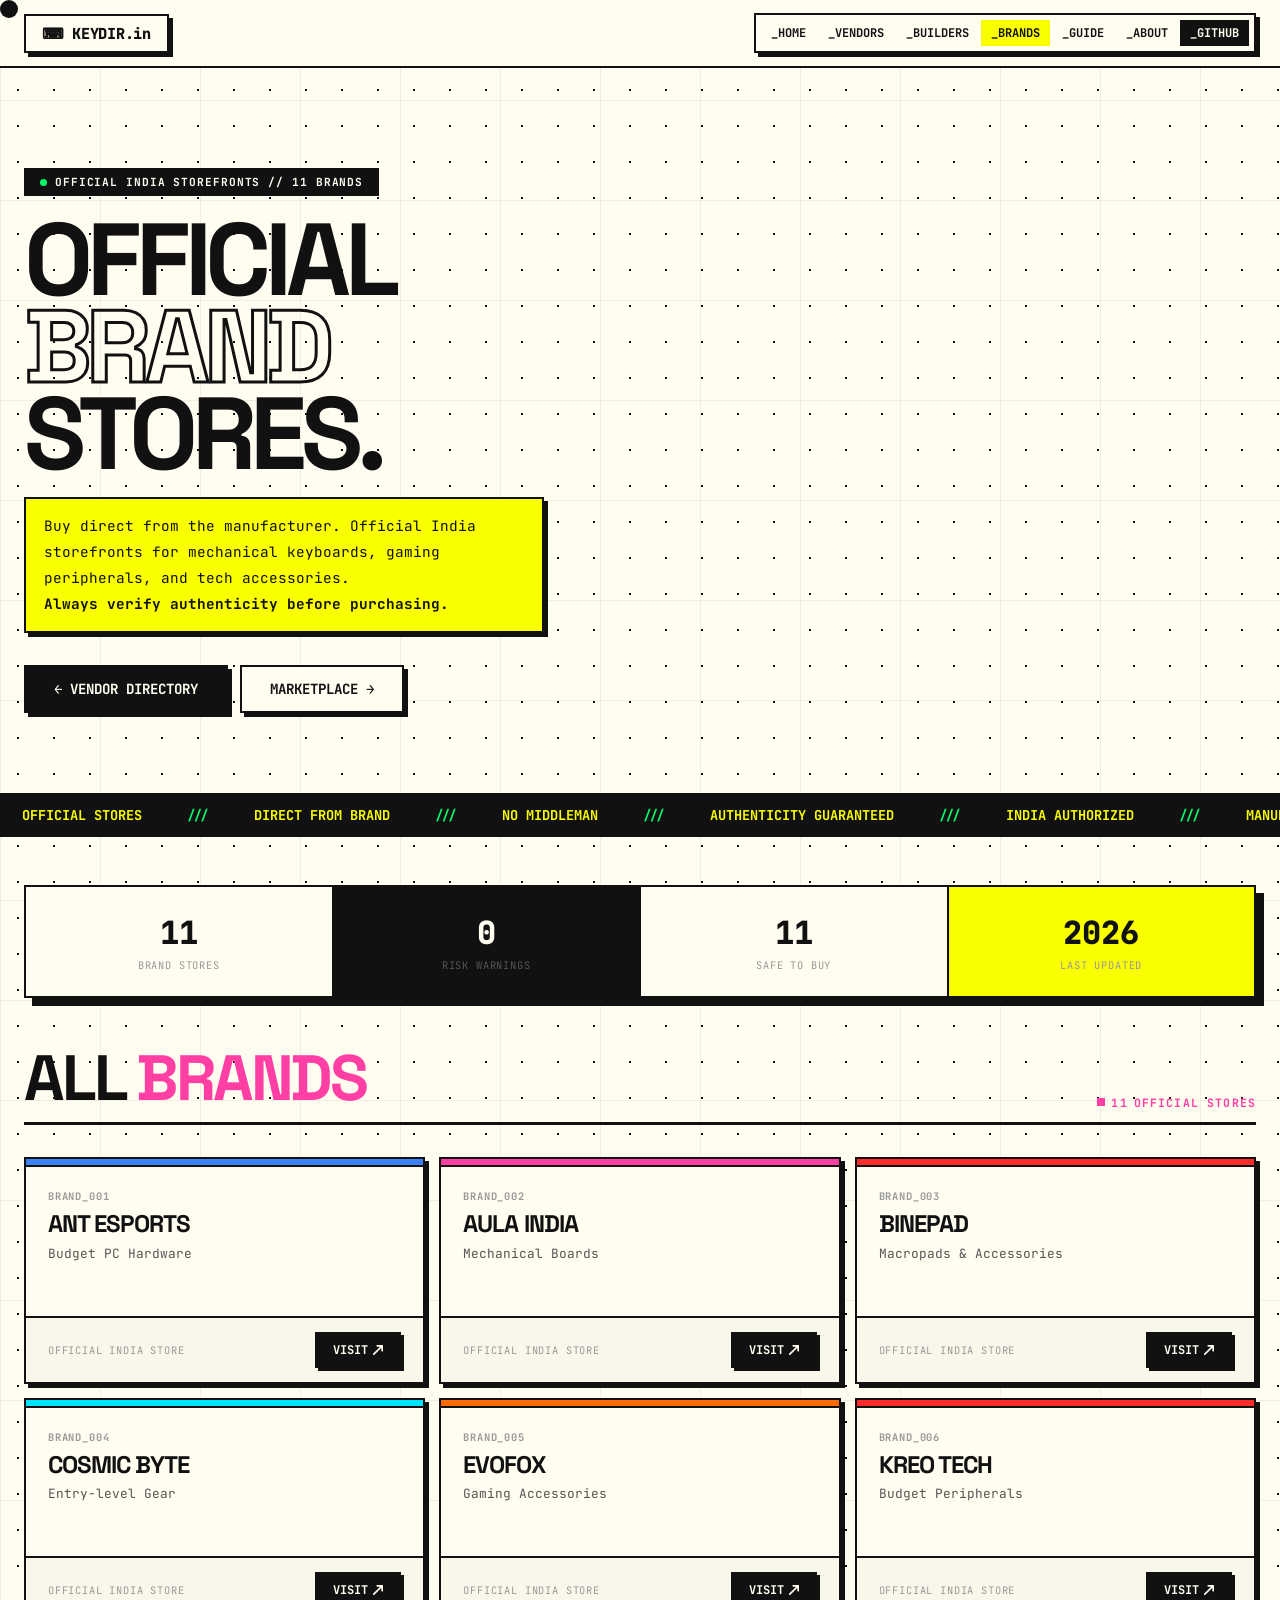
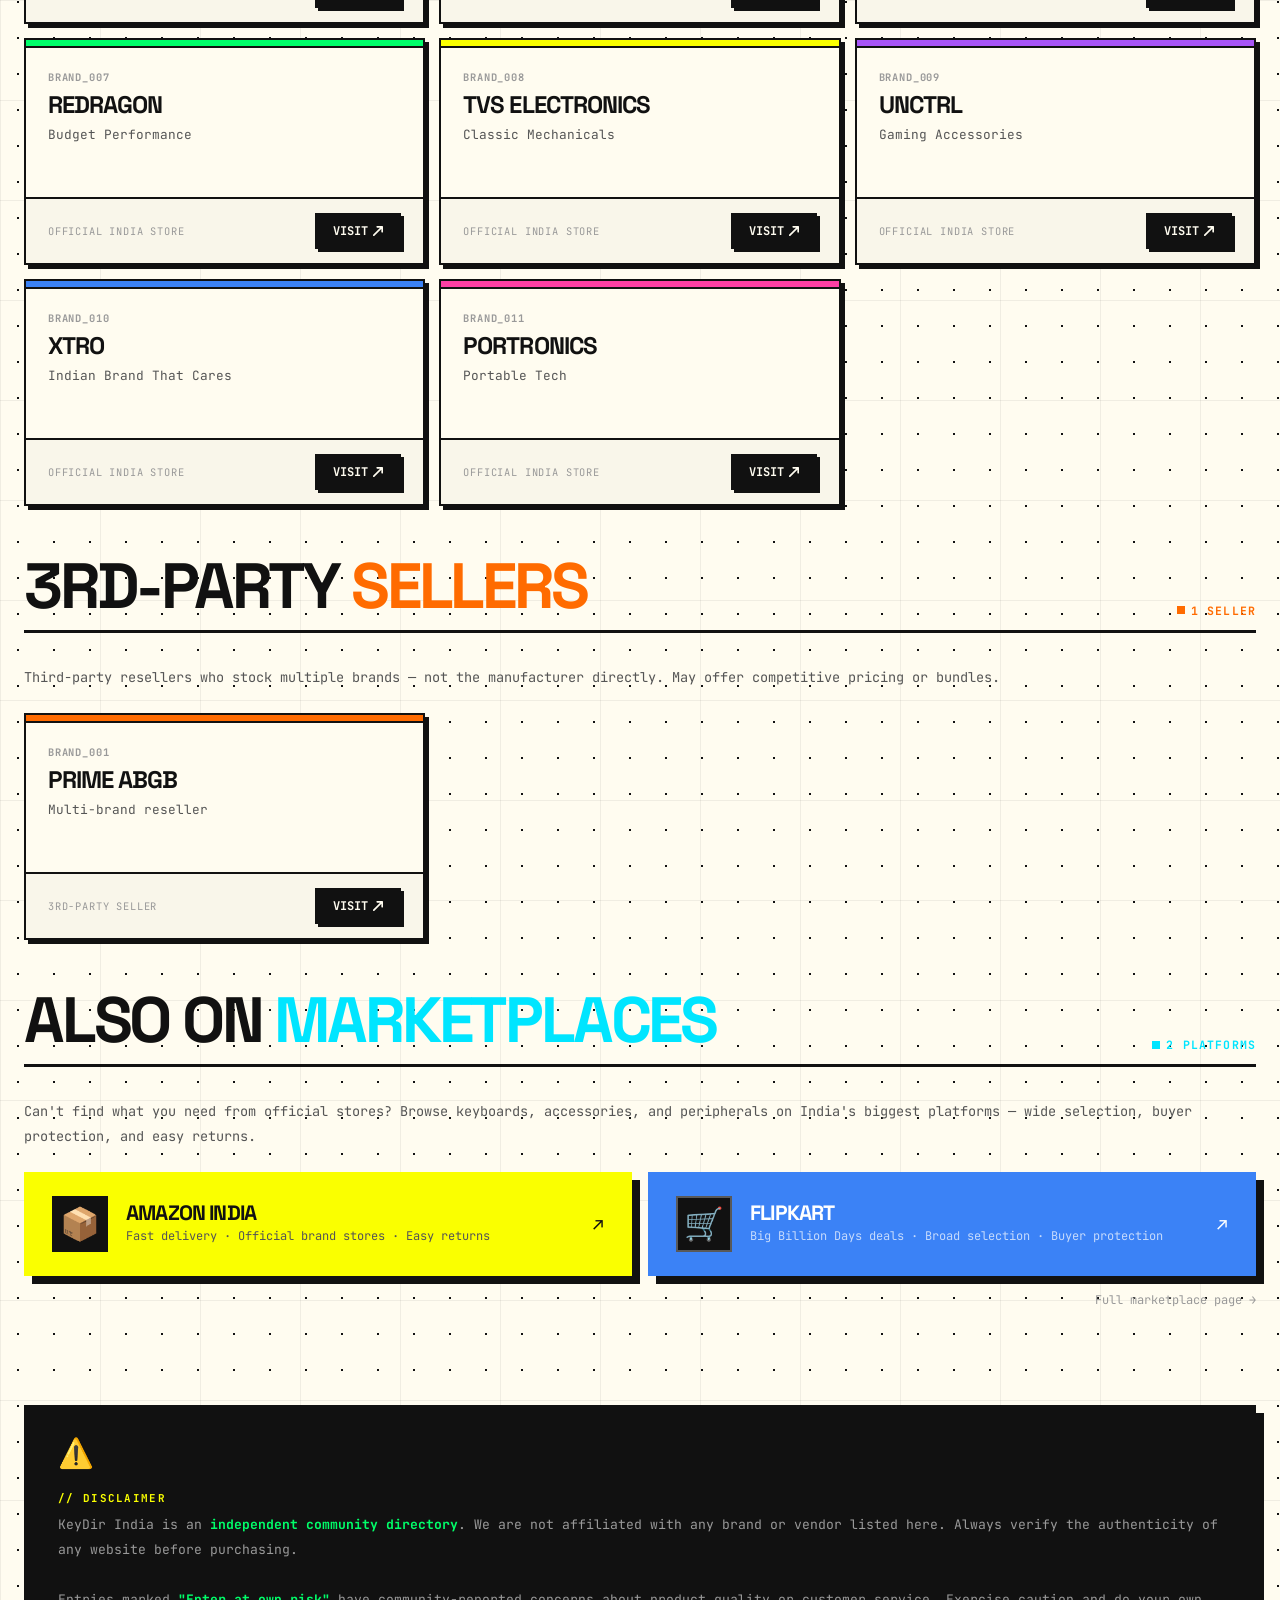
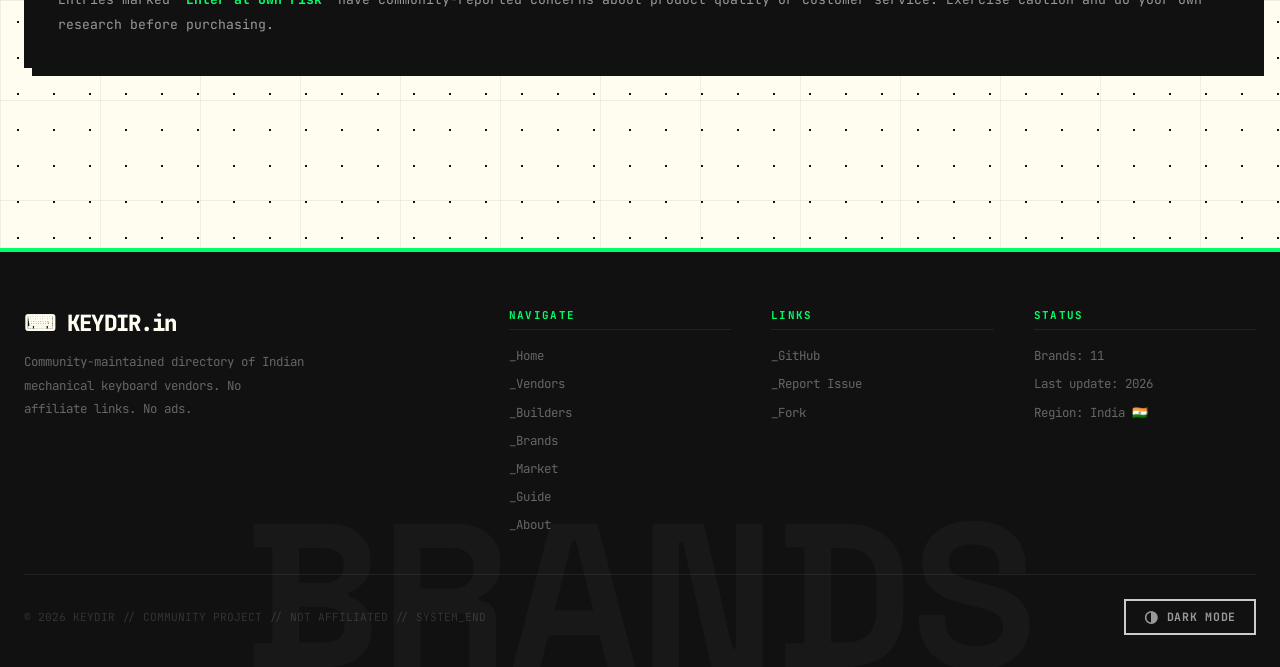
<file: brands.html>
<!DOCTYPE html>
<html lang="en">
<head>

<meta charset="UTF-8">
<meta name="viewport" content="width=device-width, initial-scale=1.0">

<title>KEYDIR.in — India Mechanical Keyboard Directory</title>

<!-- Primary SEO -->
<meta name="description" content="India’s mechanical keyboard directory. Discover vendors, custom builders, switches, keycaps, accessories, and group buys across India — fast, raw, and community-powered.">
<link rel="canonical" href="https://keydir.in/">

<!-- Favicon (Google Search logo) -->
<link rel="icon" href="/favicon.ico" sizes="any">
<link rel="icon" type="image/png" href="/favicon.png">
<link rel="icon" type="image/png" href="favicon.png">

<!-- Theme color (mobile browser branding) -->
<meta name="theme-color" content="#000000">

<!-- Open Graph (Discord / WhatsApp / Twitter preview) -->
<meta property="og:title" content="KEYDIR.in — India Mechanical Keyboard Directory">
<meta property="og:description" content="Find keyboard vendors, builders, switches, keycaps, accessories, and group buys across India. Fast. Raw. Community-powered.">
<meta property="og:url" content="https://keydir.in/">
<meta property="og:type" content="website">
<meta property="og:image" content="https://keydir.in/favicon.png">

<!-- Twitter preview -->
<meta name="twitter:card" content="summary_large_image">
<meta name="twitter:title" content="KEYDIR.in — India Mechanical Keyboard Directory">
<meta name="twitter:description" content="India’s mechanical keyboard directory for vendors, builders, switches, keycaps, and accessories.">
<meta name="twitter:image" content="https://keydir.in/favicon.png">

<!-- Google logo schema (helps search result branding) -->
<script type="application/ld+json">
{
 "@context": "https://schema.org",
 "@type": "Organization",
 "name": "KEYDIR.in",
 "url": "https://keydir.in",
 "logo": "https://keydir.in/favicon.png"
}
</script>

<link rel="stylesheet" href="style.css">
<script src="theme.js"></script>
<style>
.br-hero{padding:calc(var(--nav-h) + 100px) 24px 80px;max-width:1380px;margin:0 auto}
.br-title{font-family:var(--f-d);font-size:clamp(3rem,8vw,6.5rem);font-weight:800;line-height:.85;letter-spacing:-.06em;text-transform:uppercase;margin-bottom:1.25rem}
.br-title .outline{-webkit-text-stroke:3px var(--text);color:transparent}
.br-sub{font-family:var(--f-m);font-size:.9rem;line-height:1.8;background:var(--yellow);border:2px solid var(--border);padding:14px 18px;box-shadow:var(--sh);transform:rotate(-.3deg);display:inline-block;margin-bottom:2rem;max-width:520px}
/* Brand grid */
.brand-grid{display:grid;grid-template-columns:repeat(3,1fr);gap:14px}
.brand-card{
  background:var(--surface);border:2px solid var(--border);box-shadow:var(--sh);
  overflow:hidden;transition:transform .12s,box-shadow .12s;
  animation:card-in .35s ease both;display:flex;flex-direction:column;
}
@keyframes card-in{from{opacity:0;transform:translateY(14px)}to{opacity:1;transform:none}}
.brand-card:hover{transform:translate(3px,3px);box-shadow:1px 1px 0 #111}
.brand-card-accent{height:8px;border-bottom:2px solid var(--border)}
.brand-card-body{padding:22px;flex:1}
.brand-number{font-family:var(--f-m);font-size:.65rem;font-weight:700;color:var(--text-dim);letter-spacing:.08em;margin-bottom:10px}
.brand-name-row{display:flex;align-items:center;gap:8px;margin-bottom:8px}
.brand-name{font-family:var(--f-d);font-size:1.5rem;font-weight:800;text-transform:uppercase;letter-spacing:-.04em;line-height:.95}
.brand-spec{font-family:var(--f-m);font-size:.8rem;color:var(--text-muted);line-height:1.6;margin-bottom:14px;min-height:36px}
.risk-badge{
  font-family:var(--f-m);font-size:.65rem;font-weight:700;padding:5px 10px;
  background:var(--red);color:#fff;border:2px solid var(--border);
  display:inline-block;margin-bottom:10px;letter-spacing:.05em;text-transform:uppercase;
}
.risk-message{font-family:var(--f-m);font-size:.75rem;color:var(--red);line-height:1.6;margin-bottom:12px;padding:8px 12px;background:#fff0f0;border:1px solid #ffcccc}
.brand-card-foot{padding:14px 22px;border-top:2px solid var(--border);display:flex;align-items:center;justify-content:space-between;background:rgba(0,0,0,.025);flex-wrap:wrap;gap:8px}
.brand-foot-label{font-family:var(--f-m);font-size:.65rem;color:var(--text-dim);text-transform:uppercase;letter-spacing:.08em}
/* Stat strip */
.stat-strip{display:flex;border:2px solid var(--border);box-shadow:var(--sh-lg);background:var(--surface)}
.ss-item{flex:1;padding:24px;border-right:2px solid var(--border);text-align:center}
.ss-item:last-child{border-right:none}
.ss-num{font-family:var(--f-m);font-size:2rem;font-weight:800;display:block}
.ss-lbl{font-family:var(--f-m);font-size:.65rem;color:var(--text-dim);letter-spacing:.08em;text-transform:uppercase;margin-top:4px;display:block}
/* Disclaimer */
.disclaimer{background:var(--border);border:2px solid var(--border);box-shadow:var(--sh-lg);padding:28px 32px;color:var(--surface);display:flex;gap:20px;align-items:flex-start;flex-wrap:wrap}
.disc-icon{font-size:1.8rem;flex-shrink:0}
.disc-title{font-family:var(--f-m);font-size:.68rem;font-weight:700;letter-spacing:.12em;text-transform:uppercase;color:var(--yellow);margin-bottom:8px}
.disc-text{font-family:var(--f-m);font-size:.82rem;color:var(--text-dim);line-height:1.9}
.disc-text strong{color:var(--green)}
@media(max-width:860px){.brand-grid{grid-template-columns:repeat(2,1fr)}.stat-strip{flex-wrap:wrap}.ss-item{flex:1 1 50%;border-bottom:2px solid var(--border)}}
@media(max-width:480px){.brand-grid{grid-template-columns:1fr}.ss-item{flex:1 1 100%}}
@media(max-width:640px){.br-hero{padding-left:16px;padding-right:16px}}
</style>
</head>
<body>
<div id="cursor"></div><div id="prog"></div>
<nav class="navbar">
  <a href="index.html" class="nav-logo">⌨ KEYDIR.in</a>
  <div class="nav-links">
    <a href="index.html">_Home</a>
    <a href="vendors.html">_Vendors</a>
    <a href="builders.html">_Builders</a>
    <a href="brands.html">_Brands</a>
    <a href="guide.html">_Guide</a>
    <a href="about.html">_About</a>
    <a href="https://github.com/SHADOW269/Keydir.in" target="_blank" style="background:var(--text);color:var(--bg)">_GitHub</a>
  </div>
  <button class="nav-ham" id="ham"><span></span><span></span><span></span></button>
</nav>
<div id="mob-nav">
  <button id="mob-close">[ X ]</button>
  <a href="index.html">_Home</a>
  <a href="vendors.html">_Vendors</a>
  <a href="builders.html">_Builders</a>
  <a href="brands.html">_Brands</a>
  <a href="about.html">_About</a>
</div>

<!-- Hero -->
<div class="br-hero">
  <div class="section-tag-label reveal"><span class="dot"></span> OFFICIAL INDIA STOREFRONTS // <span data-stat="brands">9</span> BRANDS</div>
  <h1 class="br-title reveal" style="transition-delay:.06s">
    OFFICIAL<br/><span class="outline">BRAND</span><br/>STORES.
  </h1>
  <p class="br-sub reveal" style="transition-delay:.12s">
    Buy direct from the manufacturer. Official India storefronts for mechanical keyboards, gaming peripherals, and tech accessories.<br/><b>Always verify authenticity before purchasing.</b>
  </p>
  <div class="reveal" style="transition-delay:.18s;display:flex;gap:12px;flex-wrap:wrap">
    <a href="vendors.html" class="btn-primary">← Vendor Directory</a>
    <a href="marketplace.html" class="btn-secondary">Marketplace →</a>
  </div>
</div>

<!-- Marquee -->
<div class="marquee-strip">
  <div class="marquee-track">
    <span>OFFICIAL STORES</span><span class="sep">///</span><span>DIRECT FROM BRAND</span><span class="sep">///</span><span>NO MIDDLEMAN</span><span class="sep">///</span><span>AUTHENTICITY GUARANTEED</span><span class="sep">///</span><span>INDIA AUTHORIZED</span><span class="sep">///</span><span>MANUFACTURER DIRECT</span><span class="sep">///</span>
    <span>OFFICIAL STORES</span><span class="sep">///</span><span>DIRECT FROM BRAND</span><span class="sep">///</span><span>NO MIDDLEMAN</span><span class="sep">///</span><span>AUTHENTICITY GUARANTEED</span><span class="sep">///</span><span>INDIA AUTHORIZED</span><span class="sep">///</span><span>MANUFACTURER DIRECT</span><span class="sep">///</span>
  </div>
</div>

<div class="page-body" style="padding-bottom:100px">
  <!-- Stats -->
  <div class="stat-strip reveal" style="margin:3rem 0 3rem">
    <div class="ss-item"><span class="ss-num" id="totalBrands">0</span><span class="ss-lbl">Brand Stores</span></div>
    <div class="ss-item" style="background:var(--text);color:var(--bg)"><span class="ss-num" id="riskBrands">0</span><span class="ss-lbl" style="color:var(--text-muted)">Risk Warnings</span></div>
    <div class="ss-item"><span class="ss-num" id="safeBrands">0</span><span class="ss-lbl">Safe to Buy</span></div>
    <div class="ss-item" style="background:var(--yellow)"><span class="ss-num">2026</span><span class="ss-lbl">Last Updated</span></div>
  </div>

  <!-- Brand grid -->
  <div class="sec-head reveal">
    <h2>ALL <em style="color:var(--pink)">BRANDS</em></h2>
    <div class="sec-tag" style="color:var(--pink)"><span data-stat="brands">9</span> OFFICIAL STORES</div>
  </div>
  <div class="brand-grid reveal" style="transition-delay:.08s;margin-bottom:3rem" id="brandGrid"></div>

  <!-- 3rd-Party Sellers -->
  <section style="padding:0 0 3rem">
    <div class="sec-head reveal">
      <h2>3RD-PARTY <em style="color:var(--orange)">SELLERS</em></h2>
      <div class="sec-tag" style="color:var(--orange)" id="tpSellerTag">0 SELLERS</div>
    </div>
    <p class="reveal" style="font-family:var(--f-m);font-size:.85rem;color:var(--text-muted);line-height:1.8;margin-bottom:1.5rem;transition-delay:.04s">Third-party resellers who stock multiple brands — not the manufacturer directly. May offer competitive pricing or bundles.</p>
    <div id="thirdPartyGrid" class="brand-grid reveal" style="transition-delay:.08s"></div>
    <div id="thirdPartyEmpty" style="display:none;font-family:var(--f-m);font-size:.85rem;color:var(--text-dim);border:2px dashed #ccc;padding:2rem;text-align:center">No 3rd-party sellers listed yet. <a href="https://github.com/SHADOW269/Keydir.in/issues/new" target="_blank" style="color:var(--text)">Suggest one →</a></div>
  </section>

  <!-- Marketplace -->
  <section style="padding:0 0 3rem">
    <div class="sec-head reveal">
      <h2>ALSO ON <em style="color:var(--cyan)">MARKETPLACES</em></h2>
      <div class="sec-tag" id="marketplaceTag" style="color:var(--cyan)">2 PLATFORMS</div>
    </div>
    <p class="reveal" style="font-family:var(--f-m);font-size:.85rem;color:var(--text-muted);line-height:1.8;margin-bottom:1.5rem;transition-delay:.04s">Can't find what you need from official stores? Browse keyboards, accessories, and peripherals on India's biggest platforms — wide selection, buyer protection, and easy returns.</p>
    <div id="marketplaceGrid" style="display:grid;grid-template-columns:1fr 1fr;gap:16px" class="reveal" style="transition-delay:.08s"></div>
    <div style="margin-top:12px;text-align:right">
      <a href="marketplace.html" style="font-family:var(--f-m);font-size:.75rem;color:var(--text-dim);text-decoration:none">Full marketplace page →</a>
    </div>
  </section>

  <!-- Disclaimer -->
  <section style="padding:3rem 0 80px">
    <div class="disclaimer reveal">
      <div class="disc-icon">⚠️</div>
      <div>
        <div class="disc-title">// DISCLAIMER</div>
        <div class="disc-text">
          KeyDir India is an <strong>independent community directory</strong>. We are not affiliated with any brand or vendor listed here. Always verify the authenticity of any website before purchasing.<br/><br/>
          Entries marked <strong>"Enter at own risk"</strong> have community-reported concerns about product quality or customer service. Exercise caution and do your own research before purchasing.
        </div>
      </div>
    </div>
  </section>
</div>

<footer>
  <div class="footer-inner">
    <div><div class="f-logo">⌨ KEYDIR.in</div><div class="f-desc">Community-maintained directory of Indian mechanical keyboard vendors. No affiliate links. No ads.</div></div>
    <div class="f-col"><h4>Navigate</h4><ul>
      <li><a href="index.html">_Home</a></li>
      <li><a href="vendors.html">_Vendors</a></li>
      <li><a href="builders.html">_Builders</a></li>
      <li><a href="brands.html">_Brands</a></li>
      <li><a href="marketplace.html">_Market</a></li>
      <li><a href="guide.html">_Guide</a></li>
      <li><a href="about.html">_About</a></li>
    </ul></div>
    <div class="f-col"><h4>Links</h4><ul>
      <li><a href="https://github.com/SHADOW269/Keydir.in" target="_blank">_GitHub</a></li>
      <li><a href="https://github.com/SHADOW269/Keydir.in/issues" target="_blank">_Report Issue</a></li>
      <li><a href="https://github.com/SHADOW269/Keydir.in/fork" target="_blank">_Fork</a></li>
    </ul></div>
    <div class="f-col"><h4>Status</h4><ul>
      <li><a href="#">Brands: <span data-stat="brands">9</span></a></li>
      <li><a href="#">Last update: 2026</a></li>
      <li><a href="#">Region: India 🇮🇳</a></li>
    </ul></div>
  </div>
  <div class="f-bottom">
    <div class="f-copy">© 2026 KEYDIR // COMMUNITY PROJECT // NOT AFFILIATED // SYSTEM_END</div>
    <button class="theme-toggle" onclick="toggleTheme()">
      <span class="tt-icon">◑</span>
      <span class="tt-label">DARK MODE</span>
    </button>
  </div>
  <div class="f-watermark">BRANDS</div>
</footer>

<script src="shared.js"></script>
<script>
const BRAND_ACCENT_COLS = [
  "var(--blue)","var(--pink)","var(--red)","var(--cyan)","var(--orange)",
  "var(--red)","var(--green)","var(--yellow)","var(--purple)"
];

function buildBrandCard(b, i, accentCols) {
  const accentCol = accentCols[i % accentCols.length];
  const card = document.createElement("div");
  card.className = "brand-card reveal";
  card.style.transitionDelay = `${(i % 3) * 0.08}s`;
  card.innerHTML = `
    <div class="brand-card-accent" style="background:${accentCol}"></div>
    <div class="brand-card-body">
      <div class="brand-number">BRAND_${String(i + 1).padStart(3, "0")}</div>
      <div class="brand-name-row">
        <div class="brand-name">${b.name}</div>
      </div>
      <div class="brand-spec">${b.spec}</div>
      ${b.risk ? `<div class="risk-badge">⚠ Enter at own risk</div>${b.warning_message ? `<div class="risk-message">${b.warning_message}</div>` : ""}` : ""}
    </div>
    <div class="brand-card-foot">
      <div class="brand-foot-label">Official India Store</div>
      <a href="${b.url}" target="_blank" rel="noopener" class="btn-visit">VISIT<svg viewBox="0 0 12 12" fill="none" stroke="currentColor" stroke-width="2" stroke-linecap="round" stroke-linejoin="round"><path d="M1 11L11 1M11 1H5M11 1v6"/></svg></a>
    </div>
  `;
  return card;
}

document.addEventListener("DOMContentLoaded", () => {
  // All Brands
  const g = document.getElementById("brandGrid");
  if (g) {
    const riskCount = BRANDS.filter(b => b.risk).length;
    if (document.getElementById("totalBrands")) document.getElementById("totalBrands").textContent = BRANDS.length;
    if (document.getElementById("riskBrands"))  document.getElementById("riskBrands").textContent  = riskCount;
    if (document.getElementById("safeBrands"))  document.getElementById("safeBrands").textContent  = BRANDS.length - riskCount;

    BRANDS.forEach((b, i) => {
      const card = buildBrandCard(b, i, BRAND_ACCENT_COLS);
      g.appendChild(card);
      setTimeout(() => {
        const io = new IntersectionObserver(en => {
          en.forEach(e => { if (e.isIntersecting) { e.target.classList.add("in"); io.unobserve(e.target); } });
        }, { threshold: .08 });
        io.observe(card);
      }, 0);
    });
  }

  // 3rd-Party Sellers
  const tpGrid = document.getElementById("thirdPartyGrid");
  const tpEmpty = document.getElementById("thirdPartyEmpty");
  const tpTag = document.getElementById("tpSellerTag");
  if (tpGrid && typeof THIRD_PARTY_SELLERS !== "undefined") {
    if (tpTag) tpTag.textContent = THIRD_PARTY_SELLERS.length + " SELLER" + (THIRD_PARTY_SELLERS.length !== 1 ? "S" : "");
    if (THIRD_PARTY_SELLERS.length === 0) {
      tpGrid.style.display = "none";
      if (tpEmpty) tpEmpty.style.display = "block";
    } else {
      THIRD_PARTY_SELLERS.forEach((b, i) => {
        const card = buildBrandCard(b, i, ["var(--orange)","var(--cyan)","var(--purple)","var(--pink)"]);
        card.querySelector(".brand-foot-label").textContent = "3rd-Party Seller";
        tpGrid.appendChild(card);
        setTimeout(() => {
          const io = new IntersectionObserver(en => {
            en.forEach(e => { if (e.isIntersecting) { e.target.classList.add("in"); io.unobserve(e.target); } });
          }, { threshold: .08 });
          io.observe(card);
        }, 0);
      });
    }
  }

  // Marketplace
  const mGrid = document.getElementById("marketplaceGrid");
  const mTag  = document.getElementById("marketplaceTag");
  if (mGrid && typeof MARKETPLACE_LINKS !== "undefined") {
    if (mTag) mTag.textContent = MARKETPLACE_LINKS.length + " PLATFORM" + (MARKETPLACE_LINKS.length !== 1 ? "S" : "");
    MARKETPLACE_LINKS.forEach(m => {
      const textCol = m.textColor || "#111";
      const a = document.createElement("a");
      a.href   = m.url;
      a.target = "_blank";
      a.rel    = "noopener";
      a.style.cssText = `display:flex;align-items:center;gap:18px;padding:24px 28px;background:${m.color};border:2px solid var(--black);box-shadow:var(--sh-lg);text-decoration:none;color:${textCol};transition:transform .12s,box-shadow .12s`;
      a.onmouseenter = () => { a.style.transform="translate(4px,4px)"; a.style.boxShadow="2px 2px 0 #111"; };
      a.onmouseleave = () => { a.style.transform=""; a.style.boxShadow="var(--sh-lg)"; };
      a.innerHTML = `
        <div style="font-size:2rem;width:56px;height:56px;border:2px solid ${textCol === '#fff' ? 'rgba(255,255,255,.3)' : 'var(--black)'};display:flex;align-items:center;justify-content:center;background:var(--dark-card-bg);flex-shrink:0">${m.icon}</div>
        <div>
          <div style="font-family:var(--f-d);font-size:1.3rem;font-weight:800;text-transform:uppercase;letter-spacing:-.04em;line-height:.9;margin-bottom:5px">${m.label}</div>
          <div style="font-family:var(--f-m);font-size:.75rem;color:${textCol === '#fff' ? 'rgba(255,255,255,.7)' : '#555'}">${m.desc}</div>
        </div>
        <div style="margin-left:auto;font-family:var(--f-m);font-weight:800;font-size:1.1rem">↗</div>
      `;
      mGrid.appendChild(a);
    });
  }
});
</script>
</body>
</html>
</file>
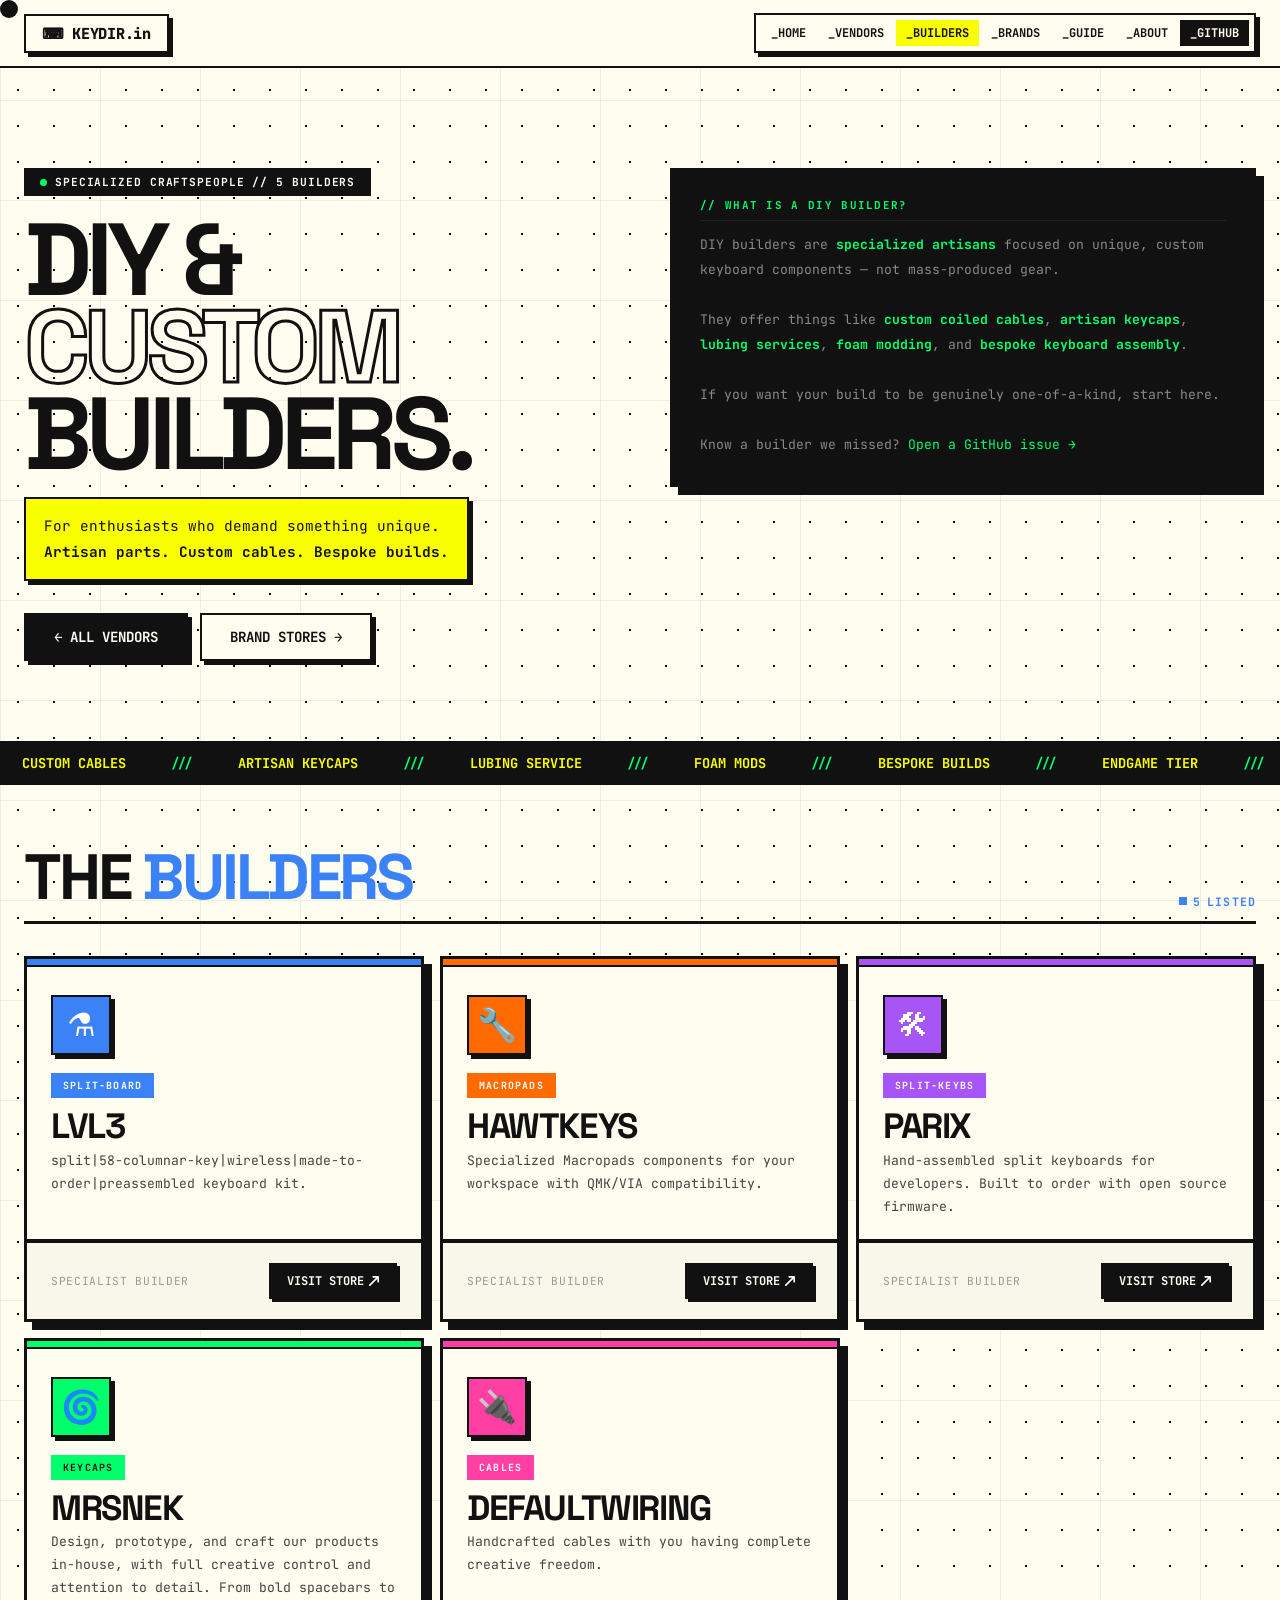
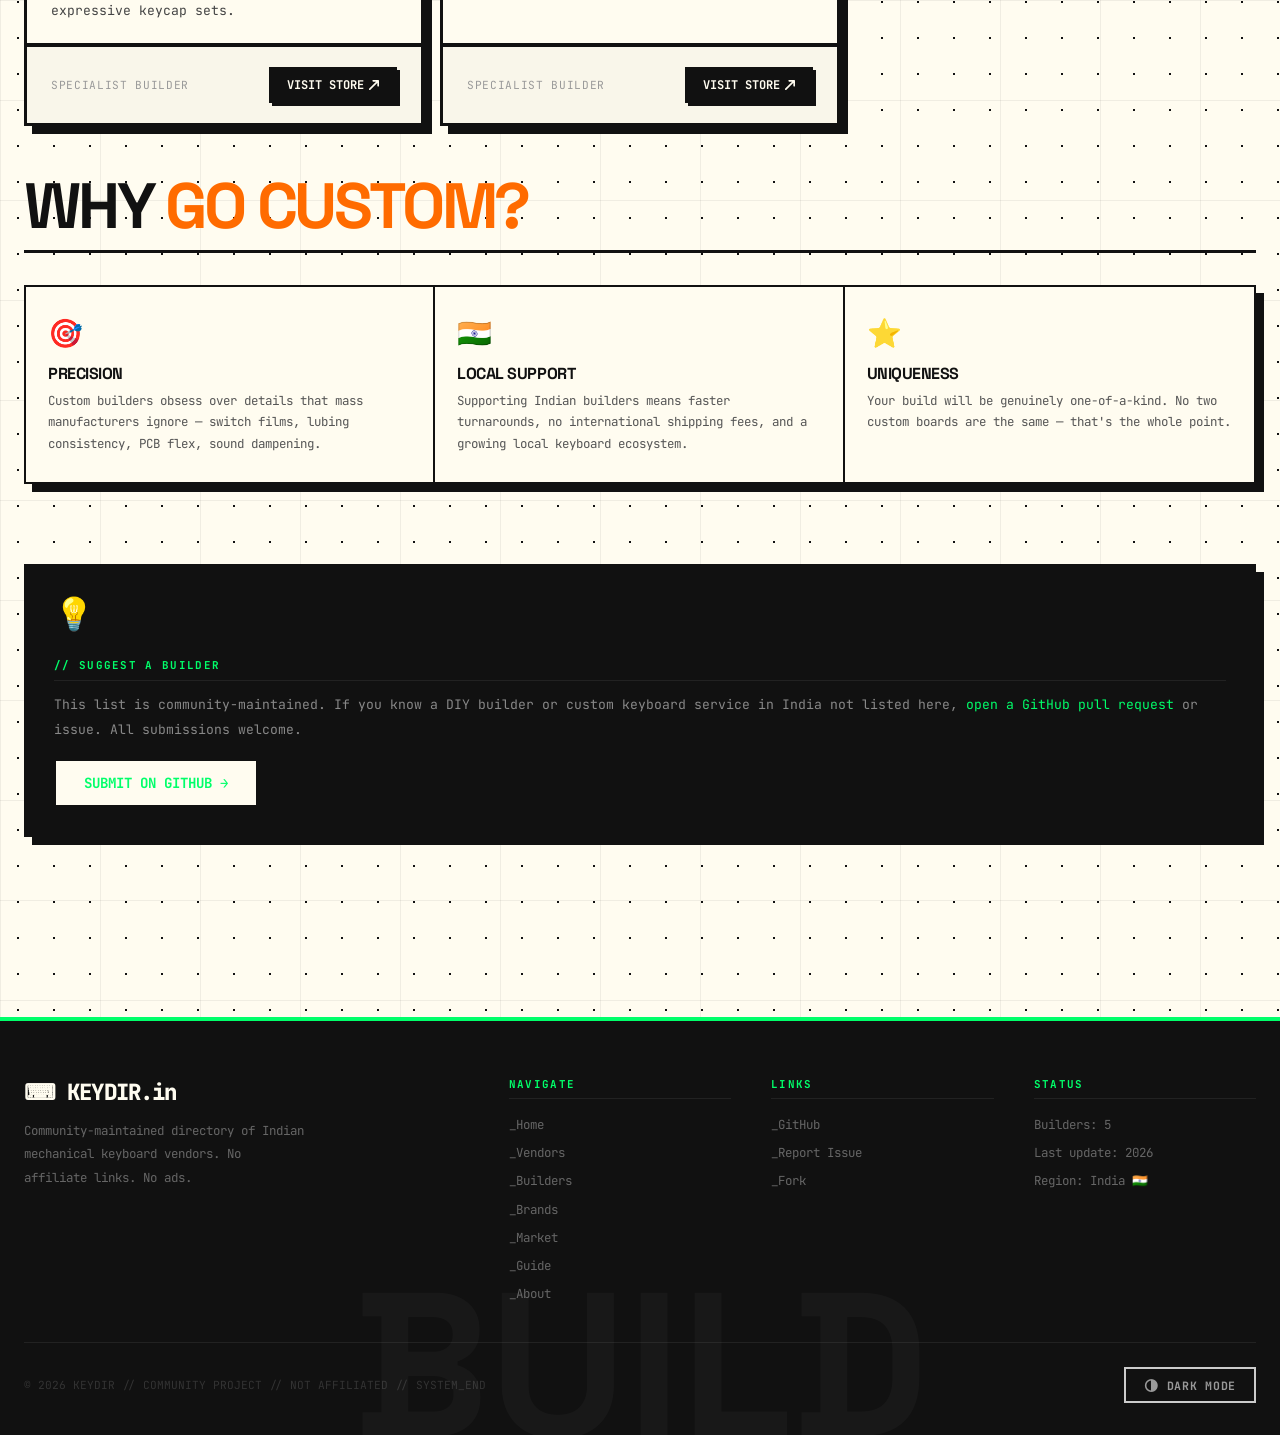
<file: builders.html>
<!DOCTYPE html>
<html lang="en">
<head>

<meta charset="UTF-8">
<meta name="viewport" content="width=device-width, initial-scale=1.0">

<title>KEYDIR.in — India Mechanical Keyboard Directory</title>

<!-- Primary SEO -->
<meta name="description" content="India’s mechanical keyboard directory. Discover vendors, custom builders, switches, keycaps, accessories, and group buys across India — fast, raw, and community-powered.">
<link rel="canonical" href="https://keydir.in/">

<!-- Favicon (Google Search logo) -->
<link rel="icon" href="/favicon.ico" sizes="any">
<link rel="icon" type="image/png" href="/favicon.png">
<link rel="icon" type="image/png" href="favicon.png">

<!-- Theme color (mobile browser branding) -->
<meta name="theme-color" content="#000000">

<!-- Open Graph (Discord / WhatsApp / Twitter preview) -->
<meta property="og:title" content="KEYDIR.in — India Mechanical Keyboard Directory">
<meta property="og:description" content="Find keyboard vendors, builders, switches, keycaps, accessories, and group buys across India. Fast. Raw. Community-powered.">
<meta property="og:url" content="https://keydir.in/">
<meta property="og:type" content="website">
<meta property="og:image" content="https://keydir.in/favicon.png">

<!-- Twitter preview -->
<meta name="twitter:card" content="summary_large_image">
<meta name="twitter:title" content="KEYDIR.in — India Mechanical Keyboard Directory">
<meta name="twitter:description" content="India’s mechanical keyboard directory for vendors, builders, switches, keycaps, and accessories.">
<meta name="twitter:image" content="https://keydir.in/favicon.png">

<!-- Google logo schema (helps search result branding) -->
<script type="application/ld+json">
{
 "@context": "https://schema.org",
 "@type": "Organization",
 "name": "KEYDIR.in",
 "url": "https://keydir.in",
 "logo": "https://keydir.in/favicon.png"
}
</script>

<link rel="stylesheet" href="style.css">
<script src="theme.js"></script>
<style>
.b-hero{padding:calc(var(--nav-h) + 100px) 24px 80px;max-width:1380px;margin:0 auto}
.b-hero-grid{display:grid;grid-template-columns:1fr 1fr;gap:60px;align-items:start}
.b-title{font-family:var(--f-d);font-size:clamp(3rem,8vw,6.5rem);font-weight:800;line-height:.85;letter-spacing:-.06em;text-transform:uppercase;margin-bottom:1.25rem}
.b-title .outline{-webkit-text-stroke:3px var(--text);color:transparent}
.b-sub{font-family:var(--f-m);font-size:.9rem;line-height:1.8;background:var(--yellow);border:2px solid var(--border);padding:14px 18px;box-shadow:var(--sh);transform:rotate(.4deg);display:inline-block;margin-bottom:2rem}
/* Builder cards */
.builder-grid{display:grid;grid-template-columns:repeat(3,1fr);gap:16px}
.builder-card{background:var(--surface);border:3px solid var(--border);box-shadow:var(--sh-lg);overflow:hidden;transition:transform .12s,box-shadow .12s;animation:card-in .4s ease both;display:flex;flex-direction:column}
@keyframes card-in{from{opacity:0;transform:translateY(16px)}to{opacity:1;transform:none}}
.builder-card:hover{transform:translate(4px,4px);box-shadow:4px 4px 0 #111}
.builder-card-accent{height:8px;border-bottom:2px solid var(--border)}
.builder-card-top{padding:28px 24px 20px;border-bottom:2px solid var(--border);flex:1}
.builder-icon{
  font-size:2rem;width:60px;height:60px;
  border:2px solid var(--border);display:flex;align-items:center;justify-content:center;
  margin-bottom:18px;box-shadow:var(--sh);
}
.builder-tag{font-family:var(--f-m);font-size:.62rem;font-weight:700;letter-spacing:.12em;text-transform:uppercase;padding:4px 10px;border:2px solid var(--border);display:inline-block;margin-bottom:12px}
.builder-name{font-family:var(--f-d);font-size:2.2rem;font-weight:800;text-transform:uppercase;letter-spacing:-.04em;line-height:.9;margin-bottom:8px}
.builder-desc{font-family:var(--f-m);font-size:.82rem;line-height:1.75;color:#444}
.builder-warning{display:flex;align-items:center;gap:8px;margin-top:10px;padding:8px 12px;background:#fff0f0;border:2px solid var(--red);font-family:var(--f-m);font-size:.75rem;color:var(--red);line-height:1.5}
.builder-card-bot{padding:20px 24px;display:flex;align-items:center;justify-content:space-between;gap:12px;flex-wrap:wrap;border-top:2px solid var(--border);background:rgba(0,0,0,.025)}
.builder-stat{font-family:var(--f-m);font-size:.7rem;color:var(--text-dim);text-transform:uppercase;letter-spacing:.06em}
/* Contact icons for builders without websites */
.contact-icons{display:flex;gap:8px;align-items:center}
.contact-icon{
  display:inline-flex;align-items:center;justify-content:center;gap:6px;
  padding:7px 14px;border:2px solid var(--border);
  font-family:var(--f-m);font-size:.72rem;font-weight:700;
  text-decoration:none;color:var(--border);background:var(--surface);
  box-shadow:3px 3px 0 #111;transition:all .12s;text-transform:uppercase;
}
.contact-icon:hover{transform:translate(2px,2px);box-shadow:1px 1px 0 #111}
.contact-icon.ci-phone{background:var(--green);color:#111;border-color:var(--border)}
.contact-icon.ci-whatsapp{background:#25D366;color:#fff;border-color:var(--border)}
.contact-icon.ci-discord{background:#5865F2;color:#fff;border-color:var(--border)}
.builder-page-wrap{padding-bottom:80px}
/* Info box */
.info-box{background:var(--border);border:2px solid var(--border);box-shadow:var(--sh-lg);padding:28px;color:var(--surface)}
.info-box-title{font-family:var(--f-m);font-size:.68rem;font-weight:700;letter-spacing:.12em;text-transform:uppercase;color:var(--green);margin-bottom:12px;padding-bottom:8px;border-bottom:1px solid #222}
.info-box p{font-family:var(--f-m);font-size:.82rem;line-height:1.9;color:#888}
.info-box strong{color:var(--green)}
.info-box a{color:var(--green);text-decoration:none}
.info-box a:hover{text-decoration:underline}
/* Feature strips */
.feature-strip{display:grid;grid-template-columns:repeat(3,1fr);border:2px solid var(--border);box-shadow:var(--sh-lg);background:var(--surface)}
.feature-strip-item{padding:28px 22px;border-right:2px solid var(--border)}
.feature-strip-item:last-child{border-right:none}
.fs-icon{font-size:1.75rem;margin-bottom:12px;display:block}
.fs-title{font-family:var(--f-d);font-size:1rem;font-weight:800;text-transform:uppercase;margin-bottom:6px;letter-spacing:-.03em}
.fs-desc{font-family:var(--f-m);font-size:.78rem;color:var(--text-muted);line-height:1.7}
@media(max-width:900px){.b-hero-grid{grid-template-columns:1fr}.builder-grid{grid-template-columns:1fr}.feature-strip{grid-template-columns:1fr}.feature-strip-item{border-right:none;border-bottom:2px solid var(--border)}.feature-strip-item:last-child{border-bottom:none}}
@media(min-width:600px) and (max-width:900px){.builder-grid{grid-template-columns:repeat(2,1fr)}}
@media(max-width:480px){.b-hero{padding-left:16px;padding-right:16px}}
</style>
</head>
<body>
<div id="cursor"></div><div id="prog"></div>
<nav class="navbar">
  <a href="index.html" class="nav-logo">⌨ KEYDIR.in</a>
  <div class="nav-links">
    <a href="index.html">_Home</a>
    <a href="vendors.html">_Vendors</a>
    <a href="builders.html">_Builders</a>
    <a href="brands.html">_Brands</a>
    <a href="guide.html">_Guide</a>
    <a href="about.html">_About</a>
    <a href="https://github.com/SHADOW269/Keydir.in" target="_blank" style="background:var(--text);color:var(--bg)">_GitHub</a>
  </div>
  <button class="nav-ham" id="ham"><span></span><span></span><span></span></button>
</nav>
<div id="mob-nav">
  <button id="mob-close">[ X ]</button>
  <a href="index.html">_Home</a>
  <a href="vendors.html">_Vendors</a>
  <a href="builders.html">_Builders</a>
  <a href="brands.html">_Brands</a>
  <a href="about.html">_About</a>
</div>

<!-- Hero -->
<div class="b-hero">
  <div class="b-hero-grid">
    <div>
      <div class="section-tag-label reveal"><span class="dot"></span> SPECIALIZED CRAFTSPEOPLE // <span data-stat="builders">3</span> BUILDERS</div>
      <h1 class="b-title reveal" style="transition-delay:.06s">
        DIY &amp;<br/><span class="outline">CUSTOM</span><br/>BUILDERS.
      </h1>
      <p class="b-sub reveal" style="transition-delay:.12s">
        For enthusiasts who demand something unique.<br/>
        <b>Artisan parts. Custom cables. Bespoke builds.</b>
      </p>
      <div style="display:flex;gap:12px;flex-wrap:wrap" class="reveal" style="transition-delay:.18s">
        <a href="vendors.html" class="btn-primary">← All Vendors</a>
        <a href="brands.html" class="btn-secondary">Brand Stores →</a>
      </div>
    </div>
    <div class="reveal" style="transition-delay:.12s">
      <div class="info-box">
        <div class="info-box-title">// WHAT IS A DIY BUILDER?</div>
        <p>DIY builders are <strong>specialized artisans</strong> focused on unique, custom keyboard components — not mass-produced gear.<br/><br/>
        They offer things like <strong>custom coiled cables</strong>, <strong>artisan keycaps</strong>, <strong>lubing services</strong>, <strong>foam modding</strong>, and <strong>bespoke keyboard assembly</strong>.<br/><br/>
        If you want your build to be genuinely one-of-a-kind, start here.<br/><br/>
        Know a builder we missed? <a href="https://github.com/SHADOW269/Keydir.in/issues" target="_blank">Open a GitHub issue →</a></p>
      </div>
    </div>
  </div>
</div>

<!-- Marquee -->
<div class="marquee-strip">
  <div class="marquee-track">
    <span>CUSTOM CABLES</span><span class="sep">///</span><span>ARTISAN KEYCAPS</span><span class="sep">///</span><span>LUBING SERVICE</span><span class="sep">///</span><span>FOAM MODS</span><span class="sep">///</span><span>BESPOKE BUILDS</span><span class="sep">///</span><span>ENDGAME TIER</span><span class="sep">///</span><span>ONE OF A KIND</span><span class="sep">///</span>
    <span>CUSTOM CABLES</span><span class="sep">///</span><span>ARTISAN KEYCAPS</span><span class="sep">///</span><span>LUBING SERVICE</span><span class="sep">///</span><span>FOAM MODS</span><span class="sep">///</span><span>BESPOKE BUILDS</span><span class="sep">///</span><span>ENDGAME TIER</span><span class="sep">///</span><span>ONE OF A KIND</span><span class="sep">///</span>
  </div>
</div>

<!-- Builder cards -->
<div class="page-body builder-page-wrap" style="padding-bottom:100px">
  <section style="padding:60px 0 48px">
    <div class="sec-head reveal">
      <h2>THE <em style="color:var(--blue)">BUILDERS</em></h2>
      <div class="sec-tag" style="color:var(--blue)"><span data-stat="builders">3</span> LISTED</div>
    </div>
    <div class="builder-grid" id="builderGrid"></div>
  </section>

  <!-- Feature strip -->
  <section style="padding:0 0 80px">
    <div class="sec-head reveal">
      <h2>WHY <em style="color:var(--orange)">GO CUSTOM?</em></h2>
    </div>
    <div class="feature-strip reveal" style="transition-delay:.08s">
      <div class="feature-strip-item">
        <span class="fs-icon">🎯</span>
        <div class="fs-title">Precision</div>
        <div class="fs-desc">Custom builders obsess over details that mass manufacturers ignore — switch films, lubing consistency, PCB flex, sound dampening.</div>
      </div>
      <div class="feature-strip-item">
        <span class="fs-icon">🇮🇳</span>
        <div class="fs-title">Local Support</div>
        <div class="fs-desc">Supporting Indian builders means faster turnarounds, no international shipping fees, and a growing local keyboard ecosystem.</div>
      </div>
      <div class="feature-strip-item">
        <span class="fs-icon">⭐</span>
        <div class="fs-title">Uniqueness</div>
        <div class="fs-desc">Your build will be genuinely one-of-a-kind. No two custom boards are the same — that's the whole point.</div>
      </div>
    </div>
  </section>

  <!-- CTA -->
  <section style="padding:0 0 80px">
    <div class="info-box reveal" style="display:flex;align-items:flex-start;gap:24px;flex-wrap:wrap">
      <div style="font-size:2rem;flex-shrink:0">💡</div>
      <div>
        <div class="info-box-title">// SUGGEST A BUILDER</div>
        <p>This list is community-maintained. If you know a DIY builder or custom keyboard service in India not listed here, <a href="https://github.com/SHADOW269/Keydir.in/issues/new" target="_blank">open a GitHub pull request</a> or issue. All submissions welcome.</p>
        <a href="https://github.com/SHADOW269/Keydir.in/issues/new" target="_blank" class="btn-secondary" style="margin-top:16px;display:inline-flex">Submit on GitHub →</a>
      </div>
    </div>
  </section>
</div>

<footer>
  <div class="footer-inner">
    <div><div class="f-logo">⌨ KEYDIR.in</div><div class="f-desc">Community-maintained directory of Indian mechanical keyboard vendors. No affiliate links. No ads.</div></div>
    <div class="f-col"><h4>Navigate</h4><ul>
      <li><a href="index.html">_Home</a></li>
      <li><a href="vendors.html">_Vendors</a></li>
      <li><a href="builders.html">_Builders</a></li>
      <li><a href="brands.html">_Brands</a></li>
      <li><a href="marketplace.html">_Market</a></li>
      <li><a href="guide.html">_Guide</a></li>
      <li><a href="about.html">_About</a></li>
    </ul></div>
    <div class="f-col"><h4>Links</h4><ul>
      <li><a href="https://github.com/SHADOW269/Keydir.in" target="_blank">_GitHub</a></li>
      <li><a href="https://github.com/SHADOW269/Keydir.in/issues" target="_blank">_Report Issue</a></li>
      <li><a href="https://github.com/SHADOW269/Keydir.in/fork" target="_blank">_Fork</a></li>
    </ul></div>
    <div class="f-col"><h4>Status</h4><ul>
      <li><a href="#">Builders: <span data-stat="builders">3</span></a></li>
      <li><a href="#">Last update: 2026</a></li>
      <li><a href="#">Region: India 🇮🇳</a></li>
    </ul></div>
  </div>
  <div class="f-bottom">
    <div class="f-copy">© 2026 KEYDIR // COMMUNITY PROJECT // NOT AFFILIATED // SYSTEM_END</div>
    <button class="theme-toggle" onclick="toggleTheme()">
      <span class="tt-icon">◑</span>
      <span class="tt-label">DARK MODE</span>
    </button>
  </div>
  <div class="f-watermark">BUILD</div>
</footer>

<script src="shared.js"></script>
<script>
const BUILDER_ACCENT_COLS = ["var(--blue)", "var(--orange)", "var(--purple)", "var(--green)", "var(--pink)", "var(--cyan)"];
const BUILDER_TAG_STYLES  = [
  "background:var(--blue);color:#fff;border-color:var(--blue)",
  "background:var(--orange);color:#fff;border-color:var(--orange)",
  "background:var(--purple);color:#fff;border-color:var(--purple)",
  "background:var(--green);color:#111;border-color:var(--green)",
  "background:var(--pink);color:#fff;border-color:var(--pink)",
  "background:var(--cyan);color:#111;border-color:var(--cyan)",
];

document.addEventListener("DOMContentLoaded", () => {
  const g = document.getElementById("builderGrid");
  if (!g) return;

  DIY_BUILDERS.forEach((b, i) => {
    const accentCol = BUILDER_ACCENT_COLS[i % BUILDER_ACCENT_COLS.length];
    const tagStyle  = BUILDER_TAG_STYLES[i % BUILDER_TAG_STYLES.length];

    const card = document.createElement("div");
    card.className = "builder-card reveal";
    card.style.transitionDelay = `${i * 0.1}s`;

    card.innerHTML = `
      <div class="builder-card-accent" style="background:${accentCol}"></div>
      <div class="builder-card-top">
        <div class="builder-icon" style="background:${accentCol};color:#fff">${b.icon}</div>
        <div class="builder-tag" style="${tagStyle}">${b.tag}</div>
        <div class="builder-name">${b.name}</div>
        <div class="builder-desc">${b.desc}</div>
        ${b.warning && b.warning_message ? `<div class="builder-warning">⚠ ${b.warning_message}</div>` : ""}
      </div>
      <div class="builder-card-bot">
        <div class="builder-stat">Specialist Builder</div>
        <div class="contact-icons">
          ${b.url ? `<a href="${b.url}" target="_blank" rel="noopener" class="btn-visit">VISIT STORE<svg viewBox="0 0 12 12" fill="none" stroke="currentColor" stroke-width="2" stroke-linecap="round" stroke-linejoin="round"><path d="M1 11L11 1M11 1H5M11 1v6"/></svg></a>` : ""}
          ${b.phone ? `<a href="tel:${b.phone}" class="contact-icon ci-phone">📱 Call</a>` : ""}
          ${b.whatsapp ? `<a href="https://wa.me/${b.whatsapp.replace(/\D/g,'')}" target="_blank" rel="noopener" class="contact-icon ci-whatsapp">💬 WhatsApp</a>` : ""}
          ${b.discord ? `<a href="${b.discord}" target="_blank" rel="noopener" class="contact-icon ci-discord">🎧 Discord</a>` : ""}
        </div>
      </div>
    `;
    g.appendChild(card);

    setTimeout(() => {
      const io = new IntersectionObserver(en => {
        en.forEach(e => { if (e.isIntersecting) { e.target.classList.add("in"); io.unobserve(e.target); } });
      }, { threshold: .08 });
      io.observe(card);
    }, 0);
  });
});
</script>
</body>
</html>
</file>
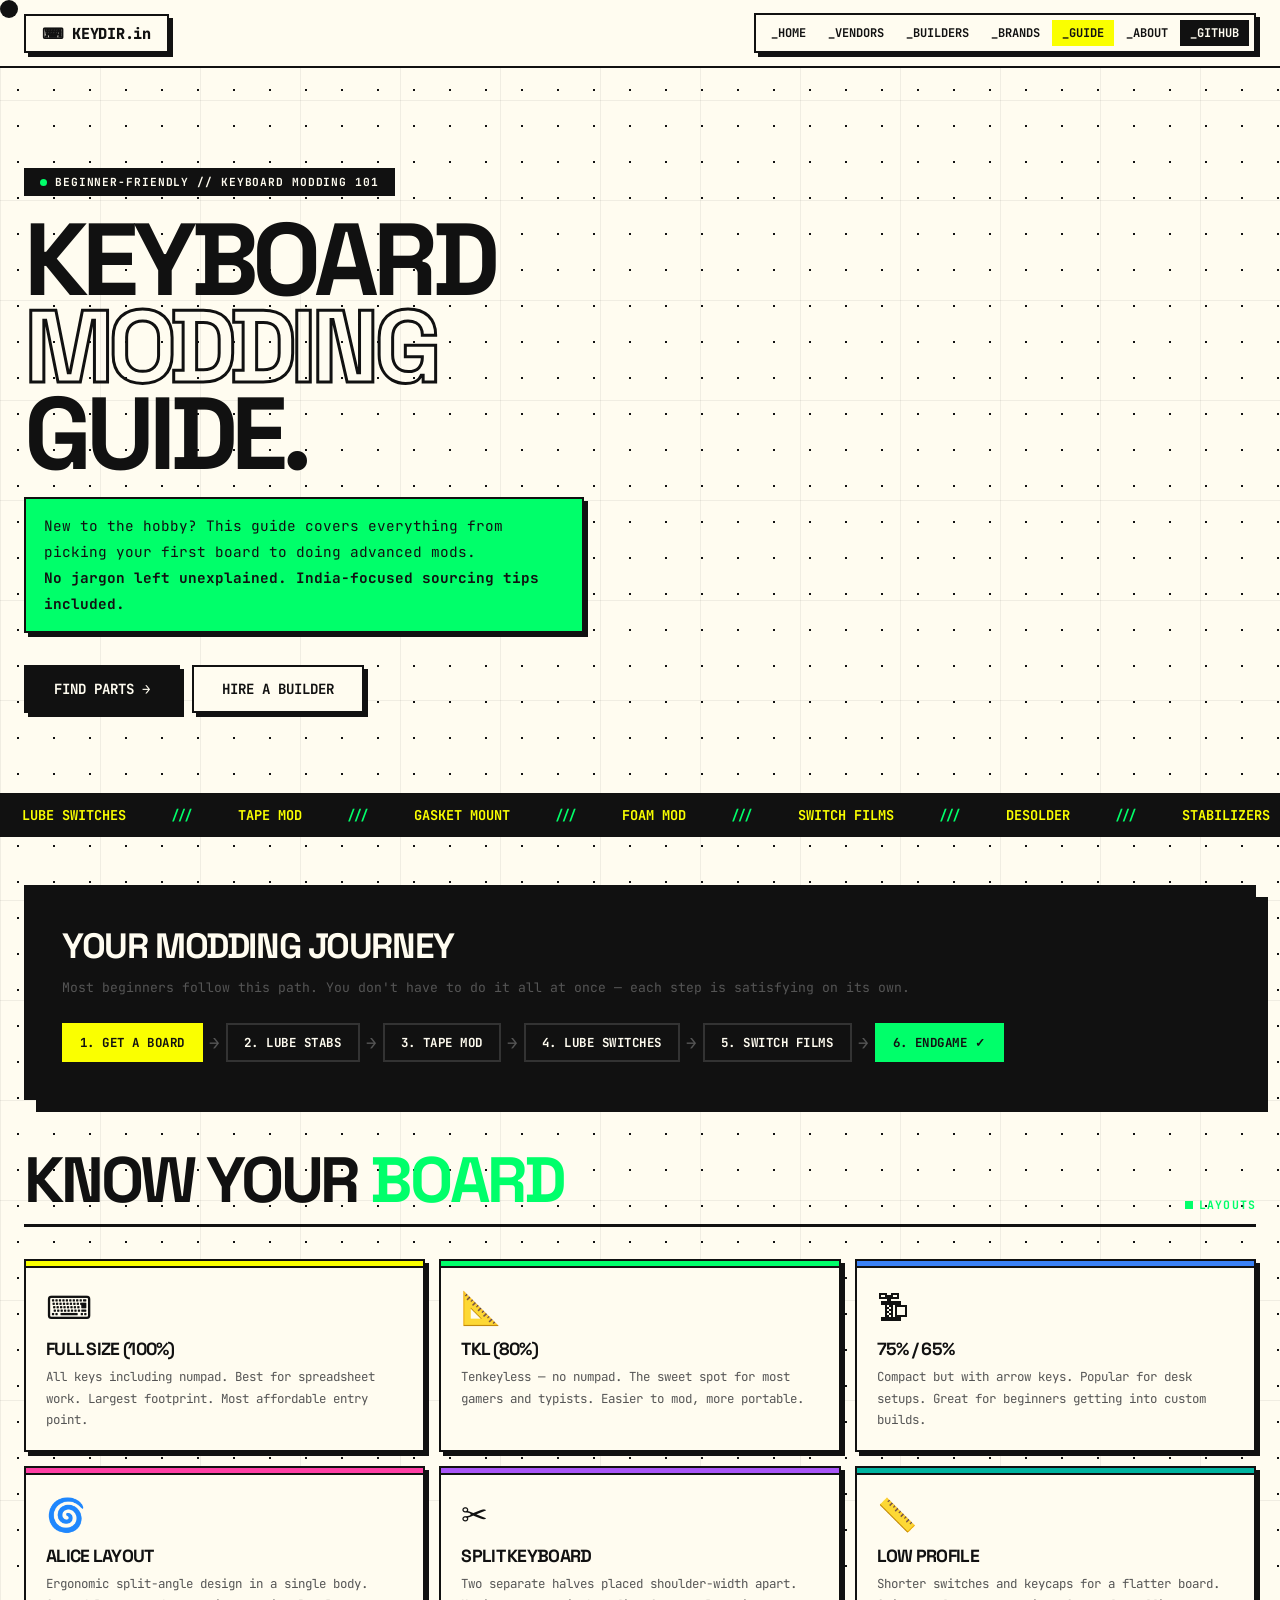
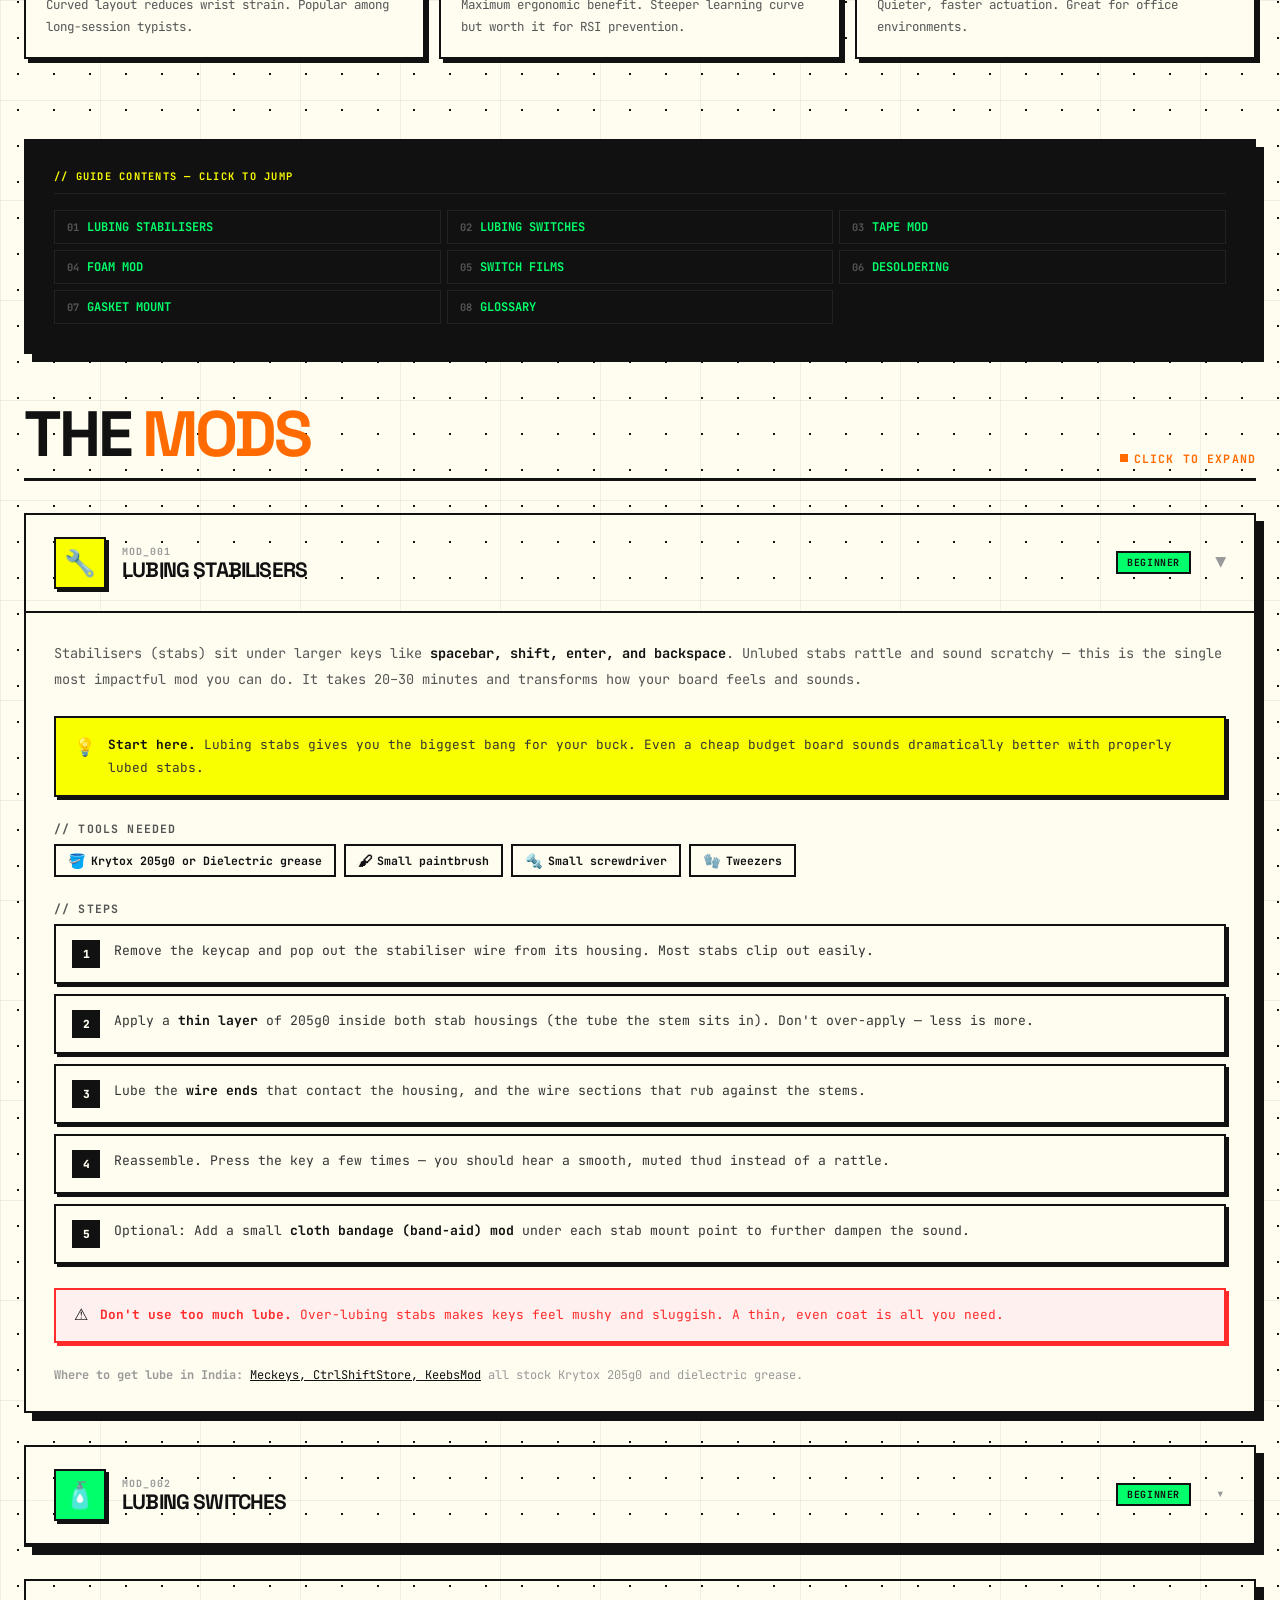
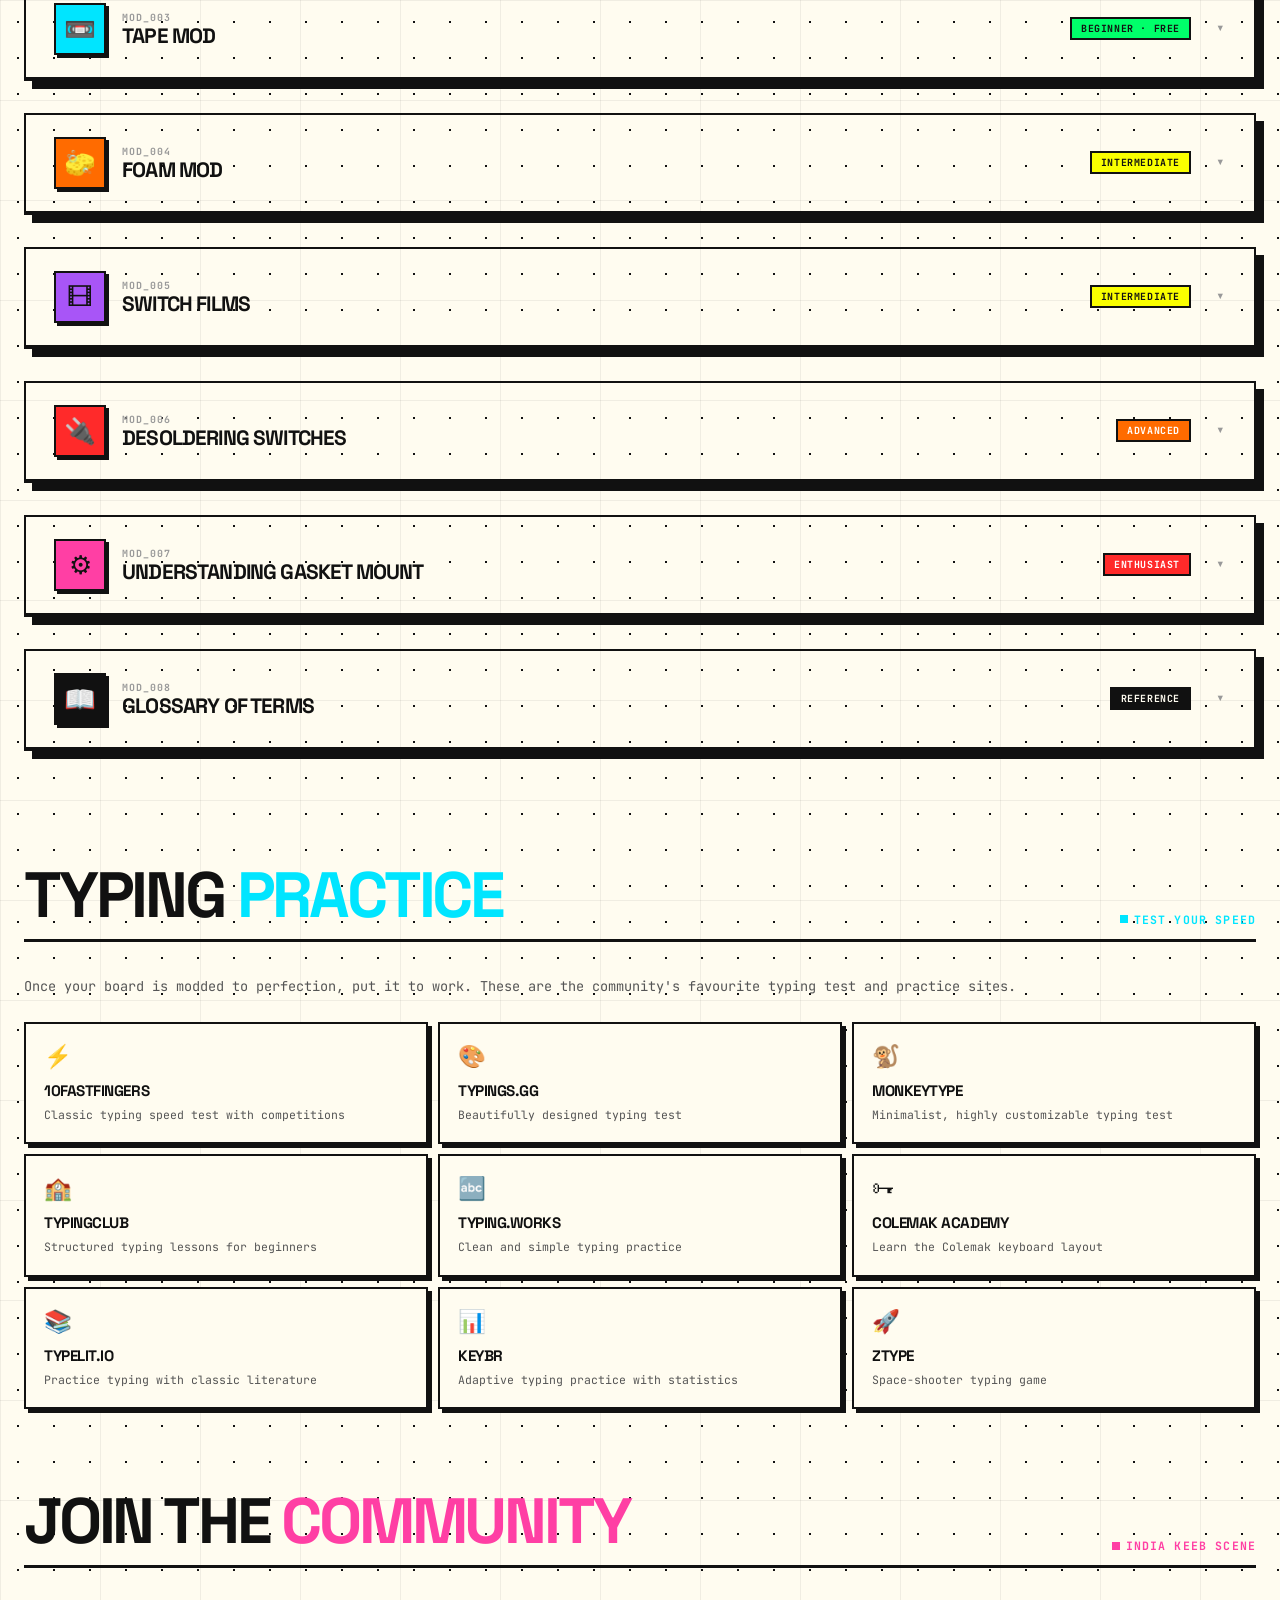
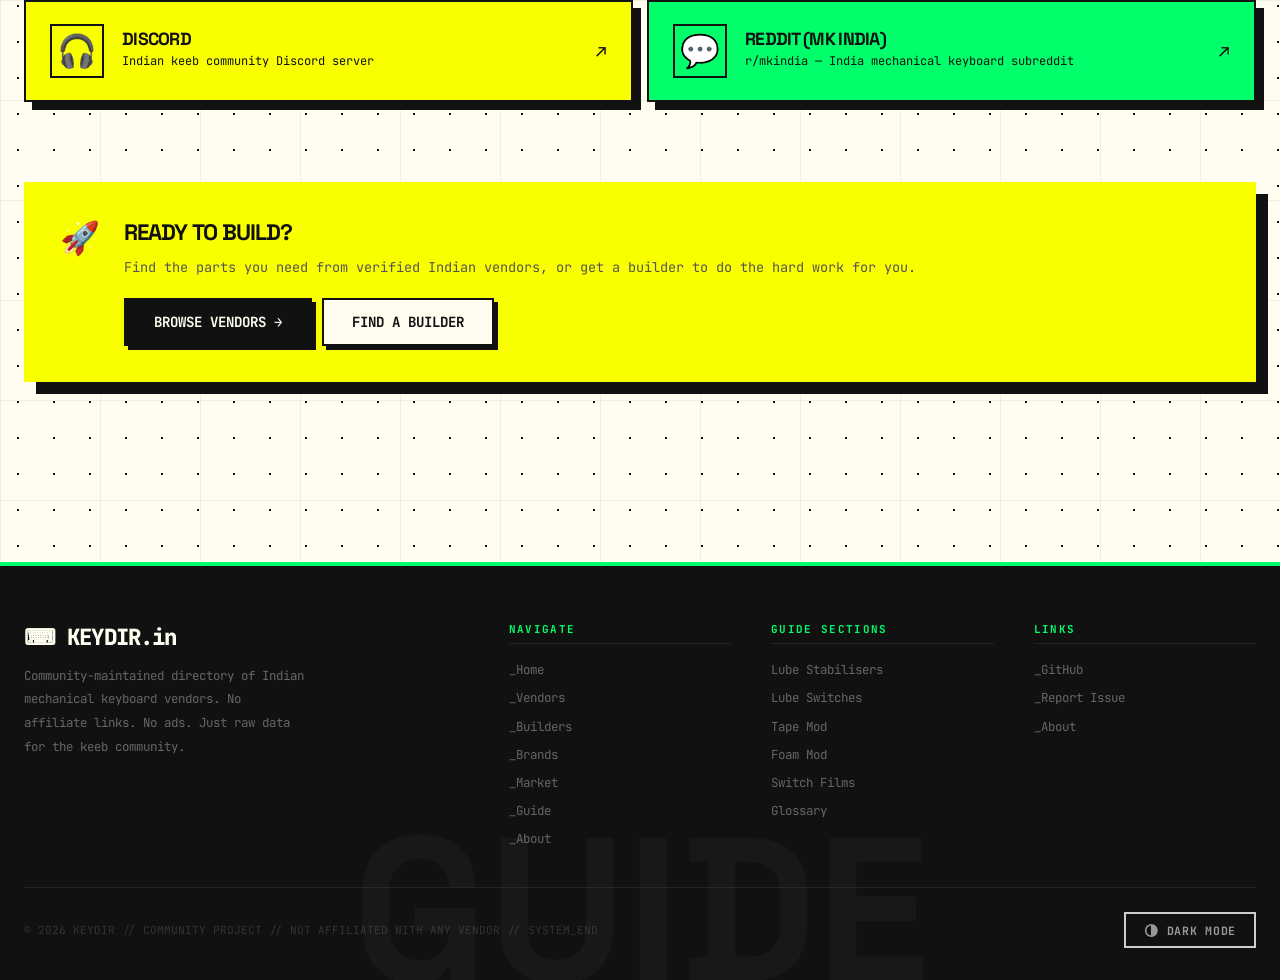
<file: guide.html>
<!DOCTYPE html>
<html lang="en">
<head>

<meta charset="UTF-8">
<meta name="viewport" content="width=device-width, initial-scale=1.0">

<title>KEYDIR.in — India Mechanical Keyboard Directory</title>

<!-- Primary SEO -->
<meta name="description" content="India’s mechanical keyboard directory. Discover vendors, custom builders, switches, keycaps, accessories, and group buys across India — fast, raw, and community-powered.">
<link rel="canonical" href="https://keydir.in/">

<!-- Favicon (Google Search logo) -->
<link rel="icon" href="/favicon.ico" sizes="any">
<link rel="icon" type="image/png" href="/favicon.png">
<link rel="icon" type="image/png" href="favicon.png">

<!-- Theme color (mobile browser branding) -->
<meta name="theme-color" content="#000000">

<!-- Open Graph (Discord / WhatsApp / Twitter preview) -->
<meta property="og:title" content="KEYDIR.in — India Mechanical Keyboard Directory">
<meta property="og:description" content="Find keyboard vendors, builders, switches, keycaps, accessories, and group buys across India. Fast. Raw. Community-powered.">
<meta property="og:url" content="https://keydir.in/">
<meta property="og:type" content="website">
<meta property="og:image" content="https://keydir.in/favicon.png">

<!-- Twitter preview -->
<meta name="twitter:card" content="summary_large_image">
<meta name="twitter:title" content="KEYDIR.in — India Mechanical Keyboard Directory">
<meta name="twitter:description" content="India’s mechanical keyboard directory for vendors, builders, switches, keycaps, and accessories.">
<meta name="twitter:image" content="https://keydir.in/favicon.png">

<!-- Google logo schema (helps search result branding) -->
<script type="application/ld+json">
{
 "@context": "https://schema.org",
 "@type": "Organization",
 "name": "KEYDIR.in",
 "url": "https://keydir.in",
 "logo": "https://keydir.in/favicon.png"
}
</script>

<link rel="stylesheet" href="style.css">
<script src="theme.js"></script>
<style>
/* ── Guide hero ── */
.g-hero{padding:calc(var(--nav-h) + 100px) 24px 80px;max-width:1380px;margin:0 auto}
.g-title{font-family:var(--f-d);font-size:clamp(3rem,8vw,6.5rem);font-weight:800;line-height:.85;letter-spacing:-.06em;text-transform:uppercase;margin-bottom:1.25rem}
.g-title .outline{-webkit-text-stroke:3px var(--text);color:transparent}
.g-sub{font-family:var(--f-m);font-size:.9rem;line-height:1.8;background:var(--green);border:2px solid var(--border);padding:14px 18px;box-shadow:var(--sh);transform:rotate(-.3deg);display:inline-block;margin-bottom:2rem;max-width:560px;color:var(--border)}

/* ── Table of contents ── */
.toc{background:var(--border);border:2px solid var(--border);box-shadow:var(--sh-lg);padding:28px;margin-bottom:3rem}
.toc-title{font-family:var(--f-m);font-size:.65rem;font-weight:700;letter-spacing:.12em;text-transform:uppercase;color:var(--yellow);margin-bottom:16px;padding-bottom:10px;border-bottom:1px solid #222}
.toc-grid{display:grid;grid-template-columns:repeat(3,1fr);gap:6px}
.toc-item{
  display:flex;align-items:center;gap:8px;padding:8px 12px;
  font-family:var(--f-m);font-size:.75rem;font-weight:700;
  color:var(--green);text-decoration:none;
  border:1px solid #222;transition:all .12s;text-transform:uppercase;
}
.toc-item:hover{background:var(--green);color:var(--border);border-color:var(--green)}
.toc-item .toc-n{color:var(--text-muted);flex-shrink:0;font-size:.65rem}

/* ── Guide section ── */
.guide-section{
  border:2px solid var(--border);box-shadow:var(--sh-lg);
  margin-bottom:2rem;overflow:hidden;
  animation:card-in .35s ease both;
}
@keyframes card-in{from{opacity:0;transform:translateY(14px)}to{opacity:1;transform:none}}
.gs-header{
  display:flex;align-items:center;gap:16px;
  padding:22px 28px;border-bottom:2px solid var(--border);
  cursor:pointer;user-select:none;
  transition:background .12s;
}
.gs-header:hover{background:rgba(0,0,0,.04)}
.gs-icon{
  font-size:1.6rem;width:52px;height:52px;
  border:2px solid var(--border);display:flex;align-items:center;justify-content:center;
  flex-shrink:0;box-shadow:3px 3px 0 #111;transition:transform .12s;
}
.gs-header:hover .gs-icon{transform:rotate(-5deg)}
.gs-num{font-family:var(--f-m);font-size:.62rem;font-weight:700;color:var(--text-dim);letter-spacing:.1em;margin-bottom:3px}
.gs-title{font-family:var(--f-d);font-size:1.3rem;font-weight:800;text-transform:uppercase;letter-spacing:-.04em;line-height:.9}
.gs-tag{
  font-family:var(--f-m);font-size:.62rem;font-weight:700;padding:3px 9px;
  border:2px solid var(--border);text-transform:uppercase;letter-spacing:.06em;
  margin-left:auto;flex-shrink:0;
}
.gs-chevron{margin-left:8px;font-size:1.1rem;transition:transform .25s;flex-shrink:0;color:var(--text-dim);font-family:var(--f-m);font-weight:800}
.guide-section.open .gs-chevron{transform:rotate(180deg)}
.gs-body{
  display:none;padding:28px;
  background:var(--surface);
}
.guide-section.open .gs-body{display:block;animation:fade-in .25s ease}
@keyframes fade-in{from{opacity:0;transform:translateY(8px)}to{opacity:1;transform:none}}
.gs-desc{font-family:var(--f-m);font-size:.85rem;line-height:1.9;color:var(--text-muted);margin-bottom:1.5rem}
.gs-desc strong{color:var(--border)}
.gs-desc a{color:var(--border);font-weight:700}

/* ── Step list ── */
.steps{list-style:none;display:flex;flex-direction:column;gap:10px;margin-bottom:1.5rem}
.step{
  display:flex;gap:14px;align-items:flex-start;
  padding:14px 16px;border:2px solid var(--border);background:var(--surface);
  box-shadow:3px 3px 0 #111;
}
.step-n{
  font-family:var(--f-m);font-size:.7rem;font-weight:800;
  min-width:28px;height:28px;border:2px solid var(--border);
  display:flex;align-items:center;justify-content:center;
  background:var(--border);color:var(--surface);flex-shrink:0;
}
.step-text{font-family:var(--f-m);font-size:.82rem;line-height:1.75;color:#333}
.step-text strong{color:var(--border)}

/* ── Difficulty badge ── */
.diff-easy{background:var(--green);color:#111}
.diff-medium{background:var(--yellow);color:#111}
.diff-hard{background:var(--orange);color:#fff}
.diff-expert{background:var(--red);color:#fff}

/* ── Tools needed ── */
.tools-row{display:flex;flex-wrap:wrap;gap:8px;margin-bottom:1.5rem}
.tool-pill{
  font-family:var(--f-m);font-size:.72rem;font-weight:700;
  padding:5px 12px;border:2px solid var(--border);background:var(--surface);
  display:flex;align-items:center;gap:5px;
}
.tool-pill .t-icon{font-size:.9rem}

/* ── Pro tip box ── */
.pro-tip{
  background:var(--yellow);border:2px solid var(--border);
  padding:16px 18px;box-shadow:3px 3px 0 #111;
  display:flex;gap:12px;align-items:flex-start;margin-bottom:1.5rem;
}
.pt-icon{font-size:1.1rem;flex-shrink:0;margin-top:2px}
.pt-text{font-family:var(--f-m);font-size:.8rem;line-height:1.75;color:#333}
.pt-text strong{color:#111}

/* ── Warning box ── */
.warn-box{
  background:#fff0f0;border:2px solid var(--red);
  padding:14px 18px;box-shadow:3px 3px 0 var(--red);
  display:flex;gap:12px;align-items:flex-start;margin-bottom:1.5rem;
}
.wt-text{font-family:var(--f-m);font-size:.8rem;line-height:1.75;color:var(--red)}
.wt-text strong{color:var(--red)}

/* ── Glossary grid ── */
.glossary-grid{display:grid;grid-template-columns:repeat(2,1fr);gap:10px}
.glos-card{background:var(--surface);border:2px solid var(--border);box-shadow:3px 3px 0 #111;padding:16px 18px}
.glos-term{font-family:var(--f-d);font-size:.9rem;font-weight:800;text-transform:uppercase;letter-spacing:-.03em;margin-bottom:4px}
.glos-def{font-family:var(--f-m);font-size:.78rem;color:var(--text-muted);line-height:1.7}

/* ── Quick start card ── */
.quickstart{
  background:var(--border);border:2px solid var(--border);box-shadow:var(--sh-xl);
  padding:36px;margin-bottom:3rem;color:var(--surface);
}
.qs-title{font-family:var(--f-d);font-size:clamp(1.4rem,3vw,2.2rem);font-weight:800;text-transform:uppercase;letter-spacing:-.04em;margin-bottom:.5rem}
.qs-sub{font-family:var(--f-m);font-size:.82rem;color:var(--text-muted);line-height:1.8;margin-bottom:1.5rem}
.qs-path{display:flex;align-items:center;flex-wrap:wrap;gap:0}
.qs-step{
  font-family:var(--f-m);font-size:.78rem;font-weight:700;
  padding:9px 16px;border:2px solid #333;
  text-transform:uppercase;letter-spacing:.04em;
}
.qs-step.qs-highlight{background:var(--yellow);color:#111;border-color:var(--yellow)}
.qs-step.qs-green{background:var(--green);color:#111;border-color:var(--green)}
.qs-arrow{color:var(--text-muted);font-family:var(--f-m);font-weight:800;font-size:1.1rem;padding:0 6px}

/* ── Keyboard type intro cards ── */
.type-grid{display:grid;grid-template-columns:repeat(3,1fr);gap:14px;margin-bottom:3rem}
.type-card{background:var(--surface);border:2px solid var(--border);box-shadow:var(--sh);overflow:hidden}
.type-card-head{height:7px;border-bottom:2px solid var(--border)}
.type-card-body{padding:20px}
.type-icon{font-size:2rem;margin-bottom:10px;display:block}
.type-name{font-family:var(--f-d);font-size:1.1rem;font-weight:800;text-transform:uppercase;letter-spacing:-.04em;margin-bottom:6px}
.type-desc{font-family:var(--f-m);font-size:.78rem;color:var(--text-muted);line-height:1.7}

/* ── Typing practice & community links ── */
.practice-grid{display:grid;grid-template-columns:repeat(3,1fr);gap:10px;margin-bottom:2rem}
.practice-card{
  background:var(--surface);border:2px solid var(--border);box-shadow:var(--sh);
  padding:18px;text-decoration:none;color:var(--border);
  display:flex;flex-direction:column;gap:6px;
  transition:transform .12s,box-shadow .12s;
}
.practice-card:hover{transform:translate(3px,3px);box-shadow:1px 1px 0 #111;background:var(--yellow)}
.practice-icon{font-size:1.4rem;margin-bottom:4px}
.practice-name{font-family:var(--f-d);font-size:.95rem;font-weight:800;text-transform:uppercase;letter-spacing:-.03em}
.practice-desc{font-family:var(--f-m);font-size:.72rem;color:var(--text-muted);line-height:1.6}
.practice-card:hover .practice-desc{color:#333}
.community-row{display:grid;grid-template-columns:1fr 1fr;gap:14px;margin-bottom:2rem}
.community-card{
  display:flex;align-items:center;gap:18px;padding:22px 24px;
  border:2px solid var(--border);box-shadow:var(--sh-lg);
  text-decoration:none;color:var(--border);
  transition:transform .12s,box-shadow .12s;
}
.community-card:hover{transform:translate(4px,4px);box-shadow:2px 2px 0 #111}
.community-card-icon{font-size:2rem;width:54px;height:54px;border:2px solid var(--border);display:flex;align-items:center;justify-content:center;flex-shrink:0}
.community-card-name{font-family:var(--f-d);font-size:1.1rem;font-weight:800;text-transform:uppercase;letter-spacing:-.04em;line-height:.9;margin-bottom:4px}
.community-card-desc{font-family:var(--f-m);font-size:.75rem;line-height:1.6}
@media(max-width:860px){.toc-grid{grid-template-columns:1fr 1fr}.glossary-grid{grid-template-columns:1fr}.type-grid{grid-template-columns:1fr}.practice-grid{grid-template-columns:repeat(2,1fr)}.community-row{grid-template-columns:1fr}}
@media(max-width:580px){.toc-grid{grid-template-columns:1fr}.qs-path{flex-direction:column}.practice-grid{grid-template-columns:1fr}}
@media(max-width:640px){.g-hero{padding-left:16px;padding-right:16px}}
</style>
</head>
<body>
<div id="cursor"></div><div id="prog"></div>

<nav class="navbar">
  <a href="index.html" class="nav-logo">⌨ KEYDIR.in</a>
  <div class="nav-links">
    <a href="index.html">_Home</a>
    <a href="vendors.html">_Vendors</a>
    <a href="builders.html">_Builders</a>
    <a href="brands.html">_Brands</a>
    <a href="guide.html" class="active">_Guide</a>
    <a href="about.html">_About</a>
    <a href="https://github.com/SHADOW269/Keydir.in" target="_blank" style="background:var(--text);color:var(--bg)">_GitHub</a>
  </div>
  <button class="nav-ham" id="ham"><span></span><span></span><span></span></button>
</nav>
<div id="mob-nav">
  <button id="mob-close">[ X ]</button>
  <a href="index.html">_Home</a>
  <a href="vendors.html">_Vendors</a>
  <a href="builders.html">_Builders</a>
  <a href="brands.html">_Brands</a>
  <a href="guide.html">_Guide</a>
  <a href="about.html">_About</a>
</div>

<!-- Hero -->
<div class="g-hero">
  <div class="section-tag-label reveal"><span class="dot"></span> BEGINNER-FRIENDLY // KEYBOARD MODDING 101</div>
  <h1 class="g-title reveal" style="transition-delay:.06s">
    KEYBOARD<br/><span class="outline">MODDING</span><br/>GUIDE.
  </h1>
  <p class="g-sub reveal" style="transition-delay:.12s">
    New to the hobby? This guide covers everything from picking your first board to doing advanced mods.<br/>
    <b>No jargon left unexplained. India-focused sourcing tips included.</b>
  </p>
  <div class="reveal" style="transition-delay:.18s;display:flex;gap:12px;flex-wrap:wrap">
    <a href="vendors.html" class="btn-primary">Find Parts →</a>
    <a href="builders.html" class="btn-secondary">Hire a Builder</a>
  </div>
</div>

<!-- Marquee -->
<div class="marquee-strip">
  <div class="marquee-track">
    <span>LUBE SWITCHES</span><span class="sep">///</span><span>TAPE MOD</span><span class="sep">///</span><span>GASKET MOUNT</span><span class="sep">///</span><span>FOAM MOD</span><span class="sep">///</span><span>SWITCH FILMS</span><span class="sep">///</span><span>DESOLDER</span><span class="sep">///</span><span>STABILIZERS</span><span class="sep">///</span><span>FORCE CURVE</span><span class="sep">///</span><span>THOCK</span><span class="sep">///</span>
    <span>LUBE SWITCHES</span><span class="sep">///</span><span>TAPE MOD</span><span class="sep">///</span><span>GASKET MOUNT</span><span class="sep">///</span><span>FOAM MOD</span><span class="sep">///</span><span>SWITCH FILMS</span><span class="sep">///</span><span>DESOLDER</span><span class="sep">///</span><span>STABILIZERS</span><span class="sep">///</span><span>FORCE CURVE</span><span class="sep">///</span><span>THOCK</span><span class="sep">///</span>
  </div>
</div>

<div class="page-body" style="padding-bottom:100px">

  <!-- Quick start path -->
  <section style="padding:3rem 0 0">
    <div class="quickstart reveal">
      <div class="qs-title">Your Modding Journey</div>
      <div class="qs-sub">Most beginners follow this path. You don't have to do it all at once — each step is satisfying on its own.</div>
      <div class="qs-path">
        <div class="qs-step qs-highlight">1. Get a board</div>
        <div class="qs-arrow">→</div>
        <div class="qs-step">2. Lube stabs</div>
        <div class="qs-arrow">→</div>
        <div class="qs-step">3. Tape mod</div>
        <div class="qs-arrow">→</div>
        <div class="qs-step">4. Lube switches</div>
        <div class="qs-arrow">→</div>
        <div class="qs-step">5. Switch films</div>
        <div class="qs-arrow">→</div>
        <div class="qs-step qs-green">6. Endgame ✓</div>
      </div>
    </div>
  </section>

  <!-- Keyboard types -->
  <section style="padding:0 0 2rem">
    <div class="sec-head reveal">
      <h2>KNOW YOUR <em style="color:var(--green)">BOARD</em></h2>
      <div class="sec-tag" style="color:var(--green)">LAYOUTS</div>
    </div>
    <div class="type-grid reveal" style="transition-delay:.06s">
      <div class="type-card">
        <div class="type-card-head" style="background:var(--yellow)"></div>
        <div class="type-card-body">
          <span class="type-icon">⌨</span>
          <div class="type-name">Full Size (100%)</div>
          <div class="type-desc">All keys including numpad. Best for spreadsheet work. Largest footprint. Most affordable entry point.</div>
        </div>
      </div>
      <div class="type-card">
        <div class="type-card-head" style="background:var(--green)"></div>
        <div class="type-card-body">
          <span class="type-icon">📐</span>
          <div class="type-name">TKL (80%)</div>
          <div class="type-desc">Tenkeyless — no numpad. The sweet spot for most gamers and typists. Easier to mod, more portable.</div>
        </div>
      </div>
      <div class="type-card">
        <div class="type-card-head" style="background:var(--blue)"></div>
        <div class="type-card-body">
          <span class="type-icon">🗜</span>
          <div class="type-name">75% / 65%</div>
          <div class="type-desc">Compact but with arrow keys. Popular for desk setups. Great for beginners getting into custom builds.</div>
        </div>
      </div>
      <div class="type-card">
        <div class="type-card-head" style="background:var(--pink)"></div>
        <div class="type-card-body">
          <span class="type-icon">🌀</span>
          <div class="type-name">Alice Layout</div>
          <div class="type-desc">Ergonomic split-angle design in a single body. Curved layout reduces wrist strain. Popular among long-session typists.</div>
        </div>
      </div>
      <div class="type-card">
        <div class="type-card-head" style="background:var(--purple)"></div>
        <div class="type-card-body">
          <span class="type-icon">✂</span>
          <div class="type-name">Split Keyboard</div>
          <div class="type-desc">Two separate halves placed shoulder-width apart. Maximum ergonomic benefit. Steeper learning curve but worth it for RSI prevention.</div>
        </div>
      </div>
      <div class="type-card">
        <div class="type-card-head" style="background:var(--teal)"></div>
        <div class="type-card-body">
          <span class="type-icon">📏</span>
          <div class="type-name">Low Profile</div>
          <div class="type-desc">Shorter switches and keycaps for a flatter board. Quieter, faster actuation. Great for office environments.</div>
        </div>
      </div>
    </div>
  </section>

  <!-- Table of contents -->
  <div class="toc reveal">
    <div class="toc-title">// GUIDE CONTENTS — CLICK TO JUMP</div>
    <div class="toc-grid">
      <a href="#mod-stabs" class="toc-item"><span class="toc-n">01</span> Lubing Stabilisers</a>
      <a href="#mod-lube" class="toc-item"><span class="toc-n">02</span> Lubing Switches</a>
      <a href="#mod-tape" class="toc-item"><span class="toc-n">03</span> Tape Mod</a>
      <a href="#mod-foam" class="toc-item"><span class="toc-n">04</span> Foam Mod</a>
      <a href="#mod-films" class="toc-item"><span class="toc-n">05</span> Switch Films</a>
      <a href="#mod-desolder" class="toc-item"><span class="toc-n">06</span> Desoldering</a>
      <a href="#mod-gasket" class="toc-item"><span class="toc-n">07</span> Gasket Mount</a>
      <a href="#mod-glossary" class="toc-item"><span class="toc-n">08</span> Glossary</a>
    </div>
  </div>

  <!-- Mods -->
  <section style="padding:0 0 80px">
    <div class="sec-head reveal">
      <h2>THE <em style="color:var(--orange)">MODS</em></h2>
      <div class="sec-tag" style="color:var(--orange)">CLICK TO EXPAND</div>
    </div>

    <!-- 01 Lubing Stabilisers -->
    <div class="guide-section reveal open" id="mod-stabs">
      <div class="gs-header" onclick="toggleSection(this)">
        <div class="gs-icon" style="background:var(--yellow)">🔧</div>
        <div>
          <div class="gs-num">MOD_001</div>
          <div class="gs-title">Lubing Stabilisers</div>
        </div>
        <div class="gs-tag diff-easy">Beginner</div>
        <div class="gs-chevron">▲</div>
      </div>
      <div class="gs-body">
        <div class="gs-desc">
          Stabilisers (stabs) sit under larger keys like <strong>spacebar, shift, enter, and backspace</strong>. Unlubed stabs rattle and sound scratchy — this is the single most impactful mod you can do. It takes 20–30 minutes and transforms how your board feels and sounds.
        </div>
        <div class="pro-tip">
          <span class="pt-icon">💡</span>
          <div class="pt-text"><strong>Start here.</strong> Lubing stabs gives you the biggest bang for your buck. Even a cheap budget board sounds dramatically better with properly lubed stabs.</div>
        </div>
        <div style="font-family:var(--f-m);font-size:.72rem;font-weight:700;letter-spacing:.1em;text-transform:uppercase;color:var(--text-muted);margin-bottom:8px">// TOOLS NEEDED</div>
        <div class="tools-row">
          <div class="tool-pill"><span class="t-icon">🪣</span> Krytox 205g0 or Dielectric grease</div>
          <div class="tool-pill"><span class="t-icon">🖌</span> Small paintbrush</div>
          <div class="tool-pill"><span class="t-icon">🔩</span> Small screwdriver</div>
          <div class="tool-pill"><span class="t-icon">🧤</span> Tweezers</div>
        </div>
        <div style="font-family:var(--f-m);font-size:.72rem;font-weight:700;letter-spacing:.1em;text-transform:uppercase;color:var(--text-muted);margin-bottom:8px">// STEPS</div>
        <ol class="steps">
          <li class="step"><span class="step-n">1</span><span class="step-text">Remove the keycap and pop out the stabiliser wire from its housing. Most stabs clip out easily.</span></li>
          <li class="step"><span class="step-n">2</span><span class="step-text">Apply a <strong>thin layer</strong> of 205g0 inside both stab housings (the tube the stem sits in). Don't over-apply — less is more.</span></li>
          <li class="step"><span class="step-n">3</span><span class="step-text">Lube the <strong>wire ends</strong> that contact the housing, and the wire sections that rub against the stems.</span></li>
          <li class="step"><span class="step-n">4</span><span class="step-text">Reassemble. Press the key a few times — you should hear a smooth, muted thud instead of a rattle.</span></li>
          <li class="step"><span class="step-n">5</span><span class="step-text">Optional: Add a small <strong>cloth bandage (band-aid) mod</strong> under each stab mount point to further dampen the sound.</span></li>
        </ol>
        <div class="warn-box">
          <span style="font-size:1rem;flex-shrink:0">⚠</span>
          <div class="wt-text"><strong>Don't use too much lube.</strong> Over-lubing stabs makes keys feel mushy and sluggish. A thin, even coat is all you need.</div>
        </div>
        <div style="font-family:var(--f-m);font-size:.75rem;color:var(--text-dim)"><strong>Where to get lube in India:</strong> <a href="vendors.html" style="color:var(--text)">Meckeys, CtrlShiftStore, KeebsMod</a> all stock Krytox 205g0 and dielectric grease.</div>
      </div>
    </div>

    <!-- 02 Lubing Switches -->
    <div class="guide-section reveal" id="mod-lube">
      <div class="gs-header" onclick="toggleSection(this)">
        <div class="gs-icon" style="background:var(--green)">🧴</div>
        <div>
          <div class="gs-num">MOD_002</div>
          <div class="gs-title">Lubing Switches</div>
        </div>
        <div class="gs-tag diff-easy">Beginner</div>
        <div class="gs-chevron">▾</div>
      </div>
      <div class="gs-body">
        <div class="gs-desc">
          Lubing switches smooths out the keystroke and reduces scratch and noise. The effect varies by switch type — <strong>linears</strong> benefit the most, <strong>tactiles</strong> should be lubed lightly (avoid the legs), and <strong>clicky switches should NOT be lubed</strong> as it destroys the click mechanism.
        </div>
        <div class="pro-tip">
          <span class="pt-icon">💡</span>
          <div class="pt-text"><strong>Use 205g0 for linears, 3203 for tactiles.</strong> Krytox 205g0 is too thick for tactiles and will kill the bump. Use a lighter lube like Tribosys 3203 on tactile switches.</div>
        </div>
        <div style="font-family:var(--f-m);font-size:.72rem;font-weight:700;letter-spacing:.1em;text-transform:uppercase;color:var(--text-muted);margin-bottom:8px">// TOOLS NEEDED</div>
        <div class="tools-row">
          <div class="tool-pill"><span class="t-icon">🪣</span> Krytox 205g0 (linears) or 3203 (tactiles)</div>
          <div class="tool-pill"><span class="t-icon">🖌</span> Switch-lubing brush (size 0 or 00)</div>
          <div class="tool-pill"><span class="t-icon">🛠</span> Switch opener</div>
          <div class="tool-pill"><span class="t-icon">📦</span> Switch stem holder (optional)</div>
        </div>
        <div style="font-family:var(--f-m);font-size:.72rem;font-weight:700;letter-spacing:.1em;text-transform:uppercase;color:var(--text-muted);margin-bottom:8px">// STEPS</div>
        <ol class="steps">
          <li class="step"><span class="step-n">1</span><span class="step-text">Open the switch housing using a switch opener (or carefully with a flathead). Separate top, stem, bottom, and spring.</span></li>
          <li class="step"><span class="step-n">2</span><span class="step-text">Lube the <strong>inside rails</strong> of the bottom housing — the two channels the stem slides through.</span></li>
          <li class="step"><span class="step-n">3</span><span class="step-text">Lube the <strong>stem legs</strong> on all four sides. For tactiles: <strong>skip the legs</strong> entirely — only lube the sides.</span></li>
          <li class="step"><span class="step-n">4</span><span class="step-text">Optionally bag-lube or brush-lube the spring to remove spring ping noise.</span></li>
          <li class="step"><span class="step-n">5</span><span class="step-text">Reassemble and repeat. Expect to spend 1–3 hours for a full board — put on a podcast.</span></li>
        </ol>
        <div class="warn-box">
          <span style="font-size:1rem;flex-shrink:0">⚠</span>
          <div class="wt-text"><strong>Never lube clicky switches</strong> (e.g. Cherry MX Blue, Kailh Box White). It permanently ruins the click mechanism.</div>
        </div>
      </div>
    </div>

    <!-- 03 Tape Mod -->
    <div class="guide-section reveal" id="mod-tape">
      <div class="gs-header" onclick="toggleSection(this)">
        <div class="gs-icon" style="background:var(--cyan)">📼</div>
        <div>
          <div class="gs-num">MOD_003</div>
          <div class="gs-title">Tape Mod</div>
        </div>
        <div class="gs-tag diff-easy">Beginner · Free</div>
        <div class="gs-chevron">▾</div>
      </div>
      <div class="gs-body">
        <div class="gs-desc">
          The tape mod is the most accessible mod in the hobby — it's <strong>completely free</strong> and takes under 5 minutes. You apply masking tape to the underside of your PCB to add flex and dampen sound. The result is a softer, more muted "thock" that many enthusiasts love.
        </div>
        <div class="pro-tip">
          <span class="pt-icon">💡</span>
          <div class="pt-text"><strong>Best mod-to-effort ratio.</strong> Costs nothing, takes 5 minutes, and genuinely changes the sound signature of your board. Try it before anything else.</div>
        </div>
        <div style="font-family:var(--f-m);font-size:.72rem;font-weight:700;letter-spacing:.1em;text-transform:uppercase;color:var(--text-muted);margin-bottom:8px">// TOOLS NEEDED</div>
        <div class="tools-row">
          <div class="tool-pill"><span class="t-icon">📼</span> Masking tape (painter's tape)</div>
          <div class="tool-pill"><span class="t-icon">✂</span> Scissors</div>
          <div class="tool-pill"><span class="t-icon">🔩</span> Screwdriver (to open case)</div>
        </div>
        <div style="font-family:var(--f-m);font-size:.72rem;font-weight:700;letter-spacing:.1em;text-transform:uppercase;color:var(--text-muted);margin-bottom:8px">// STEPS</div>
        <ol class="steps">
          <li class="step"><span class="step-n">1</span><span class="step-text">Open your keyboard case and remove the PCB assembly.</span></li>
          <li class="step"><span class="step-n">2</span><span class="step-text">Cut strips of masking tape and apply them to the <strong>back of the PCB</strong>, covering as much surface area as possible.</span></li>
          <li class="step"><span class="step-n">3</span><span class="step-text">Apply 2–3 layers for a more pronounced effect, or just 1 layer for subtle change.</span></li>
          <li class="step"><span class="step-n">4</span><span class="step-text">Reassemble and type. Compare before/after — you should notice a warmer, slightly muted sound.</span></li>
        </ol>
        <div class="pro-tip">
          <span class="pt-icon">🎵</span>
          <div class="pt-text">Use a sound dampening app or just record audio before/after on your phone to compare results. The difference is real but subtle — more noticeable on budget boards.</div>
        </div>
      </div>
    </div>

    <!-- 04 Foam Mod -->
    <div class="guide-section reveal" id="mod-foam">
      <div class="gs-header" onclick="toggleSection(this)">
        <div class="gs-icon" style="background:var(--orange)">🧽</div>
        <div>
          <div class="gs-num">MOD_004</div>
          <div class="gs-title">Foam Mod</div>
        </div>
        <div class="gs-tag diff-medium">Intermediate</div>
        <div class="gs-chevron">▾</div>
      </div>
      <div class="gs-body">
        <div class="gs-desc">
          Adding foam inside your case dramatically reduces hollow, echoey sounds and brings out a deeper, more satisfying "thock". You can add foam between the PCB and the case bottom, or between the PCB and the plate. <strong>Case foam</strong> is easiest; <strong>PCB foam</strong> (with switch holes cut out) has the most impact.
        </div>
        <div style="font-family:var(--f-m);font-size:.72rem;font-weight:700;letter-spacing:.1em;text-transform:uppercase;color:var(--text-muted);margin-bottom:8px">// TOOLS NEEDED</div>
        <div class="tools-row">
          <div class="tool-pill"><span class="t-icon">🧽</span> PE foam or IXPE foam sheet (1–3mm thick)</div>
          <div class="tool-pill"><span class="t-icon">✂</span> Scissors or craft knife</div>
          <div class="tool-pill"><span class="t-icon">📏</span> Ruler</div>
          <div class="tool-pill"><span class="t-icon">🔩</span> Screwdriver</div>
        </div>
        <div style="font-family:var(--f-m);font-size:.72rem;font-weight:700;letter-spacing:.1em;text-transform:uppercase;color:var(--text-muted);margin-bottom:8px">// STEPS</div>
        <ol class="steps">
          <li class="step"><span class="step-n">1</span><span class="step-text">Open your keyboard and remove the PCB + plate assembly from the case.</span></li>
          <li class="step"><span class="step-n">2</span><span class="step-text">Trace the case bottom onto your foam sheet and cut it to shape.</span></li>
          <li class="step"><span class="step-n">3</span><span class="step-text">Place foam in the case bottom. No glue needed — friction holds it in place.</span></li>
          <li class="step"><span class="step-n">4</span><span class="step-text">For PCB foam: trace + cut, then carefully cut out holes aligned with each switch position using a craft knife or punch.</span></li>
          <li class="step"><span class="step-n">5</span><span class="step-text">Reassemble and type. The sound should be noticeably deeper and less hollow.</span></li>
        </ol>
        <div class="pro-tip">
          <span class="pt-icon">💡</span>
          <div class="pt-text"><strong>PE foam vs IXPE:</strong> PE (polyethylene) foam found in packaging works perfectly and costs nothing. IXPE foam sold specifically for keyboards has more consistent thickness but similar results.</div>
        </div>
      </div>
    </div>

    <!-- 05 Switch Films -->
    <div class="guide-section reveal" id="mod-films">
      <div class="gs-header" onclick="toggleSection(this)">
        <div class="gs-icon" style="background:var(--purple)">🎞</div>
        <div>
          <div class="gs-num">MOD_005</div>
          <div class="gs-title">Switch Films</div>
        </div>
        <div class="gs-tag diff-medium">Intermediate</div>
        <div class="gs-chevron">▾</div>
      </div>
      <div class="gs-body">
        <div class="gs-desc">
          Switch films are thin plastic or POM sheets placed between the top and bottom halves of a switch housing. They tighten the housing tolerance — eliminating the <strong>"wobble"</strong> between the two halves — which reduces noise and makes the switch feel more solid. Especially effective on switches with loose housing tolerances.
        </div>
        <div style="font-family:var(--f-m);font-size:.72rem;font-weight:700;letter-spacing:.1em;text-transform:uppercase;color:var(--text-muted);margin-bottom:8px">// TOOLS NEEDED</div>
        <div class="tools-row">
          <div class="tool-pill"><span class="t-icon">🎞</span> Switch films (0.125mm–0.3mm)</div>
          <div class="tool-pill"><span class="t-icon">🛠</span> Switch opener</div>
          <div class="tool-pill"><span class="t-icon">🧤</span> Tweezers</div>
        </div>
        <div style="font-family:var(--f-m);font-size:.72rem;font-weight:700;letter-spacing:.1em;text-transform:uppercase;color:var(--text-muted);margin-bottom:8px">// STEPS</div>
        <ol class="steps">
          <li class="step"><span class="step-n">1</span><span class="step-text">Open the switch housing. Remove the stem and set aside.</span></li>
          <li class="step"><span class="step-n">2</span><span class="step-text">Place a switch film flat on the bottom housing, aligning it with the four pins/clips.</span></li>
          <li class="step"><span class="step-n">3</span><span class="step-text">Replace the stem, then snap the top housing back on. The film should sit sandwiched between the two halves.</span></li>
          <li class="step"><span class="step-n">4</span><span class="step-text">Repeat for all switches. If you're also lubing, film <strong>after</strong> lubing.</span></li>
        </ol>
        <div class="pro-tip">
          <span class="pt-icon">💡</span>
          <div class="pt-text"><strong>Test first.</strong> Some switches have tight housings that don't benefit from films. Try filming 5–10 switches and compare to an unfilmed one before committing to the whole board.</div>
        </div>
      </div>
    </div>

    <!-- 06 Desoldering -->
    <div class="guide-section reveal" id="mod-desolder">
      <div class="gs-header" onclick="toggleSection(this)">
        <div class="gs-icon" style="background:var(--red)">🔌</div>
        <div>
          <div class="gs-num">MOD_006</div>
          <div class="gs-title">Desoldering Switches</div>
        </div>
        <div class="gs-tag diff-hard">Advanced</div>
        <div class="gs-chevron">▾</div>
      </div>
      <div class="gs-body">
        <div class="gs-desc">
          If your keyboard has a <strong>soldered (non-hotswap) PCB</strong>, you'll need to desolder the existing switches to replace them. It requires more equipment and patience, but it's a crucial skill for working with budget or vintage boards. Always check if your board is hotswap first — most modern enthusiast boards are.
        </div>
        <div class="warn-box">
          <span style="font-size:1rem;flex-shrink:0">⚠</span>
          <div class="wt-text"><strong>Beginner caution:</strong> Improper desoldering can lift PCB pads and permanently damage the board. Practice on a spare PCB before working on your main board. Take your time.</div>
        </div>
        <div style="font-family:var(--f-m);font-size:.72rem;font-weight:700;letter-spacing:.1em;text-transform:uppercase;color:var(--text-muted);margin-bottom:8px">// TOOLS NEEDED</div>
        <div class="tools-row">
          <div class="tool-pill"><span class="t-icon">🔥</span> Soldering iron (350–380°C)</div>
          <div class="tool-pill"><span class="t-icon">💨</span> Desoldering pump (solder sucker)</div>
          <div class="tool-pill"><span class="t-icon">🧵</span> Solder wick (optional)</div>
          <div class="tool-pill"><span class="t-icon">🧪</span> Flux</div>
          <div class="tool-pill"><span class="t-icon">🖥</span> Switch puller</div>
        </div>
        <ol class="steps">
          <li class="step"><span class="step-n">1</span><span class="step-text">Apply a tiny amount of flux to the solder joint. Heat the joint with your soldering iron for 2–3 seconds until the solder melts.</span></li>
          <li class="step"><span class="step-n">2</span><span class="step-text">While the solder is molten, use the desoldering pump to suck it up. Repeat for both pins of each switch.</span></li>
          <li class="step"><span class="step-n">3</span><span class="step-text">Gently wiggle and pull the switch out with a switch puller. Do not force it — if it resists, there's still solder remaining.</span></li>
          <li class="step"><span class="step-n">4</span><span class="step-text">Clean the holes with solder wick if needed, then install your new switches and re-solder.</span></li>
        </ol>
        <div class="pro-tip">
          <span class="pt-icon">💡</span>
          <div class="pt-text"><strong>Not comfortable with a soldering iron?</strong> <a href="builders.html">Hire a local builder</a> — Parix and other Indian builders offer desoldering and switch-swap services at reasonable rates.</div>
        </div>
      </div>
    </div>

    <!-- 07 Gasket Mount -->
    <div class="guide-section reveal" id="mod-gasket">
      <div class="gs-header" onclick="toggleSection(this)">
        <div class="gs-icon" style="background:var(--pink)">⚙</div>
        <div>
          <div class="gs-num">MOD_007</div>
          <div class="gs-title">Understanding Gasket Mount</div>
        </div>
        <div class="gs-tag diff-expert">Enthusiast</div>
        <div class="gs-chevron">▾</div>
      </div>
      <div class="gs-body">
        <div class="gs-desc">
          Gasket mounting is a <strong>keyboard construction style</strong> rather than a mod — it refers to how the plate is attached to the case. In a gasket-mounted board, the plate "floats" on silicone or rubber gaskets instead of screwing directly to the case. This gives the keyboard a <strong>softer, bouncier typing feel</strong> and a more cushioned sound profile. It's why most enthusiast-tier keyboards cost more.
        </div>
        <div style="display:grid;grid-template-columns:1fr 1fr;gap:12px;margin-bottom:1.5rem">
          <div style="background:var(--surface);border:2px solid var(--black);box-shadow:3px 3px 0 var(--shadow);padding:16px">
            <div style="font-family:var(--f-d);font-size:.9rem;font-weight:800;text-transform:uppercase;margin-bottom:8px">Tray / Top Mount<br/><span style="color:var(--text-dim);font-size:.7rem">Budget boards</span></div>
            <div style="font-family:var(--f-m);font-size:.78rem;color:var(--text-muted);line-height:1.7">Plate screws directly to case. Stiffer, louder, less flex. Common in budget keyboards. Still moddable with tape + foam.</div>
          </div>
          <div style="background:var(--dark-card-bg);border:2px solid var(--black);box-shadow:3px 3px 0 var(--shadow);padding:16px;color:var(--dark-card-text)">
            <div style="font-family:var(--f-d);font-size:.9rem;font-weight:800;text-transform:uppercase;margin-bottom:8px;color:var(--green)">Gasket Mount<br/><span style="color:var(--text-muted);font-size:.7rem">Enthusiast tier</span></div>
            <div style="font-family:var(--f-m);font-size:.78rem;color:var(--text-muted);line-height:1.7">Plate floats on gaskets. Softer, more flex, warmer sound. Usually found in keyboards ₹8,000+.</div>
          </div>
        </div>
        <div class="pro-tip">
          <span class="pt-icon">💡</span>
          <div class="pt-text"><strong>Can't afford a gasket board?</strong> The tape mod + foam mod combination on a budget tray-mount board gets you surprisingly close to the gasket feel. Start there.</div>
        </div>
        <div class="gs-desc">
          <strong>Popular gasket-mounted boards available in India:</strong> Keychron Q series, Keychron V series (budget gasket), and various offerings from <a href="vendors.html">Meckeys and CtrlShiftStore</a>.
        </div>
      </div>
    </div>

    <!-- 08 Glossary -->
    <div class="guide-section reveal" id="mod-glossary">
      <div class="gs-header" onclick="toggleSection(this)">
        <div class="gs-icon" style="background:var(--dark-card-bg)">📖</div>
        <div>
          <div class="gs-num">MOD_008</div>
          <div class="gs-title">Glossary of Terms</div>
        </div>
        <div class="gs-tag" style="background:var(--text);color:var(--bg)">Reference</div>
        <div class="gs-chevron">▾</div>
      </div>
      <div class="gs-body">
        <div class="glossary-grid">
          <div class="glos-card"><div class="glos-term">Thock</div><div class="glos-def">A deep, satisfying low-pitched sound made on keypress. The holy grail of keyboard sounds.</div></div>
          <div class="glos-card"><div class="glos-term">Clack</div><div class="glos-def">A sharp, higher-pitched sound. Preferred by some over thock — purely subjective.</div></div>
          <div class="glos-card"><div class="glos-term">Plate</div><div class="glos-def">The rigid layer that switches mount into. Materials (aluminium, POM, FR4, polycarbonate) affect sound and feel.</div></div>
          <div class="glos-card"><div class="glos-term">PCB</div><div class="glos-def">Printed Circuit Board — the electronics layer. Can be hotswap (no soldering needed) or soldered.</div></div>
          <div class="glos-card"><div class="glos-term">Hotswap</div><div class="glos-def">Sockets on the PCB that let you swap switches without soldering. Strongly recommended for beginners.</div></div>
          <div class="glos-card"><div class="glos-term">Linear</div><div class="glos-def">Switch type that moves straight down with no tactile bump or click. Smooth, fast. E.g. Cherry Red, Gateron Yellow.</div></div>
          <div class="glos-card"><div class="glos-term">Tactile</div><div class="glos-def">Switch with a noticeable bump partway through the press. Feedback without noise. E.g. Cherry Brown, Boba U4.</div></div>
          <div class="glos-card"><div class="glos-term">Clicky</div><div class="glos-def">Switch with a tactile bump + audible click sound. Loud. E.g. Cherry Blue, Kailh Box White.</div></div>
          <div class="glos-card"><div class="glos-term">Actuation Force</div><div class="glos-def">How hard you need to press to register a keypress. Measured in grams (gf). 45g is common; 35g is feathery light, 67g is heavy.</div></div>
          <div class="glos-card"><div class="glos-term">Stabs</div><div class="glos-def">Short for stabilisers — metal + plastic mechanisms under large keys to prevent wobble.</div></div>
          <div class="glos-card"><div class="glos-term">Spring Ping</div><div class="glos-def">A metallic ringing sound from the switch spring. Fixed by bag-lubing springs with a thin oil.</div></div>
          <div class="glos-card"><div class="glos-term">Endgame</div><div class="glos-def">The mythical "perfect build" that will make you stop buying more keyboards. Most of us never reach it.</div></div>
          <div class="glos-card"><div class="glos-term">205g0</div><div class="glos-def">Krytox 205 Grade 0 — the most popular switch lubricant for linear switches. Thick grease texture.</div></div>
          <div class="glos-card"><div class="glos-term">3203 / 3204</div><div class="glos-def">Tribosys 3203 / 3204 — lighter lubricants suitable for tactile switches. Won't kill the bump.</div></div>
          <div class="glos-card"><div class="glos-term">Hall Effect</div><div class="glos-def">Switches using magnetic sensors instead of metal contacts. More durable, adjustable actuation point, analogue input.</div></div>
          <div class="glos-card"><div class="glos-term">Kerf</div><div class="glos-def">The gap/channel cut into gasket material. Affects how much the plate "gives" when typing.</div></div>
        </div>
      </div>
    </div>
  </section>

  <!-- Typing Practice -->
  <section style="padding:0 0 3rem">
    <div class="sec-head reveal">
      <h2>TYPING <em style="color:var(--cyan)">PRACTICE</em></h2>
      <div class="sec-tag" style="color:var(--cyan)">TEST YOUR SPEED</div>
    </div>
    <p class="reveal" style="font-family:var(--f-m);font-size:.85rem;color:var(--text-muted);line-height:1.8;margin-bottom:1.5rem;transition-delay:.04s">Once your board is modded to perfection, put it to work. These are the community's favourite typing test and practice sites.</p>
    <div class="practice-grid reveal" id="typingPracticeGrid" style="transition-delay:.08s"></div>
  </section>

  <!-- Community Links -->
  <section style="padding:0 0 3rem">
    <div class="sec-head reveal">
      <h2>JOIN THE <em style="color:var(--pink)">COMMUNITY</em></h2>
      <div class="sec-tag" style="color:var(--pink)">INDIA KEEB SCENE</div>
    </div>
    <div class="community-row reveal" id="communityLinksGrid" style="transition-delay:.08s"></div>
  </section>

  <!-- CTA section -->
  <section style="padding:0 0 80px">
    <div style="background:var(--yellow);border:2px solid var(--black);box-shadow:var(--sh-xl);padding:36px;display:flex;gap:24px;align-items:flex-start;flex-wrap:wrap" class="reveal">
      <div style="font-size:2rem;flex-shrink:0">🚀</div>
      <div style="flex:1;min-width:200px">
        <div style="font-family:var(--f-d);font-size:1.4rem;font-weight:800;text-transform:uppercase;letter-spacing:-.04em;margin-bottom:8px">Ready to build?</div>
        <div style="font-family:var(--f-m);font-size:.85rem;line-height:1.8;color:var(--text-muted);margin-bottom:18px">Find the parts you need from verified Indian vendors, or get a builder to do the hard work for you.</div>
        <div style="display:flex;gap:10px;flex-wrap:wrap">
          <a href="vendors.html" class="btn-primary">Browse Vendors →</a>
          <a href="builders.html" class="btn-secondary">Find a Builder</a>
        </div>
      </div>
    </div>
  </section>

</div>

<footer>
  <div class="footer-inner">
    <div><div class="f-logo">⌨ KEYDIR.in</div><div class="f-desc">Community-maintained directory of Indian mechanical keyboard vendors. No affiliate links. No ads. Just raw data for the keeb community.</div></div>
    <div class="f-col"><h4>Navigate</h4><ul>
      <li><a href="index.html">_Home</a></li>
      <li><a href="vendors.html">_Vendors</a></li>
      <li><a href="builders.html">_Builders</a></li>
      <li><a href="brands.html">_Brands</a></li>
      <li><a href="marketplace.html">_Market</a></li>
      <li><a href="guide.html">_Guide</a></li>
      <li><a href="about.html">_About</a></li>
    </ul></div>
    <div class="f-col"><h4>Guide Sections</h4><ul>
      <li><a href="#mod-stabs">Lube Stabilisers</a></li>
      <li><a href="#mod-lube">Lube Switches</a></li>
      <li><a href="#mod-tape">Tape Mod</a></li>
      <li><a href="#mod-foam">Foam Mod</a></li>
      <li><a href="#mod-films">Switch Films</a></li>
      <li><a href="#mod-glossary">Glossary</a></li>
    </ul></div>
    <div class="f-col"><h4>Links</h4><ul>
      <li><a href="https://github.com/SHADOW269/Keydir.in" target="_blank">_GitHub</a></li>
      <li><a href="https://github.com/SHADOW269/Keydir.in/issues" target="_blank">_Report Issue</a></li>
      <li><a href="about.html">_About</a></li>
    </ul></div>
  </div>
  <div class="f-bottom">
    <div class="f-copy">© 2026 KEYDIR // COMMUNITY PROJECT // NOT AFFILIATED WITH ANY VENDOR // SYSTEM_END</div>
    <button class="theme-toggle" onclick="toggleTheme()">
      <span class="tt-icon">◑</span>
      <span class="tt-label">DARK MODE</span>
    </button>
  </div>
  <div class="f-watermark">GUIDE</div>
</footer>

<script src="shared.js"></script>
<script>
function toggleSection(header) {
  const section = header.closest('.guide-section');
  const chevron = header.querySelector('.gs-chevron');
  const isOpen  = section.classList.contains('open');
  section.classList.toggle('open', !isOpen);
  chevron.textContent = isOpen ? '▾' : '▲';
}

document.addEventListener("DOMContentLoaded", () => {
  // Typing practice links
  const pg = document.getElementById("typingPracticeGrid");
  if (pg && typeof TYPING_PRACTICE_LINKS !== "undefined") {
    TYPING_PRACTICE_LINKS.forEach((t, i) => {
      const a = document.createElement("a");
      a.href = t.url;
      a.target = "_blank";
      a.rel = "noopener";
      a.className = "practice-card reveal";
      a.style.transitionDelay = `${(i % 3) * 0.07}s`;
      a.innerHTML = `<div class="practice-icon">${t.icon}</div><div class="practice-name">${t.label}</div><div class="practice-desc">${t.desc}</div>`;
      pg.appendChild(a);
      setTimeout(() => {
        const io = new IntersectionObserver(en => {
          en.forEach(e => { if (e.isIntersecting) { e.target.classList.add("in"); io.unobserve(e.target); } });
        }, { threshold: .08 });
        io.observe(a);
      }, 0);
    });
  }

  // Community links
  const cg = document.getElementById("communityLinksGrid");
  if (cg && typeof COMMUNITY_LINKS !== "undefined") {
    const BG = ["var(--yellow)", "var(--green)"];
    COMMUNITY_LINKS.forEach((c, i) => {
      const a = document.createElement("a");
      a.href = c.url;
      a.target = "_blank";
      a.rel = "noopener";
      a.className = "community-card reveal";
      a.style.background = BG[i % BG.length];
      a.style.transitionDelay = `${i * 0.08}s`;
      a.innerHTML = `
        <div class="community-card-icon">${c.icon}</div>
        <div>
          <div class="community-card-name">${c.label}</div>
          <div class="community-card-desc">${c.desc}</div>
        </div>
        <div style="margin-left:auto;font-family:var(--f-m);font-weight:800;font-size:1.1rem">↗</div>
      `;
      cg.appendChild(a);
      setTimeout(() => {
        const io = new IntersectionObserver(en => {
          en.forEach(e => { if (e.isIntersecting) { e.target.classList.add("in"); io.unobserve(e.target); } });
        }, { threshold: .08 });
        io.observe(a);
      }, 0);
    });
  }
});
</script>
</body>
</html>
</file>
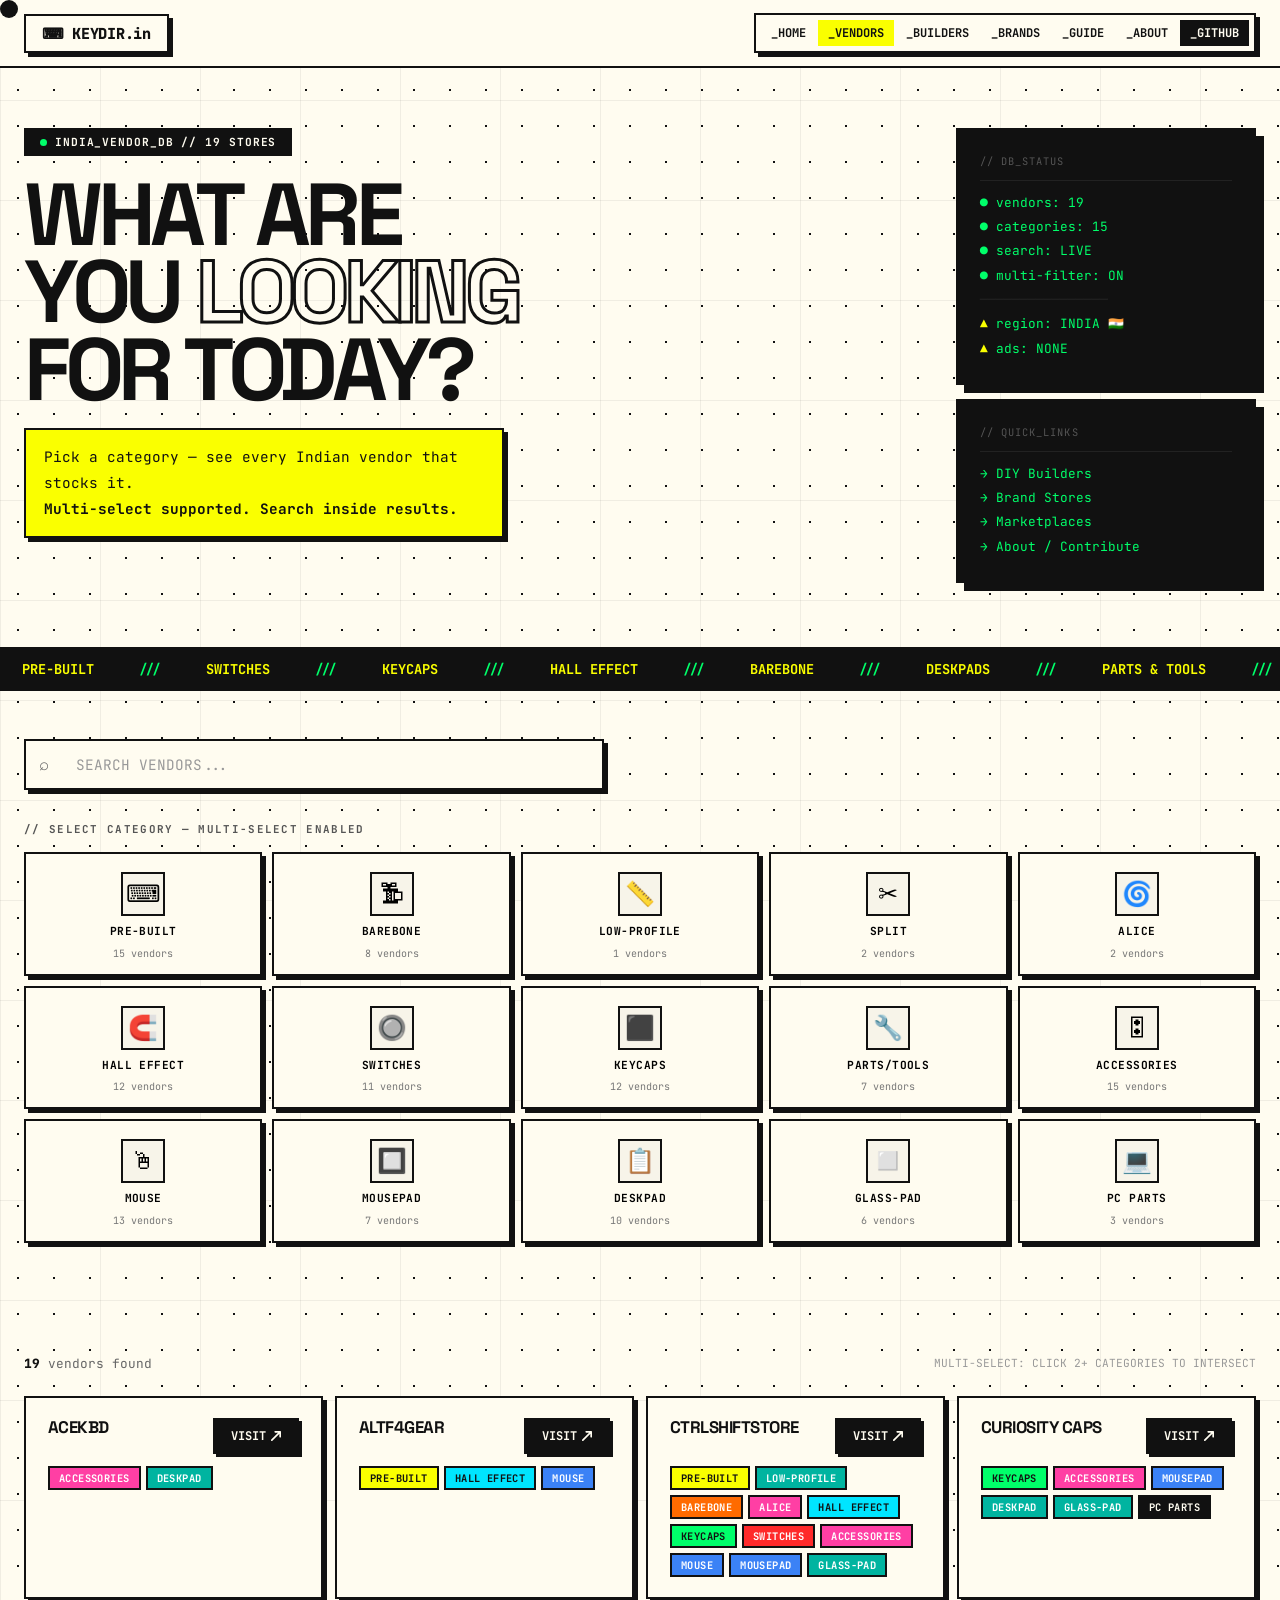
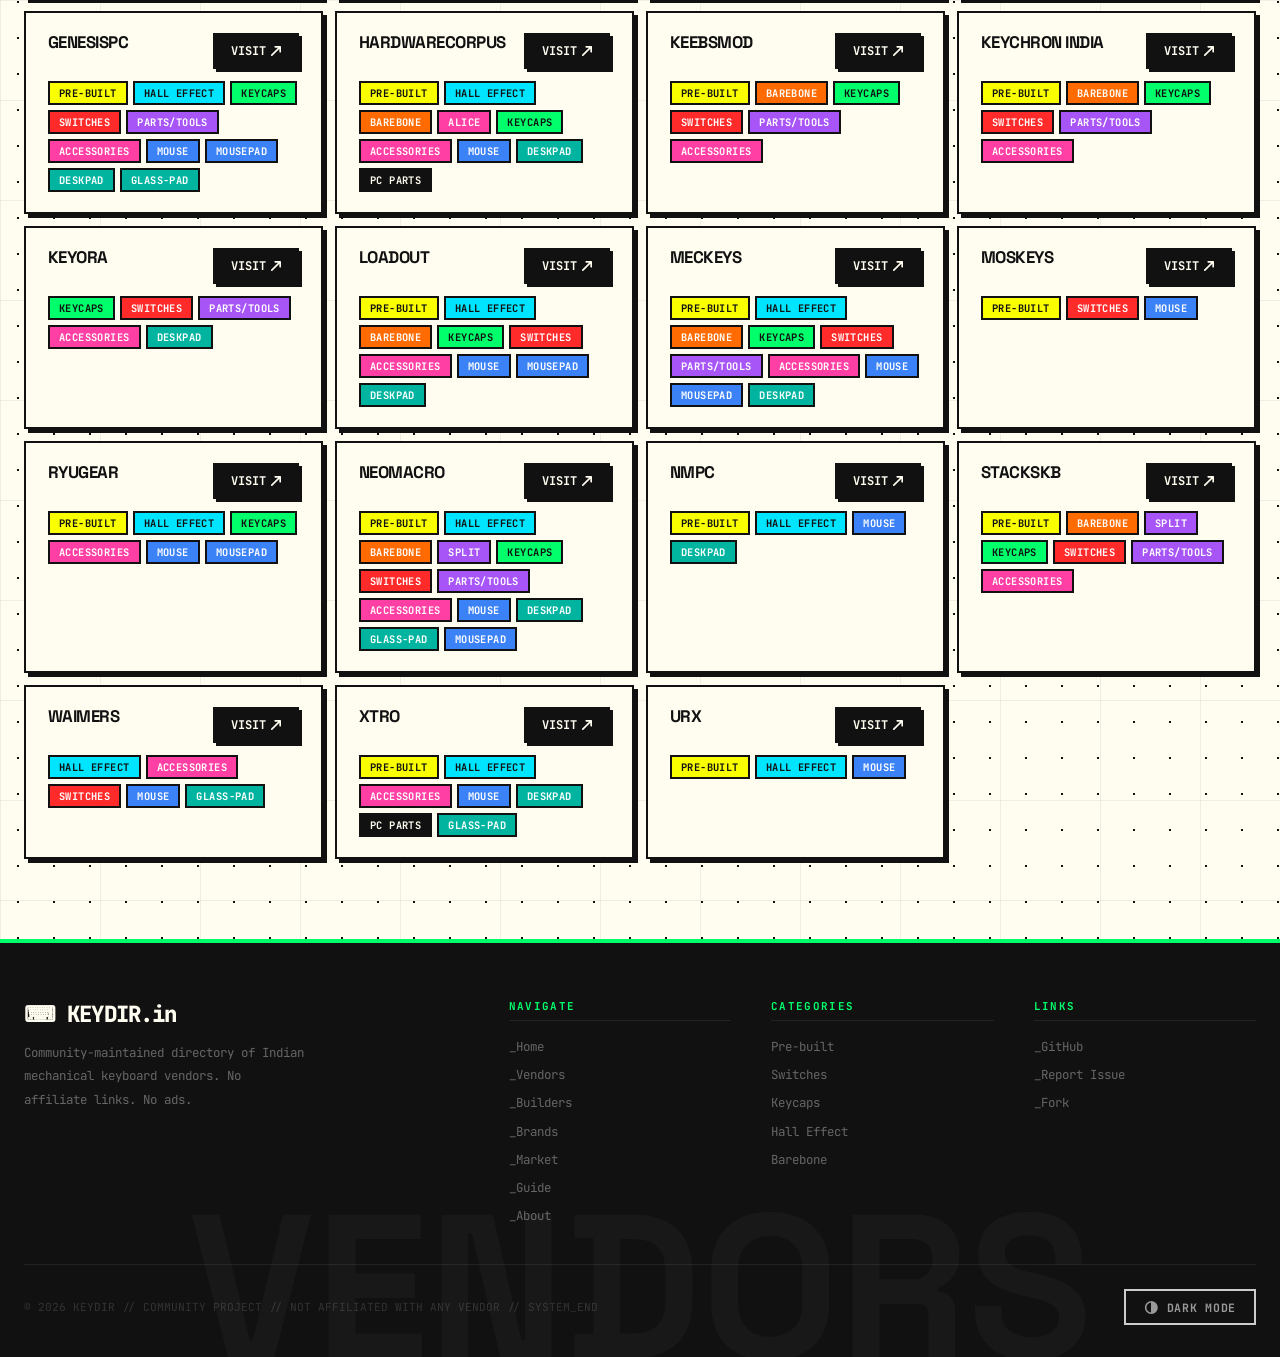
<file: vendors.html>
<!DOCTYPE html>
<html lang="en">
<head>

<meta charset="UTF-8">
<meta name="viewport" content="width=device-width, initial-scale=1.0">

<title>KEYDIR.in — India Mechanical Keyboard Directory</title>

<!-- Primary SEO -->
<meta name="description" content="India’s mechanical keyboard directory. Discover vendors, custom builders, switches, keycaps, accessories, and group buys across India — fast, raw, and community-powered.">
<link rel="canonical" href="https://keydir.in/">

<!-- Favicon (Google Search logo) -->
<link rel="icon" href="/favicon.ico" sizes="any">
<link rel="icon" type="image/png" href="/favicon.png">
<link rel="icon" type="image/png" href="favicon.png">

<!-- Theme color (mobile browser branding) -->
<meta name="theme-color" content="#000000">

<!-- Open Graph (Discord / WhatsApp / Twitter preview) -->
<meta property="og:title" content="KEYDIR.in — India Mechanical Keyboard Directory">
<meta property="og:description" content="Find keyboard vendors, builders, switches, keycaps, accessories, and group buys across India. Fast. Raw. Community-powered.">
<meta property="og:url" content="https://keydir.in/">
<meta property="og:type" content="website">
<meta property="og:image" content="https://keydir.in/favicon.png">

<!-- Twitter preview -->
<meta name="twitter:card" content="summary_large_image">
<meta name="twitter:title" content="KEYDIR.in — India Mechanical Keyboard Directory">
<meta name="twitter:description" content="India’s mechanical keyboard directory for vendors, builders, switches, keycaps, and accessories.">
<meta name="twitter:image" content="https://keydir.in/favicon.png">

<!-- Google logo schema (helps search result branding) -->
<script type="application/ld+json">
{
 "@context": "https://schema.org",
 "@type": "Organization",
 "name": "KEYDIR.in",
 "url": "https://keydir.in",
 "logo": "https://keydir.in/favicon.png"
}
</script>

<link rel="stylesheet" href="style.css">
<script src="theme.js"></script>
<style>
/* ── Vendors page ── */
.v-hero{
  padding:calc(var(--nav-h) + 60px) 24px 50px;
  max-width:1380px;margin:0 auto;
  display:grid;grid-template-columns:1fr 300px;align-items:start;gap:48px;
}
.v-hero-title{
  font-family:var(--f-d);font-size:clamp(2.8rem,7vw,5.5rem);
  font-weight:800;line-height:.88;letter-spacing:-.06em;
  text-transform:uppercase;margin-bottom:1.25rem;
}
.v-hero-title .outline{-webkit-text-stroke:3px var(--text);color:transparent}
.v-hero-sub{
  font-family:var(--f-m);font-size:.9rem;line-height:1.8;
  background:var(--yellow);border:2px solid var(--border);
  padding:14px 18px;box-shadow:var(--sh);transform:rotate(.4deg);
  display:inline-block;max-width:480px;margin-bottom:2rem;
}
/* Search */
.search-wrap{position:relative;margin-bottom:2rem;max-width:580px}
.search-wrap input{
  width:100%;padding:14px 48px 14px 50px;
  border:2px solid var(--border);background:var(--surface);
  font-family:var(--f-m);font-size:.9rem;font-weight:700;
  outline:none;box-shadow:var(--sh);transition:all .15s;
}
.search-wrap input::placeholder{color:var(--text-dim);font-weight:400}
.search-wrap input:focus{background:var(--yellow);box-shadow:var(--sh-lg);transform:translate(-2px,-2px)}
.s-icon{position:absolute;left:15px;top:50%;transform:translateY(-50%);font-size:17px;pointer-events:none;color:#666}
.s-clear{
  position:absolute;right:13px;top:50%;transform:translateY(-50%);
  background:none;border:none;font-size:22px;cursor:pointer;color:var(--text-dim);
  opacity:0;pointer-events:none;transition:opacity .15s;font-family:var(--f-m);font-weight:800;
}
.s-clear.show{opacity:1;pointer-events:auto}
.s-clear:hover{color:var(--border)}
/* Cat grid */
.cat-area{margin-bottom:3rem}
.cat-area-lbl{font-family:var(--f-m);font-size:.68rem;font-weight:700;letter-spacing:.12em;text-transform:uppercase;color:var(--text-muted);margin-bottom:1rem}
.cat-grid{display:grid;grid-template-columns:repeat(5,1fr);gap:10px}
.cat-btn{
  position:relative;
  border:2px solid var(--border);background:var(--surface);
  padding:18px 10px 14px;cursor:pointer;
  box-shadow:var(--sh);transition:all .12s;
  display:flex;flex-direction:column;align-items:center;gap:8px;
  text-align:center;
}
.cat-btn:hover{transform:translate(2px,2px);box-shadow:2px 2px 0 #111}
.cat-btn.active{transform:translate(4px,4px);box-shadow:none}
.cat-ico{font-size:1.5rem;line-height:1;width:44px;height:44px;border:2px solid var(--border);display:flex;align-items:center;justify-content:center;transition:all .12s;background:rgba(0,0,0,.03)}
.cat-lbl{font-family:var(--f-m);font-size:.7rem;font-weight:700;text-transform:uppercase;letter-spacing:.04em;line-height:1.3;transition:color .12s}
.cat-ct{font-family:var(--f-m);font-size:.63rem;color:#777}
.cat-btn.c-yellow.active{background:var(--yellow);color:#111}
.cat-btn.c-green.active{background:var(--green);color:#111}
.cat-btn.c-blue.active{background:var(--blue);color:#fff}
.cat-btn.c-pink.active{background:var(--pink);color:#fff}
.cat-btn.c-orange.active{background:var(--orange);color:#fff}
.cat-btn.c-cyan.active{background:var(--cyan);color:#111}
.cat-btn.c-red.active{background:var(--red);color:#fff}
.cat-btn.c-purple.active{background:var(--purple);color:#fff}
.cat-btn.c-black.active{background:var(--border);color:#fff}
.cat-btn.c-teal.active{background:var(--teal);color:#fff}
.cat-btn.active .cat-ico{border-color:currentColor}
/* Filter bar */
.filter-bar{
  background:var(--border);border:2px solid var(--border);
  padding:14px 20px;box-shadow:var(--sh);margin-bottom:2rem;
  display:flex;align-items:center;flex-wrap:wrap;gap:10px;
  opacity:0;max-height:0;overflow:hidden;pointer-events:none;
  transition:opacity .25s,max-height .3s,padding .3s;
}
.filter-bar.on{opacity:1;max-height:120px;pointer-events:auto}
.fb-lbl{font-family:var(--f-m);font-size:.72rem;font-weight:700;color:var(--yellow);white-space:nowrap}
.pills{display:flex;flex-wrap:wrap;gap:6px}
.pill{
  display:inline-flex;align-items:center;gap:6px;
  padding:4px 12px;border:2px solid;
  font-family:var(--f-m);font-size:.7rem;font-weight:700;
  cursor:pointer;text-transform:uppercase;
}
.pill:hover{opacity:.7}
.reset-btn{
  margin-left:auto;border:2px solid #333;background:transparent;color:var(--text-dim);
  font-family:var(--f-m);font-size:.7rem;font-weight:700;
  padding:5px 16px;cursor:pointer;text-transform:uppercase;transition:all .15s;
}
.reset-btn:hover{border-color:var(--yellow);color:var(--yellow)}
/* Results */
.result-row{display:flex;align-items:center;justify-content:space-between;margin-bottom:1.5rem;flex-wrap:wrap;gap:8px}
.result-count{font-family:var(--f-m);font-size:.8rem;color:#666}
.result-count strong{color:var(--border);font-weight:800}
/* Vendor grid */
.vgrid{display:grid;grid-template-columns:repeat(auto-fill,minmax(296px,1fr));gap:12px}
/* Vendor card */
.vcard{
  background:var(--surface);border:2px solid var(--border);box-shadow:var(--sh);
  padding:20px 22px;display:flex;flex-direction:column;gap:12px;
  transition:transform .12s,box-shadow .12s;
  animation:card-in .3s ease both;
}
@keyframes card-in{from{opacity:0;transform:translateY(10px)}to{opacity:1;transform:none}}
.vcard:hover{transform:translate(3px,3px);box-shadow:1px 1px 0 #111}
.vcard-top{display:flex;align-items:flex-start;justify-content:space-between;gap:10px}
.vcard-name{font-family:var(--f-d);font-size:1.05rem;font-weight:800;text-transform:uppercase;letter-spacing:-.03em;line-height:1.1}
.vcard-badges{display:flex;flex-wrap:wrap;gap:5px}
.badge.hl{animation:pop .2s ease}
@keyframes pop{0%{transform:scale(.8)}100%{transform:scale(1)}}
/* Empty */
.empty{
  grid-column:1/-1;border:2px solid var(--border);background:var(--surface);
  padding:4rem 2rem;text-align:center;box-shadow:var(--sh);
}
.empty-n{font-family:var(--f-m);font-size:4rem;font-weight:800;color:#ddd;display:block;margin-bottom:.5rem}
.empty p{font-family:var(--f-m);font-size:.9rem;color:#777}
/* Sidebar status */
.v-sidebar{position:sticky;top:calc(var(--nav-h)+20px)}
.sidebar-card{background:var(--border);border:2px solid var(--border);box-shadow:var(--sh-lg);padding:22px;font-family:var(--f-m);font-size:.8rem;line-height:1.9;color:var(--green);margin-bottom:14px}
.sidebar-card .s-title{color:var(--text-muted);font-size:.65rem;letter-spacing:.1em;text-transform:uppercase;margin-bottom:10px;padding-bottom:8px;border-bottom:1px solid #222}
.sidebar-card .s-line{display:flex;align-items:center;gap:8px}
.sidebar-card .ok{color:var(--green)}
.sidebar-card .dim{color:#222}
.sidebar-card .warn{color:var(--yellow)}
@media(max-width:1000px){.v-hero{grid-template-columns:1fr}.v-sidebar{display:none}}
@media(max-width:640px){.v-hero{padding-left:16px;padding-right:16px}}
@media(max-width:860px){.cat-grid{grid-template-columns:repeat(3,1fr)}}
@media(max-width:480px){.cat-grid{grid-template-columns:repeat(2,1fr)}.vgrid{grid-template-columns:1fr}}
</style>
</head>
<body>
<div id="cursor"></div><div id="prog"></div>

<nav class="navbar">
  <a href="index.html" class="nav-logo">⌨ KEYDIR.in</a>
  <div class="nav-links">
    <a href="index.html">_Home</a>
    <a href="vendors.html">_Vendors</a>
    <a href="builders.html">_Builders</a>
    <a href="brands.html">_Brands</a>
    <a href="guide.html">_Guide</a>
    <a href="about.html">_About</a>
    <a href="https://github.com/SHADOW269/Keydir.in" target="_blank" style="background:var(--text);color:var(--bg)">_GitHub</a>
  </div>
  <button class="nav-ham" id="ham"><span></span><span></span><span></span></button>
</nav>
<div id="mob-nav">
  <button id="mob-close">[ X ]</button>
  <a href="index.html">_Home</a>
  <a href="vendors.html">_Vendors</a>
  <a href="builders.html">_Builders</a>
  <a href="brands.html">_Brands</a>
  <a href="about.html">_About</a>
</div>

<!-- Hero -->
<div class="v-hero">
  <div>
    <div class="section-tag-label reveal"><span class="dot"></span> INDIA_VENDOR_DB // <span data-stat="vendors">19</span> STORES</div>
    <h1 class="v-hero-title reveal" style="transition-delay:.06s">
      WHAT ARE<br/>YOU <span class="outline">LOOKING</span><br/>FOR TODAY?
    </h1>
    <p class="v-hero-sub reveal" style="transition-delay:.12s">
      Pick a category — see every Indian vendor that stocks it.<br/><b>Multi-select supported. Search inside results.</b>
    </p>
  </div>
  <div class="v-sidebar reveal" style="transition-delay:.18s">
    <div class="sidebar-card">
      <div class="s-title">// DB_STATUS</div>
      <div class="s-line"><span class="ok">●</span> vendors: <span data-stat="vendors">19</span></div>
      <div class="s-line"><span class="ok">●</span> categories: 15</div>
      <div class="s-line"><span class="ok">●</span> search: LIVE</div>
      <div class="s-line"><span class="ok">●</span> multi-filter: ON</div>
      <div class="dim">────────────────</div>
      <div class="s-line"><span class="warn">▲</span> region: INDIA 🇮🇳</div>
      <div class="s-line"><span class="warn">▲</span> ads: NONE</div>
    </div>
    <div class="sidebar-card">
      <div class="s-title">// QUICK_LINKS</div>
      <div class="s-line"><span class="ok">→</span><a href="builders.html" style="color:var(--green);text-decoration:none">DIY Builders</a></div>
      <div class="s-line"><span class="ok">→</span><a href="brands.html" style="color:var(--green);text-decoration:none">Brand Stores</a></div>
      <div class="s-line"><span class="ok">→</span><a href="marketplace.html" style="color:var(--green);text-decoration:none">Marketplaces</a></div>
      <div class="s-line"><span class="ok">→</span><a href="about.html" style="color:var(--green);text-decoration:none">About / Contribute</a></div>
    </div>
  </div>
</div>

<!-- Marquee -->
<div class="marquee-strip">
  <div class="marquee-track">
    <span>PRE-BUILT</span><span class="sep">///</span><span>SWITCHES</span><span class="sep">///</span><span>KEYCAPS</span><span class="sep">///</span><span>HALL EFFECT</span><span class="sep">///</span><span>BAREBONE</span><span class="sep">///</span><span>DESKPADS</span><span class="sep">///</span><span>PARTS &amp; TOOLS</span><span class="sep">///</span><span>MOUSE</span><span class="sep">///</span><span>ACCESSORIES</span><span class="sep">///</span><span>PC PARTS</span><span class="sep">///</span>
    <span>PRE-BUILT</span><span class="sep">///</span><span>SWITCHES</span><span class="sep">///</span><span>KEYCAPS</span><span class="sep">///</span><span>HALL EFFECT</span><span class="sep">///</span><span>BAREBONE</span><span class="sep">///</span><span>DESKPADS</span><span class="sep">///</span><span>PARTS &amp; TOOLS</span><span class="sep">///</span><span>MOUSE</span><span class="sep">///</span><span>ACCESSORIES</span><span class="sep">///</span><span>PC PARTS</span><span class="sep">///</span>
  </div>
</div>

<!-- Main -->
<div class="page-body">
  <!-- Search -->
  <div class="search-wrap reveal" style="margin-top:3rem;transition-delay:.05s">
    <span class="s-icon">⌕</span>
    <input type="text" id="searchInput" placeholder="SEARCH VENDORS..." autocomplete="off"/>
    <button class="s-clear" id="sClear">×</button>
  </div>

  <!-- Categories -->
  <div class="cat-area reveal" id="cats" style="transition-delay:.1s">
    <div class="cat-area-lbl">// SELECT CATEGORY — MULTI-SELECT ENABLED</div>
    <div class="cat-grid" id="catGrid"></div>
  </div>

  <!-- Filter bar -->
  <div class="filter-bar" id="filterBar">
    <span class="fb-lbl">&gt; SHOWING VENDORS FOR:</span>
    <div class="pills" id="activePills"></div>
    <button class="reset-btn" id="resetAll">[ CLEAR ALL ]</button>
  </div>

  <!-- Results header -->
  <div class="result-row">
    <div class="result-count"><strong id="rCount">19</strong> vendors found</div>
    <div style="font-family:var(--f-m);font-size:.7rem;color:var(--text-dim)">MULTI-SELECT: CLICK 2+ CATEGORIES TO INTERSECT</div>
  </div>

  <!-- Vendor grid -->
  <div class="vgrid" id="vendorGrid"></div>
</div>

<footer>
  <div class="footer-inner">
    <div><div class="f-logo">⌨ KEYDIR.in</div><div class="f-desc">Community-maintained directory of Indian mechanical keyboard vendors. No affiliate links. No ads.</div></div>
    <div class="f-col"><h4>Navigate</h4><ul>
      <li><a href="index.html">_Home</a></li>
      <li><a href="vendors.html">_Vendors</a></li>
      <li><a href="builders.html">_Builders</a></li>
      <li><a href="brands.html">_Brands</a></li>
      <li><a href="marketplace.html">_Market</a></li>
      <li><a href="guide.html">_Guide</a></li>
      <li><a href="about.html">_About</a></li>
    </ul></div>
    <div class="f-col"><h4>Categories</h4><ul>
      <li><a href="vendors.html">Pre-built</a></li>
      <li><a href="vendors.html">Switches</a></li>
      <li><a href="vendors.html">Keycaps</a></li>
      <li><a href="vendors.html">Hall Effect</a></li>
      <li><a href="vendors.html">Barebone</a></li>
    </ul></div>
    <div class="f-col"><h4>Links</h4><ul>
      <li><a href="https://github.com/SHADOW269/Keydir.in" target="_blank">_GitHub</a></li>
      <li><a href="https://github.com/SHADOW269/Keydir.in/issues" target="_blank">_Report Issue</a></li>
      <li><a href="https://github.com/SHADOW269/Keydir.in/fork" target="_blank">_Fork</a></li>
    </ul></div>
  </div>
  <div class="f-bottom">
    <div class="f-copy">© 2026 KEYDIR // COMMUNITY PROJECT // NOT AFFILIATED WITH ANY VENDOR // SYSTEM_END</div>
    <button class="theme-toggle" onclick="toggleTheme()">
      <span class="tt-icon">◑</span>
      <span class="tt-label">DARK MODE</span>
    </button>
  </div>
  <div class="f-watermark">VENDORS</div>
</footer>

<script src="shared.js"></script>
<script>
/* ── Pill styles per category colour ── */
const PILL_STYLE = {
  yellow:"border:2px solid #111;background:var(--yellow);color:#111",
  green: "border:2px solid #111;background:var(--green);color:#111",
  blue:  "border:2px solid #fff;background:var(--blue);color:#fff",
  pink:  "border:2px solid #fff;background:var(--pink);color:#fff",
  orange:"border:2px solid #fff;background:var(--orange);color:#fff",
  cyan:  "border:2px solid #111;background:var(--cyan);color:#111",
  red:   "border:2px solid #fff;background:var(--red);color:#fff",
  purple:"border:2px solid #fff;background:var(--purple);color:#fff",
  black: "border:2px solid #aaa;background:#111;color:#fff",
  teal:  "border:2px solid #fff;background:var(--teal);color:#fff"
};

let sel = new Set(), q = "";

function buildCats() {
  const g = document.getElementById("catGrid");
  CAT_META.forEach(cat => {
    const n = VENDORS.filter(v => v.cats.includes(cat.id)).length;
    const btn = document.createElement("button");
    btn.className = `cat-btn c-${cat.col}`;
    btn.dataset.id = cat.id;
    btn.setAttribute("aria-pressed", "false");
    btn.innerHTML = `<div class="cat-ico">${cat.icon}</div><div class="cat-lbl">${cat.label}</div><div class="cat-ct">${n} vendors</div>`;
    btn.addEventListener("click", () => {
      sel.has(cat.id) ? sel.delete(cat.id) : sel.add(cat.id);
      syncBtns(); syncBar(); render();
    });
    g.appendChild(btn);
  });
}

function syncBtns() {
  document.querySelectorAll(".cat-btn").forEach(b => {
    const on = sel.has(b.dataset.id);
    b.classList.toggle("active", on);
    b.setAttribute("aria-pressed", on ? "true" : "false");
  });
}

function syncBar() {
  const bar = document.getElementById("filterBar");
  const pills = document.getElementById("activePills");
  pills.innerHTML = "";
  if (!sel.size) { bar.classList.remove("on"); return; }
  bar.classList.add("on");
  sel.forEach(id => {
    const cat = CAT_META.find(c => c.id === id);
    const p = document.createElement("button");
    p.className = "pill";
    p.style.cssText = PILL_STYLE[cat.col] || "";
    p.innerHTML = `${cat.icon} ${cat.label} <span style="opacity:.6">×</span>`;
    p.addEventListener("click", () => { sel.delete(id); syncBtns(); syncBar(); render(); });
    pills.appendChild(p);
  });
}

function render() {
  const g = document.getElementById("vendorGrid");
  const qL = q.toLowerCase().trim();
  const list = VENDORS.filter(v => {
    const catOk = !sel.size || [...sel].every(c => v.cats.includes(c));
    const qOk   = !qL || v.name.toLowerCase().includes(qL) || v.cats.some(c => c.toLowerCase().includes(qL));
    return catOk && qOk;
  }).sort((a, b) => !sel.size ? 0 :
    [...sel].filter(c => b.cats.includes(c)).length - [...sel].filter(c => a.cats.includes(c)).length
  );

  document.getElementById("rCount").textContent = list.length;
  g.innerHTML = "";

  if (!list.length) {
    g.innerHTML = `<div class="empty"><span class="empty-n">404</span><p>NO VENDORS FOUND FOR <strong>${[...sel].join(" + ") || qL}</strong>.<br/>Try a different combination.</p></div>`;
    return;
  }

  list.forEach((v, i) => {
    const card = document.createElement("div");
    card.className = "vcard";
    card.style.animationDelay = `${Math.min(i, 9) * .04}s`;

    const badges = v.cats.map(c =>
      `<span class="badge ${BADGE_CLS[c] || "b-gray"}${sel.has(c) ? " hl" : ""}">${c}</span>`
    ).join("");

    card.innerHTML = `
      <div class="vcard-top">
        <div class="vcard-name">${v.name}</div>
        <a href="${v.url}" target="_blank" rel="noopener" class="btn-visit">VISIT<svg viewBox="0 0 12 12" fill="none" stroke="currentColor" stroke-width="2" stroke-linecap="round" stroke-linejoin="round"><path d="M1 11L11 1M11 1H5M11 1v6"/></svg></a>
      </div>
      <div class="vcard-badges">${badges}</div>
    `;
    g.appendChild(card);
  });
}

const sIn = document.getElementById("searchInput");
const sCl = document.getElementById("sClear");
sIn.addEventListener("input", () => { q = sIn.value; sCl.classList.toggle("show", q.length > 0); render(); });
sCl.addEventListener("click", () => { q = ""; sIn.value = ""; sCl.classList.remove("show"); sIn.focus(); render(); });
document.getElementById("resetAll").addEventListener("click", () => {
  sel.clear(); q = ""; sIn.value = ""; sCl.classList.remove("show");
  syncBtns(); syncBar(); render();
});

document.addEventListener("DOMContentLoaded", () => { buildCats(); render(); });
</script>
</body>
</html>
</file>
<file: assets/css/style.css>
/* ════════════════════════════════════════
   KEYDIR — NeoBrutalist Design System v2
   ════════════════════════════════════════ */
@import url('https://fonts.googleapis.com/css2?family=JetBrains+Mono:wght@400;700;800&family=Space+Grotesk:wght@400;700;800&display=swap');

*,*::before,*::after{box-sizing:border-box;margin:0;padding:0}

/* ══════════════════════════════════════════
   LIGHT THEME (default)
══════════════════════════════════════════ */
:root {
  /* Brand palette — never changes */
  --yellow:#FAFF00;
  --green:#00FF6A;
  --blue:#3B82F6;
  --pink:#FF3FA4;
  --orange:#FF6B00;
  --red:#FF2A2A;
  --purple:#A855F7;
  --cyan:#00E5FF;
  --teal:#00B4A0;

  /* Font stacks */
  --f-d:'Space Grotesk',sans-serif;
  --f-m:'JetBrains Mono',monospace;
  --nav-h:68px;

  /* ── Light semantic tokens ── */
  --bg:#FFFCF0;
  --bg-alt:#F5F2E4;
  --surface:#FFFCF0;
  --surface-raised:#FFFFFF;
  --border:#111111;
  --border-subtle:#CCCCCC;
  --text:#111111;
  --text-inv:#FFFCF0;
  --text-muted:#555555;
  --text-dim:#999999;
  --shadow:#111111;
  --sh:4px 4px 0 var(--shadow);
  --sh-lg:8px 8px 0 var(--shadow);
  --sh-xl:12px 12px 0 var(--shadow);
  --dot-bg:#111111;
  --grid-line:rgba(0,0,0,.06);
  --marquee-bg:#111111;
  --marquee-text:#FAFF00;
  --dark-card-bg:#111111;
  --dark-card-text:#FFFCF0;
  --dark-card-muted:#666666;
  --dark-card-border:#222222;
  --cta-bg:#FAFF00;
  --cta-text:#111111;
  --cta-text-muted:#333333;
  --warn-bg:#fff0f0;
  --warn-border:#FF2A2A;
  --warn-text:#FF2A2A;
  --tip-bg:#FAFF00;
  --tip-text:#333333;
  --input-bg:#FFFCF0;
  --input-focus:#FAFF00;
  --skeleton-a:#f0f0f0;
  --skeleton-b:#e0e0e0;
}

/* ══════════════════════════════════════════
   DARK THEME
══════════════════════════════════════════ */
[data-theme="dark"] {
  --bg:#181818;
  --bg-alt:#202020;
  --surface:#222222;
  --surface-raised:#2A2A2A;
  --border:#484848;
  --border-subtle:#333333;
  --text:#F0EDD8;
  --text-inv:#181818;
  --text-muted:#A8A490;
  --text-dim:#666666;
  --shadow:#000000;
  --sh:4px 4px 0 var(--shadow);
  --sh-lg:8px 8px 0 var(--shadow);
  --sh-xl:12px 12px 0 var(--shadow);
  --dot-bg:#333333;
  --grid-line:rgba(255,255,255,.025);
  --marquee-bg:#0D0D0D;
  --marquee-text:#FAFF00;
  --dark-card-bg:#0D0D0D;
  --dark-card-text:#F0EDD8;
  --dark-card-muted:#555555;
  --dark-card-border:#2A2A2A;
  --cta-bg:#252500;
  --cta-text:#FAFF00;
  --cta-text-muted:#A8A490;
  --warn-bg:#2A0000;
  --warn-border:#FF2A2A;
  --warn-text:#FF6666;
  --tip-bg:#2A2800;
  --tip-text:#A8A490;
  --input-bg:#252525;
  --input-focus:#1E1B00;
  --skeleton-a:#2A2A2A;
  --skeleton-b:#333333;
}

/* ══════════════════════════════════════════
   BASE
══════════════════════════════════════════ */
html{scroll-behavior:smooth}

body{
  font-family:var(--f-d);
  background-color:var(--bg);
  background-image:
    radial-gradient(var(--dot-bg) 1.2px,transparent 1.2px),
    linear-gradient(to right,var(--grid-line) 1px,transparent 1px),
    linear-gradient(to bottom,var(--grid-line) 1px,transparent 1px);
  background-size:36px 36px,100px 100px,100px 100px;
  color:var(--text);
  min-height:100vh;
  overflow-x:hidden;
  transition:background-color .25s,color .25s;
}
@media(pointer:fine){*{cursor:none !important;}}
/* ── Custom cursor ── */
#cursor{
  pointer-events:none;position:fixed;z-index:9999;
  width:18px;height:18px;background:white;mix-blend-mode:difference;border-radius:50%;
  opacity:1;
  transition:width .15s,height .15s,border-radius .15s,background .15s,opacity .1s ease;
}
#cursor.off{
  opacity:0;
}
#cursor.big{
  width:30px;height:30px;background:var(--yellow);
  border-radius:50%;border:2px solid var(--border);
}

/* ── Progress bar ── */
#prog{
  position:fixed;top:0;left:0;height:3px;
  background:var(--yellow);border-bottom:1.5px solid var(--border);
  z-index:200;width:0%;transition:width .08s;
}

/* ══════════════════════════════════════════
   NAVBAR
══════════════════════════════════════════ */
.navbar{
  position:fixed;top:0;left:0;right:0;z-index:100;
  height:var(--nav-h);padding:0 24px;
  background:var(--bg);
  border-bottom:2px solid var(--border);
  display:flex;align-items:center;justify-content:space-between;
  gap:12px;
  transition:background .25s,border-color .25s;
}
.nav-logo{
  font-family:var(--f-m);font-weight:800;font-size:.95rem;letter-spacing:-.02em;
  color:var(--text);text-decoration:none;
  background:var(--surface);border:2px solid var(--border);
  padding:7px 16px;box-shadow:var(--sh);
  transition:all .12s;display:flex;align-items:center;gap:8px;white-space:nowrap;flex-shrink:0;
}
.nav-logo:hover{background:var(--yellow);color:#111;transform:translate(2px,2px);box-shadow:2px 2px 0 var(--shadow)}
.nav-links{
  display:flex;gap:2px;
  background:var(--surface);border:2px solid var(--border);
  padding:5px;box-shadow:var(--sh);
  overflow-x:auto;flex-shrink:1;
}
.nav-links a{
  font-family:var(--f-m);font-size:.75rem;font-weight:700;
  color:var(--text);text-decoration:none;padding:5px 10px;
  transition:all .1s;text-transform:uppercase;white-space:nowrap;
}
.nav-links a:hover{background:var(--text);color:var(--bg)}
.nav-links a.active{background:var(--yellow);color:#111}
.nav-ham{
  display:none;background:var(--surface);border:2px solid var(--border);
  padding:8px 10px;box-shadow:var(--sh);cursor:pointer;
  flex-direction:column;gap:4px;flex-shrink:0;
}
.nav-ham span{display:block;width:20px;height:2px;background:var(--text);transition:all .25s}
.nav-ham.open span:nth-child(1){transform:translateY(6px) rotate(45deg)}
.nav-ham.open span:nth-child(2){opacity:0}
.nav-ham.open span:nth-child(3){transform:translateY(-6px) rotate(-45deg)}

/* ── Mobile menu ── */
#mob-nav{
  display:none;position:fixed;inset:0;z-index:90;
  background:var(--yellow);
  flex-direction:column;align-items:center;justify-content:center;gap:2rem;
}
#mob-nav.open{display:flex;animation:slide-in .3s ease}
@keyframes slide-in{from{transform:translateY(-100%);opacity:0}to{transform:none;opacity:1}}
#mob-nav a{
  font-family:var(--f-m);font-size:clamp(1.4rem,5vw,2rem);font-weight:800;
  color:#111;text-decoration:none;
  border-bottom:3px solid #111;padding-bottom:4px;
  transition:all .15s;
}
#mob-nav a:hover{padding-left:12px}
#mob-close{
  position:absolute;top:16px;right:20px;
  background:#111;color:var(--yellow);
  border:2px solid #111;padding:7px 16px;
  font-family:var(--f-m);font-weight:800;font-size:.85rem;cursor:pointer;
}

/* ══════════════════════════════════════════
   MARQUEE
══════════════════════════════════════════ */
.marquee-strip{
  background:var(--marquee-bg);
  border-top:3px solid var(--border);border-bottom:3px solid var(--border);
  padding:10px 0;overflow:hidden;position:relative;z-index:2;
}
.marquee-track{display:flex;animation:march 28s linear infinite;width:max-content}
.marquee-track span{
  font-family:var(--f-m);font-size:.85rem;font-weight:700;
  color:var(--marquee-text);white-space:nowrap;padding:0 22px;
}
.marquee-track span.sep{color:var(--green)}
.marquee-strip:hover .marquee-track{animation-play-state:paused}
@keyframes march{0%{transform:translateX(0)}100%{transform:translateX(-50%)}}

/* ══════════════════════════════════════════
   LAYOUT
══════════════════════════════════════════ */
.page-body{max-width:1380px;margin:0 auto;padding:0 24px 80px}

.sec-head{
  display:flex;align-items:flex-end;justify-content:space-between;
  border-bottom:3px solid var(--border);padding-bottom:12px;margin-bottom:2rem;
  flex-wrap:wrap;gap:12px;
}
.sec-head h2{
  font-family:var(--f-d);font-size:clamp(2rem,5vw,4rem);
  font-weight:800;text-transform:uppercase;letter-spacing:-.05em;line-height:1;
}
.sec-head h2 em{font-style:normal}
.sec-tag{
  font-family:var(--f-m);font-size:.72rem;font-weight:700;
  letter-spacing:.1em;display:flex;align-items:center;gap:6px;
}
.sec-tag::before{
  content:'';display:block;width:8px;height:8px;
  background:currentColor;animation:blink 1.2s step-end infinite;
}
@keyframes blink{50%{opacity:0}}

.section-tag-label{
  display:inline-flex;align-items:center;gap:8px;
  background:var(--text);color:var(--bg);
  font-family:var(--f-m);font-size:.7rem;font-weight:700;
  padding:5px 14px;border:2px solid var(--border);margin-bottom:1.25rem;
  letter-spacing:.08em;text-transform:uppercase;
}
.section-tag-label .dot{
  width:7px;height:7px;background:var(--green);
  display:inline-block;border-radius:50%;animation:blink 1s step-end infinite;
}
@keyframes fade-up{from{opacity:0;transform:translateY(20px)}to{opacity:1;transform:none}}

/* ══════════════════════════════════════════
   BUTTONS
══════════════════════════════════════════ */
.btn-primary{
  display:inline-flex;align-items:center;gap:8px;
  padding:13px 28px;border:2px solid var(--border);
  background:var(--text);color:var(--bg);
  font-family:var(--f-m);font-size:.88rem;font-weight:700;
  text-decoration:none;text-transform:uppercase;
  box-shadow:var(--sh);transition:all .12s;cursor:pointer;
}
.btn-primary:hover{background:var(--yellow);color:#111;transform:translate(2px,2px);box-shadow:2px 2px 0 var(--shadow)}
.btn-secondary{
  display:inline-flex;align-items:center;gap:8px;
  padding:13px 28px;border:2px solid var(--border);
  background:var(--surface);color:var(--text);
  font-family:var(--f-m);font-size:.88rem;font-weight:700;
  text-decoration:none;text-transform:uppercase;
  box-shadow:var(--sh);transition:all .12s;cursor:pointer;
}
.btn-secondary:hover{background:var(--green);color:#111;transform:translate(2px,2px);box-shadow:2px 2px 0 var(--shadow)}
.btn-visit{
  display:inline-flex;align-items:center;gap:5px;
  padding:8px 16px;border:2px solid var(--border);
  background:var(--text);color:var(--bg);
  font-family:var(--f-m);font-size:.75rem;font-weight:700;
  text-decoration:none;text-transform:uppercase;
  box-shadow:3px 3px 0 var(--shadow);transition:all .12s;white-space:nowrap;
}
.btn-visit:hover{background:var(--yellow);color:#111;box-shadow:1px 1px 0 var(--shadow);transform:translate(2px,2px)}
.btn-visit svg{width:10px;height:10px;flex-shrink:0}

/* ══════════════════════════════════════════
   CARDS
══════════════════════════════════════════ */
.neo-card{
  background:var(--surface);border:2px solid var(--border);
  box-shadow:var(--sh);transition:transform .12s,box-shadow .12s,background .25s;
}
.neo-card:hover{transform:translate(3px,3px);box-shadow:1px 1px 0 var(--shadow)}
.neo-card-dark{
  background:var(--dark-card-bg);border:2px solid var(--border);
  box-shadow:var(--sh);color:var(--dark-card-text);
}

/* ══════════════════════════════════════════
   BADGES
══════════════════════════════════════════ */
.badge{
  display:inline-block;font-family:var(--f-m);font-size:.65rem;font-weight:700;
  padding:3px 9px;border:2px solid var(--border);
  text-transform:uppercase;letter-spacing:.04em;
}
.b-yellow{background:var(--yellow);color:#111}
.b-green{background:var(--green);color:#111}
.b-blue{background:var(--blue);color:#fff}
.b-pink{background:var(--pink);color:#fff}
.b-orange{background:var(--orange);color:#fff}
.b-cyan{background:var(--cyan);color:#111}
.b-red{background:var(--red);color:#fff}
.b-purple{background:var(--purple);color:#fff}
.b-black{background:var(--text);color:var(--bg)}
.b-teal{background:var(--teal);color:#fff}
.b-gray{background:#888;color:#fff}
.b-white{background:var(--bg-alt);color:var(--text)}

/* ══════════════════════════════════════════
   REVEAL ANIMATIONS
══════════════════════════════════════════ */
.reveal{opacity:0;transform:translateY(28px);transition:opacity .55s,transform .55s}
.reveal.in{opacity:1;transform:none}

/* ══════════════════════════════════════════
   THEME TOGGLE BUTTON
══════════════════════════════════════════ */
.theme-toggle{
  display:inline-flex;align-items:center;gap:8px;
  padding:8px 18px;background:transparent;
  border:2px solid var(--border-subtle);
  color:var(--text-dim);cursor:pointer;
  font-family:var(--f-m);font-size:.72rem;font-weight:700;
  text-transform:uppercase;letter-spacing:.06em;
  transition:all .15s;
}
.theme-toggle:hover{border-color:var(--yellow);color:var(--yellow);background:rgba(250,255,0,.08)}
.theme-toggle .tt-icon{font-size:1rem;line-height:1;flex-shrink:0}
.theme-toggle .tt-label{display:none}
@media(min-width:480px){.theme-toggle .tt-label{display:inline}}

/* ══════════════════════════════════════════
   FOOTER
══════════════════════════════════════════ */
footer{
  background:var(--dark-card-bg);color:var(--dark-card-text);
  border-top:4px solid var(--green);
  padding:3.5rem 24px 2rem;position:relative;overflow:hidden;
  transition:background .25s;
}
.footer-inner{
  max-width:1380px;margin:0 auto;
  display:grid;grid-template-columns:2fr 1fr 1fr 1fr;gap:2.5rem;
  margin-bottom:2rem;
}
.f-logo{font-family:var(--f-m);font-size:1.4rem;font-weight:800;margin-bottom:.75rem;letter-spacing:-.04em}
.f-desc{font-family:var(--f-m);font-size:.78rem;color:var(--dark-card-muted);line-height:1.9;max-width:280px}
.f-col h4{
  font-family:var(--f-m);font-size:.68rem;font-weight:700;
  letter-spacing:.12em;text-transform:uppercase;
  color:var(--green);margin-bottom:.9rem;
  border-bottom:1px solid var(--dark-card-border);padding-bottom:7px;
}
.f-col ul{list-style:none}
.f-col li{margin-bottom:.45rem}
.f-col a{font-family:var(--f-m);font-size:.78rem;color:var(--dark-card-muted);text-decoration:none;transition:color .15s}
.f-col a:hover{color:var(--green)}
.f-bottom{
  max-width:1380px;margin:0 auto;
  padding-top:1.5rem;border-top:1px solid var(--dark-card-border);
  display:flex;align-items:center;justify-content:space-between;
  flex-wrap:wrap;gap:12px;
}
.f-copy{font-family:var(--f-m);font-size:.7rem;color:#333}
[data-theme="dark"] .f-copy{color:#444}
.f-watermark{
  position:absolute;bottom:-2rem;left:0;right:0;text-align:center;
  font-family:var(--f-d);font-size:16vw;font-weight:800;
  color:rgba(255,255,255,.03);line-height:1;pointer-events:none;user-select:none;
}

/* ══════════════════════════════════════════
   SHARED HERO
══════════════════════════════════════════ */
.page-hero{padding:calc(var(--nav-h) + 60px) 24px 60px;max-width:1380px;margin:0 auto}
.page-hero-title{
  font-family:var(--f-d);font-size:clamp(3rem,8vw,6.5rem);
  font-weight:800;line-height:.88;letter-spacing:-.06em;
  text-transform:uppercase;margin-bottom:1.25rem;
}
.page-hero-title .outline{-webkit-text-stroke:3px var(--border);color:transparent}
.page-hero-sub{
  font-family:var(--f-m);font-size:.95rem;line-height:1.75;
  max-width:500px;background:var(--yellow);border:2px solid var(--border);
  padding:14px 18px;box-shadow:var(--sh);transform:rotate(.4deg);
  display:inline-block;margin-bottom:2rem;color:#111;
}

/* ── Stat box ── */
.stat-box{
  background:var(--surface);border:2px solid var(--border);
  padding:16px 22px;box-shadow:var(--sh);text-align:center;min-width:100px;
}
.stat-num{font-family:var(--f-m);font-size:2rem;font-weight:800;line-height:1;display:block;color:var(--text)}
.stat-label{font-family:var(--f-m);font-size:.62rem;font-weight:700;letter-spacing:.1em;text-transform:uppercase;color:var(--text-muted);margin-top:3px;display:block}

/* ══════════════════════════════════════════
   DARK MODE — INLINE STYLE OVERRIDES
   These fix hardcoded color values in HTML
══════════════════════════════════════════ */

/* Hero outlines */
[data-theme="dark"] .about-title .outline,
[data-theme="dark"] .br-title .outline,
[data-theme="dark"] .b-title .outline,
[data-theme="dark"] .g-title .outline,
[data-theme="dark"] .v-hero-title .outline,
[data-theme="dark"] .hero-title .outline{
  -webkit-text-stroke:3px var(--text);
  color:transparent;
}

/* Yellow sub boxes always stay yellow with dark text */
[data-theme="dark"] .about-sub,
[data-theme="dark"] .v-hero-sub,
[data-theme="dark"] .br-sub,
[data-theme="dark"] .b-sub,
[data-theme="dark"] .g-sub,
[data-theme="dark"] .hero-sub{color:#111 !important}

/* ── Vendor card (vendors.html) ── */
[data-theme="dark"] .vcard{background:var(--surface);border-color:var(--border);color:var(--text)}

/* ── Cat buttons (vendors.html) ── */
[data-theme="dark"] .cat-btn{background:var(--surface);border-color:var(--border);color:var(--text)}
[data-theme="dark"] .cat-ico{background:rgba(255,255,255,.04);border-color:var(--border)}
[data-theme="dark"] .cat-ct{color:var(--text-dim)}
[data-theme="dark"] .filter-bar{background:var(--dark-card-bg);border-color:#333}

/* ── Search input (vendors.html) ── */
[data-theme="dark"] .search-wrap input{background:var(--input-bg);border-color:var(--border);color:var(--text)}
[data-theme="dark"] .search-wrap input::placeholder{color:var(--text-dim)}
[data-theme="dark"] .search-wrap input:focus{background:var(--input-focus)}

/* ── Terminal (index.html) ── */
[data-theme="dark"] .terminal{background:#0D0D0D;border-color:#333}
[data-theme="dark"] .terminal .t-dim{color:#1a1a1a}

/* ── Feat grid (index.html) ── */
[data-theme="dark"] .feat-grid{background:var(--surface);border-color:var(--border)}
[data-theme="dark"] .feat-item{background:var(--surface) !important;color:var(--text);border-color:var(--border)}
[data-theme="dark"] .feat-item:hover{background:var(--surface-raised) !important}
[data-theme="dark"] .feat-desc{color:var(--text-muted)}
[data-theme="dark"] .feat-item:hover .feat-name{text-decoration:underline}

/* ── Cat preview (index.html) ── */
[data-theme="dark"] .cat-prev-btn{background:var(--surface);border-color:var(--border);color:var(--text)}
[data-theme="dark"] .cpb-count{color:var(--text-dim)}

/* ── Stats row (index.html) ── */
[data-theme="dark"] .stats-row{border-color:var(--border)}
[data-theme="dark"] .stat-item{background:var(--surface);border-color:var(--border);color:var(--text)}
[data-theme="dark"] .stat-item:nth-child(odd){background:var(--dark-card-bg);color:var(--dark-card-text)}
[data-theme="dark"] .stat-item:nth-child(odd) .stat-lbl{color:var(--dark-card-muted)}
[data-theme="dark"] .stat-big{color:inherit}

/* ── CTA wrap (index.html) ── */
[data-theme="dark"] .cta-wrap{
  background:var(--cta-bg) !important;
  border-color:var(--border) !important;
}
[data-theme="dark"] .cta-wrap *{color:var(--cta-text) !important}
[data-theme="dark"] .cta-wrap p{color:var(--cta-text-muted) !important}
[data-theme="dark"] .cta-wrap .btn-primary{background:var(--yellow);color:#111 !important;border-color:#111}
[data-theme="dark"] .cta-wrap .btn-secondary{background:transparent;color:var(--yellow) !important;border-color:var(--yellow)}

/* ── Brand cards (brands.html) ── */
[data-theme="dark"] .brand-card{background:var(--surface);border-color:var(--border)}
[data-theme="dark"] .brand-card-foot{background:rgba(255,255,255,.03);border-color:var(--border)}
[data-theme="dark"] .brand-spec{color:var(--text-muted)}
[data-theme="dark"] .brand-number{color:var(--text-dim)}
[data-theme="dark"] .stat-strip{background:var(--surface);border-color:var(--border)}
[data-theme="dark"] .ss-item{border-color:var(--border)}
[data-theme="dark"] .ss-item:nth-child(even){background:var(--dark-card-bg) !important}
[data-theme="dark"] .ss-num{color:inherit}
[data-theme="dark"] .ss-lbl{color:var(--dark-card-muted)}
[data-theme="dark"] .disclaimer{background:var(--dark-card-bg);border-color:#333}
[data-theme="dark"] .disc-text{color:var(--dark-card-muted)}
[data-theme="dark"] .disc-text strong{color:var(--green)}

/* ── Marketplace cards (brands.html) ── */
[data-theme="dark"] #marketplaceGrid a{border-color:var(--border)}

/* ── Builder cards (builders.html) ── */
[data-theme="dark"] .builder-card{background:var(--surface);border-color:var(--border)}
[data-theme="dark"] .builder-card-bot{background:rgba(255,255,255,.03);border-color:var(--border)}
[data-theme="dark"] .builder-desc{color:var(--text-muted)}
[data-theme="dark"] .info-box{background:var(--dark-card-bg);border-color:#333}
[data-theme="dark"] .info-box p{color:var(--dark-card-muted)}
[data-theme="dark"] .info-box strong{color:var(--green)}
[data-theme="dark"] .info-box a{color:var(--green)}
[data-theme="dark"] .feature-strip{background:var(--surface);border-color:var(--border)}
[data-theme="dark"] .feature-strip-item{border-color:var(--border)}
[data-theme="dark"] .fs-desc{color:var(--text-muted)}
[data-theme="dark"] .fs-title{color:var(--text)}

/* ── Guide (guide.html) ── */
[data-theme="dark"] .toc{background:var(--dark-card-bg);border-color:#333}
[data-theme="dark"] .toc-item{border-color:#222;color:var(--green)}
[data-theme="dark"] .toc-item:hover{background:var(--green);color:#111;border-color:var(--green)}
[data-theme="dark"] .toc-n{color:#444}
[data-theme="dark"] .quickstart{background:var(--dark-card-bg);border-color:#333}
[data-theme="dark"] .qs-title{color:var(--dark-card-text)}
[data-theme="dark"] .qs-sub{color:var(--dark-card-muted)}
[data-theme="dark"] .qs-step{border-color:#333;color:var(--text-muted)}
[data-theme="dark"] .qs-step.qs-highlight{background:var(--yellow);color:#111;border-color:var(--yellow)}
[data-theme="dark"] .qs-step.qs-green{background:var(--green);color:#111;border-color:var(--green)}
[data-theme="dark"] .qs-arrow{color:#444}
[data-theme="dark"] .type-card{background:var(--surface);border-color:var(--border)}
[data-theme="dark"] .type-desc{color:var(--text-muted)}
[data-theme="dark"] .type-name{color:var(--text)}
[data-theme="dark"] .guide-section{border-color:var(--border)}
[data-theme="dark"] .gs-header{background:var(--surface)}
[data-theme="dark"] .gs-header:hover{background:var(--surface-raised)}
[data-theme="dark"] .gs-title{color:var(--text)}
[data-theme="dark"] .gs-num{color:var(--text-dim)}
[data-theme="dark"] .gs-chevron{color:var(--text-dim)}
[data-theme="dark"] .gs-body{background:var(--bg)}
[data-theme="dark"] .gs-desc{color:var(--text-muted)}
[data-theme="dark"] .gs-desc strong{color:var(--text)}
[data-theme="dark"] .gs-desc a{color:var(--text)}
[data-theme="dark"] .step{background:var(--surface);border-color:var(--border);box-shadow:3px 3px 0 var(--shadow)}
[data-theme="dark"] .step-n{background:var(--text);color:var(--bg)}
[data-theme="dark"] .step-text{color:var(--text-muted)}
[data-theme="dark"] .step-text strong{color:var(--text)}
[data-theme="dark"] .pro-tip{background:var(--tip-bg);border-color:var(--border)}
[data-theme="dark"] .pt-text{color:var(--tip-text)}
[data-theme="dark"] .pt-text strong{color:var(--text)}
[data-theme="dark"] .warn-box{background:var(--warn-bg);border-color:var(--warn-border)}
[data-theme="dark"] .wt-text{color:var(--warn-text)}
[data-theme="dark"] .wt-text strong{color:var(--warn-text)}
[data-theme="dark"] .tool-pill{background:var(--surface);border-color:var(--border);color:var(--text)}
[data-theme="dark"] .glos-card{background:var(--surface);border-color:var(--border);box-shadow:3px 3px 0 var(--shadow)}
[data-theme="dark"] .glos-term{color:var(--text)}
[data-theme="dark"] .glos-def{color:var(--text-muted)}
[data-theme="dark"] .practice-card{background:var(--surface);border-color:var(--border);color:var(--text)}
[data-theme="dark"] .practice-card:hover{background:#2A2800;color:var(--yellow)}
[data-theme="dark"] .practice-desc{color:var(--text-muted)}
[data-theme="dark"] .practice-card:hover .practice-desc{color:var(--text-muted)}
[data-theme="dark"] .community-card{border-color:var(--border)}

/* ── About (about.html) ── */
[data-theme="dark"] .repo-card{background:#0D0D0D;border-color:#333}
[data-theme="dark"] .repo-card-desc{color:#555}
[data-theme="dark"] .repo-card-icon{border-color:#333;background:rgba(255,255,255,.04)}
[data-theme="dark"] .contributor-card{background:var(--surface);border-color:var(--border);color:var(--text)}
[data-theme="dark"] .contributor-card:hover{background:#2A2800}
[data-theme="dark"] .contributor-name{color:var(--text)}
[data-theme="dark"] .contributor-commits{color:var(--text-dim)}
[data-theme="dark"] .contrib-skeleton{background:var(--surface);border-color:var(--border)}
[data-theme="dark"] .skel-avatar{
  background:linear-gradient(90deg,#2A2A2A 25%,#333 50%,#2A2A2A 75%);
  background-size:200% 100%;border-color:#333;
}
[data-theme="dark"] .skel-line{
  background:linear-gradient(90deg,#2A2A2A 25%,#333 50%,#2A2A2A 75%);
  background-size:200% 100%;
}
[data-theme="dark"] .info-card{background:#0D0D0D;border-color:#333}
[data-theme="dark"] .info-list li{border-color:#1A1A1A;color:#666}

/* ── Vendors sidebar ── */
[data-theme="dark"] .sidebar-card{background:#0D0D0D;border-color:#333;color:var(--green)}
[data-theme="dark"] .sidebar-card .s-line{color:var(--green)}
[data-theme="dark"] .sidebar-card .s-dim{color:#1a1a1a}
[data-theme="dark"] .sidebar-card .s-warn{color:var(--yellow)}
[data-theme="dark"] .sidebar-card a{color:var(--green)}

/* ══════════════════════════════════════════
   RESPONSIVE
══════════════════════════════════════════ */
@media(max-width:1100px){
  .footer-inner{grid-template-columns:1fr 1fr;gap:2rem}
}
@media(max-width:900px){
  .nav-links{display:none}
  .nav-ham{display:flex}
}
@media(max-width:600px){
  .footer-inner{grid-template-columns:1fr}
  .page-body{padding:0 16px 60px}
  .f-bottom{flex-direction:column;align-items:flex-start;gap:10px}
  .section-tag-label{font-size:.62rem;padding:4px 10px}
}
</file>
<file: style.css>
/* ════════════════════════════════════════
   KEYDIR — NeoBrutalist Design System v2
   ════════════════════════════════════════ */
@import url('https://fonts.googleapis.com/css2?family=JetBrains+Mono:wght@400;700;800&family=Space+Grotesk:wght@400;700;800&display=swap');

*,*::before,*::after{box-sizing:border-box;margin:0;padding:0}

/* ══════════════════════════════════════════
   LIGHT THEME (default)
══════════════════════════════════════════ */
:root {
  /* Brand palette — never changes */
  --yellow:#FAFF00;
  --green:#00FF6A;
  --blue:#3B82F6;
  --pink:#FF3FA4;
  --orange:#FF6B00;
  --red:#FF2A2A;
  --purple:#A855F7;
  --cyan:#00E5FF;
  --teal:#00B4A0;

  /* Font stacks */
  --f-d:'Space Grotesk',sans-serif;
  --f-m:'JetBrains Mono',monospace;
  --nav-h:68px;

  /* ── Light semantic tokens ── */
  --bg:#FFFCF0;
  --bg-alt:#F5F2E4;
  --surface:#FFFCF0;
  --surface-raised:#FFFFFF;
  --border:#111111;
  --border-subtle:#CCCCCC;
  --text:#111111;
  --text-inv:#FFFCF0;
  --text-muted:#555555;
  --text-dim:#999999;
  --shadow:#111111;
  --sh:4px 4px 0 var(--shadow);
  --sh-lg:8px 8px 0 var(--shadow);
  --sh-xl:12px 12px 0 var(--shadow);
  --dot-bg:#111111;
  --grid-line:rgba(0,0,0,.06);
  --marquee-bg:#111111;
  --marquee-text:#FAFF00;
  --dark-card-bg:#111111;
  --dark-card-text:#FFFCF0;
  --dark-card-muted:#666666;
  --dark-card-border:#222222;
  --cta-bg:#FAFF00;
  --cta-text:#111111;
  --cta-text-muted:#333333;
  --warn-bg:#fff0f0;
  --warn-border:#FF2A2A;
  --warn-text:#FF2A2A;
  --tip-bg:#FAFF00;
  --tip-text:#333333;
  --input-bg:#FFFCF0;
  --input-focus:#FAFF00;
  --skeleton-a:#f0f0f0;
  --skeleton-b:#e0e0e0;
}

/* ══════════════════════════════════════════
   DARK THEME
══════════════════════════════════════════ */
[data-theme="dark"] {
  --bg:#181818;
  --bg-alt:#202020;
  --surface:#222222;
  --surface-raised:#2A2A2A;
  --border:#484848;
  --border-subtle:#333333;
  --text:#F0EDD8;
  --text-inv:#181818;
  --text-muted:#A8A490;
  --text-dim:#666666;
  --shadow:#000000;
  --sh:4px 4px 0 var(--shadow);
  --sh-lg:8px 8px 0 var(--shadow);
  --sh-xl:12px 12px 0 var(--shadow);
  --dot-bg:#333333;
  --grid-line:rgba(255,255,255,.025);
  --marquee-bg:#0D0D0D;
  --marquee-text:#FAFF00;
  --dark-card-bg:#0D0D0D;
  --dark-card-text:#F0EDD8;
  --dark-card-muted:#555555;
  --dark-card-border:#2A2A2A;
  --cta-bg:#252500;
  --cta-text:#FAFF00;
  --cta-text-muted:#A8A490;
  --warn-bg:#2A0000;
  --warn-border:#FF2A2A;
  --warn-text:#FF6666;
  --tip-bg:#2A2800;
  --tip-text:#A8A490;
  --input-bg:#252525;
  --input-focus:#1E1B00;
  --skeleton-a:#2A2A2A;
  --skeleton-b:#333333;
}

/* ══════════════════════════════════════════
   BASE
══════════════════════════════════════════ */
html{scroll-behavior:smooth}

body{
  font-family:var(--f-d);
  background-color:var(--bg);
  background-image:
    radial-gradient(var(--dot-bg) 1.2px,transparent 1.2px),
    linear-gradient(to right,var(--grid-line) 1px,transparent 1px),
    linear-gradient(to bottom,var(--grid-line) 1px,transparent 1px);
  background-size:36px 36px,100px 100px,100px 100px;
  color:var(--text);
  min-height:100vh;
  overflow-x:hidden;
  transition:background-color .25s,color .25s;
}
@media(pointer:fine){
  *, *::before, *::after { cursor: none !important; }
}


/* ── Custom cursor ── */
#cursor{
  pointer-events:none;position:fixed;z-index:9999;
  width:18px;height:18px;background:var(--text);border-radius:50%;
  opacity:1;
  transition:width .15s,height .15s,border-radius .15s,background .15s,opacity .25s ease;
}
#cursor.off{
  opacity:0;
}
#cursor.big{
  width:54px;height:54px;background:var(--yellow);
  border-radius:0;border:2px solid var(--border);
}

/* ── Progress bar ── */
#prog{
  position:fixed;top:0;left:0;height:3px;
  background:var(--yellow);border-bottom:1.5px solid var(--border);
  z-index:200;width:0%;transition:width .08s;
}

/* ══════════════════════════════════════════
   NAVBAR
══════════════════════════════════════════ */
.navbar{
  position:fixed;top:0;left:0;right:0;z-index:100;
  height:var(--nav-h);padding:0 24px;
  background:var(--bg);
  border-bottom:2px solid var(--border);
  display:flex;align-items:center;justify-content:space-between;
  gap:12px;
  transition:background .25s,border-color .25s;
}
.nav-logo{
  font-family:var(--f-m);font-weight:800;font-size:.95rem;letter-spacing:-.02em;
  color:var(--text);text-decoration:none;
  background:var(--surface);border:2px solid var(--border);
  padding:7px 16px;box-shadow:var(--sh);
  transition:all .12s;display:flex;align-items:center;gap:8px;white-space:nowrap;flex-shrink:0;
}
.nav-logo.hov{background:var(--yellow);color:#111;transform:translate(2px,2px);box-shadow:2px 2px 0 var(--shadow)}
.nav-links{
  display:flex;gap:2px;
  background:var(--surface);border:2px solid var(--border);
  padding:5px;box-shadow:var(--sh);
  overflow-x:auto;flex-shrink:1;
}
.nav-links a{
  font-family:var(--f-m);font-size:.75rem;font-weight:700;
  color:var(--text);text-decoration:none;padding:5px 10px;
  transition:all .1s;text-transform:uppercase;white-space:nowrap;
}
.nav-links a.hov{background:var(--text);color:var(--bg)}
.nav-links a.active{background:var(--yellow);color:#111}
.nav-ham{
  display:none;background:var(--surface);border:2px solid var(--border);
  padding:8px 10px;box-shadow:var(--sh);cursor:pointer;
  flex-direction:column;gap:4px;flex-shrink:0;
}
.nav-ham span{display:block;width:20px;height:2px;background:var(--text);transition:all .25s}
.nav-ham.open span:nth-child(1){transform:translateY(6px) rotate(45deg)}
.nav-ham.open span:nth-child(2){opacity:0}
.nav-ham.open span:nth-child(3){transform:translateY(-6px) rotate(-45deg)}

/* ── Mobile menu ── */
#mob-nav{
  display:none;position:fixed;inset:0;z-index:90;
  background:var(--yellow);
  flex-direction:column;align-items:center;justify-content:center;gap:2rem;
}
#mob-nav.open{display:flex;animation:slide-in .3s ease}
@keyframes slide-in{from{transform:translateY(-100%);opacity:0}to{transform:none;opacity:1}}
#mob-nav a{
  font-family:var(--f-m);font-size:clamp(1.4rem,5vw,2rem);font-weight:800;
  color:#111;text-decoration:none;
  border-bottom:3px solid #111;padding-bottom:4px;
  transition:all .15s;
}
#mob-nav a:hover{padding-left:12px}
#mob-close{
  position:absolute;top:16px;right:20px;
  background:#111;color:var(--yellow);
  border:2px solid #111;padding:7px 16px;
  font-family:var(--f-m);font-weight:800;font-size:.85rem;cursor:pointer;
}

/* ══════════════════════════════════════════
   MARQUEE
══════════════════════════════════════════ */
.marquee-strip{
  background:var(--marquee-bg);
  border-top:3px solid var(--border);border-bottom:3px solid var(--border);
  padding:10px 0;overflow:hidden;position:relative;z-index:2;
}
.marquee-track{display:flex;animation:march 28s linear infinite;width:max-content}
.marquee-track span{
  font-family:var(--f-m);font-size:.85rem;font-weight:700;
  color:var(--marquee-text);white-space:nowrap;padding:0 22px;
}
.marquee-track span.sep{color:var(--green)}
.marquee-strip:hover .marquee-track{animation-play-state:paused}
@keyframes march{0%{transform:translateX(0)}100%{transform:translateX(-50%)}}

/* ══════════════════════════════════════════
   LAYOUT
══════════════════════════════════════════ */
.page-body{max-width:1380px;margin:0 auto;padding:0 24px 80px}

.sec-head{
  display:flex;align-items:flex-end;justify-content:space-between;
  border-bottom:3px solid var(--border);padding-bottom:12px;margin-bottom:2rem;
  flex-wrap:wrap;gap:12px;
}
.sec-head h2{
  font-family:var(--f-d);font-size:clamp(2rem,5vw,4rem);
  font-weight:800;text-transform:uppercase;letter-spacing:-.05em;line-height:1;
}
.sec-head h2 em{font-style:normal}
.sec-tag{
  font-family:var(--f-m);font-size:.72rem;font-weight:700;
  letter-spacing:.1em;display:flex;align-items:center;gap:6px;
}
.sec-tag::before{
  content:'';display:block;width:8px;height:8px;
  background:currentColor;animation:blink 1.2s step-end infinite;
}
@keyframes blink{50%{opacity:0}}

.section-tag-label{
  display:inline-flex;align-items:center;gap:8px;
  background:var(--text);color:var(--bg);
  font-family:var(--f-m);font-size:.7rem;font-weight:700;
  padding:5px 14px;border:2px solid var(--border);margin-bottom:1.25rem;
  letter-spacing:.08em;text-transform:uppercase;
}
.section-tag-label .dot{
  width:7px;height:7px;background:var(--green);
  display:inline-block;border-radius:50%;animation:blink 1s step-end infinite;
}
@keyframes fade-up{from{opacity:0;transform:translateY(20px)}to{opacity:1;transform:none}}

/* ══════════════════════════════════════════
   BUTTONS
══════════════════════════════════════════ */
.btn-primary{
  display:inline-flex;align-items:center;gap:8px;
  padding:13px 28px;border:2px solid var(--border);
  background:var(--text);color:var(--bg);
  font-family:var(--f-m);font-size:.88rem;font-weight:700;
  text-decoration:none;text-transform:uppercase;
  box-shadow:var(--sh);transition:all .12s;cursor:pointer;
}
.btn-primary.hov{background:var(--yellow);color:#111;transform:translate(2px,2px);box-shadow:2px 2px 0 var(--shadow)}
.btn-secondary{
  display:inline-flex;align-items:center;gap:8px;
  padding:13px 28px;border:2px solid var(--border);
  background:var(--surface);color:var(--text);
  font-family:var(--f-m);font-size:.88rem;font-weight:700;
  text-decoration:none;text-transform:uppercase;
  box-shadow:var(--sh);transition:all .12s;cursor:pointer;
}
.btn-secondary.hov{background:var(--green);color:#111;transform:translate(2px,2px);box-shadow:2px 2px 0 var(--shadow)}
.btn-visit{
  display:inline-flex;align-items:center;gap:5px;
  padding:8px 16px;border:2px solid var(--border);
  background:var(--text);color:var(--bg);
  font-family:var(--f-m);font-size:.75rem;font-weight:700;
  text-decoration:none;text-transform:uppercase;
  box-shadow:3px 3px 0 var(--shadow);transition:all .12s;white-space:nowrap;
}
.btn-visit.hov{background:var(--yellow);color:#111;box-shadow:1px 1px 0 var(--shadow);transform:translate(2px,2px)}
.btn-visit svg{width:10px;height:10px;flex-shrink:0}

/* ══════════════════════════════════════════
   CARDS
══════════════════════════════════════════ */
.neo-card{
  background:var(--surface);border:2px solid var(--border);
  box-shadow:var(--sh);transition:transform .12s,box-shadow .12s,background .25s;
}
.neo-card:hover{transform:translate(3px,3px);box-shadow:1px 1px 0 var(--shadow)}
.neo-card-dark{
  background:var(--dark-card-bg);border:2px solid var(--border);
  box-shadow:var(--sh);color:var(--dark-card-text);
}

/* ══════════════════════════════════════════
   BADGES
══════════════════════════════════════════ */
.badge{
  display:inline-block;font-family:var(--f-m);font-size:.65rem;font-weight:700;
  padding:3px 9px;border:2px solid var(--border);
  text-transform:uppercase;letter-spacing:.04em;
}
.b-yellow{background:var(--yellow);color:#111}
.b-green{background:var(--green);color:#111}
.b-blue{background:var(--blue);color:#fff}
.b-pink{background:var(--pink);color:#fff}
.b-orange{background:var(--orange);color:#fff}
.b-cyan{background:var(--cyan);color:#111}
.b-red{background:var(--red);color:#fff}
.b-purple{background:var(--purple);color:#fff}
.b-black{background:var(--text);color:var(--bg)}
.b-teal{background:var(--teal);color:#fff}
.b-gray{background:#888;color:#fff}
.b-white{background:var(--bg-alt);color:var(--text)}

/* ══════════════════════════════════════════
   REVEAL ANIMATIONS
══════════════════════════════════════════ */
.reveal{opacity:0;transform:translateY(28px);transition:opacity .55s,transform .55s}
.reveal.in{opacity:1;transform:none}

/* ══════════════════════════════════════════
   THEME TOGGLE BUTTON
══════════════════════════════════════════ */
.theme-toggle{
  display:inline-flex;align-items:center;gap:8px;
  padding:8px 18px;background:transparent;
  border:2px solid var(--border-subtle);
  color:var(--text-dim);cursor:pointer;
  font-family:var(--f-m);font-size:.72rem;font-weight:700;
  text-transform:uppercase;letter-spacing:.06em;
  transition:all .15s;
}
.theme-toggle:hover{border-color:var(--yellow);color:var(--yellow);background:rgba(250,255,0,.08)}
.theme-toggle .tt-icon{font-size:1rem;line-height:1;flex-shrink:0}
.theme-toggle .tt-label{display:none}
@media(min-width:480px){.theme-toggle .tt-label{display:inline}}

/* ══════════════════════════════════════════
   FOOTER
══════════════════════════════════════════ */
footer{
  background:var(--dark-card-bg);color:var(--dark-card-text);
  border-top:4px solid var(--green);
  padding:3.5rem 24px 2rem;position:relative;overflow:hidden;
  transition:background .25s;
}
.footer-inner{
  max-width:1380px;margin:0 auto;
  display:grid;grid-template-columns:2fr 1fr 1fr 1fr;gap:2.5rem;
  margin-bottom:2rem;
}
.f-logo{font-family:var(--f-m);font-size:1.4rem;font-weight:800;margin-bottom:.75rem;letter-spacing:-.04em}
.f-desc{font-family:var(--f-m);font-size:.78rem;color:var(--dark-card-muted);line-height:1.9;max-width:280px}
.f-col h4{
  font-family:var(--f-m);font-size:.68rem;font-weight:700;
  letter-spacing:.12em;text-transform:uppercase;
  color:var(--green);margin-bottom:.9rem;
  border-bottom:1px solid var(--dark-card-border);padding-bottom:7px;
}
.f-col ul{list-style:none}
.f-col li{margin-bottom:.45rem}
.f-col a{font-family:var(--f-m);font-size:.78rem;color:var(--dark-card-muted);text-decoration:none;transition:color .15s}
.f-col a:hover{color:var(--green)}
.f-bottom{
  max-width:1380px;margin:0 auto;
  padding-top:1.5rem;border-top:1px solid var(--dark-card-border);
  display:flex;align-items:center;justify-content:space-between;
  flex-wrap:wrap;gap:12px;
}
.f-copy{font-family:var(--f-m);font-size:.7rem;color:#333}
[data-theme="dark"] .f-copy{color:#444}
.f-watermark{
  position:absolute;bottom:-2rem;left:0;right:0;text-align:center;
  font-family:var(--f-d);font-size:16vw;font-weight:800;
  color:rgba(255,255,255,.03);line-height:1;pointer-events:none;user-select:none;
}

/* ══════════════════════════════════════════
   SHARED HERO
══════════════════════════════════════════ */
.page-hero{padding:calc(var(--nav-h) + 60px) 24px 60px;max-width:1380px;margin:0 auto}
.page-hero-title{
  font-family:var(--f-d);font-size:clamp(3rem,8vw,6.5rem);
  font-weight:800;line-height:.88;letter-spacing:-.06em;
  text-transform:uppercase;margin-bottom:1.25rem;
}
.page-hero-title .outline{-webkit-text-stroke:3px var(--border);color:transparent}
.page-hero-sub{
  font-family:var(--f-m);font-size:.95rem;line-height:1.75;
  max-width:500px;background:var(--yellow);border:2px solid var(--border);
  padding:14px 18px;box-shadow:var(--sh);transform:rotate(.4deg);
  display:inline-block;margin-bottom:2rem;color:#111;
}

/* ── Stat box ── */
.stat-box{
  background:var(--surface);border:2px solid var(--border);
  padding:16px 22px;box-shadow:var(--sh);text-align:center;min-width:100px;
}
.stat-num{font-family:var(--f-m);font-size:2rem;font-weight:800;line-height:1;display:block;color:var(--text)}
.stat-label{font-family:var(--f-m);font-size:.62rem;font-weight:700;letter-spacing:.1em;text-transform:uppercase;color:var(--text-muted);margin-top:3px;display:block}

/* ══════════════════════════════════════════
   DARK MODE — INLINE STYLE OVERRIDES
   These fix hardcoded color values in HTML
══════════════════════════════════════════ */

/* Hero outlines */
[data-theme="dark"] .about-title .outline,
[data-theme="dark"] .br-title .outline,
[data-theme="dark"] .b-title .outline,
[data-theme="dark"] .g-title .outline,
[data-theme="dark"] .v-hero-title .outline,
[data-theme="dark"] .hero-title .outline{
  -webkit-text-stroke:3px var(--text);
  color:transparent;
}

/* Yellow sub boxes always stay yellow with dark text */
[data-theme="dark"] .about-sub,
[data-theme="dark"] .v-hero-sub,
[data-theme="dark"] .br-sub,
[data-theme="dark"] .b-sub,
[data-theme="dark"] .g-sub,
[data-theme="dark"] .hero-sub{color:#111 !important}

/* ── Vendor card (vendors.html) ── */
[data-theme="dark"] .vcard{background:var(--surface);border-color:var(--border);color:var(--text)}

/* ── Cat buttons (vendors.html) ── */
[data-theme="dark"] .cat-btn{background:var(--surface);border-color:var(--border);color:var(--text)}
[data-theme="dark"] .cat-ico{background:rgba(255,255,255,.04);border-color:var(--border)}
[data-theme="dark"] .cat-ct{color:var(--text-dim)}
[data-theme="dark"] .filter-bar{background:var(--dark-card-bg);border-color:#333}

/* ── Search input (vendors.html) ── */
[data-theme="dark"] .search-wrap input{background:var(--input-bg);border-color:var(--border);color:var(--text)}
[data-theme="dark"] .search-wrap input::placeholder{color:var(--text-dim)}
[data-theme="dark"] .search-wrap input:focus{background:var(--input-focus)}

/* ── Terminal (index.html) ── */
[data-theme="dark"] .terminal{background:#0D0D0D;border-color:#333}
[data-theme="dark"] .terminal .t-dim{color:#1a1a1a}

/* ── Feat grid (index.html) ── */
[data-theme="dark"] .feat-grid{background:var(--surface);border-color:var(--border)}
[data-theme="dark"] .feat-item{background:var(--surface) !important;color:var(--text);border-color:var(--border)}
[data-theme="dark"] .feat-item:hover{background:var(--surface-raised) !important}
[data-theme="dark"] .feat-desc{color:var(--text-muted)}
[data-theme="dark"] .feat-item:hover .feat-name{text-decoration:underline}

/* ── Cat preview (index.html) ── */
[data-theme="dark"] .cat-prev-btn{background:var(--surface);border-color:var(--border);color:var(--text)}
[data-theme="dark"] .cpb-count{color:var(--text-dim)}

/* ── Stats row (index.html) ── */
[data-theme="dark"] .stats-row{border-color:var(--border)}
[data-theme="dark"] .stat-item{background:var(--surface);border-color:var(--border);color:var(--text)}
[data-theme="dark"] .stat-item:nth-child(odd){background:var(--dark-card-bg);color:var(--dark-card-text)}
[data-theme="dark"] .stat-item:nth-child(odd) .stat-lbl{color:var(--dark-card-muted)}
[data-theme="dark"] .stat-big{color:inherit}

/* ── CTA wrap (index.html) ── */
[data-theme="dark"] .cta-wrap{
  background:var(--cta-bg) !important;
  border-color:var(--border) !important;
}
[data-theme="dark"] .cta-wrap *{color:var(--cta-text) !important}
[data-theme="dark"] .cta-wrap p{color:var(--cta-text-muted) !important}
[data-theme="dark"] .cta-wrap .btn-primary{background:var(--yellow);color:#111 !important;border-color:#111}
[data-theme="dark"] .cta-wrap .btn-secondary{background:transparent;color:var(--yellow) !important;border-color:var(--yellow)}

/* ── Brand cards (brands.html) ── */
[data-theme="dark"] .brand-card{background:var(--surface);border-color:var(--border)}
[data-theme="dark"] .brand-card-foot{background:rgba(255,255,255,.03);border-color:var(--border)}
[data-theme="dark"] .brand-spec{color:var(--text-muted)}
[data-theme="dark"] .brand-number{color:var(--text-dim)}
[data-theme="dark"] .stat-strip{background:var(--surface);border-color:var(--border)}
[data-theme="dark"] .ss-item{border-color:var(--border)}
[data-theme="dark"] .ss-item:nth-child(even){background:var(--dark-card-bg) !important}
[data-theme="dark"] .ss-num{color:inherit}
[data-theme="dark"] .ss-lbl{color:var(--dark-card-muted)}
[data-theme="dark"] .disclaimer{background:var(--dark-card-bg);border-color:#333}
[data-theme="dark"] .disc-text{color:var(--dark-card-muted)}
[data-theme="dark"] .disc-text strong{color:var(--green)}

/* ── Marketplace cards (brands.html) ── */
[data-theme="dark"] #marketplaceGrid a{border-color:var(--border)}

/* ── Builder cards (builders.html) ── */
[data-theme="dark"] .builder-card{background:var(--surface);border-color:var(--border)}
[data-theme="dark"] .builder-card-bot{background:rgba(255,255,255,.03);border-color:var(--border)}
[data-theme="dark"] .builder-desc{color:var(--text-muted)}
[data-theme="dark"] .info-box{background:var(--dark-card-bg);border-color:#333}
[data-theme="dark"] .info-box p{color:var(--dark-card-muted)}
[data-theme="dark"] .info-box strong{color:var(--green)}
[data-theme="dark"] .info-box a{color:var(--green)}
[data-theme="dark"] .feature-strip{background:var(--surface);border-color:var(--border)}
[data-theme="dark"] .feature-strip-item{border-color:var(--border)}
[data-theme="dark"] .fs-desc{color:var(--text-muted)}
[data-theme="dark"] .fs-title{color:var(--text)}

/* ── Guide (guide.html) ── */
[data-theme="dark"] .toc{background:var(--dark-card-bg);border-color:#333}
[data-theme="dark"] .toc-item{border-color:#222;color:var(--green)}
[data-theme="dark"] .toc-item:hover{background:var(--green);color:#111;border-color:var(--green)}
[data-theme="dark"] .toc-n{color:#444}
[data-theme="dark"] .quickstart{background:var(--dark-card-bg);border-color:#333}
[data-theme="dark"] .qs-title{color:var(--dark-card-text)}
[data-theme="dark"] .qs-sub{color:var(--dark-card-muted)}
[data-theme="dark"] .qs-step{border-color:#333;color:var(--text-muted)}
[data-theme="dark"] .qs-step.qs-highlight{background:var(--yellow);color:#111;border-color:var(--yellow)}
[data-theme="dark"] .qs-step.qs-green{background:var(--green);color:#111;border-color:var(--green)}
[data-theme="dark"] .qs-arrow{color:#444}
[data-theme="dark"] .type-card{background:var(--surface);border-color:var(--border)}
[data-theme="dark"] .type-desc{color:var(--text-muted)}
[data-theme="dark"] .type-name{color:var(--text)}
[data-theme="dark"] .guide-section{border-color:var(--border)}
[data-theme="dark"] .gs-header{background:var(--surface)}
[data-theme="dark"] .gs-header:hover{background:var(--surface-raised)}
[data-theme="dark"] .gs-title{color:var(--text)}
[data-theme="dark"] .gs-num{color:var(--text-dim)}
[data-theme="dark"] .gs-chevron{color:var(--text-dim)}
[data-theme="dark"] .gs-body{background:var(--bg)}
[data-theme="dark"] .gs-desc{color:var(--text-muted)}
[data-theme="dark"] .gs-desc strong{color:var(--text)}
[data-theme="dark"] .gs-desc a{color:var(--text)}
[data-theme="dark"] .step{background:var(--surface);border-color:var(--border);box-shadow:3px 3px 0 var(--shadow)}
[data-theme="dark"] .step-n{background:var(--text);color:var(--bg)}
[data-theme="dark"] .step-text{color:var(--text-muted)}
[data-theme="dark"] .step-text strong{color:var(--text)}
[data-theme="dark"] .pro-tip{background:var(--tip-bg);border-color:var(--border)}
[data-theme="dark"] .pt-text{color:var(--tip-text)}
[data-theme="dark"] .pt-text strong{color:var(--text)}
[data-theme="dark"] .warn-box{background:var(--warn-bg);border-color:var(--warn-border)}
[data-theme="dark"] .wt-text{color:var(--warn-text)}
[data-theme="dark"] .wt-text strong{color:var(--warn-text)}
[data-theme="dark"] .tool-pill{background:var(--surface);border-color:var(--border);color:var(--text)}
[data-theme="dark"] .glos-card{background:var(--surface);border-color:var(--border);box-shadow:3px 3px 0 var(--shadow)}
[data-theme="dark"] .glos-term{color:var(--text)}
[data-theme="dark"] .glos-def{color:var(--text-muted)}
[data-theme="dark"] .practice-card{background:var(--surface);border-color:var(--border);color:var(--text)}
[data-theme="dark"] .practice-card:hover{background:#2A2800;color:var(--yellow)}
[data-theme="dark"] .practice-desc{color:var(--text-muted)}
[data-theme="dark"] .practice-card:hover .practice-desc{color:var(--text-muted)}
[data-theme="dark"] .community-card{border-color:var(--border)}

/* ── About (about.html) ── */
[data-theme="dark"] .repo-card{background:#0D0D0D;border-color:#333}
[data-theme="dark"] .repo-card-desc{color:#555}
[data-theme="dark"] .repo-card-icon{border-color:#333;background:rgba(255,255,255,.04)}
[data-theme="dark"] .contributor-card{background:var(--surface);border-color:var(--border);color:var(--text)}
[data-theme="dark"] .contributor-card:hover{background:#2A2800}
[data-theme="dark"] .contributor-name{color:var(--text)}
[data-theme="dark"] .contributor-commits{color:var(--text-dim)}
[data-theme="dark"] .contrib-skeleton{background:var(--surface);border-color:var(--border)}
[data-theme="dark"] .skel-avatar{
  background:linear-gradient(90deg,#2A2A2A 25%,#333 50%,#2A2A2A 75%);
  background-size:200% 100%;border-color:#333;
}
[data-theme="dark"] .skel-line{
  background:linear-gradient(90deg,#2A2A2A 25%,#333 50%,#2A2A2A 75%);
  background-size:200% 100%;
}
[data-theme="dark"] .info-card{background:#0D0D0D;border-color:#333}
[data-theme="dark"] .info-list li{border-color:#1A1A1A;color:#666}

/* ── Vendors sidebar ── */
[data-theme="dark"] .sidebar-card{background:#0D0D0D;border-color:#333;color:var(--green)}
[data-theme="dark"] .sidebar-card .s-line{color:var(--green)}
[data-theme="dark"] .sidebar-card .s-dim{color:#1a1a1a}
[data-theme="dark"] .sidebar-card .s-warn{color:var(--yellow)}
[data-theme="dark"] .sidebar-card a{color:var(--green)}

/* ══════════════════════════════════════════
   RESPONSIVE
══════════════════════════════════════════ */
@media(max-width:1100px){
  .footer-inner{grid-template-columns:1fr 1fr;gap:2rem}
}
@media(max-width:900px){
  .nav-links{display:none}
  .nav-ham{display:flex}
}
@media(max-width:600px){
  .footer-inner{grid-template-columns:1fr}
  .page-body{padding:0 16px 60px}
  .f-bottom{flex-direction:column;align-items:flex-start;gap:10px}
  .section-tag-label{font-size:.62rem;padding:4px 10px}
}
</file>
